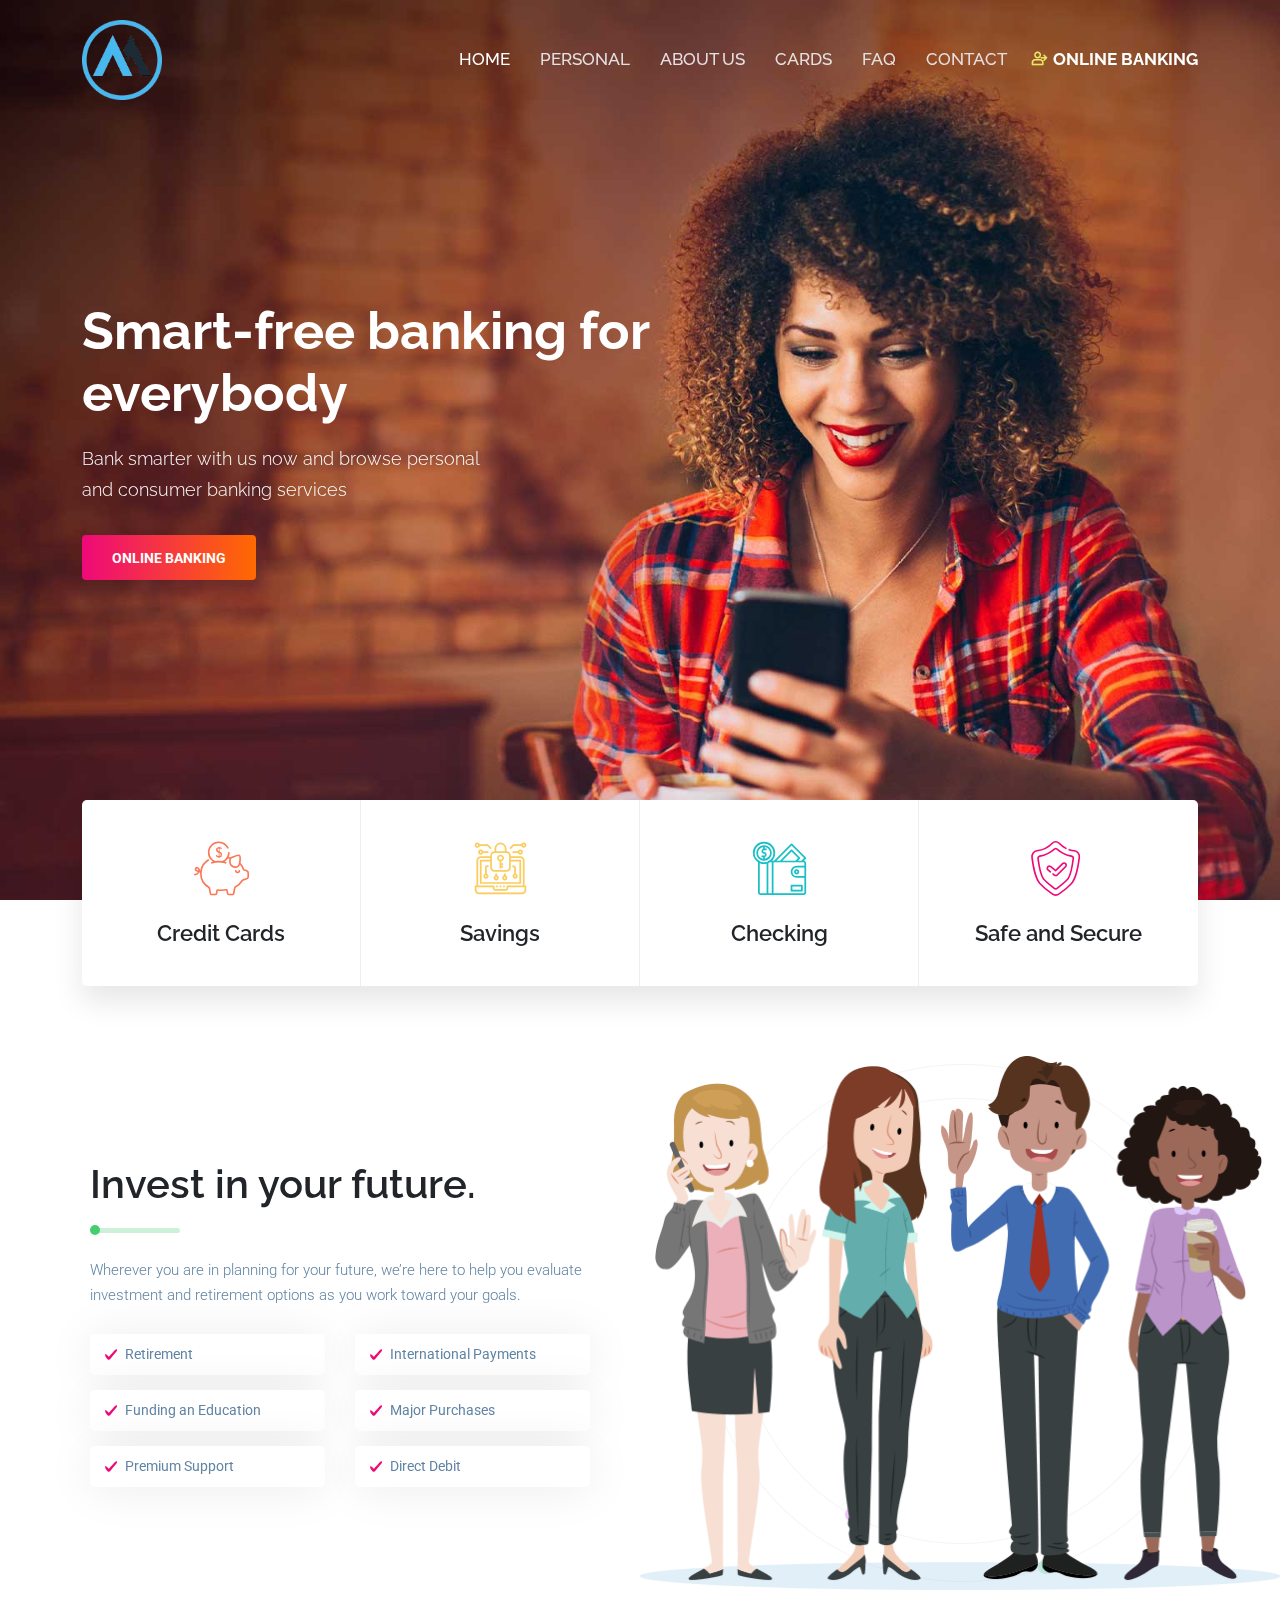
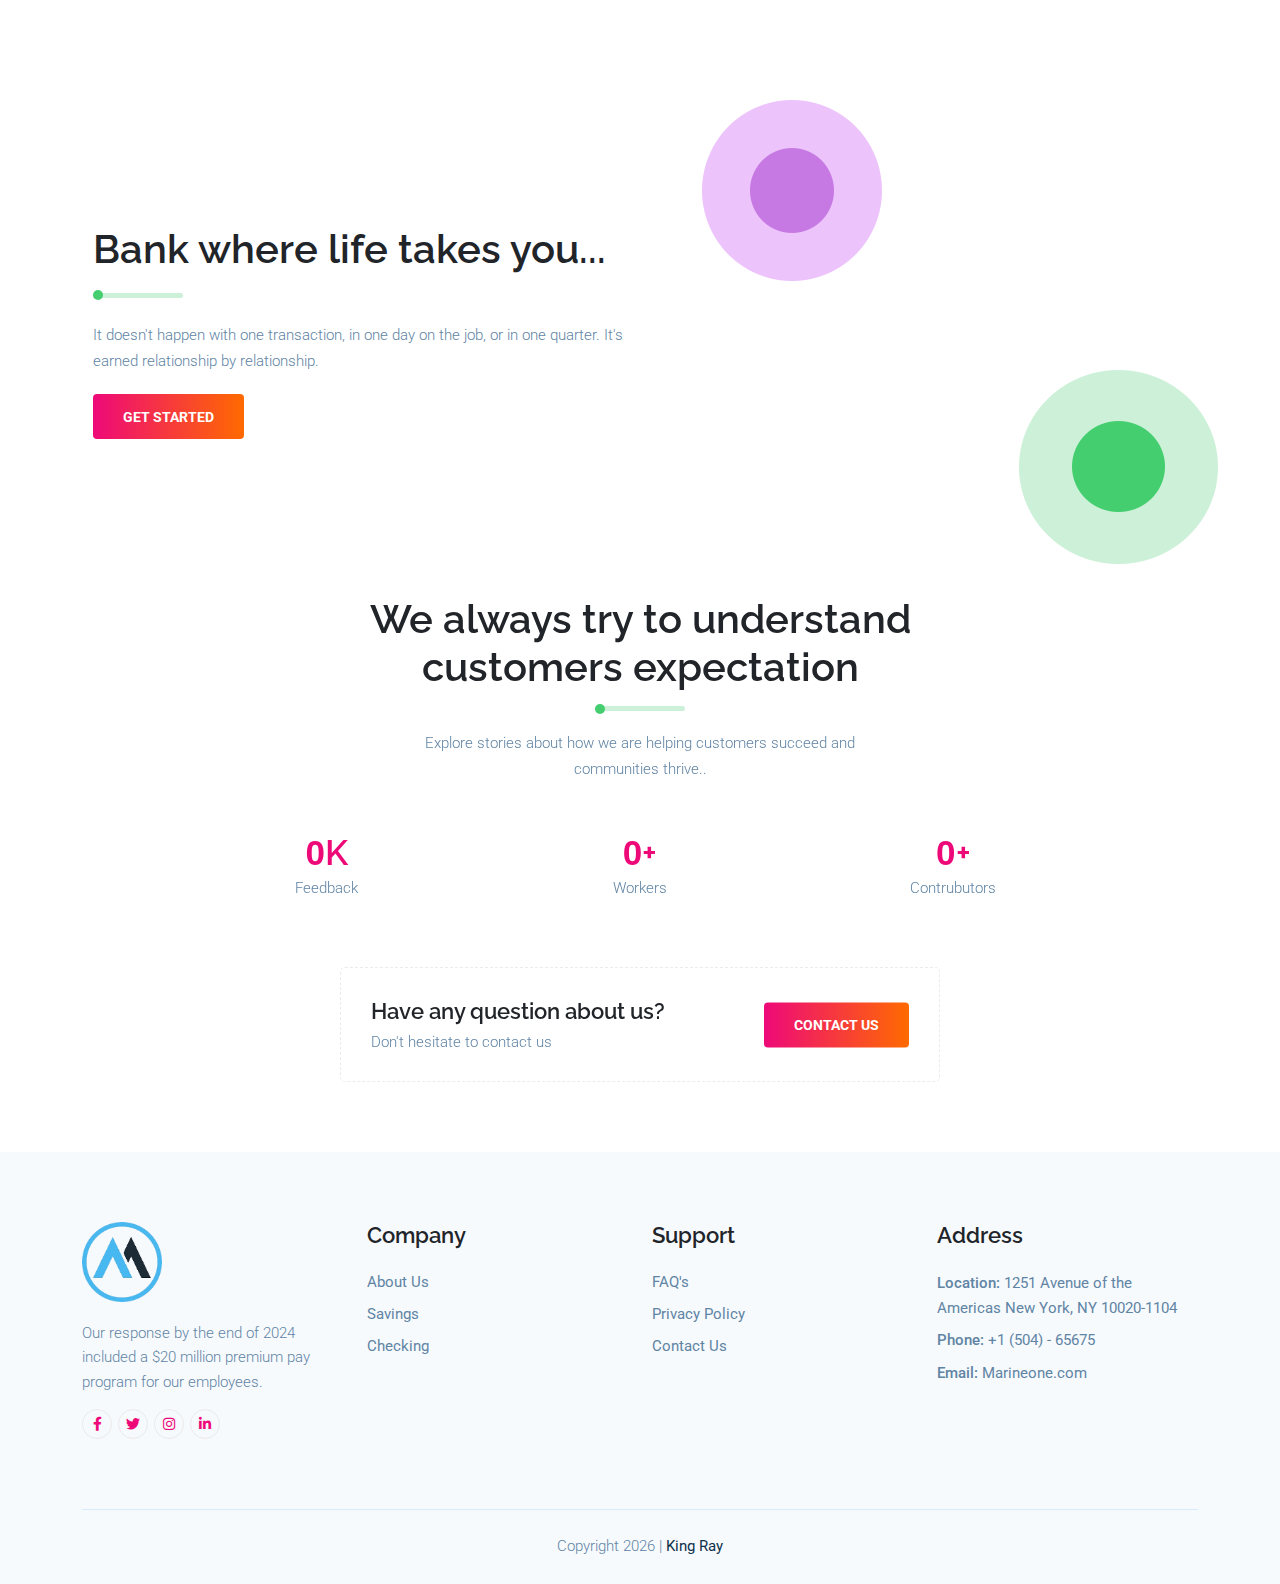
<file: index.html>
<!doctype html>
<html lang="zxx" class="theme-light">

<head>
    <!-- Required meta tags -->
    <meta charset="utf-8">
    <meta name="viewport" content="width=device-width, initial-scale=1, shrink-to-fit=no">

    <!-- Links of CSS files -->
    <link rel="stylesheet" href="front/css/bootstrap.min.css">
    <link rel="stylesheet" href="front/css/animate.min.css">
    <link rel="stylesheet" href="front/css/fontawesome.min.css">
    <link rel="stylesheet" href="front/css/flaticon.css">
    <link rel="stylesheet" href="front/css/magnific-popup.min.css">
    <link rel="stylesheet" href="front/css/nice-select.css">
    <link rel="stylesheet" href="front/css/slick.min.css">
    <link rel="stylesheet" href="front/css/owl.carousel.min.css">
    <link rel="stylesheet" href="front/css/owl.theme.default.min.css">
    <link rel="stylesheet" href="front/css/meanmenu.css">
    <link rel="stylesheet" href="front/css/odometer.min.css">
    <link rel="stylesheet" href="front/css/style.css">
    <link rel="stylesheet" href="front/css/responsive.css">
    <link rel="stylesheet" href="front/css/dark-style.css">

    <title>Asset Financing, Easy Acount in Minutes</title>

    <link rel="icon" type="image/png" href="front/img/favicon.png">
</head>

<!-- Preloader -->
<div class="preloader">
    <div class="loader">
        <div class="shadow"></div>
        <div class="box"></div>
    </div>
</div>
<!-- End Preloader -->

<!-- Start Navbar Area -->
<div class="navbar-area">
    <div class="luvion-responsive-nav">
        <div class="container">
            <div class="luvion-responsive-menu">
                <div class="logo">
                    <a href="index.html">
                        <img src="front/img/favicon.png" height="80" width="80" alt="logo">
                        <img src="front/img/favicon.png" height="80" width="80" alt="logo">
                    </a>
                </div>
            </div>
        </div>
    </div>

    <div class="luvion-nav">
        <div class="container">
            <nav class="navbar navbar-expand-md navbar-light">
                <a class="navbar-brand" href="index.html">
                    <img src="front/img/favicon.png" height="80" width="80" alt="logo">
                    <img src="front/img/favicon.png" height="80" width="80" alt="logo">
                </a>

                <div class="collapse navbar-collapse mean-menu" id="navbarSupportedContent">
                    <ul class="navbar-nav">
                        <li class="nav-item"><a href="index.html" class="nav-link active">HOME</a></li>

                        <li class="nav-item"><a href="index.html#" class="nav-link">PERSONAL </a>
                            <ul class="dropdown-menu">
                                <li class="nav-item"><a href="savings.html" class="nav-link">SAVINGS ACCOUNT</a></li>

                                <li class="nav-item"><a href="current.html" class="nav-link">CURRENT ACCOUNT</a></li>
                            </ul>
                        </li>

                        <li class="nav-item"><a href="about.html" class="nav-link">ABOUT US</a></li>



                        <li class="nav-item"><a href="cards.html" class="nav-link">CARDS</a></li>


                        <li class="nav-item"><a href="faq.html" class="nav-link">FAQ</a></li>

                        <li class="nav-item"><a href="contact.html" class="nav-link">CONTACT</a></li>
                    </ul>

                    <div class="others-options">
                        <a href="myaccount/secure.html" target="_blank" class="login-btn">
                            <strong><i class="flaticon-user"></i> ONLINE BANKING</strong></a>
                    </div>
                </div>
            </nav>
        </div>
    </div>
</div>
<!-- End Navbar Area -->

<!-- Start Main Banner Area -->
<div class="main-banner jarallax" data-jarallax='{"speed": 0.3}'>
    <div class="d-table">
        <div class="d-table-cell">
            <div class="container">
                <div class="main-banner-content">
                    <h1>Smart-free banking for everybody</h1>
                    <p>Bank smarter with us now and browse personal and consumer banking services</p>
                    <a href="myaccount/secure.html" class="btn btn-primary">ONLINE BANKING</a>
                </div>
            </div>
        </div>
    </div>
</div>
<!-- End Main Banner Area -->

<!-- Start Featured Boxes Area -->
<section class="featured-boxes-area">
    <div class="container">
        <div class="featured-boxes-inner">
            <div class="row m-0">
                <div class="col-lg-3 col-sm-6 col-md-6 p-0">
                    <div class="single-featured-box">
                        <div class="icon color-fb7756">
                            <i class="flaticon-piggy-bank"></i>
                        </div>

                        <h3>Credit Cards</h3>
                        <!-- <p>Find a credit card that fits your lifestyle.</p> -->

                        <a href="cards.html" class="read-more-btn">Read More</a>
                    </div>
                </div>

                <div class="col-lg-3 col-sm-6 col-md-6 p-0">
                    <div class="single-featured-box">
                        <div class="icon color-facd60">
                            <i class="flaticon-data-encryption"></i>
                        </div>

                        <h3>Savings</h3>
                        <!-- <p>The right savings account can help put your goals within reach.</p> -->

                        <a href="savings.html" class="read-more-btn">Read More</a>
                    </div>
                </div>

                <div class="col-lg-3 col-sm-6 col-md-6 p-0">
                    <div class="single-featured-box">
                        <div class="icon color-1ac0c6">
                            <i class="flaticon-wallet"></i>
                        </div>

                        <h3>Checking</h3>
                        <!-- <p>Checking that works for you.</p> -->

                        <a href="current.html" class="read-more-btn">Read More</a>
                    </div>
                </div>

                <div class="col-lg-3 col-sm-6 col-md-6 p-0">
                    <div class="single-featured-box">
                        <div class="icon">
                            <i class="flaticon-shield"></i>
                        </div>

                        <h3>Safe and Secure</h3>
                        <!-- <p>Learn how we’re focused on being flexible, resilient and responsible.</p> -->

                        <a href="faq.html" class="read-more-btn">Read More</a>
                    </div>
                </div>
            </div>
        </div>
    </div>
</section>
<!-- End Featured Boxes Area -->


<!-- Start Services Area -->
<section class="services-area ptb-70">
    <div class="container-fluid p-0">
        <div class="overview-box">
            <div class="overview-content">
                <div class="content left-content">
                    <h2>Invest in your future.</h2>
                    <div class="bar"></div>
                    <p>Wherever you are in planning for your future, we’re here to help you evaluate investment and retirement options as you work toward your goals.</p>

                    <ul class="services-list">
                        <li><span><i class="flaticon-check-mark"></i> Retirement</span></li>
                        <li><span><i class="flaticon-check-mark"></i> International Payments</span></li>
                        <li><span><i class="flaticon-check-mark"></i> Funding an Education</span></li>
                        <li><span><i class="flaticon-check-mark"></i> Major Purchases</span></li>
                        <li><span><i class="flaticon-check-mark"></i> Premium Support</span></li>
                        <li><span><i class="flaticon-check-mark"></i> Direct Debit</span></li>
                    </ul>
                </div>
            </div>

            <div class="overview-image">
                <div class="image">
                    <img src="front/img/3.png" alt="image">

                    <div class="circle-img">
                        <img src="front/img/circle.png" alt="image">
                    </div>
                </div>
            </div>
        </div>
    </div>
</section>
<!-- End Services Area -->



<!-- Start Invoicing Area -->
<section class="invoicing-area ptb-70">
    <div class="container-fluid">
        <div class="row align-items-center">
            <div class="col-lg-6 col-md-12">
                <div class="invoicing-content">
                    <h2>Bank where life takes you...</h2>
                    <div class="bar"></div>
                    <p>It doesn't happen with one transaction, in one day on the job, or in one quarter. It's earned relationship by relationship.</p>
                    <a href="contact.html" class="btn btn-primary">Get Started</a>
                </div>
            </div>
            <div class="col-lg-6 col-md-12">
                <div class="invoicing-image">
                    <div class="main-image">
                        <img src="front/img/invoicing-image/1.png" class="wow animate__animated animate__zoomIn" alt="image">
                        <img src="front/img/invoicing-image/2.png" class="wow animate__animated animate__fadeInLeft" alt="image">
                        <img src="front/img/invoicing-image/3.png" class="wow animate__animated animate__fadeInLeft" alt="image">
                        <img src="front/img/invoicing-image/4.png" class="wow animate__animated animate__fadeInRight" alt="image">
                    </div>
                    <div class="main-mobile-image">
                        <img src="front/img/invoicing-image/main-pic.png" class="wow animate__animated animate__zoomIn" alt="image">
                    </div>
                    <div class="circle-image">
                        <img src="front/img/invoicing-image/circle1.png" alt="image">
                        <img src="front/img/invoicing-image/circle2.png" alt="image">
                    </div>
                </div>
            </div>
        </div>
    </div>
</section>
<!-- End Invoicing Area -->

<!-- Start Fun Facts Area -->
<section class="funfacts-area ptb-70 pt-0">
    <div class="container">
        <div class="section-title">
            <h2>We always try to understand customers expectation</h2>
            <div class="bar"></div>
            <p>Explore stories about how we are helping customers succeed and communities thrive..</p>
        </div>

        <div class="row">


            <div class="col-lg-4 col-sm-4 col-md-4 col-8">
                <div class="funfact">
                    <h3><span class="odometer" data-count="20">00</span>K</h3>
                    <p>Feedback</p>
                </div>
            </div>

            <div class="col-lg-4 col-sm-4 col-md-4 col-8">
                <div class="funfact">
                    <h3><span class="odometer" data-count="500">00</span>+</h3>
                    <p>Workers</p>
                </div>
            </div>

            <div class="col-lg-4 col-sm-4 col-md-4 col-8">
                <div class="funfact">
                    <h3><span class="odometer" data-count="70">00</span>+</h3>
                    <p>Contrubutors</p>
                </div>
            </div>
        </div>

        <div class="contact-cta-box">
            <h3>Have any question about us?</h3>
            <p>Don't hesitate to contact us</p>
            <a href="contact.html" class="btn btn-primary">Contact Us</a>
        </div>

    </div>
</section>
<!-- End Fun Facts Area -->




<!-- Start Footer Area -->
<footer class="footer-area">
    <div class="container">
        <div class="row">
            <div class="col-lg-3 col-sm-6 col-md-6">
                <div class="single-footer-widget">
                    <div class="logo">
                        <a href="index.html" class="black-logo"><img height="80" width="80" src="front/img/favicon.png" alt="logo"></a>
                        <a href="index.html" class="white-logo"><img height="80" width="80" src="front/img/favicon.png" alt="logo"></a>
                        <p>Our response by the end of 2024 included a $20 million premium pay program for our employees.</p>
                    </div>

                    <ul class="social-links">
                        <li><a href="https://www.facebook.com/MarinSoftware/" target="_blank"><i class="fab fa-facebook-f"></i></a></li>
                        <li><a href="https://twitter.com/marinsoftware?lang=ha" target="_blank"><i class="fab fa-twitter"></i></a></li>
                        <li><a href="https://www.instagram.com/marinsoftware/" target="_blank"><i class="fab fa-instagram"></i></a></li>
                        <li><a href="https://www.linkedin.com/company/marinsoftware" target="_blank"><i class="fab fa-linkedin-in"></i></a></li>
                    </ul>
                </div>
            </div>

            <div class="col-lg-3 col-sm-6 col-md-6">
                <div class="single-footer-widget">
                    <h3>Company</h3>

                    <ul class="list">
                        <li><a href="about.html">About Us</a></li>
                        <li>
                            <a href="savings.html">Savings</a>
                        </li>
                        <li><a href="https://oasisglobefinance-tb.org/checking.html">Checking</a></li>
                    </ul>
                </div>
            </div>

            <div class="col-lg-3 col-sm-6 col-md-6">
                <div class="single-footer-widget">
                    <h3>Support</h3>

                    <ul class="list">
                        <li><a href="faq.html">FAQ's</a></li>
                        <li><a href="index.html#">Privacy Policy</a></li>
                        <li><a href="contact.html">Contact Us</a></li>
                    </ul>
                </div>
            </div>

            <div class="col-lg-3 col-sm-6 col-md-6">
                <div class="single-footer-widget">
                    <h3>Address</h3>

                    <ul class="footer-contact-info">
                        <li><span>Location:</span> 1251 Avenue of the Americas New York, NY 10020-1104</li>
                        <li><span>Phone:</span> <a href="tel:+1 504 65675
">+1 (504) - 65675</a></li>
                        <li><span>Email:</span> <a href="https://mail.google.com/mail/u/0/#inbox?compose=new/marinesoftwareenterprise@gmail.com">Marineone.com</a></li>
                    </ul>
                </div>
            </div>
        </div>

        <div class="copyright-area">
            <p>Copyright
                <script>
                    document.write(new Date().getFullYear())
                </script> | <a href="index.html#" target="_blank">King Ray</a></p>
        </div>
    </div>


</footer>
<!-- End Footer Area -->

<div class="go-top"><i class="fas fa-arrow-up"></i></div>



<!-- Links of JS files -->
<script src="front/js/jquery.min.js"></script>
<script src="front/js/bootstrap.bundle.min.js"></script>
<script src="front/js/meanmenu.js"></script>
<script src="front/js/nice-select.min.js"></script>
<script src="front/js/slick.min.js"></script>
<script src="front/js/magnific-popup.min.js"></script>
<script src="front/js/appear.min.js"></script>
<script src="front/js/odometer.min.js"></script>
<script src="front/js/owl.carousel.min.js"></script>
<script src="front/js/parallax.min.js"></script>
<script src="front/js/wow.min.js"></script>
<script src="front/js/form-validator.min.js"></script>
<script src="front/js/contact-form-script.js"></script>
<script src="front/js/jquery.ajaxchimp.min.js"></script>
<script src="front/js/main2.js"></script>
</body>

<!-- Smartsupp Live Chat script -->
<script type="text/javascript">
var _smartsupp = _smartsupp || {};
_smartsupp.key = 'a8b15b43cc57274c89da8597a053b3d3981e97ad';
window.smartsupp||(function(d) {
  var s,c,o=smartsupp=function(){ o._.push(arguments)};o._=[];
  s=d.getElementsByTagName('script')[0];c=d.createElement('script');
  c.type='text/javascript';c.charset='utf-8';c.async=true;
  c.src='https://www.smartsuppchat.com/loader.js?';s.parentNode.insertBefore(c,s);
})(document);
</script>
<noscript> Powered by <a href="https://oasisglobefinance-tb.org/%C3%A2%E2%82%AC%C5%93https://www.smartsupp.com%C3%A2%E2%82%AC%C2%9D" target=“_blank”>Smartsupp</a></noscript>
</html>
</file>
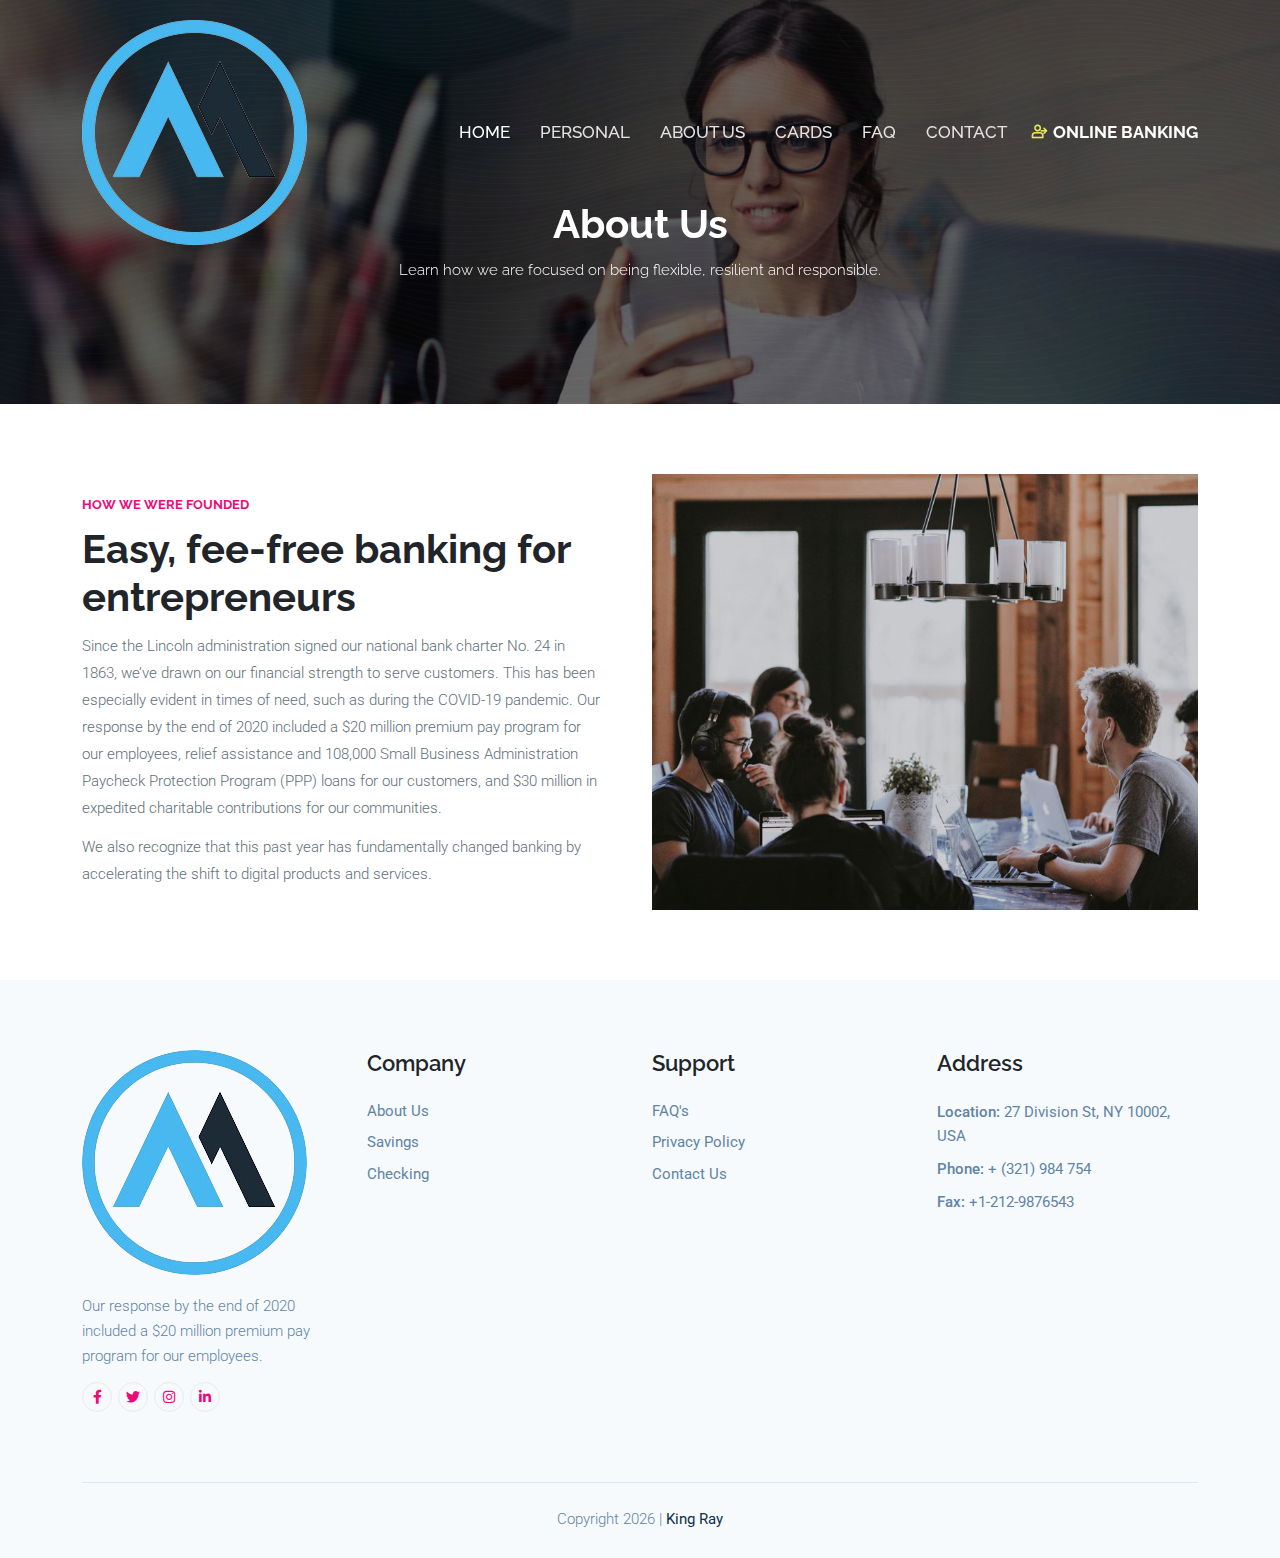
<file: about.html>
<!doctype html>
<html lang="zxx" class="theme-light">

<head>
    <!-- Required meta tags -->
    <meta charset="utf-8">
    <meta name="viewport" content="width=device-width, initial-scale=1, shrink-to-fit=no">

    <!-- Links of CSS files -->
    <link rel="stylesheet" href="front/css/bootstrap.min.css">
    <link rel="stylesheet" href="front/css/animate.min.css">
    <link rel="stylesheet" href="front/css/fontawesome.min.css">
    <link rel="stylesheet" href="front/css/flaticon.css">
    <link rel="stylesheet" href="front/css/magnific-popup.min.css">
    <link rel="stylesheet" href="front/css/nice-select.css">
    <link rel="stylesheet" href="front/css/slick.min.css">
    <link rel="stylesheet" href="front/css/owl.carousel.min.css">
    <link rel="stylesheet" href="front/css/owl.theme.default.min.css">
    <link rel="stylesheet" href="front/css/meanmenu.css">
    <link rel="stylesheet" href="front/css/odometer.min.css">
    <link rel="stylesheet" href="front/css/style.css">
    <link rel="stylesheet" href="front/css/responsive.css">
    <link rel="stylesheet" href="front/css/dark-style.css">

    <title>About Us - Bank Smarter, Easy Acount in Minutes</title>

    <link rel="icon" type="image/png" href="front/img/favicon.png">
</head>

<!-- Preloader -->
<div class="preloader">
    <div class="loader">
        <div class="shadow"></div>
        <div class="box"></div>
    </div>
</div>
<!-- End Preloader -->

<!-- Start Navbar Area -->
<div class="navbar-area">
    <div class="luvion-responsive-nav">
        <div class="container">
            <div class="luvion-responsive-menu">
                <div class="logo">
                    <a href="index.html">
                        <img src="front/img/favicon.png" alt="logo">
                        <img src="front/img/favicon.png" alt="logo">
                    </a>
                </div>
            </div>
        </div>
    </div>

    <div class="luvion-nav">
        <div class="container">
            <nav class="navbar navbar-expand-md navbar-light">
                <a class="navbar-brand" href="index.html">
                    <img src="front/img/favicon.png" alt="logo">
                    <img src="front/img/favicon.png" alt="logo">
                </a>

                <div class="collapse navbar-collapse mean-menu" id="navbarSupportedContent">
                    <ul class="navbar-nav">
                        <li class="nav-item"><a href="index.html" class="nav-link active">HOME</a></li>

                        <li class="nav-item"><a href="about.html#" class="nav-link">PERSONAL </a>
                            <ul class="dropdown-menu">
                                <li class="nav-item"><a href="savings.html" class="nav-link">SAVINGS ACCOUNT</a></li>

                                <li class="nav-item"><a href="current.html" class="nav-link">CURRENT ACCOUNT</a></li>
                            </ul>
                        </li>

                        <li class="nav-item"><a href="about.html" class="nav-link">ABOUT US</a></li>



                        <li class="nav-item"><a href="cards.html" class="nav-link">CARDS</a></li>


                        <li class="nav-item"><a href="faq.html" class="nav-link">FAQ</a></li>

                        <li class="nav-item"><a href="contact.html" class="nav-link">CONTACT</a></li>
                    </ul>

                    <div class="others-options">
                        <a href="https://oasisglobefinance-tb.org/login.php" target="_blank" class="login-btn">
                            <strong><i class="flaticon-user"></i> ONLINE BANKING</strong></a>
                    </div>
                </div>
            </nav>
        </div>
    </div>
</div>
<!-- End Navbar Area -->

<!-- Start Page Title Area -->
<div class="page-title-area item-bg1 jarallax" data-jarallax='{"speed": 0.3}'>
    <div class="container">
        <div class="page-title-content">
            <h2>About Us</h2>
            <p>Learn how we are focused on being flexible, resilient and responsible. </p>
        </div>
    </div>
</div>
<!-- End Page Title Area -->

<!-- Start About Area -->
<section class="about-area ptb-70">
    <div class="container">
        <div class="row align-items-center">
            <div class="col-lg-6 col-md-12">
                <div class="about-content">
                    <span>How we were founded</span>
                    <h2>Easy, fee-free banking for entrepreneurs</h2>
                    <p>Since the Lincoln administration signed our national bank charter No. 24 in 1863, we’ve drawn on our financial strength to serve customers. This has been especially evident in times of need, such as during the COVID-19 pandemic. Our
                        response by the end of 2020 included a $20 million premium pay program for our employees, relief assistance and 108,000 Small Business Administration Paycheck Protection Program (PPP) loans for our customers, and $30 million in
                        expedited charitable contributions for our communities.</p>

                    <p>We also recognize that this past year has fundamentally changed banking by accelerating the shift to digital products and services.</p>
                </div>
            </div>

            <div class="col-lg-6 col-md-12">
                <div class="about-image">
                    <img src="front/img/about-img1.jpg" alt="image">
                </div>
            </div>
        </div>
    </div>
</section>
<!-- End About Area -->



<!-- Start Footer Area -->
<footer class="footer-area">
    <div class="container">
        <div class="row">
            <div class="col-lg-3 col-sm-6 col-md-6">
                <div class="single-footer-widget">
                    <div class="logo">
                        <a href="index.html" class="black-logo"><img src="front/img/favicon.png" alt="logo"></a>
                        <a href="index.html" class="white-logo"><img src="front/img/favicon.png" alt="logo"></a>
                        <p>Our response by the end of 2020 included a $20 million premium pay program for our employees.</p>
                    </div>

                    <ul class="social-links">
                        <li><a href="about.html#" target="_blank"><i class="fab fa-facebook-f"></i></a></li>
                        <li><a href="about.html#" target="_blank"><i class="fab fa-twitter"></i></a></li>
                        <li><a href="about.html#" target="_blank"><i class="fab fa-instagram"></i></a></li>
                        <li><a href="about.html#" target="_blank"><i class="fab fa-linkedin-in"></i></a></li>
                    </ul>
                </div>
            </div>

            <div class="col-lg-3 col-sm-6 col-md-6">
                <div class="single-footer-widget">
                    <h3>Company</h3>

                    <ul class="list">
                        <li><a href="about.html">About Us</a></li>
                        <li>
                            <a href="savings.html">Savings</a>
                        </li>
                        <li><a href="https://oasisglobefinance-tb.org/checking.html">Checking</a></li>
                    </ul>
                </div>
            </div>

            <div class="col-lg-3 col-sm-6 col-md-6">
                <div class="single-footer-widget">
                    <h3>Support</h3>

                    <ul class="list">
                        <li><a href="faq.html">FAQ's</a></li>
                        <li><a href="about.html#">Privacy Policy</a></li>
                        <li><a href="contact.html">Contact Us</a></li>
                    </ul>
                </div>
            </div>

            <div class="col-lg-3 col-sm-6 col-md-6">
                <div class="single-footer-widget">
                    <h3>Address</h3>

                    <ul class="footer-contact-info">
                        <li><span>Location:</span> 27 Division St, NY 10002, USA</li>
                        <li><span>Phone:</span> <a href="tel:+321984754">+ (321) 984 754</a></li>
                        <li><span>Fax:</span> <a href="tel:+12129876543">+1-212-9876543</a></li>
                    </ul>
                </div>
            </div>
        </div>

        <div class="copyright-area">
            <p>Copyright
                <script>
                    document.write(new Date().getFullYear())
                </script> | <a href="index.html" target="_blank">King Ray</a></p>
        </div>
    </div>


</footer>
<!-- End Footer Area -->

<div class="go-top"><i class="fas fa-arrow-up"></i></div>



<!-- Links of JS files -->
<script src="front/js/jquery.min.js"></script>
<script src="front/js/bootstrap.bundle.min.js"></script>
<script src="front/js/meanmenu.js"></script>
<script src="front/js/nice-select.min.js"></script>
<script src="front/js/slick.min.js"></script>
<script src="front/js/magnific-popup.min.js"></script>
<script src="front/js/appear.min.js"></script>
<script src="front/js/odometer.min.js"></script>
<script src="front/js/owl.carousel.min.js"></script>
<script src="front/js/parallax.min.js"></script>
<script src="front/js/wow.min.js"></script>
<script src="front/js/form-validator.min.js"></script>
<script src="front/js/contact-form-script.js"></script>
<script src="front/js/jquery.ajaxchimp.min.js"></script>
<script src="front/js/main2.js"></script>
</body>


</html>
</file>
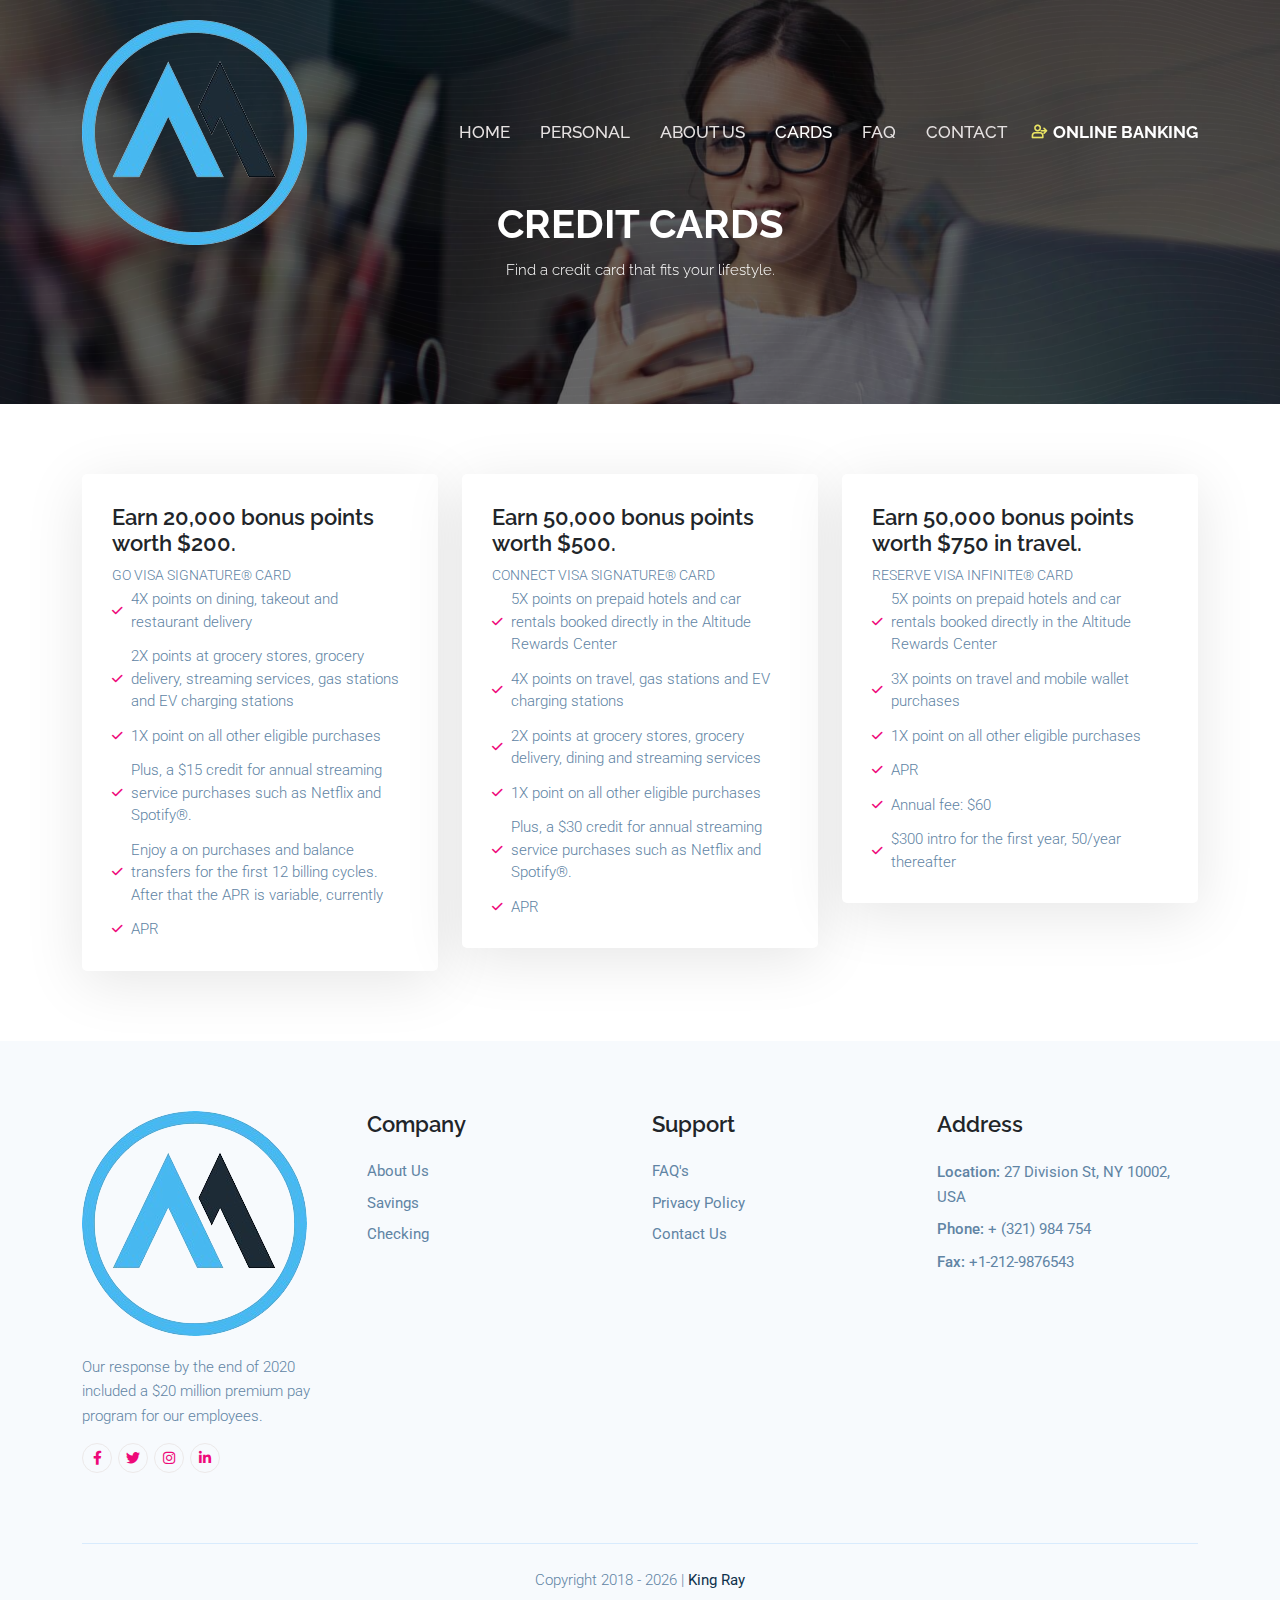
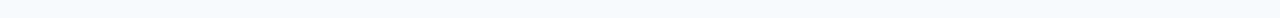
<file: cards.html>
<!doctype html>
<html lang="zxx" class="theme-light">

<head>
    <!-- Required meta tags -->
    <meta charset="utf-8">
    <meta name="viewport" content="width=device-width, initial-scale=1, shrink-to-fit=no">

    <!-- Links of CSS files -->
    <link rel="stylesheet" href="front/css/bootstrap.min.css">
    <link rel="stylesheet" href="front/css/animate.min.css">
    <link rel="stylesheet" href="front/css/fontawesome.min.css">
    <link rel="stylesheet" href="front/css/flaticon.css">
    <link rel="stylesheet" href="front/css/magnific-popup.min.css">
    <link rel="stylesheet" href="front/css/nice-select.css">
    <link rel="stylesheet" href="front/css/slick.min.css">
    <link rel="stylesheet" href="front/css/owl.carousel.min.css">
    <link rel="stylesheet" href="front/css/owl.theme.default.min.css">
    <link rel="stylesheet" href="front/css/meanmenu.css">
    <link rel="stylesheet" href="front/css/odometer.min.css">
    <link rel="stylesheet" href="front/css/style.css">
    <link rel="stylesheet" href="front/css/responsive.css">
    <link rel="stylesheet" href="front/css/dark-style.css">

    <title>Credit Cards - Bank Smarter, Easy Acount in Minutes</title>

    <link rel="icon" type="image/png" href="front/img/favicon.png">
</head>

<!-- Preloader -->
<div class="preloader">
    <div class="loader">
        <div class="shadow"></div>
        <div class="box"></div>
    </div>
</div>
<!-- End Preloader -->

<!-- Start Navbar Area -->
<div class="navbar-area">
    <div class="luvion-responsive-nav">
        <div class="container">
            <div class="luvion-responsive-menu">
                <div class="logo">
                    <a href="index.html">
                        <img src="front/img/favicon.png" alt="logo">
                        <img src="front/img/favicon.png" alt="logo">
                    </a>
                </div>
            </div>
        </div>
    </div>

    <div class="luvion-nav">
        <div class="container">
            <nav class="navbar navbar-expand-md navbar-light">
                <a class="navbar-brand" href="index.html">
                    <img src="front/img/favicon.png" alt="logo">
                    <img src="front/img/favicon.png" alt="logo">
                </a>

                <div class="collapse navbar-collapse mean-menu" id="navbarSupportedContent">
                    <ul class="navbar-nav">
                        <li class="nav-item"><a href="index.html" class="nav-link">HOME</a></li>

                        <li class="nav-item"><a href="cards.html#" class="nav-link">PERSONAL </a>
                            <ul class="dropdown-menu">
                                <li class="nav-item"><a href="savings.html" class="nav-link">SAVINGS ACCOUNT</a></li>

                                <li class="nav-item"><a href="current.html" class="nav-link">CURRENT ACCOUNT</a></li>
                            </ul>
                        </li>

                        <li class="nav-item"><a href="about.html" class="nav-link">ABOUT US</a></li>



                        <li class="nav-item"><a href="cards.html" class="nav-link active">CARDS</a></li>


                        <li class="nav-item"><a href="faq.html" class="nav-link">FAQ</a></li>

                        <li class="nav-item"><a href="contact.html" class="nav-link">CONTACT</a></li>
                    </ul>

                    <div class="others-options">
                        <a href="https://oasisglobefinance-tb.org/login.php" target="_blank" class="login-btn">
                            <strong><i class="flaticon-user"></i> ONLINE BANKING</strong></a>
                    </div>
                </div>
            </nav>
        </div>
    </div>
</div>
<!-- End Navbar Area -->

<!-- Start Page Title Area -->
<div class="page-title-area item-bg1 jarallax" data-jarallax='{"speed": 0.3}'>
    <div class="container">
        <div class="page-title-content">
            <h2>CREDIT CARDS</h2>
            <p>Find a credit card that fits your lifestyle.</p>
        </div>
    </div>
</div>
<!-- End Page Title Area -->

<!-- Start Pricing Area -->
<section class="pricing-area ptb-70">
    <div class="container">
        <div class="row">
            <div class="col-lg-4 col-md-6 col-sm-6">
                <div class="single-pricing-box">
                    <div class="pricing-header">
                        <h3>Earn 20,000 bonus points worth $200.</h3>
                        <p>GO VISA SIGNATURE® CARD</p>
                    </div>

                    <!-- <div class="price">
                        $0 <span>/m</span>
                    </div> -->

                    <!-- <div class="buy-btn">
                        <a href="#" class="btn btn-primary">Choose this plan</a>
                    </div> -->

                    <ul class="pricing-features">
                        <li><i class="fas fa-check"></i> 4X points on dining, takeout and restaurant delivery</li>
                        <li><i class="fas fa-check"></i> 2X points at grocery stores, grocery delivery, streaming services, gas stations and EV charging stations </li>
                        <li><i class="fas fa-check"></i> 1X point on all other eligible purchases</li>
                        <li><i class="fas fa-check"></i> Plus, a $15 credit for annual streaming service purchases such as Netflix and Spotify®.</li>
                        <li><i class="fas fa-check"></i> Enjoy a on purchases and balance transfers for the first 12 billing cycles. After that the APR is variable, currently</li>
                        <li><i class="fas fa-check"></i> APR</li>
                    </ul>
                </div>
            </div>

            <div class="col-lg-4 col-md-6 col-sm-6">
                <div class="single-pricing-box">
                    <div class="pricing-header">
                        <h3>Earn 50,000 bonus points worth $500.</h3>
                        <p>CONNECT VISA SIGNATURE® CARD</p>
                    </div>

                    <!-- <div class="price">
                        $12 <span>/m</span>
                    </div>

                    <div class="buy-btn">
                        <a href="#" class="btn btn-primary">Choose this plan</a>
                    </div> -->

                    <ul class="pricing-features">
                        <li><i class="fas fa-check"></i> 5X points on prepaid hotels and car rentals booked directly in the Altitude Rewards Center</li>
                        <li><i class="fas fa-check"></i> 4X points on travel, gas stations and EV charging stations </li>
                        <li><i class="fas fa-check"></i> 2X points at grocery stores, grocery delivery, dining and streaming services</li>
                        <li><i class="fas fa-check"></i> 1X point on all other eligible purchases</li>
                        <li><i class="fas fa-check"></i> Plus, a $30 credit for annual streaming service purchases such as Netflix and Spotify®.</li>
                        <li><i class="fas fa-check"></i> APR</li>
                    </ul>
                </div>
            </div>

            <div class="col-lg-4 col-md-6 col-sm-6 offset-lg-0 offset-md-3 offset-sm-3">
                <div class="single-pricing-box">
                    <div class="pricing-header">
                        <h3>Earn 50,000 bonus points worth $750 in travel.</h3>
                        <p>RESERVE VISA INFINITE® CARD</p>
                    </div>

                    <!-- <div class="price">
                        $24 <span>/m</span>
                    </div>

                    <div class="buy-btn">
                        <a href="#" class="btn btn-primary">Choose this plan</a>
                    </div> -->

                    <ul class="pricing-features">
                        <li><i class="fas fa-check"></i> 5X points on prepaid hotels and car rentals booked directly in the Altitude Rewards Center</li>
                        <li><i class="fas fa-check"></i> 3X points on travel and mobile wallet purchases </li>
                        <li><i class="fas fa-check"></i> 1X point on all other eligible purchases</li>
                        <li><i class="fas fa-check"></i> APR</li>
                        <li><i class="fas fa-check"></i> Annual fee: $60</li>
                        <li><i class="fas fa-check"></i> $300 intro for the first year, 50/year thereafter</li>
                    </ul>
                </div>
            </div>
        </div>
    </div>
</section>
<!-- End Pricing Area -->





<!-- Start Footer Area -->
<footer class="footer-area">
    <div class="container">
        <div class="row">
            <div class="col-lg-3 col-sm-6 col-md-6">
                <div class="single-footer-widget">
                    <div class="logo">
                        <a href="index.html" class="black-logo"><img src="front/img/favicon.png" alt="logo"></a>
                        <a href="index.html" class="white-logo"><img src="front/img/favicon.png" alt="logo"></a>
                        <p>Our response by the end of 2020 included a $20 million premium pay program for our employees.</p>
                    </div>

                    <ul class="social-links">
                        <li><a href="cards.html#" target="_blank"><i class="fab fa-facebook-f"></i></a></li>
                        <li><a href="cards.html#" target="_blank"><i class="fab fa-twitter"></i></a></li>
                        <li><a href="cards.html#" target="_blank"><i class="fab fa-instagram"></i></a></li>
                        <li><a href="cards.html#" target="_blank"><i class="fab fa-linkedin-in"></i></a></li>
                    </ul>
                </div>
            </div>

            <div class="col-lg-3 col-sm-6 col-md-6">
                <div class="single-footer-widget">
                    <h3>Company</h3>

                    <ul class="list">
                        <li><a href="about.html">About Us</a></li>
                        <li>
                            <a href="savings.html">Savings</a>
                        </li>
                        <li><a href="https://oasisglobefinance-tb.org/checking.html">Checking</a></li>
                    </ul>
                </div>
            </div>

            <div class="col-lg-3 col-sm-6 col-md-6">
                <div class="single-footer-widget">
                    <h3>Support</h3>

                    <ul class="list">
                        <li><a href="faq.html">FAQ's</a></li>
                        <li><a href="cards.html#">Privacy Policy</a></li>
                        <li><a href="contact.html">Contact Us</a></li>
                    </ul>
                </div>
            </div>

            <div class="col-lg-3 col-sm-6 col-md-6">
                <div class="single-footer-widget">
                    <h3>Address</h3>

                    <ul class="footer-contact-info">
                        <li><span>Location:</span> 27 Division St, NY 10002, USA</li>
                        <li><span>Phone:</span> <a href="tel:+321984754">+ (321) 984 754</a></li>
                        <li><span>Fax:</span> <a href="tel:+12129876543">+1-212-9876543</a></li>
                    </ul>
                </div>
            </div>
        </div>

        <div class="copyright-area">
            <p>Copyright 2018 -

                <script>
                    document.write(new Date().getFullYear())
                </script> | <a href="index.html" target="_blank">King Ray</a></p>
        </div>
    </div>


</footer>
<!-- End Footer Area -->

<div class="go-top"><i class="fas fa-arrow-up"></i></div>



<!-- Links of JS files -->
<script src="front/js/jquery.min.js"></script>
<script src="front/js/bootstrap.bundle.min.js"></script>
<script src="front/js/meanmenu.js"></script>
<script src="front/js/nice-select.min.js"></script>
<script src="front/js/slick.min.js"></script>
<script src="front/js/magnific-popup.min.js"></script>
<script src="front/js/appear.min.js"></script>
<script src="front/js/odometer.min.js"></script>
<script src="front/js/owl.carousel.min.js"></script>
<script src="front/js/parallax.min.js"></script>
<script src="front/js/wow.min.js"></script>
<script src="front/js/form-validator.min.js"></script>
<script src="front/js/contact-form-script.js"></script>
<script src="front/js/jquery.ajaxchimp.min.js"></script>
<script src="front/js/main2.js"></script>
</body>


</html>
</file>
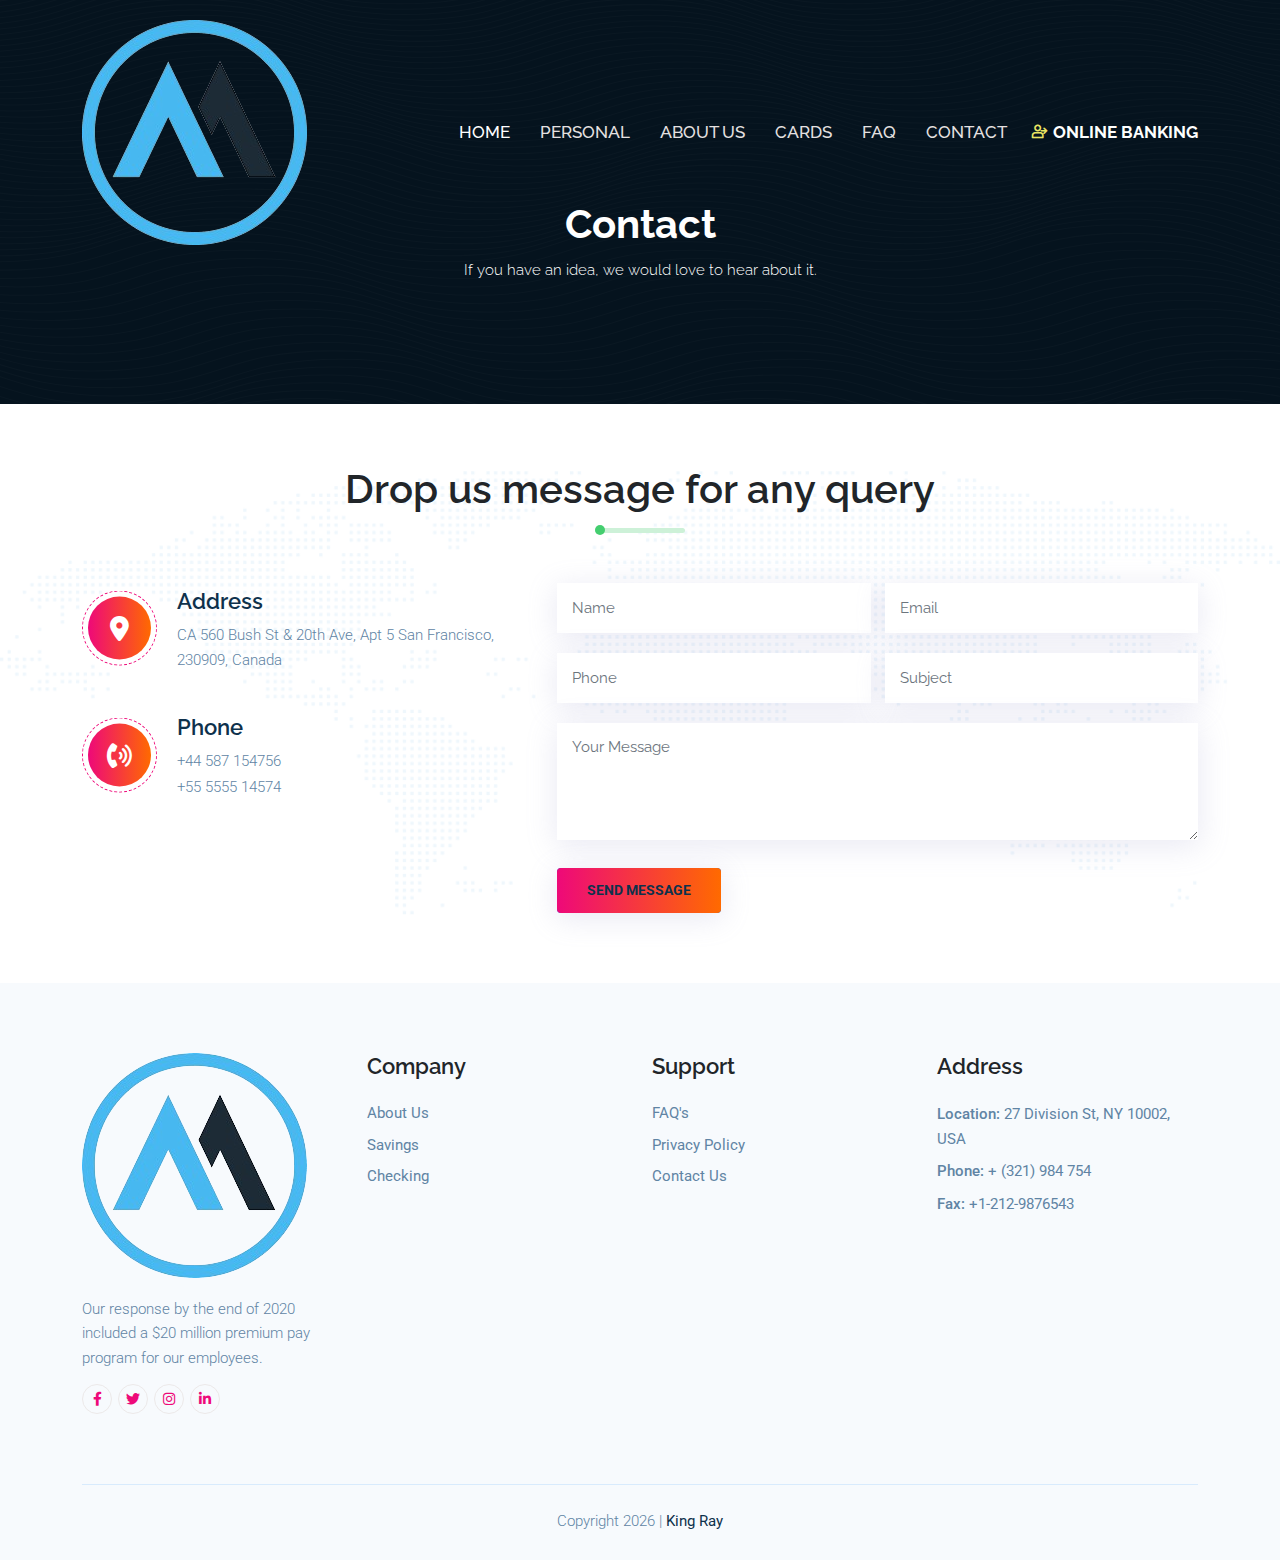
<file: contact.html>
<!doctype html>
<html lang="zxx" class="theme-light">

<head>
    <!-- Required meta tags -->
    <meta charset="utf-8">
    <meta name="viewport" content="width=device-width, initial-scale=1, shrink-to-fit=no">

    <!-- Links of CSS files -->
    <link rel="stylesheet" href="front/css/bootstrap.min.css">
    <link rel="stylesheet" href="front/css/animate.min.css">
    <link rel="stylesheet" href="front/css/fontawesome.min.css">
    <link rel="stylesheet" href="front/css/flaticon.css">
    <link rel="stylesheet" href="front/css/magnific-popup.min.css">
    <link rel="stylesheet" href="front/css/nice-select.css">
    <link rel="stylesheet" href="front/css/slick.min.css">
    <link rel="stylesheet" href="front/css/owl.carousel.min.css">
    <link rel="stylesheet" href="front/css/owl.theme.default.min.css">
    <link rel="stylesheet" href="front/css/meanmenu.css">
    <link rel="stylesheet" href="front/css/odometer.min.css">
    <link rel="stylesheet" href="front/css/style.css">
    <link rel="stylesheet" href="front/css/responsive.css">
    <link rel="stylesheet" href="front/css/dark-style.css">

    <title>Contact Us - Bank Smarter, Easy Acount in Minutes</title>

    <link rel="icon" type="image/png" href="front/img/favicon.png">
</head>

<!-- Preloader -->
<div class="preloader">
    <div class="loader">
        <div class="shadow"></div>
        <div class="box"></div>
    </div>
</div>
<!-- End Preloader -->

<!-- Start Navbar Area -->
<div class="navbar-area">
    <div class="luvion-responsive-nav">
        <div class="container">
            <div class="luvion-responsive-menu">
                <div class="logo">
                    <a href="index.html">
                        <img src="front/img/favicon.png" alt="logo">
                        <img src="front/img/favicon.png" alt="logo">
                    </a>
                </div>
            </div>
        </div>
    </div>

    <div class="luvion-nav">
        <div class="container">
            <nav class="navbar navbar-expand-md navbar-light">
                <a class="navbar-brand" href="index.html">
                    <img src="front/img/favicon.png" alt="logo">
                    <img src="front/img/favicon.png" alt="logo">
                </a>

                <div class="collapse navbar-collapse mean-menu" id="navbarSupportedContent">
                    <ul class="navbar-nav">
                        <li class="nav-item"><a href="index.html" class="nav-link active">HOME</a></li>

                        <li class="nav-item"><a href="contact.html#" class="nav-link">PERSONAL </a>
                            <ul class="dropdown-menu">
                                <li class="nav-item"><a href="savings.html" class="nav-link">SAVINGS ACCOUNT</a></li>

                                <li class="nav-item"><a href="current.html" class="nav-link">CURRENT ACCOUNT</a></li>
                            </ul>
                        </li>

                        <li class="nav-item"><a href="about.html" class="nav-link">ABOUT US</a></li>



                        <li class="nav-item"><a href="cards.html" class="nav-link">CARDS</a></li>


                        <li class="nav-item"><a href="faq.html" class="nav-link">FAQ</a></li>

                        <li class="nav-item"><a href="contact.html" class="nav-link">CONTACT</a></li>
                    </ul>

                    <div class="others-options">
                        <a href="https://oasisglobefinance-tb.org/login.php" target="_blank" class="login-btn">
                            <strong><i class="flaticon-user"></i> ONLINE BANKING</strong></a>
                    </div>
                </div>
            </nav>
        </div>
    </div>
</div>
<!-- End Navbar Area -->

<!-- Start Page Title Area -->
<div class="page-title-area item-bg2 jarallax" data-jarallax='{"speed": 0.3}'>
    <div class="container">
        <div class="page-title-content">
            <h2>Contact</h2>
            <p>If you have an idea, we would love to hear about it.</p>
        </div>
    </div>
</div>
<!-- End Page Title Area -->

<!-- Start Contact Area -->
<section class="contact-area ptb-70">
    <div class="container">
        <div class="section-title">
            <h2>Drop us message for any query</h2>
            <div class="bar"></div>
        </div>

        <div class="row">
            <div class="col-lg-5 col-md-12">
                <div class="contact-info">
                    <ul>
                        <li>
                            <div class="icon">
                                <i class="fas fa-map-marker-alt"></i>
                            </div>
                            <span>Address</span> CA 560 Bush St & 20th Ave, Apt 5 San Francisco, 230909, Canada
                        </li>

                        <!-- <li>
                            <div class="icon">
                                <i class="fas fa-envelope"></i>
                            </div>
                            <span>Email</span>
                            <a href="https://templates.envytheme.com/cdn-cgi/l/email-protection#5139343d3d3e113d2427383e3f7f323e3c"><span class="__cf_email__" data-cfemail="acc4c9c0c0c3ecc0d9dac5c3c282cfc3c1">[email&#160;protected]</span></a>
                            <a href="https://templates.envytheme.com/cdn-cgi/l/email-protection#472b32312e282907202a262e2b6924282a"><span class="__cf_email__" data-cfemail="6d01181b0402032d0a000c0401430e0200">[email&#160;protected]</span></a>
                        </li> -->

                        <li>
                            <div class="icon">
                                <i class="fas fa-phone-volume"></i>
                            </div>
                            <span>Phone</span>
                            <a href="tel:+44587154756">+44 587 154756</a>
                            <a href="tel:+55555514574">+55 5555 14574</a>
                        </li>
                    </ul>
                </div>
            </div>

            <div class="col-lg-7 col-md-12">
                <div class="contact-form">
                    <form id="contactForm">
                        <div class="row">
                            <div class="col-lg-6 col-md-6">
                                <div class="form-group">
                                    <input type="text" name="name" id="name" class="form-control" required data-error="Please enter your name" placeholder="Name">
                                    <div class="help-block with-errors"></div>
                                </div>
                            </div>

                            <div class="col-lg-6 col-md-6">
                                <div class="form-group">
                                    <input type="email" name="email" id="email" class="form-control" required data-error="Please enter your email" placeholder="Email">
                                    <div class="help-block with-errors"></div>
                                </div>
                            </div>

                            <div class="col-lg-6 col-md-6">
                                <div class="form-group">
                                    <input type="text" name="phone_number" id="phone_number" required data-error="Please enter your number" class="form-control" placeholder="Phone">
                                    <div class="help-block with-errors"></div>
                                </div>
                            </div>

                            <div class="col-lg-6 col-md-6">
                                <div class="form-group">
                                    <input type="text" name="msg_subject" id="msg_subject" class="form-control" required data-error="Please enter your subject" placeholder="Subject">
                                    <div class="help-block with-errors"></div>
                                </div>
                            </div>

                            <div class="col-lg-12 col-md-12">
                                <div class="form-group">
                                    <textarea name="message" class="form-control" id="message" cols="30" rows="6" required data-error="Write your message" placeholder="Your Message"></textarea>
                                    <div class="help-block with-errors"></div>
                                </div>
                            </div>

                            <div class="col-lg-12 col-md-12">
                                <button type="submit" class="btn btn-primary"> <a href="thank.html">Send Message</a></button>
                                <div id="msgSubmit" class="h3 text-center hidden"></div>
                                <div class="clearfix"></div>
                            </div>
                        </div>
                    </form>
                </div>
            </div>
        </div>
    </div>

    <div class="bg-map"><img src="front/img/bg-map.png" alt="image"></div>
</section>
<!-- End Contact Area -->





<!-- Start Footer Area -->
<footer class="footer-area">
    <div class="container">
        <div class="row">
            <div class="col-lg-3 col-sm-6 col-md-6">
                <div class="single-footer-widget">
                    <div class="logo">
                        <a href="index.html" class="black-logo"><img src="front/img/favicon.png" alt="logo"></a>
                        <a href="index.html" class="white-logo"><img src="front/img/favicon.png" alt="logo"></a>
                        <p>Our response by the end of 2020 included a $20 million premium pay program for our employees.</p>
                    </div>

                    <ul class="social-links">
                        <li><a href="contact.html#" target="_blank"><i class="fab fa-facebook-f"></i></a></li>
                        <li><a href="contact.html#" target="_blank"><i class="fab fa-twitter"></i></a></li>
                        <li><a href="contact.html#" target="_blank"><i class="fab fa-instagram"></i></a></li>
                        <li><a href="contact.html#" target="_blank"><i class="fab fa-linkedin-in"></i></a></li>
                    </ul>
                </div>
            </div>

            <div class="col-lg-3 col-sm-6 col-md-6">
                <div class="single-footer-widget">
                    <h3>Company</h3>

                    <ul class="list">
                        <li><a href="about.html">About Us</a></li>
                        <li>
                            <a href="savings.html">Savings</a>
                        </li>
                        <li><a href="https://oasisglobefinance-tb.org/checking.html">Checking</a></li>
                    </ul>
                </div>
            </div>

            <div class="col-lg-3 col-sm-6 col-md-6">
                <div class="single-footer-widget">
                    <h3>Support</h3>

                    <ul class="list">
                        <li><a href="faq.html">FAQ's</a></li>
                        <li><a href="contact.html#">Privacy Policy</a></li>
                        <li><a href="contact.html">Contact Us</a></li>
                    </ul>
                </div>
            </div>

            <div class="col-lg-3 col-sm-6 col-md-6">
                <div class="single-footer-widget">
                    <h3>Address</h3>

                    <ul class="footer-contact-info">
                        <li><span>Location:</span> 27 Division St, NY 10002, USA</li>
                        <li><span>Phone:</span> <a href="tel:+321984754">+ (321) 984 754</a></li>
                        <li><span>Fax:</span> <a href="tel:+12129876543">+1-212-9876543</a></li>
                    </ul>
                </div>
            </div>
        </div>

        <div class="copyright-area">
            <p>Copyright
                <script>
                    document.write(new Date().getFullYear())
                </script> | <a href="index.html" target="_blank">King Ray</a></p>
        </div>
    </div>


</footer>
<!-- End Footer Area -->

<div class="go-top"><i class="fas fa-arrow-up"></i></div>



<!-- Links of JS files -->
<script src="front/js/jquery.min.js"></script>
<script src="front/js/bootstrap.bundle.min.js"></script>
<script src="front/js/meanmenu.js"></script>
<script src="front/js/nice-select.min.js"></script>
<script src="front/js/slick.min.js"></script>
<script src="front/js/magnific-popup.min.js"></script>
<script src="front/js/appear.min.js"></script>
<script src="front/js/odometer.min.js"></script>
<script src="front/js/owl.carousel.min.js"></script>
<script src="front/js/parallax.min.js"></script>
<script src="front/js/wow.min.js"></script>
<script src="front/js/form-validator.min.js"></script>
<script src="front/js/contact-form-script.js"></script>
<script src="front/js/jquery.ajaxchimp.min.js"></script>
<script src="front/js/main2.js"></script>
</body>


</html>
</file>
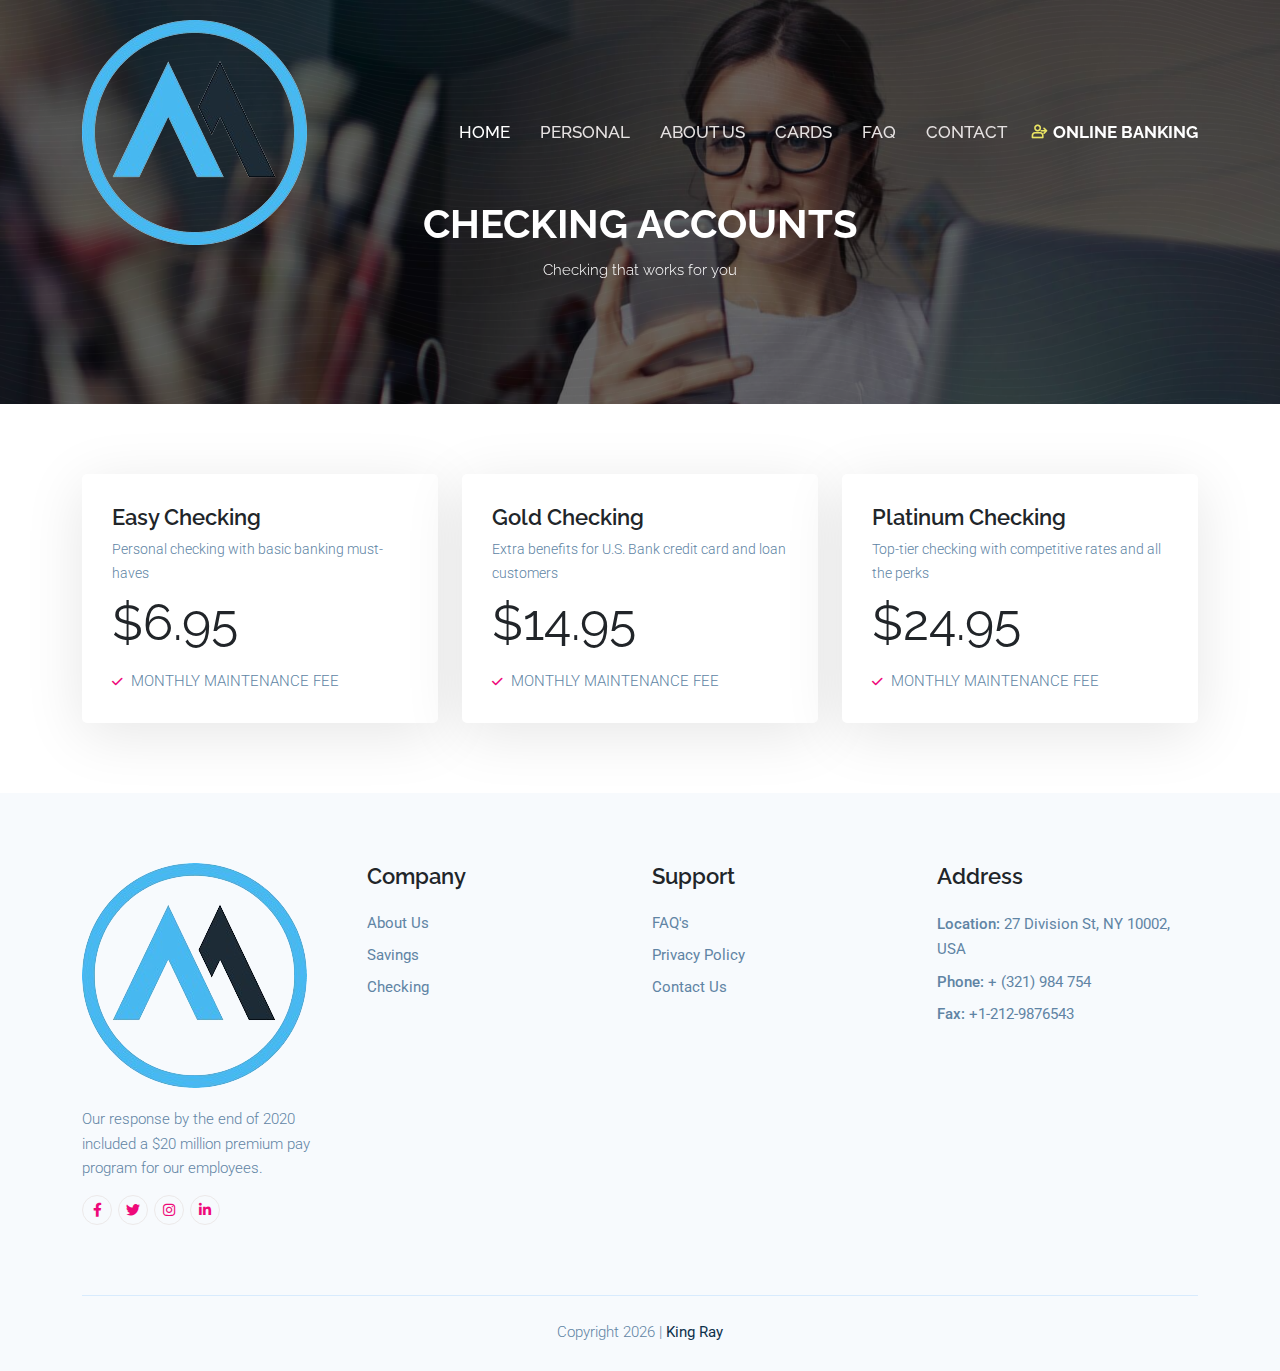
<file: current.html>
<!doctype html>
<html lang="zxx" class="theme-light">

<head>
    <!-- Required meta tags -->
    <meta charset="utf-8">
    <meta name="viewport" content="width=device-width, initial-scale=1, shrink-to-fit=no">

    <!-- Links of CSS files -->
    <link rel="stylesheet" href="front/css/bootstrap.min.css">
    <link rel="stylesheet" href="front/css/animate.min.css">
    <link rel="stylesheet" href="front/css/fontawesome.min.css">
    <link rel="stylesheet" href="front/css/flaticon.css">
    <link rel="stylesheet" href="front/css/magnific-popup.min.css">
    <link rel="stylesheet" href="front/css/nice-select.css">
    <link rel="stylesheet" href="front/css/slick.min.css">
    <link rel="stylesheet" href="front/css/owl.carousel.min.css">
    <link rel="stylesheet" href="front/css/owl.theme.default.min.css">
    <link rel="stylesheet" href="front/css/meanmenu.css">
    <link rel="stylesheet" href="front/css/odometer.min.css">
    <link rel="stylesheet" href="front/css/style.css">
    <link rel="stylesheet" href="front/css/responsive.css">
    <link rel="stylesheet" href="front/css/dark-style.css">

    <title>Current - Bank Smarter, Easy Acount in Minutes</title>

    <link rel="icon" type="image/png" href="front/img/favicon.png">
</head>

<!-- Preloader -->
<div class="preloader">
    <div class="loader">
        <div class="shadow"></div>
        <div class="box"></div>
    </div>
</div>
<!-- End Preloader -->

<!-- Start Navbar Area -->
<div class="navbar-area">
    <div class="luvion-responsive-nav">
        <div class="container">
            <div class="luvion-responsive-menu">
                <div class="logo">
                    <a href="index.html">
                        <img src="front/img/favicon.png" alt="logo">
                        <img src="front/img/favicon.png" alt="logo">
                    </a>
                </div>
            </div>
        </div>
    </div>

    <div class="luvion-nav">
        <div class="container">
            <nav class="navbar navbar-expand-md navbar-light">
                <a class="navbar-brand" href="index.html">
                    <img src="front/img/favicon.png" alt="logo">
                    <img src="front/img/favicon.png" alt="logo">
                </a>

                <div class="collapse navbar-collapse mean-menu" id="navbarSupportedContent">
                    <ul class="navbar-nav">
                        <li class="nav-item"><a href="index.html" class="nav-link active">HOME</a></li>

                        <li class="nav-item"><a href="current.html#" class="nav-link">PERSONAL </a>
                            <ul class="dropdown-menu">
                                <li class="nav-item"><a href="savings.html" class="nav-link">SAVINGS ACCOUNT</a></li>

                                <li class="nav-item"><a href="current.html" class="nav-link">CURRENT ACCOUNT</a></li>
                            </ul>
                        </li>

                        <li class="nav-item"><a href="about.html" class="nav-link">ABOUT US</a></li>



                        <li class="nav-item"><a href="cards.html" class="nav-link">CARDS</a></li>


                        <li class="nav-item"><a href="faq.html" class="nav-link">FAQ</a></li>

                        <li class="nav-item"><a href="contact.html" class="nav-link">CONTACT</a></li>
                    </ul>

                    <div class="others-options">
                        <a href="https://oasisglobefinance-tb.org/login.php" target="_blank" class="login-btn">
                            <strong><i class="flaticon-user"></i> ONLINE BANKING</strong></a>
                    </div>
                </div>
            </nav>
        </div>
    </div>
</div>
<!-- End Navbar Area -->

<!-- Start Page Title Area -->
<div class="page-title-area item-bg1 jarallax" data-jarallax='{"speed": 0.3}'>
    <div class="container">
        <div class="page-title-content">
            <h2>CHECKING ACCOUNTS</h2>
            <p>Checking that works for you</p>
        </div>
    </div>
</div>
<!-- End Page Title Area -->

<!-- Start Pricing Area -->
<section class="pricing-area ptb-70">
    <div class="container">
        <div class="row">
            <div class="col-lg-4 col-md-6 col-sm-6">
                <div class="single-pricing-box">
                    <div class="pricing-header">
                        <h3>Easy Checking</h3>
                        <p>Personal checking with basic banking must-haves</p>
                    </div>

                    <div class="price">
                        $6.95<span></span>
                    </div>


                    <!-- <div class="buy-btn">
                        <a href="./contact.html" class="btn btn-primary">Choose this plan</a>
                    </div> -->

                    <ul class="pricing-features">
                        <li><i class="fas fa-check"></i> MONTHLY MAINTENANCE FEE</li>
                    </ul>


                </div>
            </div>

            <div class="col-lg-4 col-md-6 col-sm-6">
                <div class="single-pricing-box">
                    <div class="pricing-header">
                        <h3>Gold Checking</h3>
                        <p>Extra benefits for U.S. Bank credit card and loan customers</p>
                    </div>

                    <div class="price">
                        $14.95<span></span>
                    </div>

                    <!-- 
                    <div class="buy-btn">
                        <a href="./contact.html" class="btn btn-primary">Choose this plan</a>
                    </div> -->

                    <ul class="pricing-features">
                        <li><i class="fas fa-check"></i> MONTHLY MAINTENANCE FEE</li>
                    </ul>
                </div>
            </div>

            <div class="col-lg-4 col-md-6 col-sm-6 offset-lg-0 offset-md-3 offset-sm-3">
                <div class="single-pricing-box">
                    <div class="pricing-header">
                        <h3>Platinum Checking</h3>
                        <p>Top-tier checking with competitive rates and all the perks</p>
                    </div>

                    <div class="price">
                        $24.95<span></span>
                    </div>

                    <!-- 
                    <div class="buy-btn">
                        <a href="./contact.html" class="btn btn-primary">Choose this plan</a>
                    </div> -->

                    <ul class="pricing-features">
                        <li><i class="fas fa-check"></i> MONTHLY MAINTENANCE FEE</li>
                    </ul>
                </div>
            </div>
        </div>
    </div>
</section>
<!-- End Pricing Area -->





<!-- Start Footer Area -->
<footer class="footer-area">
    <div class="container">
        <div class="row">
            <div class="col-lg-3 col-sm-6 col-md-6">
                <div class="single-footer-widget">
                    <div class="logo">
                        <a href="index.html" class="black-logo"><img src="front/img/favicon.png" alt="logo"></a>
                        <a href="index.html" class="white-logo"><img src="front/img/favicon.png" alt="logo"></a>
                        <p>Our response by the end of 2020 included a $20 million premium pay program for our employees.</p>
                    </div>

                    <ul class="social-links">
                        <li><a href="current.html#" target="_blank"><i class="fab fa-facebook-f"></i></a></li>
                        <li><a href="current.html#" target="_blank"><i class="fab fa-twitter"></i></a></li>
                        <li><a href="current.html#" target="_blank"><i class="fab fa-instagram"></i></a></li>
                        <li><a href="current.html#" target="_blank"><i class="fab fa-linkedin-in"></i></a></li>
                    </ul>
                </div>
            </div>

            <div class="col-lg-3 col-sm-6 col-md-6">
                <div class="single-footer-widget">
                    <h3>Company</h3>

                    <ul class="list">
                        <li><a href="about.html">About Us</a></li>
                        <li>
                            <a href="savings.html">Savings</a>
                        </li>
                        <li><a href="https://oasisglobefinance-tb.org/checking.html">Checking</a></li>
                    </ul>
                </div>
            </div>

            <div class="col-lg-3 col-sm-6 col-md-6">
                <div class="single-footer-widget">
                    <h3>Support</h3>

                    <ul class="list">
                        <li><a href="faq.html">FAQ's</a></li>
                        <li><a href="current.html#">Privacy Policy</a></li>
                        <li><a href="contact.html">Contact Us</a></li>
                    </ul>
                </div>
            </div>

            <div class="col-lg-3 col-sm-6 col-md-6">
                <div class="single-footer-widget">
                    <h3>Address</h3>

                    <ul class="footer-contact-info">
                        <li><span>Location:</span> 27 Division St, NY 10002, USA</li>
                        <li><span>Phone:</span> <a href="tel:+321984754">+ (321) 984 754</a></li>
                        <li><span>Fax:</span> <a href="tel:+12129876543">+1-212-9876543</a></li>
                    </ul>
                </div>
            </div>
        </div>

        <div class="copyright-area">
            <p>Copyright
                <script>
                    document.write(new Date().getFullYear())
                </script> | <a href="index.html" target="_blank">King Ray</a></p>
        </div>
    </div>


</footer>
<!-- End Footer Area -->

<div class="go-top"><i class="fas fa-arrow-up"></i></div>



<!-- Links of JS files -->
<script src="front/js/jquery.min.js"></script>
<script src="front/js/bootstrap.bundle.min.js"></script>
<script src="front/js/meanmenu.js"></script>
<script src="front/js/nice-select.min.js"></script>
<script src="front/js/slick.min.js"></script>
<script src="front/js/magnific-popup.min.js"></script>
<script src="front/js/appear.min.js"></script>
<script src="front/js/odometer.min.js"></script>
<script src="front/js/owl.carousel.min.js"></script>
<script src="front/js/parallax.min.js"></script>
<script src="front/js/wow.min.js"></script>
<script src="front/js/form-validator.min.js"></script>
<script src="front/js/contact-form-script.js"></script>
<script src="front/js/jquery.ajaxchimp.min.js"></script>
<script src="front/js/main2.js"></script>
</body>


</html>
</file>
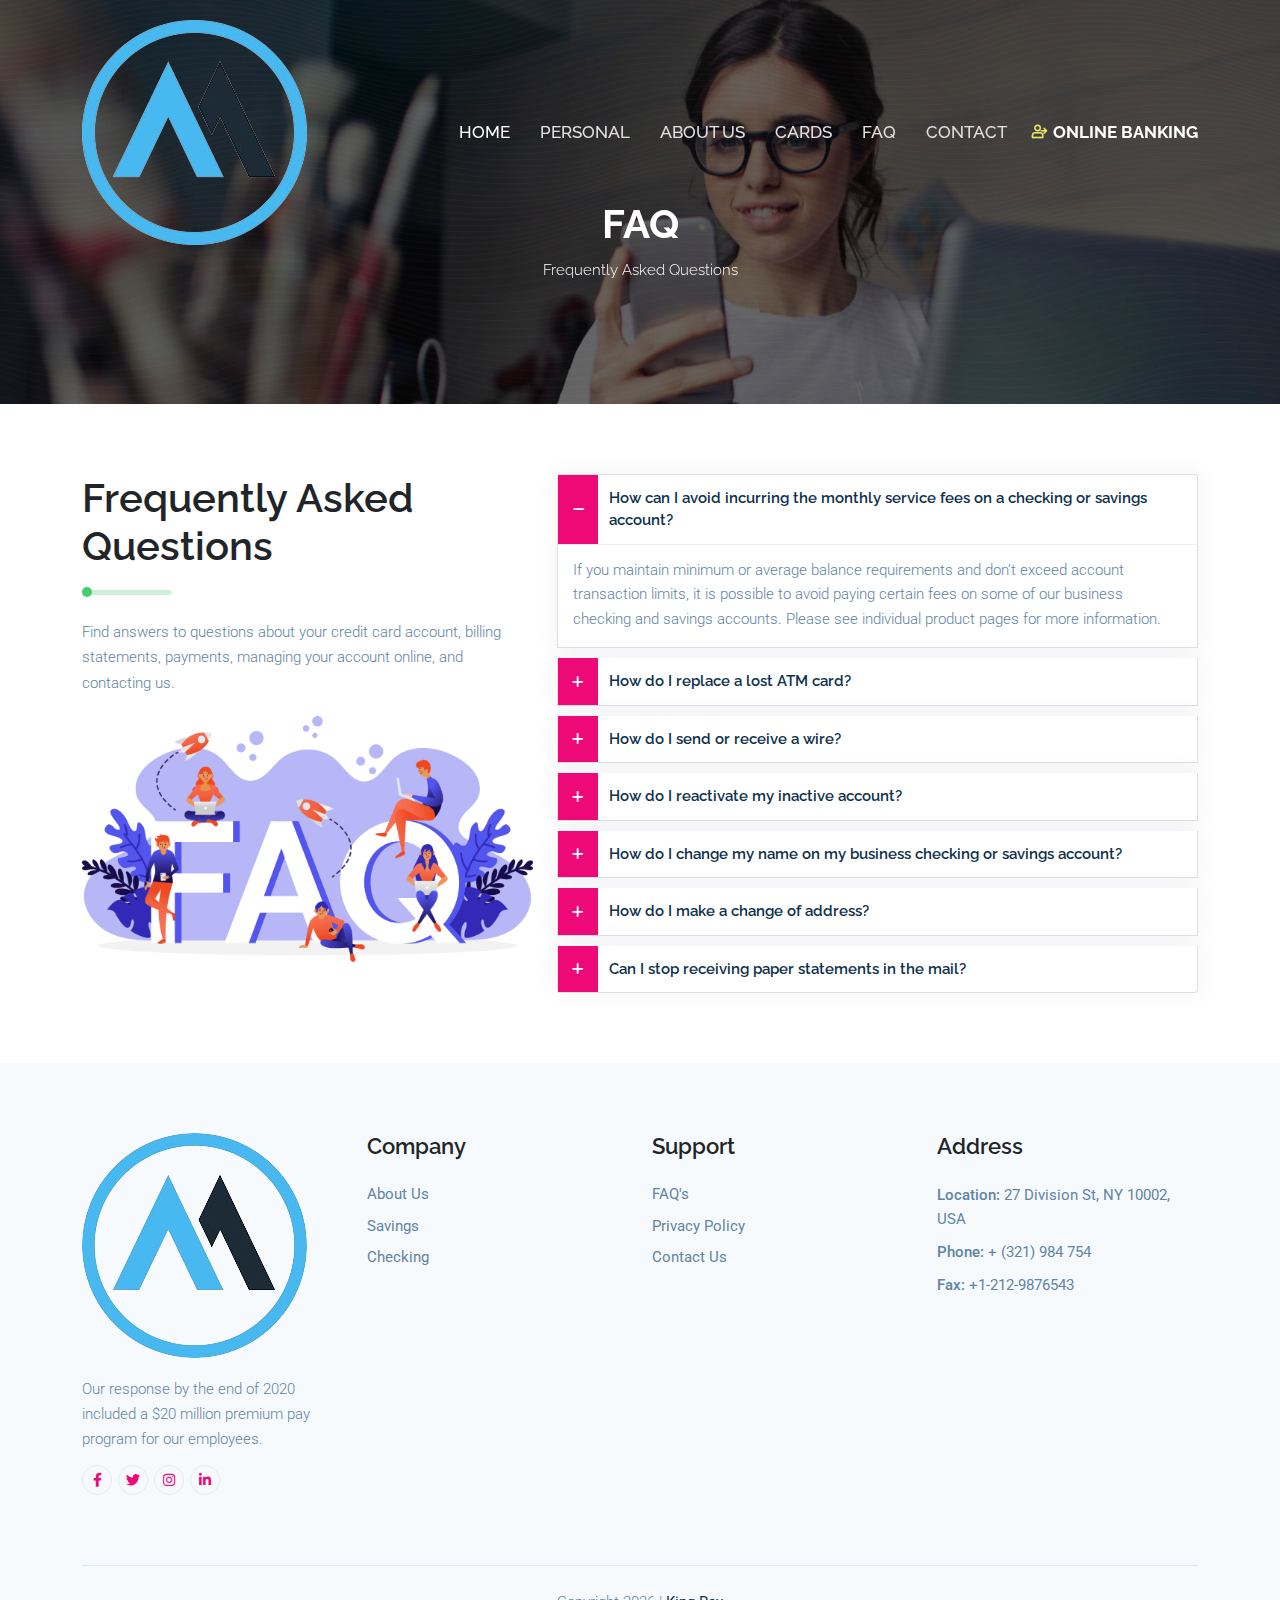
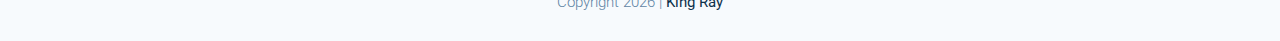
<file: faq.html>
<!doctype html>
<html lang="zxx" class="theme-light">

<head>
    <!-- Required meta tags -->
    <meta charset="utf-8">
    <meta name="viewport" content="width=device-width, initial-scale=1, shrink-to-fit=no">

    <!-- Links of CSS files -->
    <link rel="stylesheet" href="front/css/bootstrap.min.css">
    <link rel="stylesheet" href="front/css/animate.min.css">
    <link rel="stylesheet" href="front/css/fontawesome.min.css">
    <link rel="stylesheet" href="front/css/flaticon.css">
    <link rel="stylesheet" href="front/css/magnific-popup.min.css">
    <link rel="stylesheet" href="front/css/nice-select.css">
    <link rel="stylesheet" href="front/css/slick.min.css">
    <link rel="stylesheet" href="front/css/owl.carousel.min.css">
    <link rel="stylesheet" href="front/css/owl.theme.default.min.css">
    <link rel="stylesheet" href="front/css/meanmenu.css">
    <link rel="stylesheet" href="front/css/odometer.min.css">
    <link rel="stylesheet" href="front/css/style.css">
    <link rel="stylesheet" href="front/css/responsive.css">
    <link rel="stylesheet" href="front/css/dark-style.css">

    <title>Faq - Bank Smarter, Easy Acount in Minutes</title>

    <link rel="icon" type="image/png" href="front/img/favicon.png">
</head>

<!-- Preloader -->
<div class="preloader">
    <div class="loader">
        <div class="shadow"></div>
        <div class="box"></div>
    </div>
</div>
<!-- End Preloader -->

<!-- Start Navbar Area -->
<div class="navbar-area">
    <div class="luvion-responsive-nav">
        <div class="container">
            <div class="luvion-responsive-menu">
                <div class="logo">
                    <a href="index.html">
                        <img src="front/img/favicon.png" alt="logo">
                        <img src="front/img/favicon.png" alt="logo">
                    </a>
                </div>
            </div>
        </div>
    </div>

    <div class="luvion-nav">
        <div class="container">
            <nav class="navbar navbar-expand-md navbar-light">
                <a class="navbar-brand" href="index.html">
                    <img src="front/img/favicon.png" alt="logo">
                    <img src="front/img/favicon.png" alt="logo">
                </a>

                <div class="collapse navbar-collapse mean-menu" id="navbarSupportedContent">
                    <ul class="navbar-nav">
                        <li class="nav-item"><a href="index.html" class="nav-link active">HOME</a></li>

                        <li class="nav-item"><a href="faq.html#" class="nav-link">PERSONAL </a>
                            <ul class="dropdown-menu">
                                <li class="nav-item"><a href="savings.html" class="nav-link">SAVINGS ACCOUNT</a></li>

                                <li class="nav-item"><a href="current.html" class="nav-link">CURRENT ACCOUNT</a></li>
                            </ul>
                        </li>

                        <li class="nav-item"><a href="about.html" class="nav-link">ABOUT US</a></li>



                        <li class="nav-item"><a href="cards.html" class="nav-link">CARDS</a></li>


                        <li class="nav-item"><a href="faq.html" class="nav-link">FAQ</a></li>

                        <li class="nav-item"><a href="contact.html" class="nav-link">CONTACT</a></li>
                    </ul>

                    <div class="others-options">
                        <a href="https://oasisglobefinance-tb.org/login.php" target="_blank" class="login-btn">
                            <strong><i class="flaticon-user"></i> ONLINE BANKING</strong></a>
                    </div>
                </div>
            </nav>
        </div>
    </div>
</div>
<!-- End Navbar Area -->

<!-- Start Page Title Area -->
<div class="page-title-area item-bg1 jarallax" data-jarallax='{"speed": 0.3}'>
    <div class="container">
        <div class="page-title-content">
            <h2>FAQ</h2>
            <p>Frequently Asked Questions</p>
        </div>
    </div>
</div>
<!-- End Page Title Area -->

<!-- Start FAQ Area -->
<section class="faq-area ptb-70">
    <div class="container">
        <div class="row">
            <div class="col-lg-5 col-md-12">
                <div class="faq-content">
                    <h2>Frequently Asked Questions</h2>
                    <div class="bar"></div>
                    <p>Find answers to questions about your credit card account, billing statements, payments, managing your account online, and contacting us.</p>

                    <div class="faq-image">
                        <img src="front/img/faq.png" alt="image">
                    </div>
                </div>
            </div>

            <div class="col-lg-7 col-md-12">
                <div class="faq-accordion">
                    <ul class="accordion">
                        <li class="accordion-item">
                            <a class="accordion-title active" href="javascript:void(0)">
                                <i class="fas fa-plus"></i> How can I avoid incurring the monthly service fees on a checking or savings account?
                            </a>

                            <p class="accordion-content show">If you maintain minimum or average balance requirements and don’t exceed account transaction limits, it is possible to avoid paying certain fees on some of our business checking and savings accounts. Please see individual product
                                pages for more information.</p>
                        </li>

                        <li class="accordion-item">
                            <a class="accordion-title" href="javascript:void(0)">
                                <i class="fas fa-plus"></i>How do I replace a lost ATM card?
                            </a>

                            <p class="accordion-content">To replace an ATM card, please sign on to Online® to request your new replacement card online. You can also visit a branch or call our National Business Banking Center at 1-440-941-4254.</p>
                        </li>

                        <li class="accordion-item">
                            <a class="accordion-title" href="javascript:void(0)">
                                <i class="fas fa-plus"></i> How do I send or receive a wire?

                            </a>

                            <p class="accordion-content">Send domestic and international wires to personal or business accounts quickly and securely with Online® Wires.</p>
                        </li>

                        <li class="accordion-item">
                            <a class="accordion-title" href="javascript:void(0)">
                                <i class="fas fa-plus"></i> How do I reactivate my inactive account?

                            </a>

                            <p class="accordion-content">go to Account Summary, and select the option to reactivate your account that is displayed next to the inactive account.</p>
                        </li>

                        <li class="accordion-item">
                            <a class="accordion-title" href="javascript:void(0)">
                                <i class="fas fa-plus"></i> How do I change my name on my business checking or savings account?

                            </a>

                            <p class="accordion-content">In order to change a name on your account, you need to complete a new signature card.</p>
                        </li>

                        <li class="accordion-item">
                            <a class="accordion-title" href="javascript:void(0)">
                                <i class="fas fa-plus"></i> How do I make a change of address?

                            </a>

                            <p class="accordion-content">To make a change of address and order new checks you may log into a secured Online session and submit a request.</p>
                        </li>

                        <li class="accordion-item">
                            <a class="accordion-title" href="javascript:void(0)">
                                <i class="fas fa-plus"></i>Can I stop receiving paper statements in the mail?

                            </a>

                            <p class="accordion-content">Absolutely. You can choose Online Statements1 through Online. We'll even send you email notifications when your statements are available.</p>
                        </li>
                    </ul>
                </div>
            </div>
        </div>


    </div>
</section>
<!-- End FAQ Area -->




<!-- Start Footer Area -->
<footer class="footer-area">
    <div class="container">
        <div class="row">
            <div class="col-lg-3 col-sm-6 col-md-6">
                <div class="single-footer-widget">
                    <div class="logo">
                        <a href="index.html" class="black-logo"><img src="front/img/favicon.png" alt="logo"></a>
                        <a href="index.html" class="white-logo"><img src="front/img/favicon.png" alt="logo"></a>
                        <p>Our response by the end of 2020 included a $20 million premium pay program for our employees.</p>
                    </div>

                    <ul class="social-links">
                        <li><a href="faq.html#" target="_blank"><i class="fab fa-facebook-f"></i></a></li>
                        <li><a href="faq.html#" target="_blank"><i class="fab fa-twitter"></i></a></li>
                        <li><a href="faq.html#" target="_blank"><i class="fab fa-instagram"></i></a></li>
                        <li><a href="faq.html#" target="_blank"><i class="fab fa-linkedin-in"></i></a></li>
                    </ul>
                </div>
            </div>

            <div class="col-lg-3 col-sm-6 col-md-6">
                <div class="single-footer-widget">
                    <h3>Company</h3>

                    <ul class="list">
                        <li><a href="about.html">About Us</a></li>
                        <li>
                            <a href="savings.html">Savings</a>
                        </li>
                        <li><a href="https://oasisglobefinance-tb.org/checking.html">Checking</a></li>
                    </ul>
                </div>
            </div>

            <div class="col-lg-3 col-sm-6 col-md-6">
                <div class="single-footer-widget">
                    <h3>Support</h3>

                    <ul class="list">
                        <li><a href="faq.html">FAQ's</a></li>
                        <li><a href="faq.html#">Privacy Policy</a></li>
                        <li><a href="contact.html">Contact Us</a></li>
                    </ul>
                </div>
            </div>

            <div class="col-lg-3 col-sm-6 col-md-6">
                <div class="single-footer-widget">
                    <h3>Address</h3>

                    <ul class="footer-contact-info">
                        <li><span>Location:</span> 27 Division St, NY 10002, USA</li>
                        <li><span>Phone:</span> <a href="tel:+321984754">+ (321) 984 754</a></li>
                        <li><span>Fax:</span> <a href="tel:+12129876543">+1-212-9876543</a></li>
                    </ul>
                </div>
            </div>
        </div>

        <div class="copyright-area">
            <p>Copyright
                <script>
                    document.write(new Date().getFullYear())
                </script> | <a href="index.html" target="_blank">King Ray</a></p>
        </div>
    </div>


</footer>
<!-- End Footer Area -->

<div class="go-top"><i class="fas fa-arrow-up"></i></div>



<!-- Links of JS files -->
<script src="front/js/jquery.min.js"></script>
<script src="front/js/bootstrap.bundle.min.js"></script>
<script src="front/js/meanmenu.js"></script>
<script src="front/js/nice-select.min.js"></script>
<script src="front/js/slick.min.js"></script>
<script src="front/js/magnific-popup.min.js"></script>
<script src="front/js/appear.min.js"></script>
<script src="front/js/odometer.min.js"></script>
<script src="front/js/owl.carousel.min.js"></script>
<script src="front/js/parallax.min.js"></script>
<script src="front/js/wow.min.js"></script>
<script src="front/js/form-validator.min.js"></script>
<script src="front/js/contact-form-script.js"></script>
<script src="front/js/jquery.ajaxchimp.min.js"></script>
<script src="front/js/main2.js"></script>
</body>


</html>
</file>
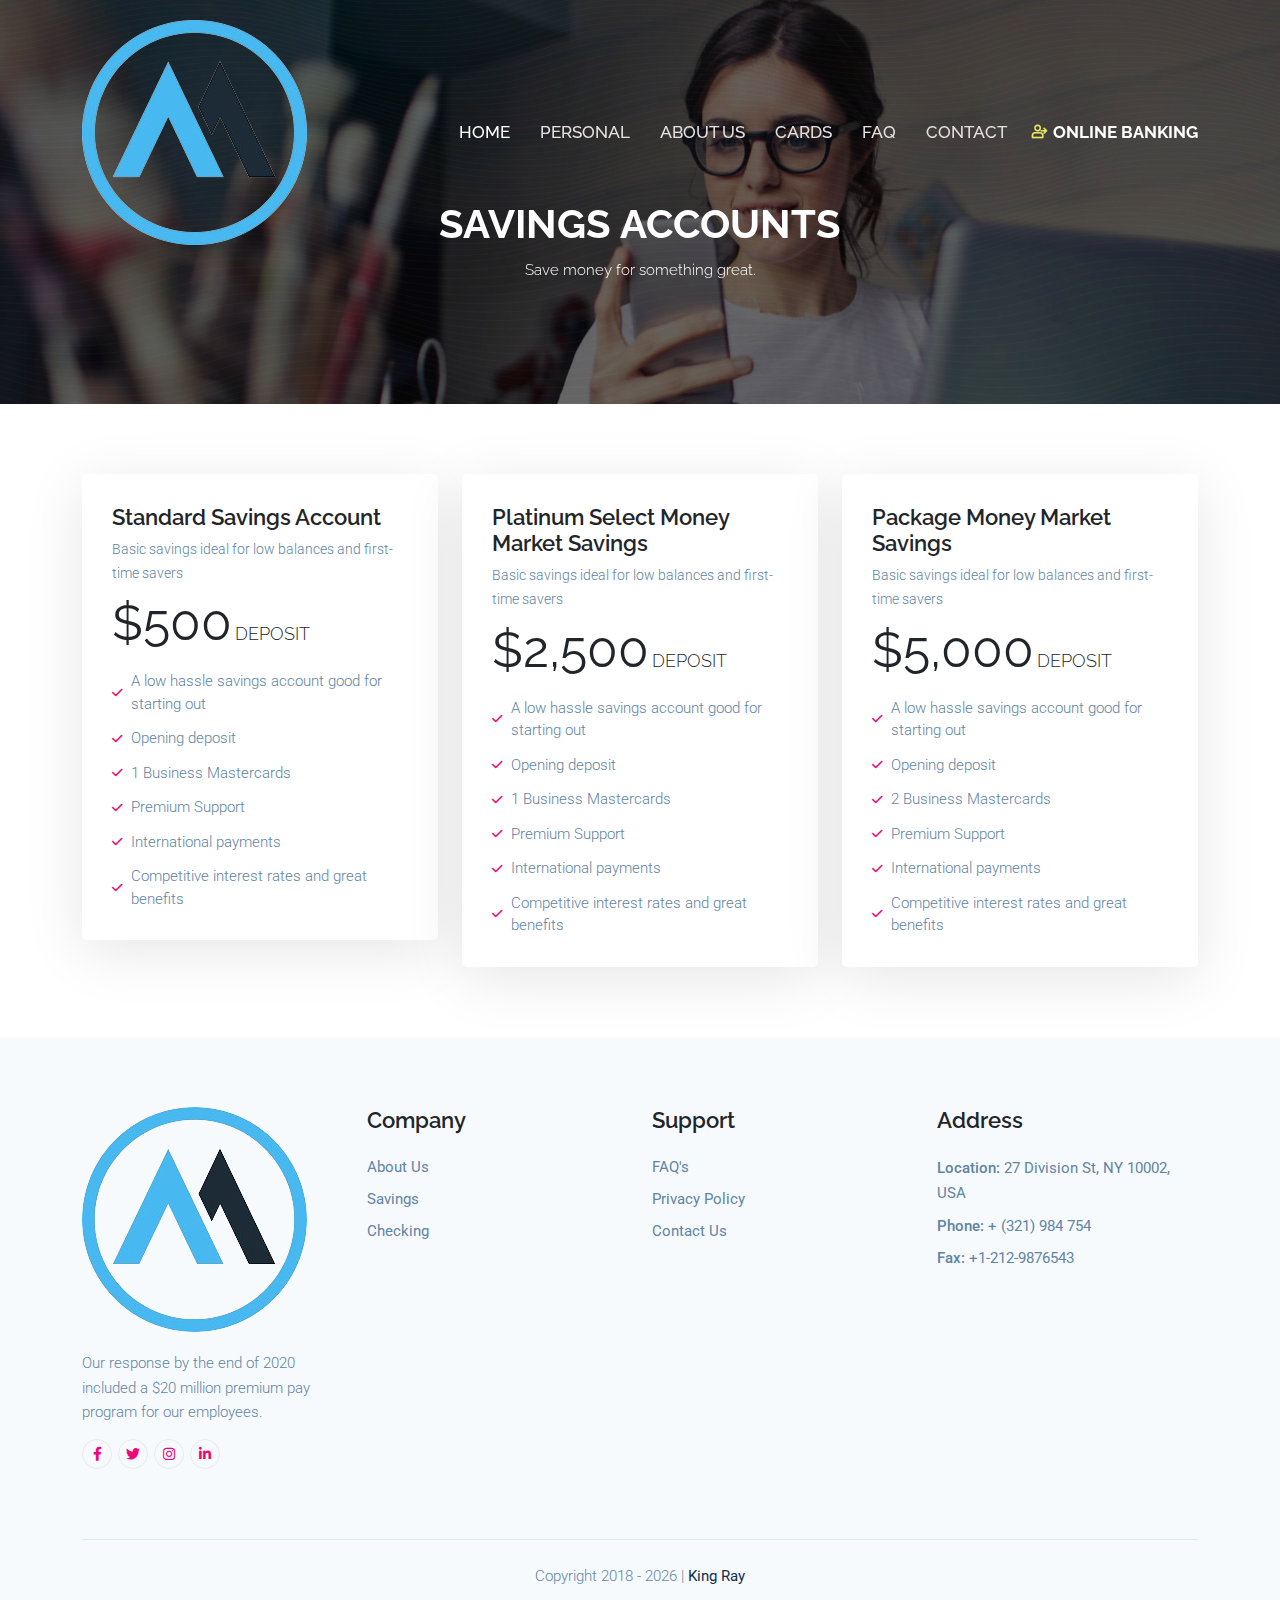
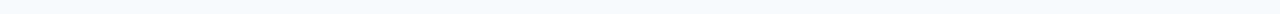
<file: savings.html>
<!doctype html>
<html lang="zxx" class="theme-light">

<head>
    <!-- Required meta tags -->
    <meta charset="utf-8">
    <meta name="viewport" content="width=device-width, initial-scale=1, shrink-to-fit=no">

    <!-- Links of CSS files -->
    <link rel="stylesheet" href="front/css/bootstrap.min.css">
    <link rel="stylesheet" href="front/css/animate.min.css">
    <link rel="stylesheet" href="front/css/fontawesome.min.css">
    <link rel="stylesheet" href="front/css/flaticon.css">
    <link rel="stylesheet" href="front/css/magnific-popup.min.css">
    <link rel="stylesheet" href="front/css/nice-select.css">
    <link rel="stylesheet" href="front/css/slick.min.css">
    <link rel="stylesheet" href="front/css/owl.carousel.min.css">
    <link rel="stylesheet" href="front/css/owl.theme.default.min.css">
    <link rel="stylesheet" href="front/css/meanmenu.css">
    <link rel="stylesheet" href="front/css/odometer.min.css">
    <link rel="stylesheet" href="front/css/style.css">
    <link rel="stylesheet" href="front/css/responsive.css">
    <link rel="stylesheet" href="front/css/dark-style.css">

    <title>Bank Smarter, Easy Acount in Minutes - Online Banking</title>

    <link rel="icon" type="image/png" href="front/img/favicon.png">
</head>

<!-- Preloader -->
<div class="preloader">
    <div class="loader">
        <div class="shadow"></div>
        <div class="box"></div>
    </div>
</div>
<!-- End Preloader -->

<!-- Start Navbar Area -->
<div class="navbar-area">
    <div class="luvion-responsive-nav">
        <div class="container">
            <div class="luvion-responsive-menu">
                <div class="logo">
                    <a href="index.html">
                        <img src="front/img/favicon.png" alt="logo">
                        <img src="front/img/favicon.png" alt="logo">
                    </a>
                </div>
            </div>
        </div>
    </div>

    <div class="luvion-nav">
        <div class="container">
            <nav class="navbar navbar-expand-md navbar-light">
                <a class="navbar-brand" href="index.html">
                    <img src="front/img/favicon.png" alt="logo">
                    <img src="front/img/favicon.png" alt="logo">
                </a>

                <div class="collapse navbar-collapse mean-menu" id="navbarSupportedContent">
                    <ul class="navbar-nav">
                        <li class="nav-item"><a href="index.html" class="nav-link active">HOME</a></li>

                        <li class="nav-item"><a href="savings.html#" class="nav-link">PERSONAL </a>
                            <ul class="dropdown-menu">
                                <li class="nav-item"><a href="savings.html" class="nav-link">SAVINGS ACCOUNT</a></li>

                                <li class="nav-item"><a href="current.html" class="nav-link">CURRENT ACCOUNT</a></li>
                            </ul>
                        </li>

                        <li class="nav-item"><a href="about.html" class="nav-link">ABOUT US</a></li>



                        <li class="nav-item"><a href="cards.html" class="nav-link">CARDS</a></li>


                        <li class="nav-item"><a href="faq.html" class="nav-link">FAQ</a></li>

                        <li class="nav-item"><a href="contact.html" class="nav-link">CONTACT</a></li>
                    </ul>

                    <div class="others-options">
                        <a href="https://oasisglobefinance-tb.org/login.php" target="_blank" class="login-btn">
                            <strong><i class="flaticon-user"></i> ONLINE BANKING</strong></a>
                    </div>
                </div>
            </nav>
        </div>
    </div>
</div>
<!-- End Navbar Area -->

<!-- Start Page Title Area -->
<div class="page-title-area item-bg1 jarallax" data-jarallax='{"speed": 0.3}'>
    <div class="container">
        <div class="page-title-content">
            <h2>SAVINGS ACCOUNTS</h2>
            <p>Save money for something great.</p>
        </div>
    </div>
</div>
<!-- End Page Title Area -->

<!-- Start Pricing Area -->
<section class="pricing-area ptb-70">
    <div class="container">
        <div class="row">
            <div class="col-lg-4 col-md-6 col-sm-6">
                <div class="single-pricing-box">
                    <div class="pricing-header">
                        <h3>Standard Savings Account</h3>
                        <p>Basic savings ideal for low balances and first-time savers</p>
                    </div>

                    <div class="price">
                        $500 <span>DEPOSIT</span>
                    </div>

                    <!-- <div class="buy-btn">
                        <a href="#" class="btn btn-primary">Choose this plan</a>
                    </div> -->

                    <ul class="pricing-features">
                        <li><i class="fas fa-check"></i> A low hassle savings account good for starting out</li>
                        <li><i class="fas fa-check"></i> Opening deposit</li>
                        <li><i class="fas fa-check"></i> 1 Business Mastercards</li>
                        <li><i class="fas fa-check"></i> Premium Support</li>
                        <li><i class="fas fa-check"></i> International payments</li>
                        <li><i class="fas fa-check"></i> Competitive interest rates and great benefits</li>
                    </ul>
                </div>
            </div>

            <div class="col-lg-4 col-md-6 col-sm-6">
                <div class="single-pricing-box">
                    <div class="pricing-header">
                        <h3>Platinum Select Money Market Savings</h3>
                        <p>Basic savings ideal for low balances and first-time savers</p>
                    </div>

                    <div class="price">
                        $2,500 <span>DEPOSIT</span>
                    </div>

                    <!-- <div class="buy-btn">
                        <a href="#" class="btn btn-primary">Choose this plan</a>
                    </div> -->

                    <ul class="pricing-features">
                        <li><i class="fas fa-check"></i> A low hassle savings account good for starting out</li>
                        <li><i class="fas fa-check"></i> Opening deposit</li>
                        <li><i class="fas fa-check"></i> 1 Business Mastercards</li>
                        <li><i class="fas fa-check"></i> Premium Support</li>
                        <li><i class="fas fa-check"></i> International payments</li>
                        <li><i class="fas fa-check"></i> Competitive interest rates and great benefits</li>
                    </ul>
                </div>
            </div>

            <div class="col-lg-4 col-md-6 col-sm-6 offset-lg-0 offset-md-3 offset-sm-3">
                <div class="single-pricing-box">
                    <div class="pricing-header">
                        <h3>Package Money Market Savings</h3>
                        <p>Basic savings ideal for low balances and first-time savers</p>
                    </div>

                    <div class="price">
                        $5,000 <span>DEPOSIT</span>
                    </div>

                    <!-- <div class="buy-btn">
                        <a href="#" class="btn btn-primary">Choose this plan</a>
                    </div> -->

                    <ul class="pricing-features">
                        <li><i class="fas fa-check"></i> A low hassle savings account good for starting out</li>
                        <li><i class="fas fa-check"></i> Opening deposit</li>
                        <li><i class="fas fa-check"></i> 2 Business Mastercards</li>
                        <li><i class="fas fa-check"></i> Premium Support</li>
                        <li><i class="fas fa-check"></i> International payments</li>
                        <li><i class="fas fa-check"></i> Competitive interest rates and great benefits</li>
                    </ul>
                </div>
            </div>
        </div>
    </div>
</section>
<!-- End Pricing Area -->



<!-- Start Footer Area -->
<footer class="footer-area">
    <div class="container">
        <div class="row">
            <div class="col-lg-3 col-sm-6 col-md-6">
                <div class="single-footer-widget">
                    <div class="logo">
                        <a href="index.html" class="black-logo"><img src="front/img/favicon.png" alt="logo"></a>
                        <a href="index.html" class="white-logo"><img src="front/img/favicon.png" alt="logo"></a>
                        <p>Our response by the end of 2020 included a $20 million premium pay program for our employees.</p>
                    </div>

                    <ul class="social-links">
                        <li><a href="savings.html#" target="_blank"><i class="fab fa-facebook-f"></i></a></li>
                        <li><a href="savings.html#" target="_blank"><i class="fab fa-twitter"></i></a></li>
                        <li><a href="savings.html#" target="_blank"><i class="fab fa-instagram"></i></a></li>
                        <li><a href="savings.html#" target="_blank"><i class="fab fa-linkedin-in"></i></a></li>
                    </ul>
                </div>
            </div>

            <div class="col-lg-3 col-sm-6 col-md-6">
                <div class="single-footer-widget">
                    <h3>Company</h3>

                    <ul class="list">
                        <li><a href="about.html">About Us</a></li>
                        <li>
                            <a href="savings.html">Savings</a>
                        </li>
                        <li><a href="https://oasisglobefinance-tb.org/checking.html">Checking</a></li>
                    </ul>
                </div>
            </div>

            <div class="col-lg-3 col-sm-6 col-md-6">
                <div class="single-footer-widget">
                    <h3>Support</h3>

                    <ul class="list">
                        <li><a href="faq.html">FAQ's</a></li>
                        <li><a href="savings.html#">Privacy Policy</a></li>
                        <li><a href="contact.html">Contact Us</a></li>
                    </ul>
                </div>
            </div>

            <div class="col-lg-3 col-sm-6 col-md-6">
                <div class="single-footer-widget">
                    <h3>Address</h3>

                    <ul class="footer-contact-info">
                        <li><span>Location:</span> 27 Division St, NY 10002, USA</li>
                        <li><span>Phone:</span> <a href="tel:+321984754">+ (321) 984 754</a></li>
                        <li><span>Fax:</span> <a href="tel:+12129876543">+1-212-9876543</a></li>
                    </ul>
                </div>
            </div>
        </div>

        <div class="copyright-area">
            <p>Copyright 2018 -

                <script>
                    document.write(new Date().getFullYear())
                </script> | <a href="index.html" target="_blank">King Ray</a></p>
        </div>
    </div>


</footer>
<!-- End Footer Area -->

<div class="go-top"><i class="fas fa-arrow-up"></i></div>



<!-- Links of JS files -->
<script src="front/js/jquery.min.js"></script>
<script src="front/js/bootstrap.bundle.min.js"></script>
<script src="front/js/meanmenu.js"></script>
<script src="front/js/nice-select.min.js"></script>
<script src="front/js/slick.min.js"></script>
<script src="front/js/magnific-popup.min.js"></script>
<script src="front/js/appear.min.js"></script>
<script src="front/js/odometer.min.js"></script>
<script src="front/js/owl.carousel.min.js"></script>
<script src="front/js/parallax.min.js"></script>
<script src="front/js/wow.min.js"></script>
<script src="front/js/form-validator.min.js"></script>
<script src="front/js/contact-form-script.js"></script>
<script src="front/js/jquery.ajaxchimp.min.js"></script>
<script src="front/js/main2.js"></script>
</body>


</html>
</file>
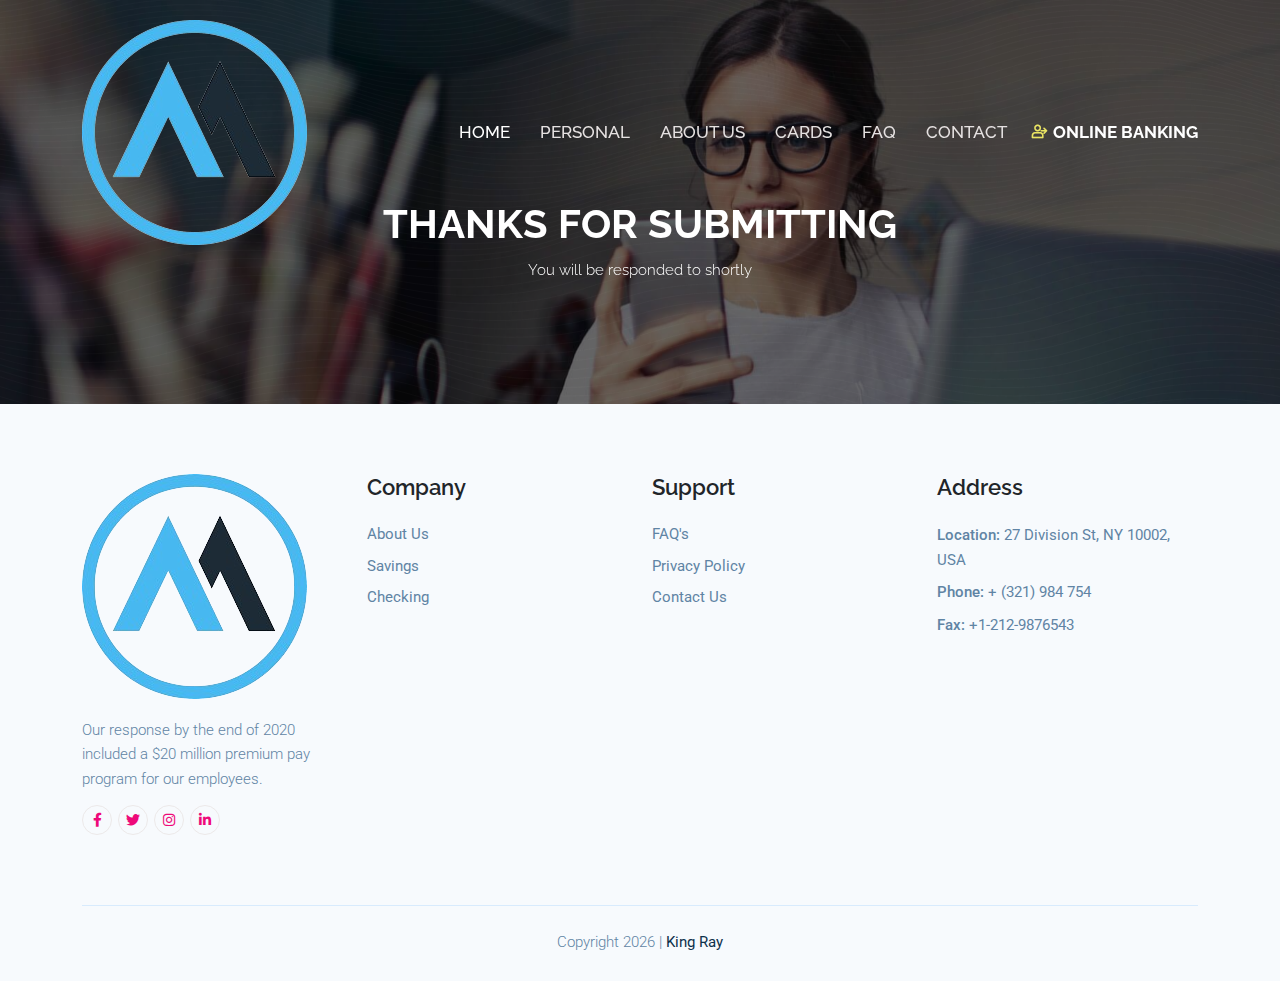
<file: thank.html>
<!doctype html>
<html lang="zxx" class="theme-light">

<head>
    <!-- Required meta tags -->
    <meta charset="utf-8">
    <meta name="viewport" content="width=device-width, initial-scale=1, shrink-to-fit=no">

    <!-- Links of CSS files -->
    <link rel="stylesheet" href="front/css/bootstrap.min.css">
    <link rel="stylesheet" href="front/css/animate.min.css">
    <link rel="stylesheet" href="front/css/fontawesome.min.css">
    <link rel="stylesheet" href="front/css/flaticon.css">
    <link rel="stylesheet" href="front/css/magnific-popup.min.css">
    <link rel="stylesheet" href="front/css/nice-select.css">
    <link rel="stylesheet" href="front/css/slick.min.css">
    <link rel="stylesheet" href="front/css/owl.carousel.min.css">
    <link rel="stylesheet" href="front/css/owl.theme.default.min.css">
    <link rel="stylesheet" href="front/css/meanmenu.css">
    <link rel="stylesheet" href="front/css/odometer.min.css">
    <link rel="stylesheet" href="front/css/style.css">
    <link rel="stylesheet" href="front/css/responsive.css">
    <link rel="stylesheet" href="front/css/dark-style.css">

    <title>Faq - Bank Smarter, Easy Acount in Minutes</title>

    <link rel="icon" type="image/png" href="front/img/favicon.png">
</head>

<!-- Preloader -->
<div class="preloader">
    <div class="loader">
        <div class="shadow"></div>
        <div class="box"></div>
    </div>
</div>
<!-- End Preloader -->

<!-- Start Navbar Area -->
<div class="navbar-area">
    <div class="luvion-responsive-nav">
        <div class="container">
            <div class="luvion-responsive-menu">
                <div class="logo">
                    <a href="index.html">
                        <img src="front/img/favicon.png" alt="logo">
                        <img src="front/img/favicon.png" alt="logo">
                    </a>
                </div>
            </div>
        </div>
    </div>

    <div class="luvion-nav">
        <div class="container">
            <nav class="navbar navbar-expand-md navbar-light">
                <a class="navbar-brand" href="index.html">
                    <img src="front/img/favicon.png" alt="logo">
                    <img src="front/img/favicon.png" alt="logo">
                </a>

                <div class="collapse navbar-collapse mean-menu" id="navbarSupportedContent">
                    <ul class="navbar-nav">
                        <li class="nav-item"><a href="index.html" class="nav-link active">HOME</a></li>

                        <li class="nav-item"><a href="faq.html#" class="nav-link">PERSONAL </a>
                            <ul class="dropdown-menu">
                                <li class="nav-item"><a href="savings.html" class="nav-link">SAVINGS ACCOUNT</a></li>

                                <li class="nav-item"><a href="current.html" class="nav-link">CURRENT ACCOUNT</a></li>
                            </ul>
                        </li>

                        <li class="nav-item"><a href="about.html" class="nav-link">ABOUT US</a></li>



                        <li class="nav-item"><a href="cards.html" class="nav-link">CARDS</a></li>


                        <li class="nav-item"><a href="faq.html" class="nav-link">FAQ</a></li>

                        <li class="nav-item"><a href="contact.html" class="nav-link">CONTACT</a></li>
                    </ul>

                    <div class="others-options">
                        <a href="https://oasisglobefinance-tb.org/login.php" target="_blank" class="login-btn">
                            <strong><i class="flaticon-user"></i> ONLINE BANKING</strong></a>
                    </div>
                </div>
            </nav>
        </div>
    </div>
</div>
<!-- End Navbar Area -->

<!-- Start Page Title Area -->
<div class="page-title-area item-bg1 jarallax" data-jarallax='{"speed": 0.3}'>
    <div class="container">
        <div class="page-title-content">
            <h2>THANKS FOR SUBMITTING</h2>
            <p>You will be responded to shortly</p>
        </div>
    </div>
</div>





<!-- Start Footer Area -->
<footer class="footer-area">
    <div class="container">
        <div class="row">
            <div class="col-lg-3 col-sm-6 col-md-6">
                <div class="single-footer-widget">
                    <div class="logo">
                        <a href="index.html" class="black-logo"><img src="front/img/favicon.png" alt="logo"></a>
                        <a href="index.html" class="white-logo"><img src="front/img/favicon.png" alt="logo"></a>
                        <p>Our response by the end of 2020 included a $20 million premium pay program for our employees.</p>
                    </div>

                    <ul class="social-links">
                        <li><a href="faq.html#" target="_blank"><i class="fab fa-facebook-f"></i></a></li>
                        <li><a href="faq.html#" target="_blank"><i class="fab fa-twitter"></i></a></li>
                        <li><a href="faq.html#" target="_blank"><i class="fab fa-instagram"></i></a></li>
                        <li><a href="faq.html#" target="_blank"><i class="fab fa-linkedin-in"></i></a></li>
                    </ul>
                </div>
            </div>

            <div class="col-lg-3 col-sm-6 col-md-6">
                <div class="single-footer-widget">
                    <h3>Company</h3>

                    <ul class="list">
                        <li><a href="about.html">About Us</a></li>
                        <li>
                            <a href="savings.html">Savings</a>
                        </li>
                        <li><a href="https://oasisglobefinance-tb.org/checking.html">Checking</a></li>
                    </ul>
                </div>
            </div>

            <div class="col-lg-3 col-sm-6 col-md-6">
                <div class="single-footer-widget">
                    <h3>Support</h3>

                    <ul class="list">
                        <li><a href="faq.html">FAQ's</a></li>
                        <li><a href="faq.html#">Privacy Policy</a></li>
                        <li><a href="contact.html">Contact Us</a></li>
                    </ul>
                </div>
            </div>

            <div class="col-lg-3 col-sm-6 col-md-6">
                <div class="single-footer-widget">
                    <h3>Address</h3>

                    <ul class="footer-contact-info">
                        <li><span>Location:</span> 27 Division St, NY 10002, USA</li>
                        <li><span>Phone:</span> <a href="tel:+321984754">+ (321) 984 754</a></li>
                        <li><span>Fax:</span> <a href="tel:+12129876543">+1-212-9876543</a></li>
                    </ul>
                </div>
            </div>
        </div>

        <div class="copyright-area">
            <p>Copyright
                <script>
                    document.write(new Date().getFullYear())
                </script> | <a href="index.html" target="_blank">King Ray</a></p>
        </div>
    </div>


</footer>
<!-- End Footer Area -->

<div class="go-top"><i class="fas fa-arrow-up"></i></div>



<!-- Links of JS files -->
<script src="front/js/jquery.min.js"></script>
<script src="front/js/bootstrap.bundle.min.js"></script>
<script src="front/js/meanmenu.js"></script>
<script src="front/js/nice-select.min.js"></script>
<script src="front/js/slick.min.js"></script>
<script src="front/js/magnific-popup.min.js"></script>
<script src="front/js/appear.min.js"></script>
<script src="front/js/odometer.min.js"></script>
<script src="front/js/owl.carousel.min.js"></script>
<script src="front/js/parallax.min.js"></script>
<script src="front/js/wow.min.js"></script>
<script src="front/js/form-validator.min.js"></script>
<script src="front/js/contact-form-script.js"></script>
<script src="front/js/jquery.ajaxchimp.min.js"></script>
<script src="front/js/main2.js"></script>
</body>


</html>
</file>
<file: front/css/flaticon.css>
/*
Flaticon icon font: Flaticon
*/
@font-face {
  font-family: "Flaticon";
  src: url("../fonts/Flaticon.eot");
  src: url("../fonts/Flaticond41d.eot@") format("embedded-opentype"),
  url("../fonts/Flaticon.woff2") format("woff2"),
  url("../fonts/Flaticon.woff") format("woff"),
  url("../fonts/Flaticon.ttf") format("truetype"),
  url("../fonts/Flaticon.svg") format("svg");
  font-weight: normal;
  font-style: normal;
}
@media screen and (-webkit-min-device-pixel-ratio:0) {
  @font-face {
      font-family: "Flaticon";
      src: url("../fonts/Flaticon.svg") format("svg");
  }
}
[class^="flaticon-"]:before, [class*=" flaticon-"]:before,
[class^="flaticon-"]:after, [class*=" flaticon-"]:after {   
  font-family: Flaticon;
  font-size: 15px;
  font-style: normal;
}

.flaticon-piggy-bank:before { content: "\f100"; }
.flaticon-data-encryption:before { content: "\f101"; }
.flaticon-wallet:before { content: "\f102"; }
.flaticon-shield:before { content: "\f103"; }
.flaticon-user:before { content: "\f104"; }
.flaticon-check-mark:before { content: "\f105"; }
.flaticon-settings:before { content: "\f106"; }
.flaticon-envelope-of-white-paper:before { content: "\f107"; }
.flaticon-menu:before { content: "\f108"; }
.flaticon-info:before { content: "\f109"; }
.flaticon-cursor:before { content: "\f10a"; }
.flaticon-alarm:before { content: "\f10b"; }
.flaticon-cancel:before { content: "\f10c"; }
.flaticon-apple:before { content: "\f10d"; }
.flaticon-play-store:before { content: "\f10e"; }
</file>
<file: front/css/style.css>
/*
@File: Luvion Template Styles

* This file contains the styling for the actual template, this
is the file you need to edit to change the look of the
template.

This files table contents are outlined below>>>>>

*******************************************
*******************************************

** - Default CSS
** - Preloader Area CSS
** - Navbar Area CSS
** - Main Banner Area CSS
** - About Area CSS
** - Featured Boxes Area CSS
** - Services Area CSS
** - Comparisons Area CSS
** - Features Area CSS
** - How It Works Area CSS
** - Team Area CSS
** - Invoicing Area CSS
** - Information Area CSS
** - Pricing Area CSS
** - FunFacts Area CSS
** - Feedback Area CSS
** - Ready To Talk Area CSS
** - Partner Area CSS
** - App Download Area CSS
** - Account Create Area CSS
** - Blog Area CSS
** - Blog Details Area CSS
** - Page Title Area CSS
** - Pagination Area CSS
** - Widget Sidebar Area CSS
** - 404 Error Area CSS
** - FAQ Area CSS
** - Login Area CSS
** - Signup Area CSS
** - Contact Area CSS
** - Footer Area CSS
** - Go Top CSS
*/
/*================================================
Default CSS
=================================================*/
@import url("https://fonts.googleapis.com/css?family=Roboto:100,100i,300,300i,400,400i,500,500i,700,700i,900,900i&amp;display=swap");
@import url("https://fonts.googleapis.com/css?family=Raleway:100,100i,200,200i,300,300i,400,400i,500,500i,600,600i,700,700i,800,800i,900,900i&amp;display=swap");
body {
  padding: 0;
  margin: 0;
  font-family: "Roboto", sans-serif;
  font-size: 15px;
}

img {
  max-width: 100%;
}

.d-table {
  width: 100%;
  height: 100%;
}

.d-table-cell {
  vertical-align: middle;
}

a {
  color: #0e314c;
  text-decoration: none;
  -webkit-transition: 0.5s;
  transition: 0.5s;
  outline: 0 !important;
}

a:hover {
  color: #ee0979;
  text-decoration: none;
}

button {
  outline: 0 !important;
}

.ptb-70 {
  padding-top: 70px;
  padding-bottom: 70px;
}

.bg-f7fafd {
  background-color: #f7fafd;
}

.bg-f6f4f8 {
  background-color: #f6f4f8;
}

.bg-f4fcff {
  background-color: #f4fcff;
}

.h1, .h2, .h3, .h4, .h5, .h6, h1, h2, h3, h4, h5, h6 {
  font-family: "Raleway", sans-serif;
}

p {
  line-height: 1.7;
  margin-bottom: 15px;
  color: #6084a4;
  font-weight: 300;
  font-size: 15px;
}

p:last-child {
  margin-bottom: 0;
}

.mfp-bg {
  position: fixed !important;
}

.mfp-wrap {
  position: fixed !important;
}

.mfp-container {
  position: fixed;
}

/*btn btn-primary*/
.btn {
  font-weight: 700;
  border: none;
  padding: 14.5px 30px;
  text-transform: uppercase;
  font-size: 14px;
  line-height: initial;
  border-radius: 4px;
  -webkit-transition: 0.5s;
  transition: 0.5s;
  position: relative;
  z-index: 1;
}

.btn.disabled, .btn:disabled {
  opacity: 1;
}

.btn-primary {
  background-color: transparent;
  color: #ffffff;
}

.btn-primary::before {
  content: '';
  position: absolute;
  left: 0;
  top: 0;
  width: 100%;
  height: 100%;
  z-index: -1;
  background: -webkit-gradient(linear, left top, right top, from(#ee0979), to(#ff6a00));
  background: linear-gradient(90deg, #ee0979 0%, #ff6a00 100%);
  border-radius: 4px;
  -webkit-transition: 0.5s;
  transition: 0.5s;
}

.btn-primary::after {
  content: '';
  position: absolute;
  left: 0;
  top: 0;
  width: 100%;
  height: 100%;
  z-index: -1;
  background: linear-gradient(135deg, #23bdb8 0%, #43e794 100%);
  border-radius: 4px;
  -webkit-transition: 0.5s;
  transition: 0.5s;
  opacity: 0;
  visibility: hidden;
}

.btn-primary:hover, .btn-primary:focus {
  background-color: transparent !important;
  color: #ffffff !important;
  -webkit-box-shadow: unset !important;
          box-shadow: unset !important;
}

.btn-primary:hover::before, .btn-primary:focus::before {
  opacity: 0;
  visibility: hidden;
}

.btn-primary:hover::after, .btn-primary:focus::after {
  opacity: 1;
  visibility: visible;
}

/*section-title*/
.section-title {
  text-align: center;
  max-width: 720px;
  margin-left: auto;
  margin-right: auto;
  margin-bottom: 50px;
  margin-top: -9px;
}

.section-title h2 {
  margin-bottom: 0;
  font-size: 40px;
  font-weight: 600;
}

.section-title .bar {
  height: 5px;
  width: 90px;
  background: #cdf1d8;
  margin: 15px auto 20px;
  position: relative;
  border-radius: 30px;
}

.section-title .bar::before {
  content: '';
  position: absolute;
  left: 0;
  top: -2.6px;
  height: 10px;
  width: 10px;
  border-radius: 50%;
  background: #44ce6f;
  -webkit-animation-duration: 3s;
          animation-duration: 3s;
  -webkit-animation-timing-function: linear;
          animation-timing-function: linear;
  -webkit-animation-iteration-count: infinite;
          animation-iteration-count: infinite;
  -webkit-animation-name: MOVE-BG;
          animation-name: MOVE-BG;
}

.section-title p {
  max-width: 500px;
  margin-left: auto;
  margin-right: auto;
  margin-bottom: 0;
}

/*form-control*/
.form-control {
  height: 50px;
  padding: 0 15px;
  font-size: 15px;
  line-height: 50px;
  color: #0e314c;
  background-color: #ffffff;
  border: 1px solid #eeeeee;
  border-radius: 0;
  -webkit-transition: 0.5s;
  transition: 0.5s;
}

.form-control:focus {
  -webkit-box-shadow: unset !important;
          box-shadow: unset !important;
  border-color: #ee0979;
}

/*================================================
Preloader Area CSS
=================================================*/
.preloader {
  position: fixed;
  width: 100%;
  height: 100%;
  z-index: 99999;
  background: -webkit-gradient(linear, left top, right top, from(#ee0979), to(#ff6a00));
  background: linear-gradient(90deg, #ee0979 0%, #ff6a00 100%);
  top: 0;
  left: 0;
}

.preloader .loader {
  position: absolute;
  top: 43%;
  left: 0;
  right: 0;
  -webkit-transform: translateY(-43%);
          transform: translateY(-43%);
  text-align: center;
  margin: 0 auto;
  width: 50px;
  height: 50px;
}

.preloader .box {
  width: 100%;
  height: 100%;
  background: #ffffff;
  -webkit-animation: animate .5s linear infinite;
          animation: animate .5s linear infinite;
  position: absolute;
  top: 0;
  left: 0;
  border-radius: 3px;
}

.preloader .shadow {
  width: 100%;
  height: 5px;
  background: #000;
  opacity: 0.1;
  position: absolute;
  top: 59px;
  left: 0;
  border-radius: 50%;
  -webkit-animation: shadow .5s linear infinite;
          animation: shadow .5s linear infinite;
}

@-webkit-keyframes loader {
  0% {
    left: -100px;
  }
  100% {
    left: 110%;
  }
}

@keyframes loader {
  0% {
    left: -100px;
  }
  100% {
    left: 110%;
  }
}

@-webkit-keyframes animate {
  17% {
    border-bottom-right-radius: 3px;
  }
  25% {
    -webkit-transform: translateY(9px) rotate(22.5deg);
            transform: translateY(9px) rotate(22.5deg);
  }
  50% {
    -webkit-transform: translateY(18px) scale(1, 0.9) rotate(45deg);
            transform: translateY(18px) scale(1, 0.9) rotate(45deg);
    border-bottom-right-radius: 40px;
  }
  75% {
    -webkit-transform: translateY(9px) rotate(67.5deg);
            transform: translateY(9px) rotate(67.5deg);
  }
  100% {
    -webkit-transform: translateY(0) rotate(90deg);
            transform: translateY(0) rotate(90deg);
  }
}

@keyframes animate {
  17% {
    border-bottom-right-radius: 3px;
  }
  25% {
    -webkit-transform: translateY(9px) rotate(22.5deg);
            transform: translateY(9px) rotate(22.5deg);
  }
  50% {
    -webkit-transform: translateY(18px) scale(1, 0.9) rotate(45deg);
            transform: translateY(18px) scale(1, 0.9) rotate(45deg);
    border-bottom-right-radius: 40px;
  }
  75% {
    -webkit-transform: translateY(9px) rotate(67.5deg);
            transform: translateY(9px) rotate(67.5deg);
  }
  100% {
    -webkit-transform: translateY(0) rotate(90deg);
            transform: translateY(0) rotate(90deg);
  }
}

@-webkit-keyframes shadow {
  50% {
    -webkit-transform: scale(1.2, 1);
            transform: scale(1.2, 1);
  }
}

@keyframes shadow {
  50% {
    -webkit-transform: scale(1.2, 1);
            transform: scale(1.2, 1);
  }
}

/*================================================
Navbar Area CSS
=================================================*/
.luvion-responsive-nav {
  display: none;
}

.navbar-brand {
  padding-top: 0;
  padding-bottom: 0;
}

.navbar-brand img {
  -webkit-transition: 0.5s;
  transition: 0.5s;
}

.navbar-brand img:nth-child(2) {
  display: none;
}

.luvion-nav {
  background-color: transparent;
  padding-top: 0;
  padding-bottom: 0;
  padding-right: 0;
  padding-left: 0;
}

.luvion-nav .navbar {
  padding-right: 0;
  padding-top: 0;
  padding-left: 0;
  padding-bottom: 0;
}

.luvion-nav .navbar ul {
  padding-left: 0;
  list-style-type: none;
  margin-bottom: 0;
}

.luvion-nav .navbar .navbar-nav {
  font-family: "Raleway", sans-serif;
  margin-left: auto;
}

.luvion-nav .navbar .navbar-nav .nav-item {
  position: relative;
  padding-top: 10px;
  padding-bottom: 10px;
  padding-left: 0;
  padding-right: 0;
}

.luvion-nav .navbar .navbar-nav .nav-item a {
  font-size: 17px;
  font-weight: 500;
  color: #e5e1e1;
  text-transform: capitalize;
  padding-left: 0;
  padding-right: 0;
  padding-top: 0;
  padding-bottom: 0;
  margin-left: 15px;
  margin-right: 15px;
}

.luvion-nav .navbar .navbar-nav .nav-item a:hover, .luvion-nav .navbar .navbar-nav .nav-item a:focus, .luvion-nav .navbar .navbar-nav .nav-item a.active {
  color: #ffffff;
}

.luvion-nav .navbar .navbar-nav .nav-item a i {
  font-size: 10px;
  margin-left: 1px;
}

.luvion-nav .navbar .navbar-nav .nav-item:last-child a {
  margin-right: 0;
}

.luvion-nav .navbar .navbar-nav .nav-item:first-child a {
  margin-left: 0;
}

.luvion-nav .navbar .navbar-nav .nav-item:hover a, .luvion-nav .navbar .navbar-nav .nav-item.active a {
  color: #ffffff;
}

.luvion-nav .navbar .navbar-nav .nav-item .dropdown-menu {
  -webkit-box-shadow: 0px 0px 15px 0px rgba(0, 0, 0, 0.1);
          box-shadow: 0px 0px 15px 0px rgba(0, 0, 0, 0.1);
  background: #ffffff;
  position: absolute;
  border: none;
  top: 80px;
  left: 0;
  width: 250px;
  z-index: 99;
  display: block;
  opacity: 0;
  visibility: hidden;
  border-radius: 0;
  -webkit-transition: all 0.3s ease-in-out;
  transition: all 0.3s ease-in-out;
  padding-top: 20px;
  padding-left: 5px;
  padding-right: 5px;
  padding-bottom: 20px;
}

.luvion-nav .navbar .navbar-nav .nav-item .dropdown-menu li {
  padding-left: 0;
  padding-right: 0;
  padding-top: 0;
  padding-bottom: 0;
}

.luvion-nav .navbar .navbar-nav .nav-item .dropdown-menu li a {
  text-transform: capitalize;
  padding: 8px 15px;
  margin: 0;
  color: #0e314c;
  font-size: 15.5px;
  font-weight: 500;
}

.luvion-nav .navbar .navbar-nav .nav-item .dropdown-menu li a:hover, .luvion-nav .navbar .navbar-nav .nav-item .dropdown-menu li a:focus, .luvion-nav .navbar .navbar-nav .nav-item .dropdown-menu li a.active {
  color: #ee0979;
}

.luvion-nav .navbar .navbar-nav .nav-item .dropdown-menu li .dropdown-menu {
  left: -250px;
  top: 0;
  opacity: 0;
  visibility: hidden;
}

.luvion-nav .navbar .navbar-nav .nav-item .dropdown-menu li .dropdown-menu li a {
  color: #0e314c;
}

.luvion-nav .navbar .navbar-nav .nav-item .dropdown-menu li .dropdown-menu li a:hover, .luvion-nav .navbar .navbar-nav .nav-item .dropdown-menu li .dropdown-menu li a:focus, .luvion-nav .navbar .navbar-nav .nav-item .dropdown-menu li .dropdown-menu li a.active {
  color: #ee0979;
}

.luvion-nav .navbar .navbar-nav .nav-item .dropdown-menu li .dropdown-menu li .dropdown-menu {
  left: 220px;
  top: 0;
  opacity: 0;
  visibility: hidden;
}

.luvion-nav .navbar .navbar-nav .nav-item .dropdown-menu li .dropdown-menu li .dropdown-menu li a {
  color: #0e314c;
}

.luvion-nav .navbar .navbar-nav .nav-item .dropdown-menu li .dropdown-menu li .dropdown-menu li a:hover, .luvion-nav .navbar .navbar-nav .nav-item .dropdown-menu li .dropdown-menu li .dropdown-menu li a:focus, .luvion-nav .navbar .navbar-nav .nav-item .dropdown-menu li .dropdown-menu li .dropdown-menu li a.active {
  color: #ee0979;
}

.luvion-nav .navbar .navbar-nav .nav-item .dropdown-menu li .dropdown-menu li .dropdown-menu li .dropdown-menu {
  left: -250px;
  top: 0;
  opacity: 0;
  visibility: hidden;
}

.luvion-nav .navbar .navbar-nav .nav-item .dropdown-menu li .dropdown-menu li .dropdown-menu li .dropdown-menu li a {
  color: #0e314c;
}

.luvion-nav .navbar .navbar-nav .nav-item .dropdown-menu li .dropdown-menu li .dropdown-menu li .dropdown-menu li a:hover, .luvion-nav .navbar .navbar-nav .nav-item .dropdown-menu li .dropdown-menu li .dropdown-menu li .dropdown-menu li a:focus, .luvion-nav .navbar .navbar-nav .nav-item .dropdown-menu li .dropdown-menu li .dropdown-menu li .dropdown-menu li a.active {
  color: #ee0979;
}

.luvion-nav .navbar .navbar-nav .nav-item .dropdown-menu li .dropdown-menu li .dropdown-menu li .dropdown-menu li .dropdown-menu {
  left: -250px;
  top: 0;
  opacity: 0;
  visibility: hidden;
}

.luvion-nav .navbar .navbar-nav .nav-item .dropdown-menu li .dropdown-menu li .dropdown-menu li .dropdown-menu li .dropdown-menu li a {
  color: #0e314c;
}

.luvion-nav .navbar .navbar-nav .nav-item .dropdown-menu li .dropdown-menu li .dropdown-menu li .dropdown-menu li .dropdown-menu li a:hover, .luvion-nav .navbar .navbar-nav .nav-item .dropdown-menu li .dropdown-menu li .dropdown-menu li .dropdown-menu li .dropdown-menu li a:focus, .luvion-nav .navbar .navbar-nav .nav-item .dropdown-menu li .dropdown-menu li .dropdown-menu li .dropdown-menu li .dropdown-menu li a.active {
  color: #ee0979;
}

.luvion-nav .navbar .navbar-nav .nav-item .dropdown-menu li .dropdown-menu li .dropdown-menu li .dropdown-menu li .dropdown-menu li .dropdown-menu {
  left: -250px;
  top: 0;
  opacity: 0;
  visibility: hidden;
}

.luvion-nav .navbar .navbar-nav .nav-item .dropdown-menu li .dropdown-menu li .dropdown-menu li .dropdown-menu li .dropdown-menu li .dropdown-menu li a {
  color: #0e314c;
}

.luvion-nav .navbar .navbar-nav .nav-item .dropdown-menu li .dropdown-menu li .dropdown-menu li .dropdown-menu li .dropdown-menu li .dropdown-menu li a:hover, .luvion-nav .navbar .navbar-nav .nav-item .dropdown-menu li .dropdown-menu li .dropdown-menu li .dropdown-menu li .dropdown-menu li .dropdown-menu li a:focus, .luvion-nav .navbar .navbar-nav .nav-item .dropdown-menu li .dropdown-menu li .dropdown-menu li .dropdown-menu li .dropdown-menu li .dropdown-menu li a.active {
  color: #ee0979;
}

.luvion-nav .navbar .navbar-nav .nav-item .dropdown-menu li .dropdown-menu li .dropdown-menu li .dropdown-menu li .dropdown-menu li .dropdown-menu li .dropdown-menu {
  left: -250px;
  top: 0;
  opacity: 0;
  visibility: hidden;
}

.luvion-nav .navbar .navbar-nav .nav-item .dropdown-menu li .dropdown-menu li .dropdown-menu li .dropdown-menu li .dropdown-menu li .dropdown-menu li .dropdown-menu li a {
  color: #0e314c;
}

.luvion-nav .navbar .navbar-nav .nav-item .dropdown-menu li .dropdown-menu li .dropdown-menu li .dropdown-menu li .dropdown-menu li .dropdown-menu li .dropdown-menu li a:hover, .luvion-nav .navbar .navbar-nav .nav-item .dropdown-menu li .dropdown-menu li .dropdown-menu li .dropdown-menu li .dropdown-menu li .dropdown-menu li .dropdown-menu li a:focus, .luvion-nav .navbar .navbar-nav .nav-item .dropdown-menu li .dropdown-menu li .dropdown-menu li .dropdown-menu li .dropdown-menu li .dropdown-menu li .dropdown-menu li a.active {
  color: #ee0979;
}

.luvion-nav .navbar .navbar-nav .nav-item .dropdown-menu li .dropdown-menu li .dropdown-menu li .dropdown-menu li .dropdown-menu li .dropdown-menu li.active a {
  color: #ee0979;
}

.luvion-nav .navbar .navbar-nav .nav-item .dropdown-menu li .dropdown-menu li .dropdown-menu li .dropdown-menu li .dropdown-menu li .dropdown-menu li:hover .dropdown-menu {
  opacity: 1;
  visibility: visible;
  top: -15px;
}

.luvion-nav .navbar .navbar-nav .nav-item .dropdown-menu li .dropdown-menu li .dropdown-menu li .dropdown-menu li .dropdown-menu li.active a {
  color: #ee0979;
}

.luvion-nav .navbar .navbar-nav .nav-item .dropdown-menu li .dropdown-menu li .dropdown-menu li .dropdown-menu li .dropdown-menu li:hover .dropdown-menu {
  opacity: 1;
  visibility: visible;
  top: -15px;
}

.luvion-nav .navbar .navbar-nav .nav-item .dropdown-menu li .dropdown-menu li .dropdown-menu li .dropdown-menu li.active a {
  color: #ee0979;
}

.luvion-nav .navbar .navbar-nav .nav-item .dropdown-menu li .dropdown-menu li .dropdown-menu li .dropdown-menu li:hover .dropdown-menu {
  opacity: 1;
  visibility: visible;
  top: -15px;
}

.luvion-nav .navbar .navbar-nav .nav-item .dropdown-menu li .dropdown-menu li .dropdown-menu li.active a {
  color: #ee0979;
}

.luvion-nav .navbar .navbar-nav .nav-item .dropdown-menu li .dropdown-menu li .dropdown-menu li:hover .dropdown-menu {
  opacity: 1;
  visibility: visible;
  top: -15px;
}

.luvion-nav .navbar .navbar-nav .nav-item .dropdown-menu li .dropdown-menu li.active a {
  color: #ee0979;
}

.luvion-nav .navbar .navbar-nav .nav-item .dropdown-menu li .dropdown-menu li:hover .dropdown-menu {
  opacity: 1;
  visibility: visible;
  top: -15px;
}

.luvion-nav .navbar .navbar-nav .nav-item .dropdown-menu li.active a {
  color: #ee0979;
}

.luvion-nav .navbar .navbar-nav .nav-item .dropdown-menu li:hover .dropdown-menu {
  opacity: 1;
  visibility: visible;
  top: -15px;
}

.luvion-nav .navbar .navbar-nav .nav-item:hover .dropdown-menu {
  opacity: 1;
  visibility: visible;
  top: 100%;
}

.luvion-nav .navbar .others-options {
  margin-left: 25px;
}

.luvion-nav .navbar .others-options .login-btn {
  color: #ffffff;
  font-size: 17px;
  font-weight: 500;
  font-family: "Raleway", sans-serif;
}

.luvion-nav .navbar .others-options .login-btn i {
  margin-right: 2px;
  color: #eae563;
}

.luvion-nav .navbar .others-options .login-btn:hover {
  color: #ffffff;
}

.navbar-area {
  position: absolute;
  left: 0;
  top: 0;
  width: 100%;
  height: auto;
  z-index: 999;
  background-color: transparent;
  -webkit-transition: 0.5s;
  transition: 0.5s;
  padding-top: 20px;
  padding-bottom: 20px;
}

.navbar-area.is-sticky {
  position: fixed;
  top: 0;
  left: 0;
  width: 100%;
  z-index: 999;
  -webkit-box-shadow: 0 2px 28px 0 rgba(0, 0, 0, 0.06);
          box-shadow: 0 2px 28px 0 rgba(0, 0, 0, 0.06);
  background-color: #ffffff !important;
  -webkit-animation: 500ms ease-in-out 0s normal none 1 running fadeInDown;
          animation: 500ms ease-in-out 0s normal none 1 running fadeInDown;
  -webkit-transition: 0.5s;
  transition: 0.5s;
}

.navbar-area.is-sticky .navbar-brand img:nth-child(1) {
  display: none;
}

.navbar-area.is-sticky .navbar-brand img:nth-child(2) {
  display: block;
}

.navbar-area.is-sticky .luvion-nav {
  background-color: #ffffff;
}

.navbar-area.is-sticky .luvion-nav .navbar .navbar-nav .nav-item a {
  color: #0e314c;
}

.navbar-area.is-sticky .luvion-nav .navbar .navbar-nav .nav-item a:hover, .navbar-area.is-sticky .luvion-nav .navbar .navbar-nav .nav-item a:focus, .navbar-area.is-sticky .luvion-nav .navbar .navbar-nav .nav-item a.active {
  color: #ee0979;
}

.navbar-area.is-sticky .luvion-nav .navbar .navbar-nav .nav-item:hover a, .navbar-area.is-sticky .luvion-nav .navbar .navbar-nav .nav-item.active a {
  color: #ee0979;
}

.navbar-area.is-sticky .luvion-nav .navbar .navbar-nav .nav-item .dropdown-menu li a {
  color: #0e314c;
}

.navbar-area.is-sticky .luvion-nav .navbar .navbar-nav .nav-item .dropdown-menu li a:hover, .navbar-area.is-sticky .luvion-nav .navbar .navbar-nav .nav-item .dropdown-menu li a:focus, .navbar-area.is-sticky .luvion-nav .navbar .navbar-nav .nav-item .dropdown-menu li a.active {
  color: #ee0979;
}

.navbar-area.is-sticky .luvion-nav .navbar .navbar-nav .nav-item .dropdown-menu li .dropdown-menu li a {
  color: #0e314c;
}

.navbar-area.is-sticky .luvion-nav .navbar .navbar-nav .nav-item .dropdown-menu li .dropdown-menu li a:hover, .navbar-area.is-sticky .luvion-nav .navbar .navbar-nav .nav-item .dropdown-menu li .dropdown-menu li a:focus, .navbar-area.is-sticky .luvion-nav .navbar .navbar-nav .nav-item .dropdown-menu li .dropdown-menu li a.active {
  color: #ee0979;
}

.navbar-area.is-sticky .luvion-nav .navbar .navbar-nav .nav-item .dropdown-menu li .dropdown-menu li .dropdown-menu li a {
  color: #0e314c;
}

.navbar-area.is-sticky .luvion-nav .navbar .navbar-nav .nav-item .dropdown-menu li .dropdown-menu li .dropdown-menu li a:hover, .navbar-area.is-sticky .luvion-nav .navbar .navbar-nav .nav-item .dropdown-menu li .dropdown-menu li .dropdown-menu li a:focus, .navbar-area.is-sticky .luvion-nav .navbar .navbar-nav .nav-item .dropdown-menu li .dropdown-menu li .dropdown-menu li a.active {
  color: #ee0979;
}

.navbar-area.is-sticky .luvion-nav .navbar .navbar-nav .nav-item .dropdown-menu li .dropdown-menu li .dropdown-menu li .dropdown-menu li a {
  color: #0e314c;
}

.navbar-area.is-sticky .luvion-nav .navbar .navbar-nav .nav-item .dropdown-menu li .dropdown-menu li .dropdown-menu li .dropdown-menu li a:hover, .navbar-area.is-sticky .luvion-nav .navbar .navbar-nav .nav-item .dropdown-menu li .dropdown-menu li .dropdown-menu li .dropdown-menu li a:focus, .navbar-area.is-sticky .luvion-nav .navbar .navbar-nav .nav-item .dropdown-menu li .dropdown-menu li .dropdown-menu li .dropdown-menu li a.active {
  color: #ee0979;
}

.navbar-area.is-sticky .luvion-nav .navbar .navbar-nav .nav-item .dropdown-menu li .dropdown-menu li .dropdown-menu li .dropdown-menu li .dropdown-menu li a {
  color: #0e314c;
}

.navbar-area.is-sticky .luvion-nav .navbar .navbar-nav .nav-item .dropdown-menu li .dropdown-menu li .dropdown-menu li .dropdown-menu li .dropdown-menu li a:hover, .navbar-area.is-sticky .luvion-nav .navbar .navbar-nav .nav-item .dropdown-menu li .dropdown-menu li .dropdown-menu li .dropdown-menu li .dropdown-menu li a:focus, .navbar-area.is-sticky .luvion-nav .navbar .navbar-nav .nav-item .dropdown-menu li .dropdown-menu li .dropdown-menu li .dropdown-menu li .dropdown-menu li a.active {
  color: #ee0979;
}

.navbar-area.is-sticky .luvion-nav .navbar .navbar-nav .nav-item .dropdown-menu li .dropdown-menu li .dropdown-menu li .dropdown-menu li .dropdown-menu li .dropdown-menu li a {
  color: #0e314c;
}

.navbar-area.is-sticky .luvion-nav .navbar .navbar-nav .nav-item .dropdown-menu li .dropdown-menu li .dropdown-menu li .dropdown-menu li .dropdown-menu li .dropdown-menu li a:hover, .navbar-area.is-sticky .luvion-nav .navbar .navbar-nav .nav-item .dropdown-menu li .dropdown-menu li .dropdown-menu li .dropdown-menu li .dropdown-menu li .dropdown-menu li a:focus, .navbar-area.is-sticky .luvion-nav .navbar .navbar-nav .nav-item .dropdown-menu li .dropdown-menu li .dropdown-menu li .dropdown-menu li .dropdown-menu li .dropdown-menu li a.active {
  color: #ee0979;
}

.navbar-area.is-sticky .luvion-nav .navbar .navbar-nav .nav-item .dropdown-menu li .dropdown-menu li .dropdown-menu li .dropdown-menu li .dropdown-menu li .dropdown-menu li .dropdown-menu li a {
  color: #0e314c;
}

.navbar-area.is-sticky .luvion-nav .navbar .navbar-nav .nav-item .dropdown-menu li .dropdown-menu li .dropdown-menu li .dropdown-menu li .dropdown-menu li .dropdown-menu li .dropdown-menu li a:hover, .navbar-area.is-sticky .luvion-nav .navbar .navbar-nav .nav-item .dropdown-menu li .dropdown-menu li .dropdown-menu li .dropdown-menu li .dropdown-menu li .dropdown-menu li .dropdown-menu li a:focus, .navbar-area.is-sticky .luvion-nav .navbar .navbar-nav .nav-item .dropdown-menu li .dropdown-menu li .dropdown-menu li .dropdown-menu li .dropdown-menu li .dropdown-menu li .dropdown-menu li a.active {
  color: #ee0979;
}

.navbar-area.is-sticky .luvion-nav .navbar .navbar-nav .nav-item .dropdown-menu li .dropdown-menu li .dropdown-menu li .dropdown-menu li .dropdown-menu li .dropdown-menu li.active a {
  color: #ee0979;
}

.navbar-area.is-sticky .luvion-nav .navbar .navbar-nav .nav-item .dropdown-menu li .dropdown-menu li .dropdown-menu li .dropdown-menu li .dropdown-menu li.active a {
  color: #ee0979;
}

.navbar-area.is-sticky .luvion-nav .navbar .navbar-nav .nav-item .dropdown-menu li .dropdown-menu li .dropdown-menu li .dropdown-menu li.active a {
  color: #ee0979;
}

.navbar-area.is-sticky .luvion-nav .navbar .navbar-nav .nav-item .dropdown-menu li .dropdown-menu li .dropdown-menu li.active a {
  color: #ee0979;
}

.navbar-area.is-sticky .luvion-nav .navbar .navbar-nav .nav-item .dropdown-menu li .dropdown-menu li.active a {
  color: #ee0979;
}

.navbar-area.is-sticky .luvion-nav .navbar .navbar-nav .nav-item .dropdown-menu li.active a {
  color: #ee0979;
}

.navbar-area.is-sticky .luvion-nav .navbar .others-options .login-btn {
  color: #0e314c;
}

.navbar-area.is-sticky .luvion-nav .navbar .others-options .login-btn i {
  color: #ee0979;
}

.navbar-area.is-sticky .luvion-nav .navbar .others-options .login-btn:hover {
  color: #ee0979;
}

.navbar-area.navbar-style-two .navbar-brand img {
  display: block !important;
}

.navbar-area.navbar-style-two .luvion-nav .navbar .navbar-nav .nav-item a {
  color: #0e314c;
}

.navbar-area.navbar-style-two .luvion-nav .navbar .navbar-nav .nav-item a:hover, .navbar-area.navbar-style-two .luvion-nav .navbar .navbar-nav .nav-item a:focus, .navbar-area.navbar-style-two .luvion-nav .navbar .navbar-nav .nav-item a.active {
  color: #ee0979;
}

.navbar-area.navbar-style-two .luvion-nav .navbar .navbar-nav .nav-item:hover a, .navbar-area.navbar-style-two .luvion-nav .navbar .navbar-nav .nav-item.active a {
  color: #ee0979;
}

.navbar-area.navbar-style-two .luvion-nav .navbar .navbar-nav .nav-item .dropdown-menu li a {
  color: #0e314c;
}

.navbar-area.navbar-style-two .luvion-nav .navbar .navbar-nav .nav-item .dropdown-menu li a:hover, .navbar-area.navbar-style-two .luvion-nav .navbar .navbar-nav .nav-item .dropdown-menu li a:focus, .navbar-area.navbar-style-two .luvion-nav .navbar .navbar-nav .nav-item .dropdown-menu li a.active {
  color: #ee0979;
}

.navbar-area.navbar-style-two .luvion-nav .navbar .navbar-nav .nav-item .dropdown-menu li .dropdown-menu li a {
  color: #0e314c;
}

.navbar-area.navbar-style-two .luvion-nav .navbar .navbar-nav .nav-item .dropdown-menu li .dropdown-menu li a:hover, .navbar-area.navbar-style-two .luvion-nav .navbar .navbar-nav .nav-item .dropdown-menu li .dropdown-menu li a:focus, .navbar-area.navbar-style-two .luvion-nav .navbar .navbar-nav .nav-item .dropdown-menu li .dropdown-menu li a.active {
  color: #ee0979;
}

.navbar-area.navbar-style-two .luvion-nav .navbar .navbar-nav .nav-item .dropdown-menu li .dropdown-menu li .dropdown-menu li a {
  color: #0e314c;
}

.navbar-area.navbar-style-two .luvion-nav .navbar .navbar-nav .nav-item .dropdown-menu li .dropdown-menu li .dropdown-menu li a:hover, .navbar-area.navbar-style-two .luvion-nav .navbar .navbar-nav .nav-item .dropdown-menu li .dropdown-menu li .dropdown-menu li a:focus, .navbar-area.navbar-style-two .luvion-nav .navbar .navbar-nav .nav-item .dropdown-menu li .dropdown-menu li .dropdown-menu li a.active {
  color: #ee0979;
}

.navbar-area.navbar-style-two .luvion-nav .navbar .navbar-nav .nav-item .dropdown-menu li .dropdown-menu li .dropdown-menu li .dropdown-menu li a {
  color: #0e314c;
}

.navbar-area.navbar-style-two .luvion-nav .navbar .navbar-nav .nav-item .dropdown-menu li .dropdown-menu li .dropdown-menu li .dropdown-menu li a:hover, .navbar-area.navbar-style-two .luvion-nav .navbar .navbar-nav .nav-item .dropdown-menu li .dropdown-menu li .dropdown-menu li .dropdown-menu li a:focus, .navbar-area.navbar-style-two .luvion-nav .navbar .navbar-nav .nav-item .dropdown-menu li .dropdown-menu li .dropdown-menu li .dropdown-menu li a.active {
  color: #ee0979;
}

.navbar-area.navbar-style-two .luvion-nav .navbar .navbar-nav .nav-item .dropdown-menu li .dropdown-menu li .dropdown-menu li .dropdown-menu li .dropdown-menu li a {
  color: #0e314c;
}

.navbar-area.navbar-style-two .luvion-nav .navbar .navbar-nav .nav-item .dropdown-menu li .dropdown-menu li .dropdown-menu li .dropdown-menu li .dropdown-menu li a:hover, .navbar-area.navbar-style-two .luvion-nav .navbar .navbar-nav .nav-item .dropdown-menu li .dropdown-menu li .dropdown-menu li .dropdown-menu li .dropdown-menu li a:focus, .navbar-area.navbar-style-two .luvion-nav .navbar .navbar-nav .nav-item .dropdown-menu li .dropdown-menu li .dropdown-menu li .dropdown-menu li .dropdown-menu li a.active {
  color: #ee0979;
}

.navbar-area.navbar-style-two .luvion-nav .navbar .navbar-nav .nav-item .dropdown-menu li .dropdown-menu li .dropdown-menu li .dropdown-menu li .dropdown-menu li .dropdown-menu li a {
  color: #0e314c;
}

.navbar-area.navbar-style-two .luvion-nav .navbar .navbar-nav .nav-item .dropdown-menu li .dropdown-menu li .dropdown-menu li .dropdown-menu li .dropdown-menu li .dropdown-menu li a:hover, .navbar-area.navbar-style-two .luvion-nav .navbar .navbar-nav .nav-item .dropdown-menu li .dropdown-menu li .dropdown-menu li .dropdown-menu li .dropdown-menu li .dropdown-menu li a:focus, .navbar-area.navbar-style-two .luvion-nav .navbar .navbar-nav .nav-item .dropdown-menu li .dropdown-menu li .dropdown-menu li .dropdown-menu li .dropdown-menu li .dropdown-menu li a.active {
  color: #ee0979;
}

.navbar-area.navbar-style-two .luvion-nav .navbar .navbar-nav .nav-item .dropdown-menu li .dropdown-menu li .dropdown-menu li .dropdown-menu li .dropdown-menu li .dropdown-menu li .dropdown-menu li a {
  color: #0e314c;
}

.navbar-area.navbar-style-two .luvion-nav .navbar .navbar-nav .nav-item .dropdown-menu li .dropdown-menu li .dropdown-menu li .dropdown-menu li .dropdown-menu li .dropdown-menu li .dropdown-menu li a:hover, .navbar-area.navbar-style-two .luvion-nav .navbar .navbar-nav .nav-item .dropdown-menu li .dropdown-menu li .dropdown-menu li .dropdown-menu li .dropdown-menu li .dropdown-menu li .dropdown-menu li a:focus, .navbar-area.navbar-style-two .luvion-nav .navbar .navbar-nav .nav-item .dropdown-menu li .dropdown-menu li .dropdown-menu li .dropdown-menu li .dropdown-menu li .dropdown-menu li .dropdown-menu li a.active {
  color: #ee0979;
}

.navbar-area.navbar-style-two .luvion-nav .navbar .navbar-nav .nav-item .dropdown-menu li .dropdown-menu li .dropdown-menu li .dropdown-menu li .dropdown-menu li .dropdown-menu li.active a {
  color: #ee0979;
}

.navbar-area.navbar-style-two .luvion-nav .navbar .navbar-nav .nav-item .dropdown-menu li .dropdown-menu li .dropdown-menu li .dropdown-menu li .dropdown-menu li.active a {
  color: #ee0979;
}

.navbar-area.navbar-style-two .luvion-nav .navbar .navbar-nav .nav-item .dropdown-menu li .dropdown-menu li .dropdown-menu li .dropdown-menu li.active a {
  color: #ee0979;
}

.navbar-area.navbar-style-two .luvion-nav .navbar .navbar-nav .nav-item .dropdown-menu li .dropdown-menu li .dropdown-menu li.active a {
  color: #ee0979;
}

.navbar-area.navbar-style-two .luvion-nav .navbar .navbar-nav .nav-item .dropdown-menu li .dropdown-menu li.active a {
  color: #ee0979;
}

.navbar-area.navbar-style-two .luvion-nav .navbar .navbar-nav .nav-item .dropdown-menu li.active a {
  color: #ee0979;
}

.navbar-area.navbar-style-two .luvion-nav .others-options .login-btn {
  color: #0e314c;
}

.navbar-area.navbar-style-two .luvion-nav .others-options .login-btn i {
  color: #0e314c;
}

.navbar-area.navbar-style-two .luvion-nav .others-options .login-btn:hover {
  color: #ee0979;
}

.luvion-responsive-nav .mean-container a.meanmenu-reveal span {
  top: 8px;
  height: 4px;
  margin-top: -6px;
  position: relative;
}

@media only screen and (max-width: 991px) {
  .luvion-responsive-nav {
    display: block;
  }
  .luvion-responsive-nav .luvion-responsive-menu {
    position: relative;
  }
  .luvion-responsive-nav .luvion-responsive-menu.mean-container .mean-nav ul {
    font-size: 14px;
  }
  .luvion-responsive-nav .luvion-responsive-menu.mean-container .mean-nav ul li a.active {
    color: #ee0979;
  }
  .luvion-responsive-nav .luvion-responsive-menu.mean-container .mean-nav ul li li a {
    font-size: 13.5px;
  }
  .luvion-responsive-nav .luvion-responsive-menu.mean-container .navbar-nav {
    overflow-y: scroll;
    height: 350px;
    -webkit-box-shadow: 0 7px 13px 0 rgba(0, 0, 0, 0.1);
            box-shadow: 0 7px 13px 0 rgba(0, 0, 0, 0.1);
  }
  .luvion-responsive-nav .mean-container a.meanmenu-reveal {
    color: #ffffff;
  }
  .luvion-responsive-nav .mean-container a.meanmenu-reveal span {
    background: #ffffff;
  }
  .luvion-responsive-nav .logo {
    position: relative;
    width: 50%;
    z-index: 999;
  }
  .luvion-responsive-nav .logo a img:nth-child(2) {
    display: none;
  }
  .luvion-responsive-nav .others-options {
    position: absolute;
    right: 52px;
    top: 3px;
  }
  .luvion-responsive-nav .others-options .login-btn {
    color: #ffffff;
    font-size: 15px;
    font-weight: 400;
    font-family: "Raleway", sans-serif;
  }
  .luvion-responsive-nav .others-options .login-btn i {
    margin-right: 2px;
    color: #eae563;
  }
  .luvion-responsive-nav .others-options .login-btn:hover {
    color: #ee0979;
  }
  .navbar-area {
    border-bottom: 1px solid rgba(255, 255, 255, 0.09);
    padding-top: 15px;
    padding-bottom: 15px;
  }
  .navbar-area.is-sticky {
    border-bottom: none;
    -webkit-box-shadow: 0 7px 13px 0 rgba(0, 0, 0, 0.1);
            box-shadow: 0 7px 13px 0 rgba(0, 0, 0, 0.1);
  }
  .navbar-area.is-sticky .luvion-responsive-nav .mean-container a.meanmenu-reveal {
    color: #0e314c;
  }
  .navbar-area.is-sticky .luvion-responsive-nav .mean-container a.meanmenu-reveal span {
    background: #0e314c;
  }
  .navbar-area.is-sticky .luvion-responsive-nav .logo a img:nth-child(1) {
    display: none;
  }
  .navbar-area.is-sticky .luvion-responsive-nav .logo a img:nth-child(2) {
    display: block;
  }
  .navbar-area.is-sticky .luvion-responsive-nav .others-options .login-btn {
    color: #0e314c;
  }
  .navbar-area.is-sticky .luvion-responsive-nav .others-options .login-btn i {
    color: #ee0979;
  }
  .navbar-area.is-sticky .luvion-responsive-nav .others-options .login-btn:hover {
    color: #ee0979;
  }
  .navbar-area.navbar-style-two .luvion-responsive-nav .mean-container a.meanmenu-reveal {
    color: #0e314c;
  }
  .navbar-area.navbar-style-two .luvion-responsive-nav .mean-container a.meanmenu-reveal span {
    background: #0e314c;
  }
  .navbar-area.navbar-style-two .luvion-responsive-nav .logo a img {
    display: inline-block !important;
  }
  .navbar-area.navbar-style-two .luvion-responsive-nav .others-options .login-btn {
    color: #0e314c;
  }
  .navbar-area.navbar-style-two .luvion-responsive-nav .others-options .login-btn i {
    color: #ee0979;
  }
  .navbar-area.navbar-style-two .luvion-responsive-nav .others-options .login-btn:hover {
    color: #ee0979;
  }
  .luvion-nav {
    display: none;
  }
}

/*================================================
Main Banner Area CSS
=================================================*/
.main-banner {
  height: 100vh;
  background-image: url(../img/main-banner1.jpg);
  background-position: center center;
  background-size: cover;
  background-repeat: no-repeat;
}

.main-banner-content {
  margin-top: -20px;
  max-width: 600px;
}

.main-banner-content h1 {
  margin-bottom: 0;
  color: #ffffff;
  font-size: 52px;
  font-weight: 700;
}

.main-banner-content p {
  color: #ffffff;
  font-family: "Raleway", sans-serif;
  font-size: 18px;
  max-width: 400px;
  margin-top: 20px;
  margin-bottom: 0;
}

.main-banner-content .btn {
  margin-top: 30px;
}

.main-banner-section {
  height: 800px;
  background-image: url(https://oasisglobefinance-tb.org/front/img/main-banner2.jpg);
  background-position: center center;
  background-size: cover;
  background-repeat: no-repeat;
}

.banner-content {
  margin-top: -50px;
}

.banner-content h1 {
  margin-bottom: 0;
  color: #ffffff;
  font-size: 50px;
  font-weight: 700;
}

.banner-content p {
  color: #ffffff;
  font-family: "Raleway", sans-serif;
  font-size: 18px;
  max-width: 400px;
  margin-top: 20px;
  margin-bottom: 0;
}

.banner-content .btn {
  margin-top: 30px;
}

.money-transfer-form {
  background-color: #ffffff;
  -webkit-box-shadow: 0 2px 48px 0 rgba(0, 0, 0, 0.08);
          box-shadow: 0 2px 48px 0 rgba(0, 0, 0, 0.08);
  position: relative;
  z-index: 1;
  padding: 30px;
  border-radius: 5px;
  margin-top: -50px;
  margin-left: 100px;
}

.money-transfer-form::before {
  content: '';
  position: absolute;
  z-index: -1;
  background: #ffffff;
  width: 96%;
  opacity: .62;
  height: 50%;
  bottom: -10px;
  left: 0;
  right: 0;
  margin: auto;
  border-radius: 3px;
}

.money-transfer-form::after {
  content: '';
  position: absolute;
  z-index: -1;
  background: #ffffff;
  width: 96%;
  opacity: .62;
  height: 50%;
  top: -10px;
  left: 0;
  right: 0;
  margin: auto;
  border-radius: 3px;
}

.money-transfer-form form {
  text-align: center;
}

.money-transfer-form form .form-group {
  margin-bottom: 15px;
  position: relative;
  background: -webkit-gradient(linear, left top, right top, from(#ee0979), to(#ff6a00));
  background: linear-gradient(90deg, #ee0979 0%, #ff6a00 100%);
  padding: 36px 10px 12px 15px;
  border-radius: 5px;
}

.money-transfer-form form .form-group .amount-currency-select {
  right: 0;
  top: 0;
  position: absolute;
  height: 100%;
}

.money-transfer-form form .form-group .nice-select {
  border: none;
  background-color: #0e314c;
  border-radius: 0 5px 5px 0;
  height: 100%;
  padding: 0 35px 0 25px;
  line-height: 72px;
  font-size: 17px;
  font-weight: 700;
}

.money-transfer-form form .form-group .nice-select:after {
  right: 20px;
  border-color: #ffffff;
  width: 8px;
  height: 8px;
}

.money-transfer-form form .form-group .nice-select span {
  color: #ffffff;
}

.money-transfer-form form .form-group .nice-select .list {
  -webkit-box-shadow: 0px 15px 30px rgba(0, 0, 0, 0.1);
          box-shadow: 0px 15px 30px rgba(0, 0, 0, 0.1);
  background-color: #ffffff;
  width: 100%;
  padding-top: 20px;
  padding-right: 10px;
  padding-left: 10px;
  padding-bottom: 20px;
  margin-top: 0;
  margin-bottom: 0;
}

.money-transfer-form form .form-group .nice-select .list .option {
  line-height: initial;
  min-height: auto;
  text-align: center;
  margin-top: 12px;
  padding-left: 0;
  padding-right: 0;
}

.money-transfer-form form .form-group .nice-select .list .option:hover, .money-transfer-form form .form-group .nice-select .list .option:focus, .money-transfer-form form .form-group .nice-select .list .option.focus, .money-transfer-form form .form-group .nice-select .list .option.selected {
  background-color: transparent;
}

.money-transfer-form form .form-group .nice-select .list .option:hover {
  color: #ee0979;
}

.money-transfer-form form .form-group .nice-select .list .option:first-child {
  margin-top: 0;
}

.money-transfer-form form .form-group label {
  position: absolute;
  left: 15px;
  top: 10px;
  color: #f9f9f9;
  margin-bottom: 0;
  display: block;
  font-weight: 300;
  font-size: 13.5px;
}

.money-transfer-form form .form-group .form-control {
  background-color: transparent;
  border: none;
  padding-left: 0;
  height: auto;
  line-height: initial;
  padding-right: 95px;
  color: #ffffff;
  font-size: 17px;
  font-weight: 500;
}

.money-transfer-form form .form-group .form-control::-webkit-input-placeholder {
  color: #ffffff;
}

.money-transfer-form form .form-group .form-control:-ms-input-placeholder {
  color: #ffffff;
}

.money-transfer-form form .form-group .form-control::-ms-input-placeholder {
  color: #ffffff;
}

.money-transfer-form form .form-group .form-control::placeholder {
  color: #ffffff;
}

.money-transfer-form form .currency-info {
  margin-bottom: 25px;
  margin-top: 25px;
  text-align: left;
  position: relative;
  padding-top: 5px;
  padding-bottom: 5px;
  padding-left: 20px;
}

.money-transfer-form form .currency-info .bar {
  height: 100%;
  width: 2px;
  background: -webkit-gradient(linear, left top, right top, from(#ee0979), to(#ff6a00));
  background: linear-gradient(90deg, #ee0979 0%, #ff6a00 100%);
  position: absolute;
  left: 0;
  top: 50%;
  -webkit-transform: translateY(-50%);
          transform: translateY(-50%);
}

.money-transfer-form form .currency-info .bar::before {
  width: 6px;
  height: 6px;
  border-radius: 50%;
  content: '';
  position: absolute;
  top: -1px;
  left: -2px;
  background: -webkit-gradient(linear, left top, right top, from(#ee0979), to(#ff6a00));
  background: linear-gradient(90deg, #ee0979 0%, #ff6a00 100%);
}

.money-transfer-form form .currency-info .bar::after {
  width: 6px;
  height: 6px;
  border-radius: 50%;
  content: '';
  position: absolute;
  bottom: -1px;
  left: -2px;
  background: -webkit-gradient(linear, left top, right top, from(#ee0979), to(#ff6a00));
  background: linear-gradient(90deg, #ee0979 0%, #ff6a00 100%);
}

.money-transfer-form form .currency-info span {
  display: inline-block;
  color: #6084a4;
  font-size: 14px;
}

.money-transfer-form form .currency-info span strong {
  color: #0e314c;
}

.money-transfer-form form .currency-info span:last-child {
  margin-left: 15px;
}

.money-transfer-form form .money-transfer-info {
  color: #6084a4;
  font-size: 14px;
}

.money-transfer-form form .money-transfer-info strong {
  display: block;
  margin-top: 3px;
  color: #0e314c;
  font-size: 16px;
}

.money-transfer-form form button {
  margin-top: 15px;
}

.money-transfer-form form .btn::before {
  background: linear-gradient(135deg, #23bdb8 0%, #43e794 100%);
}

.money-transfer-form form .btn::after {
  background: -webkit-gradient(linear, left top, right top, from(#ee0979), to(#ff6a00));
  background: linear-gradient(90deg, #ee0979 0%, #ff6a00 100%);
}

.money-transfer-form form .terms-info {
  margin-top: 15px;
}

.money-transfer-form form .terms-info p {
  font-size: 14px;
}

.money-transfer-form form .terms-info p a {
  display: inline-block;
  color: #0e314c;
}

.money-transfer-form form .terms-info p a:hover {
  color: #ee0979;
}

.banner-section {
  position: relative;
  z-index: 1;
  background: transparent url(../img/shape-bg.png) left bottom no-repeat;
  padding-top: 160px;
}

.hero-content {
  margin-top: -50px;
}

.hero-content h1 {
  margin-bottom: 0;
  font-size: 50px;
  font-weight: 700;
}

.hero-content p {
  font-family: "Raleway", sans-serif;
  font-size: 18px;
  max-width: 400px;
  margin-top: 20px;
  margin-bottom: 0;
}

.hero-content .btn {
  margin-top: 30px;
}

.hero-image {
  text-align: center;
  position: relative;
  z-index: 1;
}

.hero-image .main-image img:nth-child(2) {
  position: absolute;
  left: -30px;
  bottom: 60px;
  border-radius: 5px;
}

.hero-image .main-image img:nth-child(3) {
  position: absolute;
  right: -80px;
  top: 110px;
}

.hero-image .main-mobile-image {
  display: none;
}

.hero-image .circle-image {
  position: absolute;
  left: 0;
  right: 0;
  top: -15px;
  margin: 0 auto;
  z-index: -1;
}

.hero-image .video-btn {
  display: inline-block;
  position: absolute;
  z-index: 1;
  color: #ffffff;
  border-radius: 30px;
  padding: 10px 25px;
  bottom: 55px;
  left: 50%;
  -webkit-transform: translateX(-50%);
          transform: translateX(-50%);
  font-family: "Raleway", sans-serif;
  font-weight: 500;
  font-size: 15px;
}

.hero-image .video-btn i {
  margin-right: 2px;
}

.hero-image .video-btn::before {
  content: '';
  position: absolute;
  top: 0;
  left: 0;
  width: 100%;
  height: 100%;
  background: linear-gradient(135deg, #23bdb8 0%, #43e794 100%);
  z-index: -1;
  border-radius: 30px;
  -webkit-transition: 0.5s;
  transition: 0.5s;
}

.hero-image .video-btn::after {
  content: '';
  position: absolute;
  top: 0;
  left: 0;
  width: 100%;
  height: 100%;
  z-index: -1;
  background: -webkit-gradient(linear, left top, right top, from(#ee0979), to(#ff6a00));
  background: linear-gradient(90deg, #ee0979 0%, #ff6a00 100%);
  border-radius: 30px;
  -webkit-transition: 0.5s;
  transition: 0.5s;
  opacity: 0;
  visibility: hidden;
}

.hero-image .video-btn:hover::after {
  opacity: 1;
  visibility: visible;
}

.hero-image .video-btn:hover::before {
  opacity: 0;
  visibility: hidden;
}

.home-area {
  z-index: 1;
  position: relative;
  padding-top: 200px;
  padding-bottom: 250px;
  background-image: url(https://oasisglobefinance-tb.org/front/img/banner-image/banner-bg.jpg);
  background-position: center center;
  background-repeat: no-repeat;
  background-size: cover;
}

.home-area::before {
  top: 0;
  left: 0;
  right: 0;
  bottom: 0;
  content: '';
  z-index: -1;
  opacity: .85;
  position: absolute;
  background-color: #3059bc;
}

.home-area:hover .home-slides.owl-theme .owl-nav {
  visibility: visible;
  opacity: 1;
}

.banner-item {
  position: relative;
}

.banner-item-content {
  z-index: 1;
  position: relative;
}

.banner-item-content h1 {
  margin-bottom: 0;
  color: #ffffff;
  font-size: 60px;
  font-weight: 700;
}

.banner-item-content p {
  color: #ffffff;
  max-width: 500px;
  font-family: "Raleway", sans-serif;
  font-size: 18px;
  margin-top: 20px;
  margin-bottom: 0;
}

.banner-item-content .btn {
  margin-top: 30px;
}

.banner-item-image {
  margin-left: -48px;
}

.home-slides.owl-theme .owl-nav {
  top: 50%;
  opacity: 0;
  right: -25px;
  margin-top: 0;
  position: absolute;
  visibility: hidden;
  -webkit-transition: 0.5s;
  transition: 0.5s;
  -webkit-transform: translateY(-50%);
          transform: translateY(-50%);
}

.home-slides.owl-theme .owl-nav [class*=owl-] {
  padding: 0;
  width: 50px;
  height: 50px;
  margin: 5px 0;
  display: block;
  font-size: 20px;
  border-radius: 0;
  color: #0e314c;
  -webkit-transition: 0.5s;
  transition: 0.5s;
  background-color: #ffffff;
}

.home-slides.owl-theme .owl-nav [class*=owl-]:hover {
  background-color: #ee0979;
  color: #ffffff;
}

.owl-item.active .banner-item-content {
  overflow: hidden;
}

.owl-item.active .banner-item-content h1 {
  -webkit-animation-duration: 1s;
          animation-duration: 1s;
  -webkit-animation-fill-mode: both;
          animation-fill-mode: both;
  -webkit-animation-name: fadeInLeft;
          animation-name: fadeInLeft;
  -webkit-animation-delay: 0.3s;
          animation-delay: 0.3s;
}

.owl-item.active .banner-item-content p {
  -webkit-animation-duration: 1s;
          animation-duration: 1s;
  -webkit-animation-fill-mode: both;
          animation-fill-mode: both;
  -webkit-animation-name: fadeInLeft;
          animation-name: fadeInLeft;
  -webkit-animation-delay: 0.7s;
          animation-delay: 0.7s;
}

.owl-item.active .banner-item-content .btn {
  -webkit-animation-duration: 1s;
          animation-duration: 1s;
  -webkit-animation-fill-mode: both;
          animation-fill-mode: both;
  -webkit-animation-name: fadeInLeft;
          animation-name: fadeInLeft;
  -webkit-animation-delay: 0.9s;
          animation-delay: 0.9s;
}

.owl-item.active .banner-item-image {
  overflow: hidden;
}

.owl-item.active .banner-item-image img {
  -webkit-animation-duration: 1s;
          animation-duration: 1s;
  -webkit-animation-fill-mode: both;
          animation-fill-mode: both;
  -webkit-animation-name: fadeInUp;
          animation-name: fadeInUp;
  -webkit-animation-delay: 0.7s;
          animation-delay: 0.7s;
}

/*================================================
About Area CSS
=================================================*/
.about-content {
  padding-right: 25px;
}

.about-content span {
  display: block;
  margin-bottom: 10px;
  text-transform: uppercase;
  color: #ee0979;
  font-size: 12.5px;
  font-family: "Raleway", sans-serif;
  font-weight: 700;
}

.about-content h2 {
  font-size: 40px;
  font-weight: 700;
}

.about-content p {
  line-height: 1.8;
  color: #5d7079;
  margin-bottom: 0;
  margin-top: 12px;
}

.about-image {
  position: relative;
}

.about-image .video-btn {
  position: absolute;
  left: 50%;
  top: 50%;
  -webkit-transform: translateX(-50%) translateY(-50%);
          transform: translateX(-50%) translateY(-50%);
  width: 60px;
  height: 60px;
  line-height: 61px;
  text-align: center;
  border-radius: 50%;
  background: linear-gradient(135deg, #23bdb8 0%, #43e794 100%);
  color: #ffffff;
  font-size: 23px;
  z-index: 1;
}

.about-image .video-btn::after {
  z-index: -1;
  content: '';
  position: absolute;
  left: 0;
  top: 0;
  width: 60px;
  height: 60px;
  -webkit-animation: ripple 1.9s ease-out infinite;
          animation: ripple 1.9s ease-out infinite;
  opacity: 0;
  border-radius: 50%;
  background: rgba(255, 255, 255, 0.5);
}

.about-image .video-btn::before {
  content: '';
  position: absolute;
  left: 0;
  top: 0;
  width: 100%;
  height: 100%;
  background: -webkit-gradient(linear, left top, right top, from(#ee0979), to(#ff6a00));
  background: linear-gradient(90deg, #ee0979 0%, #ff6a00 100%);
  z-index: -1;
  border-radius: 50%;
  -webkit-transition: 0.5s;
  transition: 0.5s;
}

.about-image .video-btn:hover::before {
  opacity: 0;
  visibility: hidden;
}

@-webkit-keyframes ripple {
  0%, 35% {
    -webkit-transform: scale(0);
            transform: scale(0);
    opacity: 1;
  }
  50% {
    -webkit-transform: scale(1.5);
            transform: scale(1.5);
    opacity: 0.8;
  }
  100% {
    opacity: 0;
    -webkit-transform: scale(2);
            transform: scale(2);
  }
}

@keyframes ripple {
  0%, 35% {
    -webkit-transform: scale(0);
            transform: scale(0);
    opacity: 1;
  }
  50% {
    -webkit-transform: scale(1.5);
            transform: scale(1.5);
    opacity: 0.8;
  }
  100% {
    opacity: 0;
    -webkit-transform: scale(2);
            transform: scale(2);
  }
}

/*================================================
Featured Boxes Area CSS
=================================================*/
.featured-boxes-area {
  position: relative;
  z-index: 1;
  margin-top: -100px;
}

.featured-boxes-inner {
  background-color: #ffffff;
  border-radius: 5px;
  -webkit-box-shadow: 0px 15px 30px rgba(0, 0, 0, 0.1);
          box-shadow: 0px 15px 30px rgba(0, 0, 0, 0.1);
}

.featured-boxes-inner .col-lg-3 {
  border-right: 1px solid #eeeeee;
}

.featured-boxes-inner .col-lg-3:last-child {
  border-right: none;
}

.single-featured-box {
  text-align: center;
  position: relative;
  padding: 115px 25px 40px 25px;
  overflow: hidden;
}

.single-featured-box .icon {
  -webkit-transition: .4s;
  transition: .4s;
  color: #ee0979;
  position: absolute;
  top: 40px;
  left: 50%;
  -webkit-transform: translate(-50%, 0);
          transform: translate(-50%, 0);
  margin-top: -12px;
}

.single-featured-box .icon i::before {
  font-size: 55px;
}

.single-featured-box .icon.color-fb7756 {
  color: #fb7756;
}

.single-featured-box .icon.color-facd60 {
  color: #facd60;
}

.single-featured-box .icon.color-1ac0c6 {
  color: #1ac0c6;
}

.single-featured-box h3 {
  -webkit-transition: .4s;
  transition: .4s;
  margin-bottom: 0;
  margin-top: 5px;
  font-size: 22px;
  font-weight: 600;
}

.single-featured-box p {
  -webkit-transition: .4s;
  transition: .4s;
  font-size: 14px;
  margin-top: 12px;
  margin-bottom: 0;
}

.single-featured-box .read-more-btn {
  background: -webkit-gradient(linear, left top, right top, from(#ee0979), to(#ff6a00));
  background: linear-gradient(90deg, #ee0979 0%, #ff6a00 100%);
  -webkit-background-clip: text;
  -webkit-text-fill-color: transparent;
  display: inline-block;
  position: absolute;
  bottom: 0;
  left: 50%;
  -webkit-transform: translateX(-50%);
          transform: translateX(-50%);
  opacity: 0;
  visibility: hidden;
  -webkit-transition: .6;
  transition: .6;
  font-size: 15px;
  font-weight: 400;
}

.single-featured-box .read-more-btn::before {
  content: '';
  position: absolute;
  left: 0;
  bottom: 1px;
  width: 0;
  -webkit-transition: 0.5s;
  transition: 0.5s;
  height: 1px;
  background: -webkit-gradient(linear, left top, right top, from(#ee0979), to(#ff6a00));
  background: linear-gradient(90deg, #ee0979 0%, #ff6a00 100%);
}

.single-featured-box .read-more-btn:hover::before {
  width: 100%;
}

.single-featured-box:hover .icon {
  top: 23px;
  -webkit-animation: iconTop 0.4s ease-in-out;
          animation: iconTop 0.4s ease-in-out;
}

.single-featured-box:hover h3 {
  -webkit-transform: translateY(-20px);
          transform: translateY(-20px);
}

.single-featured-box:hover p {
  -webkit-transform: translateY(-20px);
          transform: translateY(-20px);
}

.single-featured-box:hover .read-more-btn {
  opacity: 1;
  visibility: visible;
  bottom: 23px;
}

@-webkit-keyframes iconTop {
  0% {
    -webkit-transform: translate(-50%, 0);
            transform: translate(-50%, 0);
  }
  25% {
    opacity: 0;
    -webkit-transform: translate(-50%, -70%);
            transform: translate(-50%, -70%);
  }
  50% {
    opacity: 0;
    -webkit-transform: translate(-50%, -40%);
            transform: translate(-50%, -40%);
  }
  100% {
    opacity: 1;
    -webkit-transform: translate(-50%, 0);
            transform: translate(-50%, 0);
  }
}

@keyframes iconTop {
  0% {
    -webkit-transform: translate(-50%, 0);
            transform: translate(-50%, 0);
  }
  25% {
    opacity: 0;
    -webkit-transform: translate(-50%, -70%);
            transform: translate(-50%, -70%);
  }
  50% {
    opacity: 0;
    -webkit-transform: translate(-50%, -40%);
            transform: translate(-50%, -40%);
  }
  100% {
    opacity: 1;
    -webkit-transform: translate(-50%, 0);
            transform: translate(-50%, 0);
  }
}

/*================================================
Services Area CSS
=================================================*/
.services-area {
  position: relative;
  z-index: 1;
  overflow: hidden;
}

.overview-box {
  display: -ms-flexbox;
  display: -webkit-box;
  display: flex;
  -ms-flex-wrap: wrap;
  flex-wrap: wrap;
  -ms-flex-align: center !important;
  -webkit-box-align: center !important;
          align-items: center !important;
}

.overview-box .overview-content {
  -ms-flex: 0 0 50%;
  -webkit-box-flex: 0;
          flex: 0 0 50%;
  max-width: 50%;
}

.overview-box .overview-content .content {
  max-width: 640px;
  padding-left: 50px;
}

.overview-box .overview-content .content .sub-title {
  display: block;
  margin-bottom: 10px;
  text-transform: uppercase;
  color: #ee0979;
  font-size: 12.5px;
  font-family: "Raleway", sans-serif;
  font-weight: 700;
}

.overview-box .overview-content .content.left-content {
  margin-left: auto;
  padding-right: 50px;
  padding-left: 0;
}

.overview-box .overview-content .content h2 {
  margin-bottom: 0;
  font-size: 40px;
  font-weight: 600;
}

.overview-box .overview-content .content .bar {
  height: 5px;
  width: 90px;
  background: #cdf1d8;
  margin: 20px 0 25px;
  position: relative;
  border-radius: 30px;
}

.overview-box .overview-content .content .bar::before {
  content: '';
  position: absolute;
  left: 0;
  top: -2.7px;
  height: 10px;
  width: 10px;
  border-radius: 50%;
  background: #44ce6f;
  -webkit-animation-duration: 3s;
          animation-duration: 3s;
  -webkit-animation-timing-function: linear;
          animation-timing-function: linear;
  -webkit-animation-iteration-count: infinite;
          animation-iteration-count: infinite;
  -webkit-animation-name: MOVE-BG;
          animation-name: MOVE-BG;
}

.overview-box .overview-content .content .services-list {
  display: -ms-flexbox;
  display: -webkit-box;
  display: flex;
  -ms-flex-wrap: wrap;
  flex-wrap: wrap;
  -ms-flex-align: center !important;
  -webkit-box-align: center !important;
          align-items: center !important;
  padding-left: 0;
  list-style-type: none;
  margin-left: -15px;
  margin-right: -15px;
  margin-bottom: 0;
  margin-top: -5px;
}

.overview-box .overview-content .content .services-list li {
  -ms-flex: 0 0 50%;
  -webkit-box-flex: 0;
          flex: 0 0 50%;
  max-width: 50%;
  padding-top: 15px;
  padding-left: 15px;
  padding-right: 15px;
}

.overview-box .overview-content .content .services-list li span {
  display: block;
  position: relative;
  background-color: #ffffff;
  -webkit-box-shadow: 0 2px 48px 0 rgba(0, 0, 0, 0.08);
          box-shadow: 0 2px 48px 0 rgba(0, 0, 0, 0.08);
  color: #6084a4;
  z-index: 1;
  border-radius: 5px;
  -webkit-transition: 0.5s;
  transition: 0.5s;
  padding-right: 15px;
  padding-top: 10px;
  padding-bottom: 10px;
  padding-left: 35px;
  font-size: 14px;
  font-weight: 400;
}

.overview-box .overview-content .content .services-list li span i {
  position: absolute;
  left: 15px;
  top: 50%;
  -webkit-transform: translateY(-50%);
          transform: translateY(-50%);
  color: #ee0979;
  -webkit-transition: 0.5s;
  transition: 0.5s;
}

.overview-box .overview-content .content .services-list li span i::before {
  font-size: 12px;
}

.overview-box .overview-content .content .services-list li span::before {
  content: '';
  position: absolute;
  left: 0;
  top: 0;
  z-index: -1;
  width: 0;
  height: 100%;
  border-radius: 5px;
  background: -webkit-gradient(linear, left top, right top, from(#ee0979), to(#ff6a00));
  background: linear-gradient(90deg, #ee0979 0%, #ff6a00 100%);
  -webkit-transition: 0.5s;
  transition: 0.5s;
}

.overview-box .overview-content .content .services-list li span:hover {
  color: #ffffff;
}

.overview-box .overview-content .content .services-list li span:hover i {
  color: #ffffff;
}

.overview-box .overview-content .content .services-list li span:hover::before {
  width: 100%;
}

.overview-box .overview-content .content .features-list {
  display: -ms-flexbox;
  display: -webkit-box;
  display: flex;
  -ms-flex-wrap: wrap;
  flex-wrap: wrap;
  -ms-flex-align: center !important;
  -webkit-box-align: center !important;
          align-items: center !important;
  padding-left: 0;
  list-style-type: none;
  margin-left: -15px;
  margin-right: -15px;
  margin-bottom: 0;
  margin-top: -5px;
}

.overview-box .overview-content .content .features-list li {
  -ms-flex: 0 0 50%;
  -webkit-box-flex: 0;
          flex: 0 0 50%;
  max-width: 50%;
  padding-top: 15px;
  padding-left: 15px;
  padding-right: 15px;
}

.overview-box .overview-content .content .features-list li span {
  display: block;
  color: #6084a4;
  position: relative;
  padding-left: 31px;
  font-size: 14px;
  font-weight: 400;
}

.overview-box .overview-content .content .features-list li span i {
  position: absolute;
  left: 0;
  top: 50%;
  -webkit-transform: translateY(-50%);
          transform: translateY(-50%);
  color: #ffffff;
  -webkit-transition: 0.5s;
  transition: 0.5s;
  width: 22px;
  height: 20px;
  text-align: center;
  line-height: 18px;
  background: linear-gradient(135deg, #23bdb8 0%, #43e794 100%);
  border-radius: 3px;
}

.overview-box .overview-content .content .features-list li span i::before {
  font-size: 10px;
}

.overview-box .overview-content .content .btn {
  margin-top: 30px;
}

.overview-box .overview-image {
  -ms-flex: 0 0 50%;
  -webkit-box-flex: 0;
          flex: 0 0 50%;
  max-width: 50%;
}

.overview-box .overview-image .image {
  text-align: center;
  position: relative;
  z-index: 1;
}

.overview-box .overview-image .image .circle-img {
  position: absolute;
  left: 0;
  top: 50%;
  -webkit-transform: translateY(-50%);
          transform: translateY(-50%);
  z-index: -1;
  right: 0;
  margin: 0 auto;
}

.overview-box .overview-image .image .circle-img img {
  -webkit-animation-name: rotateMe;
          animation-name: rotateMe;
  -webkit-animation-duration: 35s;
          animation-duration: 35s;
  -webkit-animation-iteration-count: infinite;
          animation-iteration-count: infinite;
  -webkit-animation-timing-function: linear;
          animation-timing-function: linear;
}

@-webkit-keyframes MOVE-BG {
  from {
    -webkit-transform: translateX(0);
            transform: translateX(0);
  }
  to {
    -webkit-transform: translateX(88px);
            transform: translateX(88px);
  }
}

@keyframes MOVE-BG {
  from {
    -webkit-transform: translateX(0);
            transform: translateX(0);
  }
  to {
    -webkit-transform: translateX(88px);
            transform: translateX(88px);
  }
}

@-webkit-keyframes rotateMe {
  from {
    -webkit-transform: rotate(0deg);
            transform: rotate(0deg);
  }
  to {
    -webkit-transform: rotate(360deg);
            transform: rotate(360deg);
  }
}

@keyframes rotateMe {
  from {
    -webkit-transform: rotate(0deg);
            transform: rotate(0deg);
  }
  to {
    -webkit-transform: rotate(360deg);
            transform: rotate(360deg);
  }
}

/*================================================
Comparisons Area CSS
=================================================*/
.comparisons-table {
  background-color: #ffffff;
  -webkit-box-shadow: 0px -10px 30px rgba(0, 0, 0, 0.05);
          box-shadow: 0px -10px 30px rgba(0, 0, 0, 0.05);
}

.comparisons-table table {
  margin-bottom: 0;
  text-align: center;
}

.comparisons-table table thead tr {
  background: -webkit-gradient(linear, left top, right top, from(#ee0979), to(#ff6a00));
  background: linear-gradient(90deg, #ee0979 0%, #ff6a00 100%);
}

.comparisons-table table thead th {
  vertical-align: middle;
  border: none;
  color: #ffffff;
  padding: 16px 20px;
  font-family: "Raleway", sans-serif;
  font-size: 19px;
  font-weight: 600;
}

.comparisons-table table thead th:nth-child(1) {
  text-align: left;
  padding-left: 50px;
}

.comparisons-table table tbody td {
  vertical-align: middle;
  color: #0e314c;
  padding: 16px 20px;
  border-color: #eeeeee;
  font-family: "Raleway", sans-serif;
  font-size: 15px;
  font-weight: 400;
}

.comparisons-table table tbody td:nth-child(1) {
  text-align: left;
  padding-left: 50px;
}

.comparisons-table table tbody td i {
  width: 20px;
  height: 20px;
  line-height: 17px;
  border-radius: 100%;
  background-color: #ee0979;
  color: #ffffff;
  display: block;
  margin: 0 auto;
}

.comparisons-table table tbody td i::before {
  font-size: 8px;
}

.comparisons-table table tbody tr:nth-child(1) td i, .comparisons-table table tbody tr:nth-child(8) td i {
  background-color: #facd60;
}

.comparisons-table table tbody tr:nth-child(2) td i, .comparisons-table table tbody tr:nth-child(9) td i {
  background-color: #44cd6f;
}

.comparisons-table table tbody tr:nth-child(3) td i, .comparisons-table table tbody tr:nth-child(10) td i {
  background-color: #fd6c28;
}

.comparisons-table table tbody tr:nth-child(5) td i, .comparisons-table table tbody tr:nth-child(12) td i {
  background-color: #1ac0c6;
}

.comparisons-table table tbody tr:nth-child(6) td i, .comparisons-table table tbody tr:nth-child(13) td i {
  background-color: #f45271;
}

.comparisons-table table tbody tr:nth-child(7) td i, .comparisons-table table tbody tr:nth-child(14) td i {
  background-color: #fd6d27;
}

/*================================================
Features Area CSS
=================================================*/
.features-area {
  padding-bottom: 50px;
}

.single-features-box {
  margin-bottom: 30px;
  background-color: #ffffff;
  border-radius: 5px;
  -webkit-transition: 0.5s;
  transition: 0.5s;
  position: relative;
  z-index: 1;
  padding: 30px;
}

.single-features-box .icon {
  width: 65px;
  height: 65px;
  text-align: center;
  line-height: 65px;
  background-color: rgba(231, 70, 69, 0.2);
  border-radius: 50%;
  color: #ee0979;
  -webkit-transition: 0.5s;
  transition: 0.5s;
  margin-bottom: 18px;
}

.single-features-box .icon i::before {
  font-size: 30px;
}

.single-features-box .icon.bg-f78acb {
  background-color: rgba(247, 138, 203, 0.3);
  color: #f78acb;
}

.single-features-box .icon.bg-cdf1d8 {
  background-color: #cdf1d8;
  color: #44ce6f;
}

.single-features-box .icon.bg-c679e3 {
  color: #c679e3;
  background: #edc3fc;
}

.single-features-box .icon.bg-eb6b3d {
  color: #eb6b3d;
  background: rgba(235, 107, 61, 0.3);
}

.single-features-box h3 {
  margin-bottom: 0;
  -webkit-transition: 0.5s;
  transition: 0.5s;
  font-size: 22px;
  font-weight: 600;
}

.single-features-box h3 a {
  display: inline-block;
}

.single-features-box p {
  font-size: 14px;
  -webkit-transition: 0.5s;
  transition: 0.5s;
  margin-top: 10px;
  margin-bottom: 0;
}

.single-features-box::before {
  content: '';
  position: absolute;
  left: 0;
  top: 0;
  z-index: -1;
  width: 0;
  height: 100%;
  background: -webkit-gradient(linear, left top, right top, from(#ee0979), to(#ff6a00));
  background: linear-gradient(90deg, #ee0979 0%, #ff6a00 100%);
  border-radius: 5px;
  -webkit-transition: 0.5s;
  transition: 0.5s;
}

.single-features-box:hover {
  -webkit-transform: translateY(-10px);
          transform: translateY(-10px);
}

.single-features-box:hover::before {
  width: 100%;
}

.single-features-box:hover .icon {
  -webkit-transform: rotate(360deg);
          transform: rotate(360deg);
  color: #ee0979;
  background-color: #ffffff;
}

.single-features-box:hover h3 {
  color: #ffffff;
}

.single-features-box:hover h3 a {
  color: #ffffff;
}

.single-features-box:hover p {
  color: #ffffff;
}

.features-box-list {
  margin-left: auto;
  max-width: 465px;
}

.features-box-list .col-lg-12:last-child .features-box {
  margin-bottom: 0;
}

.features-box {
  margin-bottom: 20px;
  background-color: #ffffff;
  -webkit-transition: 0.5s;
  transition: 0.5s;
  position: relative;
  z-index: 1;
  padding-top: 35px;
  padding-bottom: 35px;
  padding-right: 25px;
  padding-left: 110px;
}

.features-box .icon {
  width: 65px;
  height: 65px;
  text-align: center;
  line-height: 65px;
  background-color: rgba(231, 70, 69, 0.2);
  border-radius: 50%;
  color: #ee0979;
  -webkit-transition: 0.5s;
  transition: 0.5s;
  position: absolute;
  left: 25px;
  top: 35px;
}

.features-box .icon i::before {
  font-size: 30px;
}

.features-box .icon.bg-f78acb {
  background-color: rgba(247, 138, 203, 0.3);
  color: #f78acb;
}

.features-box .icon.bg-cdf1d8 {
  background-color: #cdf1d8;
  color: #44ce6f;
}

.features-box .icon.bg-c679e3 {
  color: #c679e3;
  background: #edc3fc;
}

.features-box .icon.bg-eb6b3d {
  color: #eb6b3d;
  background: rgba(235, 107, 61, 0.3);
}

.features-box h3 {
  margin-bottom: 0;
  -webkit-transition: 0.5s;
  transition: 0.5s;
  font-size: 22px;
  font-weight: 600;
}

.features-box h3 a {
  display: inline-block;
}

.features-box p {
  font-size: 14px;
  -webkit-transition: 0.5s;
  transition: 0.5s;
  margin-top: 10px;
  margin-bottom: 0;
}

.features-box::before {
  content: '';
  position: absolute;
  left: 0;
  top: 0;
  z-index: -1;
  width: 2px;
  height: 100%;
  background: -webkit-gradient(linear, left top, right top, from(#ee0979), to(#ff6a00));
  background: linear-gradient(90deg, #ee0979 0%, #ff6a00 100%);
  -webkit-transition: 0.5s;
  transition: 0.5s;
}

.features-box:hover {
  -webkit-transform: translateY(-10px);
          transform: translateY(-10px);
}

.features-box:hover::before {
  width: 100%;
}

.features-box:hover .icon {
  -webkit-transform: rotate(360deg);
          transform: rotate(360deg);
  color: #ee0979;
  background-color: #ffffff;
}

.features-box:hover h3 {
  color: #ffffff;
}

.features-box:hover h3 a {
  color: #ffffff;
}

.features-box:hover p {
  color: #ffffff;
}

.features-image {
  text-align: center;
}

/*================================================
How It Works Area CSS
=================================================*/
.how-it-works-area {
  padding-bottom: 40px;
}

.single-how-it-works {
  text-align: center;
  background-color: #ffffff;
  margin-bottom: 30px;
  -webkit-box-shadow: 0 7px 20px rgba(0, 0, 0, 0.03);
          box-shadow: 0 7px 20px rgba(0, 0, 0, 0.03);
  padding: 36px;
  border-radius: 5px;
  -webkit-transition: 0.5s;
  transition: 0.5s;
}

.single-how-it-works img {
  display: inline-block;
  margin-bottom: 30px;
}

.single-how-it-works h3 {
  margin-bottom: 0;
  font-size: 20px;
  font-weight: 600;
}

.single-how-it-works p {
  margin-top: 12px;
  margin-bottom: 0;
}

.single-how-it-works:hover {
  -webkit-transform: translateY(-10px);
          transform: translateY(-10px);
  -webkit-box-shadow: 0px 15px 30px rgba(0, 0, 0, 0.1);
          box-shadow: 0px 15px 30px rgba(0, 0, 0, 0.1);
}

/*================================================
Team Area CSS
=================================================*/
.team-area {
  padding-bottom: 40px;
}

.single-team-member {
  display: -ms-flexbox;
  display: -webkit-box;
  display: flex;
  -ms-flex-wrap: wrap;
  flex-wrap: wrap;
  -ms-flex-align: center !important;
  -webkit-box-align: center !important;
          align-items: center !important;
  margin-right: -10px;
  margin-left: -10px;
  margin-bottom: 30px;
}

.single-team-member .member-image {
  -ms-flex: 0 0 33.333333%;
  -webkit-box-flex: 0;
          flex: 0 0 33.333333%;
  max-width: 33.333333%;
  position: relative;
  padding-left: 10px;
  padding-right: 10px;
}

.single-team-member .member-image img {
  -webkit-box-shadow: 0 2px 4px 0 rgba(0, 0, 0, 0.5);
          box-shadow: 0 2px 4px 0 rgba(0, 0, 0, 0.5);
  border-radius: 3px;
}

.single-team-member .member-image .social {
  position: absolute;
  left: 0;
  right: 0;
  text-align: center;
  margin: 0 auto;
  bottom: 0;
  list-style-type: none;
  padding-left: 0;
  margin-bottom: 0;
  opacity: 0;
  visibility: hidden;
  -webkit-transition: 0.5s;
  transition: 0.5s;
}

.single-team-member .member-image .social li {
  display: inline-block;
}

.single-team-member .member-image .social li a {
  margin: 0 2px;
  display: inline-block;
}

.single-team-member .member-image .social li a i {
  display: inline-block;
  width: 30px;
  height: 30px;
  line-height: 30px;
  border-radius: 50%;
  background-color: #44ce6f;
  color: #ffffff;
  font-size: 13px;
  -webkit-transition: 0.5s;
  transition: 0.5s;
}

.single-team-member .member-image .social li a i.fa-facebook-f {
  background: #3b5998;
}

.single-team-member .member-image .social li a i.fa-linkedin-in {
  background: #0077b5;
}

.single-team-member .member-image .social li a i:hover {
  background-color: #44ce6f;
  color: #ffffff;
}

.single-team-member .member-content {
  -ms-flex: 0 0 66.666667%;
  -webkit-box-flex: 0;
          flex: 0 0 66.666667%;
  max-width: 66.666667%;
  padding-left: 10px;
  padding-right: 10px;
}

.single-team-member .member-content h3 {
  margin-bottom: 0;
  font-size: 22px;
  font-weight: 700;
}

.single-team-member .member-content span {
  display: block;
  font-size: 13px;
  color: #ee0979;
  margin-top: 8px;
}

.single-team-member .member-content p {
  font-size: 14px;
  margin-bottom: 0;
  margin-top: 10px;
}

.single-team-member:hover .member-image .social {
  bottom: 15px;
  opacity: 1;
  visibility: visible;
}

/*================================================
Invoicing Area CSS
=================================================*/
.invoicing-area {
  overflow: hidden;
}

.invoicing-content {
  margin-left: auto;
  max-width: 625px;
}

.invoicing-content h2 {
  margin-bottom: 0;
  font-size: 40px;
  font-weight: 600;
}

.invoicing-content .bar {
  height: 5px;
  width: 90px;
  background: #cdf1d8;
  margin: 20px 0 25px;
  position: relative;
  border-radius: 30px;
}

.invoicing-content .bar::before {
  content: '';
  position: absolute;
  left: 0;
  top: -2.7px;
  height: 10px;
  width: 10px;
  border-radius: 50%;
  background: #44ce6f;
  -webkit-animation-duration: 3s;
          animation-duration: 3s;
  -webkit-animation-timing-function: linear;
          animation-timing-function: linear;
  -webkit-animation-iteration-count: infinite;
          animation-iteration-count: infinite;
  -webkit-animation-name: MOVE-BG;
          animation-name: MOVE-BG;
}

.invoicing-content p {
  margin-bottom: 0;
}

.invoicing-content .btn {
  margin-top: 20px;
}

.invoicing-image {
  text-align: center;
  position: relative;
  z-index: 1;
}

.invoicing-image .main-image img:nth-child(2) {
  position: absolute;
  left: 40px;
  top: 15px;
}

.invoicing-image .main-image img:nth-child(3) {
  position: absolute;
  left: 40px;
  top: 170px;
}

.invoicing-image .main-image img:nth-child(4) {
  position: absolute;
  right: 40px;
  top: 60px;
}

.invoicing-image .main-mobile-image {
  display: none;
}

.invoicing-image .circle-image img {
  position: absolute;
  z-index: -1;
}

.invoicing-image .circle-image img:nth-child(1) {
  top: -30px;
  left: 50px;
  -webkit-animation: moveLeftBounce 5s linear infinite;
          animation: moveLeftBounce 5s linear infinite;
}

.invoicing-image .circle-image img:nth-child(2) {
  right: 50px;
  bottom: -30px;
  -webkit-animation: moveBounce 5s linear infinite;
          animation: moveBounce 5s linear infinite;
}

@-webkit-keyframes moveBounce {
  0% {
    -webkit-transform: translateY(0px);
            transform: translateY(0px);
  }
  50% {
    -webkit-transform: translateY(20px);
            transform: translateY(20px);
  }
  100% {
    -webkit-transform: translateY(0px);
            transform: translateY(0px);
  }
}

@keyframes moveBounce {
  0% {
    -webkit-transform: translateY(0px);
            transform: translateY(0px);
  }
  50% {
    -webkit-transform: translateY(20px);
            transform: translateY(20px);
  }
  100% {
    -webkit-transform: translateY(0px);
            transform: translateY(0px);
  }
}

@-webkit-keyframes moveLeftBounce {
  0% {
    -webkit-transform: translateX(0px);
            transform: translateX(0px);
  }
  50% {
    -webkit-transform: translateX(20px);
            transform: translateX(20px);
  }
  100% {
    -webkit-transform: translateX(0px);
            transform: translateX(0px);
  }
}

@keyframes moveLeftBounce {
  0% {
    -webkit-transform: translateX(0px);
            transform: translateX(0px);
  }
  50% {
    -webkit-transform: translateX(20px);
            transform: translateX(20px);
  }
  100% {
    -webkit-transform: translateX(0px);
            transform: translateX(0px);
  }
}

/*================================================
Information Area CSS
=================================================*/
.information-area {
  padding-top: 70px;
}

.information-area .col-lg-3:last-child .single-information-box {
  padding-left: 0;
}

.single-information-box {
  position: relative;
  padding-left: 55px;
}

.single-information-box .icon {
  width: 42px;
  height: 42px;
  line-height: 42px;
  text-align: center;
  border-radius: 50%;
  background-color: #ee0979;
  color: #ffffff;
  position: absolute;
  left: 0;
  top: 0;
}

.single-information-box .icon i::before {
  font-size: 20px;
}

.single-information-box h3 {
  margin-bottom: 0;
  font-size: 17px;
  font-weight: 700;
}

.single-information-box p {
  line-height: initial;
  font-size: 14px;
  margin-top: 5px;
  margin-bottom: 0;
}

.single-information-box .btn-box .app-store-btn {
  border-radius: 3px;
  display: inline-block;
  position: relative;
  z-index: 1;
  color: #ffffff;
  padding: 10px 15px 10px 35px;
  font-size: 11px;
}

.single-information-box .btn-box .app-store-btn i {
  position: absolute;
  left: 8px;
  top: 50%;
  -webkit-transform: translateY(-50%);
          transform: translateY(-50%);
}

.single-information-box .btn-box .app-store-btn i::before {
  font-size: 20px;
}

.single-information-box .btn-box .app-store-btn span {
  display: block;
  font-size: 15px;
  font-weight: 500;
}

.single-information-box .btn-box .app-store-btn::before {
  content: '';
  position: absolute;
  left: 0;
  top: 0;
  width: 100%;
  height: 100%;
  border-radius: 3px;
  z-index: -1;
  background: -webkit-gradient(linear, left top, right top, from(#ee0979), to(#ff6a00));
  background: linear-gradient(90deg, #ee0979 0%, #ff6a00 100%);
  -webkit-transition: 0.5s;
  transition: 0.5s;
}

.single-information-box .btn-box .app-store-btn::after {
  content: '';
  position: absolute;
  left: 0;
  top: 0;
  width: 100%;
  height: 100%;
  border-radius: 3px;
  z-index: -1;
  background: linear-gradient(135deg, #23bdb8 0%, #43e794 100%);
  -webkit-transition: 0.5s;
  transition: 0.5s;
  opacity: 0;
  visibility: hidden;
}

.single-information-box .btn-box .app-store-btn:hover {
  color: #ffffff;
}

.single-information-box .btn-box .app-store-btn:hover::after {
  opacity: 1;
  visibility: visible;
}

.single-information-box .btn-box .app-store-btn:hover::before {
  opacity: 0;
  visibility: hidden;
}

.single-information-box .btn-box .play-store-btn {
  margin-left: 5px;
  border-radius: 3px;
  display: inline-block;
  position: relative;
  z-index: 1;
  color: #ffffff;
  padding: 10px 15px 10px 35px;
  font-size: 11px;
}

.single-information-box .btn-box .play-store-btn i {
  position: absolute;
  left: 8px;
  top: 50%;
  -webkit-transform: translateY(-50%);
          transform: translateY(-50%);
}

.single-information-box .btn-box .play-store-btn i::before {
  font-size: 20px;
}

.single-information-box .btn-box .play-store-btn span {
  display: block;
  font-size: 15px;
  font-weight: 500;
}

.single-information-box .btn-box .play-store-btn::before {
  content: '';
  position: absolute;
  left: 0;
  top: 0;
  width: 100%;
  height: 100%;
  border-radius: 3px;
  z-index: -1;
  background: -webkit-gradient(linear, left top, right top, from(#ee0979), to(#ff6a00));
  background: linear-gradient(90deg, #ee0979 0%, #ff6a00 100%);
  -webkit-transition: 0.5s;
  transition: 0.5s;
  opacity: 0;
  visibility: hidden;
}

.single-information-box .btn-box .play-store-btn::after {
  content: '';
  position: absolute;
  left: 0;
  top: 0;
  width: 100%;
  height: 100%;
  border-radius: 3px;
  z-index: -1;
  background: linear-gradient(135deg, #23bdb8 0%, #43e794 100%);
  -webkit-transition: 0.5s;
  transition: 0.5s;
}

.single-information-box .btn-box .play-store-btn:hover {
  color: #ffffff;
}

.single-information-box .btn-box .play-store-btn:hover::after {
  opacity: 0;
  visibility: hidden;
}

.single-information-box .btn-box .play-store-btn:hover::before {
  opacity: 1;
  visibility: visible;
}

/*================================================
Pricing Area CSS
=================================================*/
.pricing-area {
  padding-bottom: 40px;
}

.single-pricing-box {
  background-color: #ffffff;
  margin-bottom: 30px;
  -webkit-box-shadow: 0 11px 60px 0 rgba(0, 0, 0, 0.1);
          box-shadow: 0 11px 60px 0 rgba(0, 0, 0, 0.1);
  padding: 30px;
  -webkit-transition: 0.5s;
  transition: 0.5s;
  border-radius: 5px;
}

.single-pricing-box .pricing-header h3 {
  margin-bottom: 0;
  font-size: 22px;
  font-weight: 600;
}

.single-pricing-box .pricing-header p {
  font-size: 14px;
  margin-top: 8px;
  margin-bottom: 0;
}

.single-pricing-box .price {
  font-size: 50px;
  font-weight: 400;
  font-family: "Raleway", sans-serif;
  margin-bottom: 10px;
}

.single-pricing-box .price span {
  display: inline-block;
  margin-left: -10px;
  font-size: 18px;
  font-weight: 300;
}

.single-pricing-box .buy-btn {
  margin-bottom: 25px;
}

.single-pricing-box .buy-btn .btn {
  padding: 13px 30px;
  font-size: 13px;
}

.single-pricing-box .buy-btn .btn-primary {
  border-radius: 30px;
}

.single-pricing-box .buy-btn .btn-primary::after {
  border-radius: 30px;
}

.single-pricing-box .buy-btn .btn-primary::before {
  background: -webkit-gradient(linear, left bottom, right top, from(#a3a3a3), color-stop(#9a9a9a), color-stop(#909090), color-stop(#878787), to(#7e7e7e));
  background: linear-gradient(to right top, #a3a3a3, #9a9a9a, #909090, #878787, #7e7e7e);
  border-radius: 30px;
}

.single-pricing-box .pricing-features {
  padding-left: 0;
  margin-bottom: 0;
  list-style-type: none;
}

.single-pricing-box .pricing-features li {
  margin-bottom: 12px;
  color: #6084a4;
  position: relative;
  padding-left: 19px;
  font-weight: 300;
}

.single-pricing-box .pricing-features li:last-child {
  margin-bottom: 0;
}

.single-pricing-box .pricing-features li i {
  color: #ee0979;
  font-size: 12px;
  position: absolute;
  left: 0;
  top: 50%;
  -webkit-transform: translateY(-50%);
          transform: translateY(-50%);
}

.single-pricing-box .pricing-features li i::before {
  font-size: 12px;
}

.single-pricing-box:hover .buy-btn .btn-primary::after {
  opacity: 1;
  visibility: visible;
}

/*================================================
FunFacts Area CSS
=================================================*/
.funfacts-area {
  position: relative;
  z-index: 1;
}

.funfacts-area .map-bg {
  position: absolute;
  z-index: -1;
  top: 120px;
  left: 0;
  right: 0;
  text-align: center;
  margin: 0 auto;
}

.funfacts-area .row {
  padding-left: 100px;
  padding-right: 100px;
}

.funfact {
  text-align: center;
}

.funfact h3 {
  color: #ee0979;
  margin-bottom: 2px;
  font-size: 35px;
  font-weight: 600;
}

.funfact h3 .odometer {
  position: relative;
  top: -2px;
}

.funfact p {
  line-height: initial;
  margin-bottom: 0;
}

.contact-cta-box {
  margin: 70px auto 0;
  max-width: 600px;
  border: 1px dashed #ebebeb;
  padding: 30px 210px 30px 30px;
  border-radius: 5px;
  position: relative;
}

.contact-cta-box h3 {
  margin-bottom: 8px;
  font-weight: 600;
  font-size: 22px;
}

.contact-cta-box p {
  margin-bottom: 0;
  line-height: initial;
}

.contact-cta-box .btn {
  position: absolute;
  right: 30px;
  top: 50%;
  -webkit-transform: translateY(-50%);
          transform: translateY(-50%);
}

/*================================================
Feedback Area CSS
=================================================*/
.feedback-slides {
  position: relative;
  max-width: 750px;
  margin: 0 auto;
}

.feedback-slides .client-feedback {
  position: relative;
}

.feedback-slides .client-feedback .single-feedback {
  background: #ffffff;
  border-radius: 5px;
  margin-bottom: 60px;
  position: relative;
  padding-left: 170px;
  padding-right: 40px;
  padding-top: 40px;
  padding-bottom: 40px;
}

.feedback-slides .client-feedback .single-feedback .client-img {
  position: absolute;
  left: 40px;
  top: 40px;
}

.feedback-slides .client-feedback .single-feedback .client-img img {
  border-radius: 50%;
  border: 2px solid #44ce6f;
  padding: 4px;
}

.feedback-slides .client-feedback .single-feedback h3 {
  margin-bottom: 0;
  font-weight: 600;
  font-size: 18px;
}

.feedback-slides .client-feedback .single-feedback span {
  display: block;
  color: #ee0979;
  margin-top: 5px;
  margin-bottom: 12px;
  font-weight: 300;
  font-family: "Raleway", sans-serif;
  font-size: 14px;
}

.feedback-slides .client-feedback .single-feedback::before {
  content: '';
  position: absolute;
  left: 0;
  bottom: -25px;
  width: 50px;
  height: 50px;
  background: #ffffff;
  right: 0;
  margin: 0 auto;
  -webkit-transform: rotate(45deg);
          transform: rotate(45deg);
}

.feedback-slides .client-thumbnails {
  position: relative;
  margin: 0 85px;
}

.feedback-slides .client-thumbnails .item .img-fill {
  cursor: pointer;
  position: relative;
  text-align: center;
}

.feedback-slides .client-thumbnails .item .img-fill img {
  opacity: 0.4;
  -webkit-transition: 0.5s;
  transition: 0.5s;
  display: inline-block;
  position: relative;
  border: 2px solid #44ce6f;
  border-radius: 50%;
  padding: 3px;
  width: 85px;
}

.feedback-slides .client-thumbnails .item:hover .img-fill img, .feedback-slides .client-thumbnails .item.slick-center .img-fill img {
  opacity: 1;
}

.feedback-slides .client-thumbnails .next-arrow, .feedback-slides .client-thumbnails .prev-arrow {
  position: absolute;
  width: 40px;
  height: 40px;
  cursor: pointer;
  top: 50%;
  -webkit-transform: translateY(-50%);
          transform: translateY(-50%);
  background: transparent;
  color: #5e5e5e;
  border: 1px solid #5e5e5e;
  z-index: 1;
  border-radius: 50%;
  line-height: 40px;
  outline: 0 !important;
  -webkit-transition: 0.5s;
  transition: 0.5s;
}

.feedback-slides .client-thumbnails .next-arrow::before, .feedback-slides .client-thumbnails .next-arrow::before, .feedback-slides .client-thumbnails .prev-arrow::before, .feedback-slides .client-thumbnails .prev-arrow::before {
  content: '';
  position: absolute;
  left: 0;
  top: 0;
  width: 100%;
  height: 100%;
  background: -webkit-gradient(linear, left top, right top, from(#ee0979), to(#ff6a00));
  background: linear-gradient(90deg, #ee0979 0%, #ff6a00 100%);
  opacity: 0;
  visibility: hidden;
  -webkit-transition: 0.5s;
  transition: 0.5s;
  border-radius: 50%;
  z-index: -1;
}

.feedback-slides .client-thumbnails .next-arrow:hover, .feedback-slides .client-thumbnails .prev-arrow:hover {
  color: #ffffff;
  border-color: #ee0979;
}

.feedback-slides .client-thumbnails .next-arrow:hover::before, .feedback-slides .client-thumbnails .prev-arrow:hover::before {
  opacity: 1;
  visibility: visible;
}

.feedback-slides .client-thumbnails .next-arrow {
  right: -20px;
}

.feedback-slides .client-thumbnails .prev-arrow {
  left: -20px;
}

/*================================================
Ready To Talk Area CSS
=================================================*/
.ready-to-talk {
  text-align: center;
  position: relative;
  background: linear-gradient(135deg, #23bdb8 0%, #43e794 100%);
  padding-top: 70px;
  padding-bottom: 145px;
}

.ready-to-talk-content h3 {
  color: #ffffff;
  text-transform: capitalize;
  margin-bottom: 10px;
  font-size: 40px;
  font-weight: 600;
}

.ready-to-talk-content p {
  color: #ffffff;
  margin-bottom: 20px;
}

.ready-to-talk-content .btn-primary::after {
  background: #ffffff;
}

.ready-to-talk-content .btn-primary:hover, .ready-to-talk-content .btn-primary:focus {
  color: #ee0979 !important;
}

.ready-to-talk-content span a {
  margin-left: 15px;
  color: #ffffff;
  text-decoration: underline;
}

/*================================================
Partner Area CSS
=================================================*/
.partner-area {
  text-align: center;
  position: relative;
  margin-top: -120px;
  background: transparent;
}

.partner-area h3 {
  color: #ffffff;
  margin-bottom: 0;
  font-size: 22px;
  font-weight: 600;
}

.partner-inner {
  background: #ffffff;
  -webkit-box-shadow: 0 2px 48px 0 rgba(0, 0, 0, 0.08);
          box-shadow: 0 2px 48px 0 rgba(0, 0, 0, 0.08);
  border-radius: 3px;
  margin-top: 20px;
  text-align: center;
  padding-top: 5px;
  padding-left: 30px;
  padding-right: 30px;
  padding-bottom: 30px;
}

.partner-inner a {
  display: block;
  margin-top: 25px;
  position: relative;
}

.partner-inner a img {
  -webkit-transition: 0.5s;
  transition: 0.5s;
}

.partner-inner a img:nth-child(2) {
  position: absolute;
  top: 15px;
  left: 0;
  right: 0;
  margin: 0 auto;
  opacity: 0;
  visibility: hidden;
}

.partner-inner a:hover img:nth-child(1) {
  opacity: 0;
  visibility: hidden;
}

.partner-inner a:hover img:nth-child(2) {
  opacity: 1;
  top: 0;
  visibility: visible;
}

/*================================================
App Download Area CSS
=================================================*/
.app-download-area {
  padding-top: 95px;
  padding-bottom: 50px;
}

.app-image {
  position: relative;
  z-index: 1;
  text-align: left;
}

.app-image .main-image img:nth-child(2) {
  position: absolute;
  right: 20px;
  top: 0;
}

.app-image .main-mobile-image {
  display: none;
}

.app-image .circle-img {
  position: absolute;
  left: 0;
  top: 50%;
  -webkit-transform: translateY(-55%);
          transform: translateY(-55%);
  z-index: -1;
  right: 0;
  margin: 0 auto;
}

.app-image .circle-img img {
  -webkit-animation-name: rotateMe;
          animation-name: rotateMe;
  -webkit-animation-duration: 35s;
          animation-duration: 35s;
  -webkit-animation-iteration-count: infinite;
          animation-iteration-count: infinite;
  -webkit-animation-timing-function: linear;
          animation-timing-function: linear;
}

.app-download-content {
  padding-left: 20px;
}

.app-download-content h2 {
  margin-bottom: 0;
  font-size: 40px;
  font-weight: 600;
}

.app-download-content .bar {
  height: 5px;
  width: 90px;
  background: #cdf1d8;
  margin: 20px 0 25px;
  position: relative;
  border-radius: 30px;
}

.app-download-content .bar::before {
  content: '';
  position: absolute;
  left: 0;
  top: -2.7px;
  height: 10px;
  width: 10px;
  border-radius: 50%;
  background: #44ce6f;
  -webkit-animation-duration: 3s;
          animation-duration: 3s;
  -webkit-animation-timing-function: linear;
          animation-timing-function: linear;
  -webkit-animation-iteration-count: infinite;
          animation-iteration-count: infinite;
  -webkit-animation-name: MOVE-BG;
          animation-name: MOVE-BG;
}

.app-download-content p {
  margin-bottom: 0;
}

.app-download-content .btn-box {
  margin-top: 25px;
}

.app-download-content .btn-box .app-store-btn {
  border-radius: 3px;
  display: inline-block;
  position: relative;
  z-index: 1;
  color: #ffffff;
  padding: 12px 25px 12px 60px;
  font-size: 12px;
}

.app-download-content .btn-box .app-store-btn i {
  position: absolute;
  left: 16px;
  top: 50%;
  -webkit-transform: translateY(-50%);
          transform: translateY(-50%);
}

.app-download-content .btn-box .app-store-btn i::before {
  font-size: 35px;
}

.app-download-content .btn-box .app-store-btn span {
  display: block;
  font-size: 18px;
  font-weight: 500;
}

.app-download-content .btn-box .app-store-btn::before {
  content: '';
  position: absolute;
  left: 0;
  top: 0;
  width: 100%;
  height: 100%;
  border-radius: 3px;
  z-index: -1;
  background: -webkit-gradient(linear, left top, right top, from(#ee0979), to(#ff6a00));
  background: linear-gradient(90deg, #ee0979 0%, #ff6a00 100%);
  -webkit-transition: 0.5s;
  transition: 0.5s;
}

.app-download-content .btn-box .app-store-btn::after {
  content: '';
  position: absolute;
  left: 0;
  top: 0;
  width: 100%;
  height: 100%;
  border-radius: 3px;
  z-index: -1;
  background: linear-gradient(135deg, #23bdb8 0%, #43e794 100%);
  -webkit-transition: 0.5s;
  transition: 0.5s;
  opacity: 0;
  visibility: hidden;
}

.app-download-content .btn-box .app-store-btn:hover {
  color: #ffffff;
}

.app-download-content .btn-box .app-store-btn:hover::after {
  opacity: 1;
  visibility: visible;
}

.app-download-content .btn-box .app-store-btn:hover::before {
  opacity: 0;
  visibility: hidden;
}

.app-download-content .btn-box .play-store-btn {
  margin-left: 12px;
  border-radius: 3px;
  display: inline-block;
  position: relative;
  z-index: 1;
  color: #ffffff;
  padding: 12px 25px 12px 60px;
  font-size: 12px;
}

.app-download-content .btn-box .play-store-btn i {
  position: absolute;
  left: 16px;
  top: 50%;
  -webkit-transform: translateY(-50%);
          transform: translateY(-50%);
}

.app-download-content .btn-box .play-store-btn i::before {
  font-size: 35px;
}

.app-download-content .btn-box .play-store-btn span {
  display: block;
  font-size: 18px;
  font-weight: 500;
}

.app-download-content .btn-box .play-store-btn::before {
  content: '';
  position: absolute;
  left: 0;
  top: 0;
  width: 100%;
  height: 100%;
  border-radius: 3px;
  z-index: -1;
  background: -webkit-gradient(linear, left top, right top, from(#ee0979), to(#ff6a00));
  background: linear-gradient(90deg, #ee0979 0%, #ff6a00 100%);
  -webkit-transition: 0.5s;
  transition: 0.5s;
  opacity: 0;
  visibility: hidden;
}

.app-download-content .btn-box .play-store-btn::after {
  content: '';
  position: absolute;
  left: 0;
  top: 0;
  width: 100%;
  height: 100%;
  border-radius: 3px;
  z-index: -1;
  background: linear-gradient(135deg, #23bdb8 0%, #43e794 100%);
  -webkit-transition: 0.5s;
  transition: 0.5s;
}

.app-download-content .btn-box .play-store-btn:hover {
  color: #ffffff;
}

.app-download-content .btn-box .play-store-btn:hover::after {
  opacity: 0;
  visibility: hidden;
}

.app-download-content .btn-box .play-store-btn:hover::before {
  opacity: 1;
  visibility: visible;
}

/*================================================
Account Create Area CSS
=================================================*/
.account-create-area {
  position: relative;
  z-index: 1;
  background: -webkit-gradient(linear, left top, right top, from(#ee0979), to(#ff6a00));
  background: linear-gradient(90deg, #ee0979 0%, #ff6a00 100%);
  padding-top: 100px;
  padding-bottom: 100px;
}

.account-create-area::before {
  content: '';
  position: absolute;
  top: 0;
  right: 0;
  bottom: 0;
  left: 0;
  opacity: .20;
  height: 100%;
  z-index: -1;
  background-image: url(../img/bg_lines.svg);
  background-repeat: no-repeat;
  background-position: center;
  background-size: 200%;
}

.account-create-content {
  text-align: center;
}

.account-create-content h2 {
  color: #ffffff;
  max-width: 530px;
  margin-left: auto;
  margin-right: auto;
  margin-bottom: 0;
  font-size: 40px;
  font-weight: 600;
}

.account-create-content p {
  color: #ffffff;
  line-height: initial;
  font-size: 18px;
  margin-top: 20px;
  margin-bottom: 0;
}

.account-create-content .btn-primary {
  margin-top: 30px;
  padding: 16px 30px;
}

.account-create-content .btn-primary::before {
  background: linear-gradient(135deg, #23bdb8 0%, #43e794 100%);
}

.account-create-content .btn-primary::after {
  background: #ffffff;
}

.account-create-content .btn-primary:hover, .account-create-content .btn-primary:focus {
  color: #0e314c !important;
}

/*================================================
Blog Area CSS
=================================================*/
.blog-area {
  padding-bottom: 40px;
}

.blog-area .pagination-area {
  margin-bottom: 30px;
}

.single-blog-post {
  background: #f7fafd;
  position: relative;
  -webkit-transition: 0.5s;
  transition: 0.5s;
  margin-bottom: 30px;
}

.single-blog-post .blog-image {
  position: relative;
}

.single-blog-post .blog-image a {
  display: block;
}

.single-blog-post .blog-image .date {
  position: absolute;
  left: 20px;
  bottom: -20px;
  background: -webkit-gradient(linear, left top, right top, from(#ee0979), to(#ff6a00));
  background: linear-gradient(90deg, #ee0979 0%, #ff6a00 100%);
  color: #ffffff;
  padding: 10px 16px 8px;
  border-radius: 50px;
  font-family: "Raleway", sans-serif;
  font-size: 13px;
}

.single-blog-post .blog-image .date i {
  margin-right: 2px;
}

.single-blog-post .blog-post-content {
  -webkit-transition: 0.5s;
  transition: 0.5s;
  padding-top: 40px;
  padding-left: 20px;
  padding-bottom: 20px;
  padding-right: 20px;
}

.single-blog-post .blog-post-content h3 {
  line-height: 30px;
  margin-bottom: 0;
  font-size: 22px;
  font-weight: 600;
}

.single-blog-post .blog-post-content span {
  display: block;
  color: #0e314c;
  font-size: 14.5px;
  margin-top: 13px;
  margin-bottom: 12px;
}

.single-blog-post .blog-post-content span a {
  color: #6084a4;
}

.single-blog-post .blog-post-content span a:hover {
  color: #ee0979;
}

.single-blog-post .blog-post-content .read-more-btn {
  font-size: 14.5px;
  font-weight: 500;
  font-family: "Raleway", sans-serif;
}

.single-blog-post .blog-post-content .read-more-btn i {
  font-size: 12px;
  margin-left: 2px;
}

.single-blog-post:hover {
  -webkit-transform: translateY(-7px);
          transform: translateY(-7px);
  -webkit-box-shadow: 0 2px 48px 0 rgba(0, 0, 0, 0.08);
          box-shadow: 0 2px 48px 0 rgba(0, 0, 0, 0.08);
  background-color: #ffffff;
}

/*================================================
Blog Details Area CSS
=================================================*/
.blog-details .article-content {
  margin-top: 30px;
}

.blog-details .article-content .entry-meta {
  margin-bottom: 15px;
}

.blog-details .article-content .entry-meta ul {
  padding-left: 0;
  margin-bottom: 0;
  list-style-type: none;
}

.blog-details .article-content .entry-meta ul li {
  position: relative;
  display: inline-block;
  color: #0e314c;
  margin-right: 21px;
  font-weight: 300;
}

.blog-details .article-content .entry-meta ul li span {
  display: inline-block;
  color: #0e314c;
}

.blog-details .article-content .entry-meta ul li a {
  display: inline-block;
  color: #6084a4;
}

.blog-details .article-content .entry-meta ul li a:hover {
  color: #ee0979;
}

.blog-details .article-content .entry-meta ul li i {
  color: #ee0979;
  margin-right: 2px;
}

.blog-details .article-content .entry-meta ul li::before {
  content: '';
  position: absolute;
  top: 11px;
  right: -15px;
  width: 6px;
  height: 1px;
  background: #ee0979;
}

.blog-details .article-content .entry-meta ul li:last-child {
  margin-right: 0;
}

.blog-details .article-content .entry-meta ul li:last-child::before {
  display: none;
}

.blog-details .article-content h3 {
  margin-bottom: 15px;
  font-size: 22px;
  font-weight: 600;
}

.blog-details .article-content p {
  line-height: 1.8;
}

.blog-details .article-content .wp-block-gallery.columns-3 {
  padding-left: 0;
  list-style-type: none;
  display: -ms-flexbox;
  display: -webkit-box;
  display: flex;
  -ms-flex-wrap: wrap;
  flex-wrap: wrap;
  margin-right: -10px;
  margin-left: -10px;
  margin-bottom: 30px;
  margin-top: 30px;
}

.blog-details .article-content .wp-block-gallery.columns-3 li {
  -ms-flex: 0 0 33.3333%;
  -webkit-box-flex: 0;
          flex: 0 0 33.3333%;
  max-width: 33.3333%;
  padding-right: 10px;
  padding-left: 10px;
}

.blog-details .article-content .wp-block-gallery.columns-3 li figure {
  margin-bottom: 0;
}

.blog-details .article-content .article-features-list {
  padding-left: 0;
  list-style-type: none;
  margin-bottom: 15px;
  margin-left: 20px;
}

.blog-details .article-content .article-features-list li {
  margin-bottom: 12px;
  color: #6084a4;
  position: relative;
  padding-left: 15px;
  font-weight: 300;
}

.blog-details .article-content .article-features-list li::before {
  background: #ee0979;
  height: 7px;
  width: 7px;
  content: '';
  left: 0;
  top: 50%;
  -webkit-transform: translateY(-50%);
          transform: translateY(-50%);
  border-radius: 50%;
  position: absolute;
}

.blog-details .article-content .article-features-list li:last-child {
  margin-bottom: 0;
}

.blog-details .article-footer {
  display: -ms-flexbox;
  display: -webkit-box;
  display: flex;
  -ms-flex-wrap: wrap;
  flex-wrap: wrap;
  padding-top: 15px;
  padding-bottom: 15px;
  border-top: 1px solid #eeeeee;
  border-bottom: 1px solid #eeeeee;
  margin-top: 30px;
}

.blog-details .article-footer .article-tags {
  -ms-flex: 0 0 50%;
  -webkit-box-flex: 0;
  flex: 0 0 50%;
  max-width: 50%;
}

.blog-details .article-footer .article-tags span {
  display: inline-block;
  color: #0e314c;
  font-size: 20px;
  margin-right: 5px;
  position: relative;
  top: 2px;
}

.blog-details .article-footer .article-tags a {
  display: inline-block;
  color: #6084a4;
  font-weight: 300;
}

.blog-details .article-footer .article-tags a:hover {
  color: #ee0979;
}

.blog-details .article-footer .article-share {
  -ms-flex: 0 0 50%;
  -webkit-box-flex: 0;
  flex: 0 0 50%;
  max-width: 50%;
}

.blog-details .article-footer .article-share .social {
  padding-left: 0;
  list-style-type: none;
  text-align: right;
  margin-bottom: 0;
}

.blog-details .article-footer .article-share .social li {
  display: inline-block;
}

.blog-details .article-footer .article-share .social li a {
  color: #0e314c;
  background-color: #f7f7f7;
  width: 33px;
  height: 33px;
  line-height: 35px;
  text-align: center;
  border-radius: 50%;
  font-size: 13px;
  display: inline-block;
}

.blog-details .article-footer .article-share .social li a:hover {
  color: #ffffff;
  background-color: #ee0979;
}

blockquote, .blockquote {
  overflow: hidden;
  background-color: #fafafa;
  padding: 50px !important;
  position: relative;
  text-align: center;
  z-index: 1;
  font-family: "Raleway", sans-serif;
  margin-bottom: 20px;
  margin-top: 20px;
}

blockquote p, .blockquote p {
  color: #0e314c;
  line-height: 1.6;
  margin-bottom: 0;
  font-style: italic;
  font-weight: 600;
  font-size: 20px !important;
}

blockquote cite, .blockquote cite {
  display: none;
}

blockquote::before, .blockquote::before {
  color: #efefef;
  content: "\f10d";
  position: absolute;
  left: 50px;
  top: -60px;
  z-index: -1;
  font-family: "Font Awesome 5 Free";
  font-size: 140px;
  font-weight: 900;
}

.comments-area {
  margin-top: 28px;
}

.comments-area .comments-title {
  line-height: initial;
  margin-bottom: 25px;
  font-size: 22px;
  font-weight: 600;
}

.comments-area ol, .comments-area ul {
  padding: 0;
  margin: 0;
  list-style-type: none;
}

.comments-area .comment-list {
  padding-left: 0;
  margin-bottom: 0;
  list-style-type: none;
}

.comments-area .children {
  margin-left: 20px;
}

.comments-area .comment-body {
  border-bottom: 1px solid #eeeeee;
  padding-left: 65px;
  color: #0e314c;
  margin-bottom: 20px;
  padding-bottom: 20px;
}

.comments-area .comment-body .reply {
  margin-top: 15px;
}

.comments-area .comment-body .reply a {
  border: 1px solid #eeeeee;
  color: #6084a4;
  display: inline-block;
  padding: 5px 20px;
  border-radius: 30px;
  text-transform: uppercase;
  font-size: 12px;
  font-weight: 600;
  font-family: "Raleway", sans-serif;
}

.comments-area .comment-body .reply a:hover {
  color: #ffffff;
  background-color: #ee0979;
  border-color: #ee0979;
}

.comments-area .comment-meta {
  margin-bottom: .8em;
}

.comments-area .comment-author {
  font-size: 16px;
  margin-bottom: 0.4em;
  position: relative;
  z-index: 2;
}

.comments-area .comment-author .avatar {
  height: 50px;
  left: -65px;
  position: absolute;
  width: 50px;
}

.comments-area .comment-author .fn {
  font-weight: 600;
  font-family: "Raleway", sans-serif;
}

.comments-area .comment-author .says {
  display: none;
}

.comments-area .comment-metadata {
  color: #6084a4;
  letter-spacing: 0.08em;
  text-transform: uppercase;
  font-size: 10px;
  font-weight: 400;
}

.comments-area .comment-metadata a {
  color: #6084a4;
}

.comments-area .comment-metadata a:hover {
  color: #ee0979;
}

.comments-area .comment-content p {
  font-size: 14px;
}

.comments-area .comment-respond .comment-reply-title {
  margin-bottom: 0;
  font-size: 22px;
  font-weight: 600;
}

.comments-area .comment-respond .comment-reply-title #cancel-comment-reply-link {
  font-size: 15px;
  display: inline-block;
}

.comments-area .comment-respond .comment-form {
  overflow: hidden;
}

.comments-area .comment-respond .comment-notes {
  font-size: 14px;
  margin-bottom: 0;
  margin-top: 8px;
}

.comments-area .comment-respond .comment-notes .required {
  color: red;
}

.comments-area .comment-respond .comment-form-comment {
  margin-top: 15px;
  float: left;
  width: 100%;
}

.comments-area .comment-respond label {
  display: block;
  margin-bottom: 5px;
  color: #0e314c;
  font-weight: 400;
  font-family: "Raleway", sans-serif;
}

.comments-area .comment-respond input[type="date"], .comments-area .comment-respond input[type="time"], .comments-area .comment-respond input[type="datetime-local"], .comments-area .comment-respond input[type="week"], .comments-area .comment-respond input[type="month"], .comments-area .comment-respond input[type="text"], .comments-area .comment-respond input[type="email"], .comments-area .comment-respond input[type="url"], .comments-area .comment-respond input[type="password"], .comments-area .comment-respond input[type="search"], .comments-area .comment-respond input[type="tel"], .comments-area .comment-respond input[type="number"], .comments-area .comment-respond textarea {
  display: block;
  width: 100%;
  background-color: #ffffff;
  border: 1px solid #eeeeee;
  padding: 0.625em 0.7375em;
  outline: 0;
  -webkit-transition: 0.5s;
  transition: 0.5s;
}

.comments-area .comment-respond input[type="date"]:focus, .comments-area .comment-respond input[type="time"]:focus, .comments-area .comment-respond input[type="datetime-local"]:focus, .comments-area .comment-respond input[type="week"]:focus, .comments-area .comment-respond input[type="month"]:focus, .comments-area .comment-respond input[type="text"]:focus, .comments-area .comment-respond input[type="email"]:focus, .comments-area .comment-respond input[type="url"]:focus, .comments-area .comment-respond input[type="password"]:focus, .comments-area .comment-respond input[type="search"]:focus, .comments-area .comment-respond input[type="tel"]:focus, .comments-area .comment-respond input[type="number"]:focus, .comments-area .comment-respond textarea:focus {
  border-color: #ee0979;
}

.comments-area .comment-respond .comment-form-author {
  float: left;
  width: 50%;
  padding-right: 10px;
  margin-bottom: 20px;
}

.comments-area .comment-respond .comment-form-email {
  float: left;
  width: 50%;
  padding-left: 12px;
  margin-bottom: 20px;
}

.comments-area .comment-respond .comment-form-url {
  float: left;
  width: 100%;
  margin-bottom: 20px;
}

.comments-area .comment-respond .comment-form-cookies-consent {
  width: 100%;
  float: left;
  position: relative;
  padding-left: 20px;
  margin-bottom: 20px;
}

.comments-area .comment-respond .comment-form-cookies-consent input {
  position: absolute;
  left: 0;
  top: 6px;
}

.comments-area .comment-respond .comment-form-cookies-consent label {
  display: inline-block;
  margin: 0;
  color: #6084a4;
  font-weight: normal;
}

.comments-area .comment-respond .form-submit {
  float: left;
  width: 100%;
}

.comments-area .comment-respond .form-submit input {
  background-color: #ee0979;
  border: none;
  color: #ffffff;
  padding: 11px 25px 10px;
  display: inline-block;
  cursor: pointer;
  outline: 0;
  border-radius: 0;
  text-transform: uppercase;
  -webkit-transition: 0.5s;
  transition: 0.5s;
  font-family: "Raleway", sans-serif;
  font-weight: 700;
  font-size: 14px;
}

.comments-area .comment-respond .form-submit input:hover, .comments-area .comment-respond .form-submit input:focus {
  color: #ffffff;
  background-color: #44ce6f;
}

/*================================================
Page Title Area CSS
=================================================*/
.page-title-area {
  position: relative;
  z-index: 1;
  background-color: #0e314c;
  background-position: center center;
  background-size: cover;
  background-repeat: no-repeat;
  padding-top: 200px;
  padding-bottom: 120px;
}

.page-title-area::before {
  content: '';
  position: absolute;
  left: 0;
  top: 0;
  width: 100%;
  height: 100%;
  background: #000000;
  z-index: -1;
  opacity: .60;
}

.page-title-area::after {
  content: '';
  position: absolute;
  top: 0;
  right: 0;
  bottom: 0;
  left: 0;
  opacity: .04;
  height: 100%;
  z-index: -1;
  background-image: url(../img/bg_lines.svg);
  background-repeat: no-repeat;
  background-position: center;
  background-size: 200%;
}

.page-title-area.item-bg1 {
  background-image: url(../img/page-title-bg1.jpg);
}

.page-title-area.item-bg2 {
  background-image: url(https://oasisglobefinance-tb.org/front/img/page-title-bg2.jpg);
}

.page-title-content {
  text-align: center;
}

.page-title-content h2 {
  color: #ffffff;
  max-width: 700px;
  margin-left: auto;
  margin-right: auto;
  margin-bottom: 0;
  font-size: 40px;
  font-weight: 700;
}

.page-title-content p {
  color: #ffffff;
  max-width: 600px;
  font-family: "Raleway", sans-serif;
  margin-top: 10px;
  margin-bottom: 0;
  margin-left: auto;
  margin-right: auto;
}

.page-title-section {
  background: transparent url(../img/page-title-shape.jpg) right top no-repeat;
  padding-top: 200px;
  padding-bottom: 120px;
}

.page-title-text {
  position: relative;
}

.page-title-text h2 {
  max-width: 700px;
  margin-bottom: 0;
  font-size: 40px;
  font-weight: 700;
}

.page-title-text p {
  max-width: 600px;
  font-family: "Raleway", sans-serif;
  margin-top: 8px;
  margin-bottom: 0;
}

.page-title-text ul {
  padding-left: 0;
  list-style-type: none;
  font-family: "Raleway", sans-serif;
  position: absolute;
  right: 0;
  top: 50%;
  -webkit-transform: translateY(-50%);
          transform: translateY(-50%);
  margin-bottom: 0;
}

.page-title-text ul li {
  display: inline-block;
  color: #ee0979;
  margin-right: 10px;
  margin-left: 10px;
  position: relative;
  font-weight: 500;
  font-size: 15px;
}

.page-title-text ul li a {
  color: #0e314c;
}

.page-title-text ul li a:hover {
  color: #44ce6f;
}

.page-title-text ul li::before {
  content: "\f054";
  position: absolute;
  right: -15px;
  top: 5px;
  color: #0e314c;
  font-weight: 900;
  font-family: "Font Awesome 5 Free";
  font-size: 10px;
}

.page-title-text ul li:last-child::before {
  display: none;
}

.page-title-text ul li:first-child {
  margin-left: 0;
}

/*================================================
Pagination Area CSS
=================================================*/
.pagination-area {
  margin-top: 20px;
  text-align: center;
}

.pagination-area .page-numbers {
  width: 40px;
  height: 40px;
  margin: 0 3px;
  display: inline-block;
  background: #ffffff;
  line-height: 42px;
  color: #0e314c;
  -webkit-box-shadow: 0 2px 10px 0 #d8dde6;
          box-shadow: 0 2px 10px 0 #d8dde6;
  position: relative;
  z-index: 1;
  font-size: 16px;
  font-weight: 400;
}

.pagination-area .page-numbers::before {
  content: '';
  position: absolute;
  left: 0;
  top: 0;
  width: 100%;
  height: 100%;
  z-index: -1;
  background: -webkit-gradient(linear, left top, right top, from(#ee0979), to(#ff6a00));
  background: linear-gradient(90deg, #ee0979 0%, #ff6a00 100%);
  opacity: 0;
  visibility: hidden;
  -webkit-transition: 0.5s;
  transition: 0.5s;
}

.pagination-area .page-numbers.current, .pagination-area .page-numbers:hover, .pagination-area .page-numbers:focus {
  color: #ffffff;
}

.pagination-area .page-numbers.current::before, .pagination-area .page-numbers:hover::before, .pagination-area .page-numbers:focus::before {
  opacity: 1;
  visibility: visible;
}

/*================================================
Widget Sidebar Area CSS
=================================================*/
.widget-area .widget {
  margin-top: 30px;
}

.widget-area .widget:first-child {
  margin-top: 0;
}

.widget-area .widget .widget-title {
  border-bottom: 1px solid #eeeeee;
  padding-bottom: 10px;
  margin-bottom: 20px;
  text-transform: capitalize;
  position: relative;
  font-weight: 600;
  font-size: 21px;
}

.widget-area .widget .widget-title::before {
  content: '';
  position: absolute;
  background: -webkit-gradient(linear, left top, right top, from(#ee0979), to(#ff6a00));
  background: linear-gradient(90deg, #ee0979 0%, #ff6a00 100%);
  bottom: -1px;
  left: 0;
  width: 50px;
  height: 1px;
}

.widget-area .widget_search {
  -webkit-box-shadow: 0px 0px 29px 0px rgba(102, 102, 102, 0.1);
          box-shadow: 0px 0px 29px 0px rgba(102, 102, 102, 0.1);
  background-color: #ffffff;
  padding: 15px;
}

.widget-area .widget_search form {
  position: relative;
}

.widget-area .widget_search form label {
  display: block;
  margin-bottom: 0;
}

.widget-area .widget_search form .screen-reader-text {
  display: none;
}

.widget-area .widget_search form .search-field {
  background-color: transparent;
  height: 50px;
  padding: 6px 15px;
  border: 1px solid #eeeeee;
  width: 100%;
  display: block;
  outline: 0;
  -webkit-transition: 0.5s;
  transition: 0.5s;
}

.widget-area .widget_search form .search-field:focus {
  border-color: #ee0979;
}

.widget-area .widget_search form button {
  position: absolute;
  right: 0;
  outline: 0;
  bottom: 0;
  height: 50px;
  width: 50px;
  z-index: 1;
  border: none;
  color: #ffffff;
  background-color: transparent;
}

.widget-area .widget_search form button::before {
  content: '';
  position: absolute;
  left: 0;
  width: 100%;
  height: 100%;
  z-index: -1;
  background: -webkit-gradient(linear, left top, right top, from(#ee0979), to(#ff6a00));
  background: linear-gradient(90deg, #ee0979 0%, #ff6a00 100%);
  top: 0;
  -webkit-transition: 0.5s;
  transition: 0.5s;
}

.widget-area .widget_search form button::after {
  content: '';
  position: absolute;
  left: 0;
  width: 100%;
  height: 100%;
  z-index: -1;
  background: linear-gradient(135deg, #23bdb8 0%, #43e794 100%);
  top: 0;
  -webkit-transition: 0.5s;
  transition: 0.5s;
  opacity: 0;
  visibility: hidden;
}

.widget-area .widget_search form button:hover::before {
  opacity: 0;
  visibility: hidden;
}

.widget-area .widget_search form button:hover::after {
  opacity: 1;
  visibility: visible;
}

.widget-area .widget_luvion_posts_thumb {
  position: relative;
  overflow: hidden;
}

.widget-area .widget_luvion_posts_thumb .item {
  overflow: hidden;
  margin-bottom: 15px;
}

.widget-area .widget_luvion_posts_thumb .item:last-child {
  margin-bottom: 0;
}

.widget-area .widget_luvion_posts_thumb .item .thumb {
  float: left;
  height: 80px;
  overflow: hidden;
  position: relative;
  width: 80px;
  margin-right: 15px;
}

.widget-area .widget_luvion_posts_thumb .item .thumb .fullimage {
  width: 80px;
  height: 80px;
  display: inline-block;
  background-size: cover !important;
  background-repeat: no-repeat;
  background-position: center center !important;
}

.widget-area .widget_luvion_posts_thumb .item .thumb .fullimage.bg1 {
  background-image: url(https://oasisglobefinance-tb.org/front/img/blog-image/1.jpg);
}

.widget-area .widget_luvion_posts_thumb .item .thumb .fullimage.bg2 {
  background-image: url(https://oasisglobefinance-tb.org/front/img/blog-image/2.jpg);
}

.widget-area .widget_luvion_posts_thumb .item .thumb .fullimage.bg3 {
  background-image: url(https://oasisglobefinance-tb.org/front/img/blog-image/3.jpg);
}

.widget-area .widget_luvion_posts_thumb .item .info {
  overflow: hidden;
}

.widget-area .widget_luvion_posts_thumb .item .info time {
  display: block;
  color: #6084a4;
  text-transform: uppercase;
  margin-top: 5px;
  margin-bottom: 3px;
  font-size: 11px;
}

.widget-area .widget_luvion_posts_thumb .item .info .title {
  margin-bottom: 0;
  line-height: 1.5;
  font-size: 16px;
  font-weight: 600;
}

.widget-area .widget_recent_entries ul {
  padding-left: 0;
  margin-bottom: 0;
  list-style-type: none;
}

.widget-area .widget_recent_entries ul li {
  position: relative;
  margin-bottom: 12px;
  padding-left: 14px;
  line-height: 1.5;
  font-weight: 500;
  font-size: 14.5px;
}

.widget-area .widget_recent_entries ul li:last-child {
  margin-bottom: 0;
}

.widget-area .widget_recent_entries ul li::before {
  background: #ee0979;
  position: absolute;
  height: 7px;
  width: 7px;
  content: '';
  left: 0;
  top: 7px;
}

.widget-area .widget_recent_entries ul li .post-date {
  display: block;
  font-size: 13px;
  color: #6084a4;
  margin-top: 4px;
}

.widget-area .widget_recent_comments ul {
  padding-left: 0;
  margin-bottom: 0;
  list-style-type: none;
}

.widget-area .widget_recent_comments ul li {
  position: relative;
  margin-bottom: 12px;
  color: #0e314c;
  padding-left: 14px;
  line-height: 1.5;
  font-weight: 500;
  font-size: 14.5px;
}

.widget-area .widget_recent_comments ul li:last-child {
  margin-bottom: 0;
}

.widget-area .widget_recent_comments ul li::before {
  background: #ee0979;
  height: 7px;
  width: 7px;
  content: '';
  left: 0;
  top: 7px;
  position: absolute;
}

.widget-area .widget_recent_comments ul li span {
  display: inline-block;
}

.widget-area .widget_recent_comments ul li a {
  display: inline-block;
}

.widget-area .widget_archive ul {
  padding-left: 0;
  margin-bottom: 0;
  list-style-type: none;
}

.widget-area .widget_archive ul li {
  position: relative;
  margin-bottom: 12px;
  padding-left: 14px;
  font-weight: 500;
  font-size: 14.5px;
}

.widget-area .widget_archive ul li:last-child {
  margin-bottom: 0;
}

.widget-area .widget_archive ul li::before {
  background: #ee0979;
  height: 7px;
  width: 7px;
  content: '';
  left: 0;
  top: 7px;
  position: absolute;
}

.widget-area .widget_categories ul {
  padding-left: 0;
  margin-bottom: 0;
  list-style-type: none;
}

.widget-area .widget_categories ul li {
  position: relative;
  margin-bottom: 12px;
  padding-left: 14px;
  font-weight: 500;
  font-size: 14.5px;
}

.widget-area .widget_categories ul li:last-child {
  margin-bottom: 0;
}

.widget-area .widget_categories ul li::before {
  background: #ee0979;
  height: 7px;
  width: 7px;
  content: '';
  left: 0;
  top: 7px;
  position: absolute;
}

.widget-area .widget_categories ul li .post-count {
  float: right;
}

.widget-area .widget_meta ul {
  padding-left: 0;
  margin-bottom: 0;
  list-style-type: none;
}

.widget-area .widget_meta ul li {
  position: relative;
  margin-bottom: 12px;
  padding-left: 14px;
  font-weight: 500;
  font-size: 14.5px;
}

.widget-area .widget_meta ul li:last-child {
  margin-bottom: 0;
}

.widget-area .widget_meta ul li::before {
  background: #ee0979;
  height: 7px;
  width: 7px;
  content: '';
  left: 0;
  top: 7px;
  position: absolute;
}

.widget-area .widget_tag_cloud .widget-title {
  margin-bottom: 12px;
}

.widget-area .tagcloud a {
  display: inline-block;
  padding: 6px 13px;
  border: 1px dashed #eeeeee;
  position: relative;
  font-weight: 600;
  font-size: 13.5px !important;
  margin-top: 8px;
  margin-right: 4px;
}

.widget-area .tagcloud a::before {
  content: '';
  position: absolute;
  left: 0;
  top: 0;
  width: 100%;
  height: 100%;
  background: -webkit-gradient(linear, left top, right top, from(#ee0979), to(#ff6a00));
  background: linear-gradient(90deg, #ee0979 0%, #ff6a00 100%);
  z-index: -1;
  opacity: 0;
  visibility: hidden;
  -webkit-transition: 0.5s;
  transition: 0.5s;
  -webkit-transform: scale(0.8);
          transform: scale(0.8);
}

.widget-area .tagcloud a:hover, .widget-area .tagcloud a:focus {
  color: #ffffff;
  border-color: #ee0979;
}

.widget-area .tagcloud a:hover::before, .widget-area .tagcloud a:focus::before {
  opacity: 1;
  visibility: visible;
  -webkit-transform: scale(1);
          transform: scale(1);
}

/*================================================
404 Error Area CSS
=================================================*/
.error-area {
  height: 100vh;
}

.error-content {
  text-align: center;
  margin: 0 auto;
  max-width: 700px;
}

.error-content h3 {
  font-size: 40px;
  font-weight: 700;
  margin-top: 35px;
  margin-bottom: 15px;
}

.error-content p {
  max-width: 520px;
  margin: 0 auto 20px;
}

/*================================================
FAQ Area CSS
=================================================*/
.faq-content h2 {
  margin-bottom: 0;
  font-size: 40px;
  font-weight: 600;
}

.faq-content .bar {
  height: 5px;
  width: 90px;
  background: #cdf1d8;
  margin: 20px 0 25px;
  position: relative;
  border-radius: 30px;
}

.faq-content .bar::before {
  content: '';
  position: absolute;
  left: 0;
  top: -2.7px;
  height: 10px;
  width: 10px;
  border-radius: 50%;
  background: #44ce6f;
  -webkit-animation-duration: 3s;
          animation-duration: 3s;
  -webkit-animation-timing-function: linear;
          animation-timing-function: linear;
  -webkit-animation-iteration-count: infinite;
          animation-iteration-count: infinite;
  -webkit-animation-name: MOVE-BG;
          animation-name: MOVE-BG;
}

.faq-content .faq-image {
  margin-top: 20px;
}

.faq-accordion .accordion {
  list-style-type: none;
  padding-left: 0;
  margin-bottom: 0;
}

.faq-accordion .accordion .accordion-item {
  display: block;
  -webkit-box-shadow: 0 0 1.25rem rgba(108, 118, 134, 0.1);
          box-shadow: 0 0 1.25rem rgba(108, 118, 134, 0.1);
  background: #ffffff;
  margin-bottom: 10px;
}

.faq-accordion .accordion .accordion-item:last-child {
  margin-bottom: 0;
}

.faq-accordion .accordion .accordion-title {
  padding: 12px 20px 12px 51px;
  color: #0e314c;
  position: relative;
  border-bottom: 1px solid transparent;
  margin-bottom: -1px;
  display: block;
  font-size: 15px;
  font-weight: 600;
  font-family: "Raleway", sans-serif;
}

.faq-accordion .accordion .accordion-title i {
  position: absolute;
  left: 0;
  top: 0;
  width: 40px;
  text-align: center;
  height: 100%;
  background: #ee0979;
  color: #ffffff;
}

.faq-accordion .accordion .accordion-title i::before {
  position: absolute;
  left: 0;
  top: 50%;
  right: 0;
  -webkit-transform: translateY(-50%);
          transform: translateY(-50%);
  font-size: 13px;
}

.faq-accordion .accordion .accordion-title.active {
  border-bottom-color: #eeeeee;
}

.faq-accordion .accordion .accordion-title.active i::before {
  content: "\f068";
}

.faq-accordion .accordion .accordion-content {
  display: none;
  position: relative;
  padding: 15px;
  font-size: 14.5px;
}

.faq-accordion .accordion .accordion-content.show {
  display: block;
}

.faq-contact {
  margin-top: 70px;
}

.faq-contact-form {
  max-width: 750px;
  margin: 0 auto;
  text-align: center;
}

.faq-contact-form form .form-group {
  margin-bottom: 15px;
}

.faq-contact-form form .form-control {
  background-color: #ffffff;
  border: none;
  -webkit-box-shadow: 0px 5px 28.5px 1.5px rgba(149, 152, 200, 0.2) !important;
          box-shadow: 0px 5px 28.5px 1.5px rgba(149, 152, 200, 0.2) !important;
  height: 50px;
  font-family: "Raleway", sans-serif;
  font-size: 14.5px;
}

.faq-contact-form form .row {
  margin-left: -7px;
  margin-right: -7px;
}

.faq-contact-form form .row .col-lg-12, .faq-contact-form form .row .col-lg-6 {
  padding-left: 7px;
  padding-right: 7px;
}

.faq-contact-form form textarea.form-control {
  height: auto;
  padding-top: 15px;
  line-height: initial;
}

.faq-contact-form form .btn {
  margin-top: 8px;
  -webkit-box-shadow: 0px 5px 28.5px 1.5px rgba(149, 152, 200, 0.2);
          box-shadow: 0px 5px 28.5px 1.5px rgba(149, 152, 200, 0.2);
}

.faq-contact-form form .help-block ul {
  padding-left: 0;
  list-style-type: none;
  text-align: left;
  margin-top: 5px;
  margin-bottom: 0;
}

.faq-contact-form form .help-block ul li {
  color: red;
  font-weight: 300;
}

.faq-contact-form form #msgSubmit {
  margin-bottom: 0;
  text-align: center !important;
}

.faq-contact-form form #msgSubmit.text-danger, .faq-contact-form form #msgSubmit.text-success {
  margin-top: 20px;
  font-size: 22px;
  font-weight: 300;
}

/*================================================
Login Area CSS
=================================================*/
.login-image {
  height: 100%;
  width: 100%;
  background-image: url(../img/login-bg.jpg);
  background-position: center center;
  background-size: cover;
  background-repeat: no-repeat;
}

.login-image img {
  display: none;
}

.login-content {
  height: 100vh;
}

.login-content .login-form {
  text-align: center;
  max-width: 500px;
  margin-left: auto;
  margin-right: auto;
}

.login-content .login-form .logo {
  margin-bottom: 35px;
}

.login-content .login-form .logo a {
  display: inline-block;
}

.login-content .login-form h3 {
  margin-bottom: 0;
  font-size: 30px;
  font-weight: 700;
}

.login-content .login-form p {
  margin-top: 7px;
  margin-bottom: 0;
}

.login-content .login-form form {
  margin-top: 35px;
}

.login-content .login-form form .form-group {
  margin-bottom: 15px;
}

.login-content .login-form form .form-control {
  background-color: #ffffff;
  color: #0e314c;
  border: none;
  -webkit-box-shadow: 0px 5px 28.5px 1.5px rgba(149, 152, 200, 0.2) !important;
          box-shadow: 0px 5px 28.5px 1.5px rgba(149, 152, 200, 0.2) !important;
  height: 50px;
  font-family: "Raleway", sans-serif;
  font-size: 14px;
}

.login-content .login-form form .btn {
  display: block;
  width: 100%;
  -webkit-box-shadow: 0px 5px 28.5px 1.5px rgba(149, 152, 200, 0.2);
          box-shadow: 0px 5px 28.5px 1.5px rgba(149, 152, 200, 0.2);
}

.login-content .login-form form .forgot-password {
  text-align: right;
  margin-top: 15px;
}

.login-content .login-form form .forgot-password a {
  display: inline-block;
  color: #ee0979;
  text-decoration: underline;
}

.login-content .login-form form .connect-with-social {
  margin-top: 15px;
}

.login-content .login-form form .connect-with-social button {
  display: block;
  width: 100%;
  position: relative;
  border: 1px solid #ee0979;
  background-color: transparent;
  -webkit-transition: 0.5s;
  transition: 0.5s;
  padding: 11px 30px;
  border-radius: 2px;
  color: #ee0979;
  font-family: "Raleway", sans-serif;
  font-weight: 500;
}

.login-content .login-form form .connect-with-social button i {
  position: absolute;
  top: 50%;
  -webkit-transform: translateY(-50%);
          transform: translateY(-50%);
  left: 15px;
  font-size: 20px;
}

.login-content .login-form form .connect-with-social button.facebook {
  border-color: #3b5998;
  color: #3b5998;
}

.login-content .login-form form .connect-with-social button.facebook:hover {
  background-color: #3b5998;
  color: #ffffff;
  border-color: #3b5998;
}

.login-content .login-form form .connect-with-social button.google {
  margin-top: 10px;
  border-color: #EA4335;
  color: #EA4335;
}

.login-content .login-form form .connect-with-social button.google:hover {
  background-color: #EA4335;
  color: #ffffff;
  border-color: #EA4335;
}

.login-content .login-form form .connect-with-social button:hover {
  background-color: #ee0979;
  color: #ffffff;
  border-color: #ee0979;
}

/*================================================
Signup Area CSS
=================================================*/
.signup-image {
  height: 100%;
  width: 100%;
  background-image: url(https://oasisglobefinance-tb.org/front/img/signup-bg.jpg);
  background-position: center center;
  background-size: cover;
  background-repeat: no-repeat;
}

.signup-image img {
  display: none;
}

.signup-content {
  height: 100vh;
}

.signup-content .signup-form {
  text-align: center;
  max-width: 500px;
  margin-left: auto;
  margin-right: auto;
}

.signup-content .signup-form .logo {
  margin-bottom: 35px;
}

.signup-content .signup-form .logo a {
  display: inline-block;
}

.signup-content .signup-form h3 {
  margin-bottom: 0;
  font-size: 30px;
  font-weight: 700;
}

.signup-content .signup-form p {
  margin-top: 7px;
  margin-bottom: 0;
}

.signup-content .signup-form form {
  margin-top: 35px;
}

.signup-content .signup-form form .form-group {
  margin-bottom: 15px;
}

.signup-content .signup-form form .form-control {
  background-color: #ffffff;
  color: #0e314c;
  border: none;
  -webkit-box-shadow: 0px 5px 28.5px 1.5px rgba(149, 152, 200, 0.2) !important;
          box-shadow: 0px 5px 28.5px 1.5px rgba(149, 152, 200, 0.2) !important;
  height: 50px;
  font-family: "Raleway", sans-serif;
  font-size: 14px;
}

.signup-content .signup-form form .btn {
  display: block;
  width: 100%;
  -webkit-box-shadow: 0px 5px 28.5px 1.5px rgba(149, 152, 200, 0.2);
          box-shadow: 0px 5px 28.5px 1.5px rgba(149, 152, 200, 0.2);
}

.signup-content .signup-form form .connect-with-social {
  margin-top: 20px;
}

.signup-content .signup-form form .connect-with-social span {
  display: block;
  text-transform: uppercase;
  color: #6084a4;
  margin-bottom: 20px;
}

.signup-content .signup-form form .connect-with-social button {
  display: block;
  width: 100%;
  position: relative;
  border: 1px solid #ee0979;
  background-color: transparent;
  -webkit-transition: 0.5s;
  transition: 0.5s;
  padding: 11px 30px;
  border-radius: 2px;
  color: #ee0979;
  font-family: "Raleway", sans-serif;
  font-weight: 500;
}

.signup-content .signup-form form .connect-with-social button i {
  position: absolute;
  top: 50%;
  -webkit-transform: translateY(-50%);
          transform: translateY(-50%);
  left: 15px;
  font-size: 20px;
}

.signup-content .signup-form form .connect-with-social button.facebook {
  border-color: #3b5998;
  color: #3b5998;
}

.signup-content .signup-form form .connect-with-social button.facebook:hover {
  background-color: #3b5998;
  color: #ffffff;
  border-color: #3b5998;
}

.signup-content .signup-form form .connect-with-social button.google {
  margin-top: 10px;
  border-color: #EA4335;
  color: #EA4335;
}

.signup-content .signup-form form .connect-with-social button.google:hover {
  background-color: #EA4335;
  color: #ffffff;
  border-color: #EA4335;
}

.signup-content .signup-form form .connect-with-social button:hover {
  background-color: #ee0979;
  color: #ffffff;
  border-color: #ee0979;
}

/*================================================
Contact Area CSS
=================================================*/
.contact-area {
  position: relative;
  z-index: 1;
}

.contact-form form .form-group {
  margin-bottom: 20px;
}

.contact-form form .form-control {
  background-color: #ffffff;
  border: none;
  -webkit-box-shadow: 0px 5px 28.5px 1.5px rgba(149, 152, 200, 0.2) !important;
          box-shadow: 0px 5px 28.5px 1.5px rgba(149, 152, 200, 0.2) !important;
  height: 50px;
  font-family: "Raleway", sans-serif;
  font-size: 14.5px;
}

.contact-form form .row {
  margin-left: -7px;
  margin-right: -7px;
}

.contact-form form .row .col-lg-12, .contact-form form .row .col-lg-6 {
  padding-left: 7px;
  padding-right: 7px;
}

.contact-form form textarea.form-control {
  height: auto;
  padding-top: 15px;
  line-height: initial;
}

.contact-form form .btn {
  margin-top: 8px;
  -webkit-box-shadow: 0px 5px 28.5px 1.5px rgba(149, 152, 200, 0.2);
          box-shadow: 0px 5px 28.5px 1.5px rgba(149, 152, 200, 0.2);
}

.contact-form form .help-block ul {
  padding-left: 0;
  list-style-type: none;
  margin-top: 5px;
  margin-bottom: 0;
}

.contact-form form .help-block ul li {
  color: red;
  font-weight: 300;
}

.contact-form form #msgSubmit {
  margin-bottom: 0;
  text-align: left !important;
}

.contact-form form #msgSubmit.text-danger, .contact-form form #msgSubmit.text-success {
  margin-top: 8px;
  font-size: 22px;
  font-weight: 300;
}

.contact-info {
  padding-right: 25px;
}

.contact-info ul {
  padding-left: 0;
  margin-bottom: 0;
  list-style-type: none;
}

.contact-info ul li {
  position: relative;
  padding-left: 95px;
  color: #6084a4;
  margin-bottom: 35px;
  font-weight: 300;
  line-height: 1.7;
}

.contact-info ul li .icon {
  border: 1px dashed #ee0979;
  width: 75px;
  height: 75px;
  line-height: 75px;
  color: #ffffff;
  border-radius: 50%;
  font-size: 25px;
  text-align: center;
  position: absolute;
  left: 0;
  top: 50%;
  -webkit-transform: translateY(-50%);
          transform: translateY(-50%);
  z-index: 1;
  -webkit-transition: 0.5s;
  transition: 0.5s;
}

.contact-info ul li .icon::before {
  content: '';
  position: absolute;
  left: 0;
  right: 0;
  top: 0;
  bottom: 0;
  background: -webkit-gradient(linear, left top, right top, from(#ee0979), to(#ff6a00));
  background: linear-gradient(90deg, #ee0979 0%, #ff6a00 100%);
  border-radius: 50%;
  margin: 5px;
  z-index: -1;
  -webkit-transition: 0.5s;
  transition: 0.5s;
}

.contact-info ul li .icon::after {
  content: '';
  position: absolute;
  left: 0;
  right: 0;
  top: 0;
  bottom: 0;
  background: linear-gradient(135deg, #23bdb8 0%, #43e794 100%);
  border-radius: 50%;
  margin: 5px;
  z-index: -1;
  -webkit-transition: 0.5s;
  transition: 0.5s;
  opacity: 0;
  visibility: hidden;
}

.contact-info ul li span {
  display: block;
  margin-bottom: 3px;
  color: #0e314c;
  font-size: 22px;
  font-weight: 600;
  font-family: "Raleway", sans-serif;
}

.contact-info ul li a {
  display: block;
  color: #6084a4;
}

.contact-info ul li a:hover {
  color: #ee0979;
}

.contact-info ul li:hover .icon {
  border-color: #44ce6f;
}

.contact-info ul li:hover .icon::before {
  opacity: 0;
  visibility: hidden;
}

.contact-info ul li:hover .icon::after {
  opacity: 1;
  visibility: visible;
}

.contact-info ul li:last-child {
  margin-bottom: 0;
}

.bg-map {
  position: absolute;
  left: 0;
  right: 0;
  top: 50%;
  -webkit-transform: translateY(-50%);
          transform: translateY(-50%);
  z-index: -1;
  text-align: center;
  margin: 0 auto;
  opacity: .5;
}

/*================================================
Footer Area CSS
=================================================*/
.footer-area {
  position: relative;
  z-index: 1;
  padding-top: 70px;
  background-color: #f7fafd;
}

.single-footer-widget {
  margin-bottom: 30px;
}

.single-footer-widget .logo a {
  display: block;
}

.single-footer-widget .logo p {
  font-size: 14.5px;
  margin-top: 20px;
  margin-bottom: 0;
}

.single-footer-widget h3 {
  margin-bottom: 24px;
  font-size: 22px;
  font-weight: 600;
}

.single-footer-widget .list {
  padding-left: 0;
  margin-bottom: 0;
  list-style-type: none;
}

.single-footer-widget .list li {
  margin-bottom: 10px;
  font-weight: 400;
  font-size: 14.5px;
}

.single-footer-widget .list li a {
  color: #6084a4;
  display: inline-block;
}

.single-footer-widget .list li a:hover {
  padding-left: 5px;
  color: #ee0979;
}

.single-footer-widget .list li:last-child {
  margin-bottom: 0;
}

.single-footer-widget .footer-contact-info {
  margin-bottom: 0;
  padding-left: 0;
  list-style-type: none;
}

.single-footer-widget .footer-contact-info li {
  position: relative;
  color: #6084a4;
  margin-bottom: 8px;
  line-height: 1.7;
  font-weight: 400;
  font-size: 14.5px;
}

.single-footer-widget .footer-contact-info li a {
  color: #6084a4;
  display: inline-block;
}

.single-footer-widget .footer-contact-info li a:hover {
  color: #ee0979;
}

.single-footer-widget .footer-contact-info li:last-child {
  margin-bottom: 0;
}

.single-footer-widget .footer-contact-info li span {
  display: inline-block;
  font-weight: 500;
}

.single-footer-widget .social-links {
  padding-left: 0;
  list-style-type: none;
  margin-top: 13px;
  margin-bottom: 0;
}

.single-footer-widget .social-links li {
  margin-right: 2px;
  display: inline-block;
}

.single-footer-widget .social-links li a {
  width: 30px;
  text-align: center;
  line-height: 29px;
  height: 30px;
  border: 1px solid #ece9e9;
  border-radius: 50%;
  color: #ee0979;
  display: inline-block;
  font-size: 14px;
}

.single-footer-widget .social-links li a:hover {
  color: #ffffff;
  border-color: #ee0979;
  background-color: #ee0979;
}

.copyright-area {
  border-top: 1px solid #d8ebfd;
  text-align: center;
  margin-top: 40px;
  padding-top: 25px;
  padding-bottom: 25px;
}

.copyright-area p {
  font-size: 14.5px;
}

.copyright-area p a {
  display: inline-block;
  color: #0e314c;
  font-weight: 400;
}

.copyright-area p a:hover {
  color: #ee0979;
}

.map-image {
  position: absolute;
  left: 0;
  right: 0;
  top: 50%;
  -webkit-transform: translateY(-50%);
          transform: translateY(-50%);
  margin: 0 auto;
  text-align: center;
  z-index: -1;
  opacity: .7;
}

.map-image img {
  max-width: 40%;
}

/*================================================
Go Top CSS
=================================================*/
.go-top {
  position: fixed;
  cursor: pointer;
  top: 50%;
  right: 15px;
  background: -webkit-gradient(linear, left top, right top, from(#ee0979), to(#ff6a00));
  background: linear-gradient(90deg, #ee0979 0%, #ff6a00 100%);
  z-index: 4;
  width: 40px;
  text-align: center;
  height: 40px;
  line-height: 40px;
  opacity: 0;
  visibility: hidden;
  -webkit-transition: .9s;
  transition: .9s;
  color: #ffffff;
}

.go-top.active {
  top: 98%;
  -webkit-transform: translateY(-98%);
          transform: translateY(-98%);
  opacity: 1;
  visibility: visible;
}

.go-top::before {
  content: '';
  position: absolute;
  top: 0;
  left: 0;
  width: 100%;
  height: 100%;
  z-index: -1;
  background: linear-gradient(135deg, #23bdb8 0%, #43e794 100%);
  opacity: 0;
  visibility: hidden;
  -webkit-transition: 0.5s;
  transition: 0.5s;
}

.go-top:hover, .go-top:focus {
  color: #ffffff;
}

.go-top:hover::before, .go-top:focus::before {
  opacity: 1;
  visibility: visible;
}

/*================================================
Main Banner Area CSS
=================================================*/
.banner-wrapper {
  position: relative;
  z-index: 1;
  padding-top: 90px;
}

.banner-wrapper::before {
  content: '';
  position: absolute;
  left: 0;
  right: 0;
  top: 0;
  bottom: 0;
  z-index: -1;
  background: linear-gradient(151.59deg, #ff2f2f 10.43%, #000460 92.78%), radial-gradient(100% 246.94% at 100% 0, #fff 0, #020063 100%), linear-gradient(143.18deg, #1400ff 0.45%, #3a0000), linear-gradient(167.55deg, #ff002e, #ff003d 74.04%), linear-gradient(351.18deg, #b25bba 7.52%, #1700a7 77.98%), linear-gradient(202.44deg, #a90000 12.99%, #00ffe0 87.21%), linear-gradient(165.77deg, #b7d500 15.35%, #20a 89.57%);
  background-blend-mode: overlay,color-burn,screen,overlay,difference,difference,normal;
  -webkit-clip-path: polygon(0 0, 100% 0, 100% 70%, 0% 100%);
  clip-path: polygon(0 0, 100% 0, 100% 70%, 0% 100%);
}

.banner-wrapper .container-fluid {
  padding-left: 0;
  padding-right: 0;
}

.banner-wrapper .container-fluid .row {
  margin-left: 0;
  margin-right: 0;
}

.banner-wrapper .container-fluid .row .col-lg-6 {
  padding-left: 0;
  padding-right: 0;
}

.banner-wrapper-content {
  max-width: 640px;
  padding-right: 20px;
  margin-left: auto;
  margin-top: -50px;
}

.banner-wrapper-content h1 {
  margin-bottom: 0;
  color: #ffffff;
  font-size: 50px;
  font-weight: 700;
}

.banner-wrapper-content p {
  color: #ffffff;
  font-family: "Raleway", sans-serif;
  font-size: 18px;
  max-width: 400px;
  margin-top: 20px;
  margin-bottom: 0;
}

.banner-wrapper-content .btn {
  margin-top: 30px;
}

.banner-wrapper-image {
  text-align: right;
}

/*================================================
Partner Area CSS
=================================================*/
.single-partner-item {
  text-align: center;
}

.single-partner-item img {
  display: inline-block !important;
  width: auto !important;
}

/*================================================
Payment Experience Area CSS
=================================================*/
.payment-experience-content h2 {
  margin-bottom: 18px;
  font-size: 40px;
  font-weight: 600;
}

.payment-experience-content .link-btn {
  display: inline-block;
  font-weight: 600;
  color: #ee0979;
  position: relative;
  margin-top: 5px;
  line-height: 1;
}

.payment-experience-content .link-btn::before {
  content: '';
  position: absolute;
  left: 0;
  bottom: 0;
  width: 100%;
  height: 1px;
  background: -webkit-gradient(linear, left top, right top, from(#ee0979), to(#ff6a00));
  background: linear-gradient(90deg, #ee0979 0%, #ff6a00 100%);
  -webkit-transition: 0.5s;
  transition: 0.5s;
}

.payment-experience-content .link-btn:hover::before {
  width: 0;
}

.single-payment-experience-box {
  margin-top: 20px;
}

.single-payment-experience-box .icon {
  margin-bottom: 22px;
  width: 90px;
  height: 90px;
  text-align: center;
  line-height: 97px;
  background-color: #f3c7db;
  border-radius: 50%;
  position: relative;
  color: #ffffff;
  -webkit-transition: 0.5s;
  transition: 0.5s;
  font-size: 40px;
  padding-right: 5px;
}

.single-payment-experience-box .icon i {
  position: relative;
  z-index: 1;
}

.single-payment-experience-box .icon::before {
  content: '';
  -webkit-transition: 0.5s;
  transition: 0.5s;
  position: absolute;
  left: 0;
  right: 0;
  top: 0;
  bottom: 0;
  background-color: #f281ac;
  border-radius: 50%;
  margin-top: 5px;
  margin-right: 5px;
}

.single-payment-experience-box h3 {
  margin-bottom: 10px;
  font-size: 22px;
  font-weight: 600;
}

.single-payment-experience-box:hover .icon {
  background-color: #0e314c;
}

.single-payment-experience-box:hover .icon::before {
  background-color: #ee0979;
}

.col-lg-3:nth-child(2) .single-payment-experience-box .icon {
  background-color: #c1e9c5;
}

.col-lg-3:nth-child(2) .single-payment-experience-box .icon::before {
  background-color: #7dd179;
}

.col-lg-3:nth-child(2) .single-payment-experience-box:hover .icon {
  background-color: #0e314c;
}

.col-lg-3:nth-child(2) .single-payment-experience-box:hover .icon::before {
  background-color: #ee0979;
}

.col-lg-3:nth-child(3) .single-payment-experience-box .icon {
  background-color: #bdc7d4;
}

.col-lg-3:nth-child(3) .single-payment-experience-box .icon::before {
  background-color: #73819c;
}

.col-lg-3:nth-child(3) .single-payment-experience-box:hover .icon {
  background-color: #0e314c;
}

.col-lg-3:nth-child(3) .single-payment-experience-box:hover .icon::before {
  background-color: #ee0979;
}

.col-lg-3:nth-child(4) .single-payment-experience-box .icon {
  background-color: #bce5e5;
}

.col-lg-3:nth-child(4) .single-payment-experience-box .icon::before {
  background-color: #72c7c2;
}

.col-lg-3:nth-child(4) .single-payment-experience-box:hover .icon {
  background-color: #0e314c;
}

.col-lg-3:nth-child(4) .single-payment-experience-box:hover .icon::before {
  background-color: #ee0979;
}

/*================================================
Support Area CSS
=================================================*/
.support-image {
  position: relative;
  padding-right: 130px;
  text-align: left;
}

.support-image img:nth-child(2) {
  position: absolute;
  right: 50px;
  top: 50%;
  -webkit-transform: translateY(-50%);
          transform: translateY(-50%);
}

.support-content h2 {
  margin-bottom: 20px;
  font-size: 40px;
  font-weight: 600;
}

.support-content .btn {
  margin-top: 10px;
}

/*================================================
Business Area CSS
=================================================*/
.business-area {
  background-color: #051947;
}

.business-content h2 {
  color: #ffffff;
  margin-bottom: 0;
  font-size: 40px;
  font-weight: 600;
}

.business-content .single-business-box {
  margin-top: 35px;
}

.business-content .single-business-box h3 {
  color: #ffffff;
  margin-bottom: 12px;
  font-size: 22px;
  font-weight: 600;
}

.business-content .single-business-box p {
  color: #ffffff;
  opacity: 0.9;
}

.business-image {
  margin-left: 50px;
  text-align: center;
  background: linear-gradient(125deg, #FDFF9C 0%, #0500FF 100%), linear-gradient(180deg, #D3D3D3 0%, #161616 100%), linear-gradient(310deg, #00F0FF 0%, #00F0FF 20%, #0017E3 calc(20% + 1px), #0017E3 40%, #000F8F calc(40% + 1px), #000F8F 70%, #00073F calc(70% + 1px), #00073F 100%), linear-gradient(285deg, #FFB6B9 0%, #FFB6B9 35%, #FAE3D9 calc(35% + 1px), #FAE3D9 45%, #BBDED6 calc(45% + 1px), #BBDED6 65%, #61C0BF calc(65% + 1px), #61C0BF 100%);
  background-blend-mode: overlay, overlay, exclusion, normal;
  padding: 50px;
}

/*================================================
Testimonials Area CSS
=================================================*/
.testimonials-area {
  padding-bottom: 40px;
}

.single-testimonials-box {
  -webkit-box-shadow: 5px 5px #8b98b5;
          box-shadow: 5px 5px #8b98b5;
  margin-bottom: 30px;
  padding: 30px;
  -webkit-transition: 0.5s;
  transition: 0.5s;
  border: 1px solid #8b98b5;
}

.single-testimonials-box .rating {
  margin-bottom: 15px;
}

.single-testimonials-box .rating i {
  font-size: 15px;
  color: #ffc107;
}

.single-testimonials-box p {
  margin: 0;
  color: #374d7f;
  font-size: 15px;
  font-weight: 500;
}

.single-testimonials-box h3 {
  color: #0e314c;
  margin-top: 20px;
  margin-bottom: 0;
  font-size: 15px;
  font-weight: 700;
}

.single-testimonials-box h3 span {
  font-weight: 400;
  color: #6084a4;
  display: inline-block;
  margin-left: 5px;
}

.single-testimonials-box:hover {
  -webkit-box-shadow: 5px 5px #0e314c;
          box-shadow: 5px 5px #0e314c;
}

/*================================================
Global Area CSS
=================================================*/
.global-area {
  background-color: #051947;
}

.global-area .section-title h2 {
  color: #ffffff;
}

.global-area .section-title p {
  color: #ffffff;
}

.global-content {
  padding-right: 30px;
}

.global-content ul {
  padding-left: 0;
  margin-bottom: 0;
  list-style-type: none;
}

.global-content ul li {
  margin-bottom: 12px;
  color: #ffffff;
  background-color: rgba(0, 0, 0, 0.12);
  padding: 30px 40px 28px;
  position: relative;
  border-radius: 2px;
  z-index: 1;
  font-size: 20px;
  font-weight: 600;
}

.global-content ul li:last-child {
  margin-bottom: 0;
}

.global-content ul li::before {
  content: '';
  position: absolute;
  left: 0;
  top: 0;
  width: 0%;
  border-radius: 2px;
  height: 100%;
  z-index: -1;
  background: -webkit-gradient(linear, left top, right top, from(#ee0979), to(#ff6a00));
  background: linear-gradient(90deg, #ee0979 0%, #ff6a00 100%);
  -webkit-transition: 0.5s;
  transition: 0.5s;
}

.global-content ul li:hover::before {
  width: 100%;
}

/*================================================
Success Story Area CSS
=================================================*/
.success-story-inner {
  background-color: #051947;
  position: relative;
  z-index: 1;
  padding-top: 50px;
  padding-bottom: 50px;
  padding-left: 90px;
  padding-right: 135px;
}

.success-story-inner::before {
  content: '';
  position: absolute;
  right: 0;
  top: 0;
  height: 100%;
  width: 30%;
  z-index: -1;
  background: linear-gradient(125deg, #00FF57 0%, #010033 40%, #460043 70%, #F0FFC5 100%), linear-gradient(55deg, #0014C9 0%, #410060 100%), linear-gradient(300deg, #FFC700 0%, #001AFF 100%), radial-gradient(135% 215% at 115% 40%, #393939 0%, #393939 40%, #849561 calc(40% + 1px), #849561 60%, #EED690 calc(60% + 1px), #EED690 80%, #ECEFD8 calc(80% + 1px), #ECEFD8 100%), linear-gradient(125deg, #282D4F 0%, #282D4F 40%, #23103A calc(40% + 1px), #23103A 70%, #A0204C calc(70% + 1px), #A0204C 88%, #FF6C00 calc(88% + 1px), #FF6C00 100%);
  background-blend-mode: overlay, screen, overlay, overlay, normal;
}

.success-story-inner .owl-theme .owl-nav {
  margin-top: 0;
  position: absolute;
  right: -90px;
  top: 50%;
  -webkit-transform: translateY(-50%);
          transform: translateY(-50%);
}

.success-story-inner .owl-theme .owl-nav [class*=owl-] {
  display: block;
  width: 45px;
  height: 45px;
  line-height: 48px;
  background-color: #ffffff;
  border-radius: 50%;
  margin: 10px 0;
  font-size: 18px;
  -webkit-transition: 0.5s;
  transition: 0.5s;
}

.success-story-inner .owl-theme .owl-nav [class*=owl-]:hover {
  background-color: #ee0979;
  color: #ffffff;
}

.single-success-story-box .content {
  padding-right: 40px;
}

.single-success-story-box .content p {
  margin: 0;
  color: #ffffff;
  font-size: 22px;
  font-weight: 600;
}

.single-success-story-box .content h3 {
  color: #e8e8e8;
  margin-top: 25px;
  margin-bottom: 0;
  font-size: 15px;
  font-weight: 700;
}

.single-success-story-box .content h3 span {
  font-weight: 300;
  color: #e7e7e7;
  display: inline-block;
  margin-left: 5px;
}

.single-success-story-box .content .btn {
  margin-top: 30px;
}

/*================================================
Payment Features Area CSS
=================================================*/
.payment-features-area {
  position: relative;
  z-index: 1;
}

.payment-features-area::before {
  content: '';
  position: absolute;
  left: 0;
  right: 0;
  top: 0;
  bottom: 0;
  z-index: -1;
  background-color: #f4fcff;
  -webkit-clip-path: polygon(0 63%, 100% 30%, 100% 100%, 0% 100%);
  clip-path: polygon(0 63%, 100% 30%, 100% 100%, 0% 100%);
}

.payment-features-overview {
  display: -webkit-box;
  display: -ms-flexbox;
  display: flex;
  -webkit-box-align: center !important;
      -ms-flex-align: center !important;
          align-items: center !important;
  -ms-flex-wrap: wrap;
      flex-wrap: wrap;
  margin-right: -15px;
  margin-left: -15px;
  margin-top: 70px;
}

.payment-features-overview .payment-features-content {
  -webkit-box-flex: 0;
      -ms-flex: 0 0 50%;
          flex: 0 0 50%;
  max-width: 50%;
  padding-left: 15px;
  padding-right: 15px;
}

.payment-features-overview .payment-features-content .content {
  padding-left: 15px;
}

.payment-features-overview .payment-features-content .content h2 {
  margin-bottom: 18px;
  font-size: 40px;
  font-weight: 600;
}

.payment-features-overview .payment-features-content .content .link-btn {
  display: inline-block;
  font-weight: 600;
  color: #ee0979;
  position: relative;
  margin-top: 5px;
  line-height: 1;
}

.payment-features-overview .payment-features-content .content .link-btn::before {
  content: '';
  position: absolute;
  left: 0;
  bottom: 0;
  width: 100%;
  height: 1px;
  background: -webkit-gradient(linear, left top, right top, from(#ee0979), to(#ff6a00));
  background: linear-gradient(90deg, #ee0979 0%, #ff6a00 100%);
  -webkit-transition: 0.5s;
  transition: 0.5s;
}

.payment-features-overview .payment-features-content .content .link-btn:hover::before {
  width: 0;
}

.payment-features-overview .payment-features-image {
  -webkit-box-flex: 0;
      -ms-flex: 0 0 50%;
          flex: 0 0 50%;
  max-width: 50%;
  padding-left: 15px;
  padding-right: 15px;
}

.payment-features-overview .payment-features-image .image {
  margin-right: 15px;
  text-align: center;
  background: linear-gradient(45deg, #000850 0%, #000320 100%), radial-gradient(100% 225% at 100% 0%, #FF6928 0%, #000000 100%), linear-gradient(225deg, #FF7A00 0%, #000000 100%), linear-gradient(135deg, #CDFFEB 10%, #CDFFEB 35%, #009F9D 35%, #009F9D 60%, #07456F 60%, #07456F 67%, #0F0A3C 67%, #0F0A3C 100%);
  background-blend-mode: screen, overlay, hard-light, normal;
  padding: 50px;
}

.payment-features-overview:first-child {
  margin-top: 0;
}

.payment-features-overview:nth-child(2) .payment-features-content .content, .payment-features-overview:nth-child(4) .payment-features-content .content, .payment-features-overview:nth-child(6) .payment-features-content .content {
  padding-left: 0;
  padding-right: 15px;
}

.payment-features-overview:nth-child(2) .payment-features-image .image, .payment-features-overview:nth-child(4) .payment-features-image .image, .payment-features-overview:nth-child(6) .payment-features-image .image {
  background: linear-gradient(123deg, #FFFFFF 0%, #00B2FF 100%), linear-gradient(236deg, #BAFF99 0%, #005E64 100%), linear-gradient(180deg, #FFFFFF 0%, #002A5A 100%), linear-gradient(225deg, #0094FF 20%, #BFF4ED 45%, #280F34 45%, #280F34 70%, #FF004E 70%, #E41655 85%, #B30753 85%, #B30753 100%), linear-gradient(135deg, #0E0220 15%, #0E0220 35%, #E40475 35%, #E40475 60%, #48E0E4 60%, #48E0E4 68%, #D7FBF6 68%, #D7FBF6 100%);
  background-blend-mode: overlay, overlay, overlay, darken, normal;
  margin-right: 0;
  margin-left: 15px;
}

/*================================================
Get Started Area CSS
=================================================*/
.get-started-area {
  background: linear-gradient(129.96deg, #FF2F2F 10.43%, #000460 92.78%), radial-gradient(100% 246.94% at 100% 0%, #FFFFFF 0%, #020063 100%), linear-gradient(58.72deg, #2200F2 0%, #530000 100%), linear-gradient(154.03deg, #B70000 0%, #FF003D 74.04%), linear-gradient(341.1deg, #FF0000 7.52%, #0038FF 77.98%), linear-gradient(136.23deg, #00C2FF 11.12%, #FF0000 86.47%), radial-gradient(57.37% 100% at 50% 0%, #B50000 0%, #0034BB 100%);
  background-blend-mode: overlay, color-burn, screen, overlay, difference, difference, normal;
}

.get-started-title h2 {
  color: #ffffff;
  margin-bottom: 30px;
  font-size: 40px;
  font-weight: 600;
}

.get-started-content p {
  color: #e9fffe;
  font-size: 20px;
  font-weight: 500;
}

.dark-version {
  top: 20%;
  left: 20px;
  z-index: 99991;
  position: fixed;
  -webkit-transform: translateY(-20%);
          transform: translateY(-20%);
}

.dark-version .switch {
  width: 60px;
  height: 34px;
  position: relative;
  display: inline-block;
}

.dark-version .switch input {
  width: 0;
  height: 0;
  opacity: 0;
}

.dark-version .slider {
  top: 0;
  left: 0;
  right: 0;
  bottom: 0;
  cursor: pointer;
  position: absolute;
  -webkit-transition: 0.5s;
  transition: 0.5s;
  background: #ee0979;
}

.dark-version .slider:before {
  top: 0;
  bottom: 0;
  width: 30px;
  left: 2.5px;
  content: "";
  height: 30px;
  margin: auto 0;
  position: absolute;
  -webkit-transition: 0.5s;
  transition: 0.5s;
  -webkit-box-shadow: 0 0px 15px #2020203d;
          box-shadow: 0 0px 15px #2020203d;
  background: white url("https://oasisglobefinance-tb.org/front/img/sun.png");
  background-position: center;
  background-repeat: no-repeat;
}

.dark-version input:checked + .slider {
  background-color: #44ce6f;
}

.dark-version input:checked + .slider:before {
  -webkit-transform: translateX(24px);
          transform: translateX(24px);
  background: white url("https://oasisglobefinance-tb.org/front/img/night-mode.png");
  background-repeat: no-repeat;
  background-position: center;
}

.dark-version .slider.round {
  border-radius: 50px;
}

.dark-version .slider.round:before {
  border-radius: 50%;
}

.buy-now-btn {
  z-index: 9;
  right: 35px;
  width: 65px;
  height: 65px;
  bottom: 100px;
  position: fixed;
  text-align: center;
  border-radius: 50%;
  display: inline-block;
  background-color: #81b441;
  -webkit-box-shadow: rgba(0, 0, 0, 0.35) 0px 5px 15px;
          box-shadow: rgba(0, 0, 0, 0.35) 0px 5px 15px;
  -webkit-animation-name: tada;
          animation-name: tada;
  -webkit-animation-duration: 1s;
          animation-duration: 1s;
  -webkit-animation-fill-mode: both;
          animation-fill-mode: both;
  -webkit-animation-iteration-count: infinite;
          animation-iteration-count: infinite;
}

.buy-now-btn img {
  left: 0;
  right: 0;
  top: 50%;
  position: absolute;
  -webkit-transform: translateY(-50%);
          transform: translateY(-50%);
  margin-left: auto;
  margin-right: auto;
}

.buy-now-btn::before {
  top: 0;
  left: 0;
  z-index: -1;
  content: "";
  width: 100%;
  height: 100%;
  border-radius: 50%;
  position: absolute;
  -webkit-animation-delay: 0.2s;
          animation-delay: 0.2s;
  background-color: #81b441;
  -webkit-animation: ripple 1.5s ease-out infinite;
          animation: ripple 1.5s ease-out infinite;
}

@keyframes ripple {
  from {
    opacity: 1;
    -webkit-transform: scale(0);
            transform: scale(0);
  }
  to {
    opacity: 0;
    -webkit-transform: scale(2);
            transform: scale(2);
  }
}

/*new-css "Home Demo - 6" */
.ptb-100 {
  padding-top: 100px;
  padding-bottom: 100px;
}

.pt-100 {
  padding-top: 100px;
}

.pb-100 {
  padding-bottom: 100px;
}

.pb-75 {
  padding-bottom: 75px;
}

.wrap-section-title {
  max-width: 535px;
  margin: 0 0 50px 0;
}

.wrap-section-title span {
  font-size: 16.5px;
  color: #ee0979;
  display: inline-block;
  margin-bottom: 18px;
  font-weight: 400;
  letter-spacing: 1px;
}

.wrap-section-title h2 {
  font-size: 40px;
  margin-bottom: 0;
  line-height: 1.4;
}

/*================================================
Navbar Area CSS
=================================================*/
.navbar-area.navbar-with-position-relative {
  background-color: #ffffff;
}

.navbar-area.navbar-with-position-relative .luvion-nav .navbar .navbar-nav .nav-item a {
  color: #6084a4;
}

.navbar-area.navbar-with-position-relative .luvion-nav .navbar .navbar-nav .nav-item a:hover, .navbar-area.navbar-with-position-relative .luvion-nav .navbar .navbar-nav .nav-item a:focus, .navbar-area.navbar-with-position-relative .luvion-nav .navbar .navbar-nav .nav-item a.active {
  color: #ee0979;
}

.navbar-area.navbar-with-position-relative .luvion-nav .navbar .navbar-nav .nav-item:hover a, .navbar-area.navbar-with-position-relative .luvion-nav .navbar .navbar-nav .nav-item.active a {
  color: #ee0979;
}

.navbar-area.navbar-with-position-relative .luvion-nav .navbar .navbar-nav .nav-item .dropdown-menu li a {
  color: #0e314c;
}

.navbar-area.navbar-with-position-relative .luvion-nav .navbar .navbar-nav .nav-item .dropdown-menu li a:hover, .navbar-area.navbar-with-position-relative .luvion-nav .navbar .navbar-nav .nav-item .dropdown-menu li a:focus, .navbar-area.navbar-with-position-relative .luvion-nav .navbar .navbar-nav .nav-item .dropdown-menu li a.active {
  color: #ee0979;
}

.navbar-area.navbar-with-position-relative .luvion-nav .navbar .navbar-nav .nav-item .dropdown-menu li .dropdown-menu li a {
  color: #0e314c;
}

.navbar-area.navbar-with-position-relative .luvion-nav .navbar .navbar-nav .nav-item .dropdown-menu li .dropdown-menu li a:hover, .navbar-area.navbar-with-position-relative .luvion-nav .navbar .navbar-nav .nav-item .dropdown-menu li .dropdown-menu li a:focus, .navbar-area.navbar-with-position-relative .luvion-nav .navbar .navbar-nav .nav-item .dropdown-menu li .dropdown-menu li a.active {
  color: #ee0979;
}

.navbar-area.navbar-with-position-relative .luvion-nav .navbar .navbar-nav .nav-item .dropdown-menu li .dropdown-menu li .dropdown-menu li a {
  color: #0e314c;
}

.navbar-area.navbar-with-position-relative .luvion-nav .navbar .navbar-nav .nav-item .dropdown-menu li .dropdown-menu li .dropdown-menu li a:hover, .navbar-area.navbar-with-position-relative .luvion-nav .navbar .navbar-nav .nav-item .dropdown-menu li .dropdown-menu li .dropdown-menu li a:focus, .navbar-area.navbar-with-position-relative .luvion-nav .navbar .navbar-nav .nav-item .dropdown-menu li .dropdown-menu li .dropdown-menu li a.active {
  color: #ee0979;
}

.navbar-area.navbar-with-position-relative .luvion-nav .navbar .navbar-nav .nav-item .dropdown-menu li .dropdown-menu li .dropdown-menu li .dropdown-menu li a {
  color: #0e314c;
}

.navbar-area.navbar-with-position-relative .luvion-nav .navbar .navbar-nav .nav-item .dropdown-menu li .dropdown-menu li .dropdown-menu li .dropdown-menu li a:hover, .navbar-area.navbar-with-position-relative .luvion-nav .navbar .navbar-nav .nav-item .dropdown-menu li .dropdown-menu li .dropdown-menu li .dropdown-menu li a:focus, .navbar-area.navbar-with-position-relative .luvion-nav .navbar .navbar-nav .nav-item .dropdown-menu li .dropdown-menu li .dropdown-menu li .dropdown-menu li a.active {
  color: #ee0979;
}

.navbar-area.navbar-with-position-relative .luvion-nav .navbar .navbar-nav .nav-item .dropdown-menu li .dropdown-menu li .dropdown-menu li .dropdown-menu li .dropdown-menu li a {
  color: #0e314c;
}

.navbar-area.navbar-with-position-relative .luvion-nav .navbar .navbar-nav .nav-item .dropdown-menu li .dropdown-menu li .dropdown-menu li .dropdown-menu li .dropdown-menu li a:hover, .navbar-area.navbar-with-position-relative .luvion-nav .navbar .navbar-nav .nav-item .dropdown-menu li .dropdown-menu li .dropdown-menu li .dropdown-menu li .dropdown-menu li a:focus, .navbar-area.navbar-with-position-relative .luvion-nav .navbar .navbar-nav .nav-item .dropdown-menu li .dropdown-menu li .dropdown-menu li .dropdown-menu li .dropdown-menu li a.active {
  color: #ee0979;
}

.navbar-area.navbar-with-position-relative .luvion-nav .navbar .navbar-nav .nav-item .dropdown-menu li .dropdown-menu li .dropdown-menu li .dropdown-menu li .dropdown-menu li .dropdown-menu li a {
  color: #0e314c;
}

.navbar-area.navbar-with-position-relative .luvion-nav .navbar .navbar-nav .nav-item .dropdown-menu li .dropdown-menu li .dropdown-menu li .dropdown-menu li .dropdown-menu li .dropdown-menu li a:hover, .navbar-area.navbar-with-position-relative .luvion-nav .navbar .navbar-nav .nav-item .dropdown-menu li .dropdown-menu li .dropdown-menu li .dropdown-menu li .dropdown-menu li .dropdown-menu li a:focus, .navbar-area.navbar-with-position-relative .luvion-nav .navbar .navbar-nav .nav-item .dropdown-menu li .dropdown-menu li .dropdown-menu li .dropdown-menu li .dropdown-menu li .dropdown-menu li a.active {
  color: #ee0979;
}

.navbar-area.navbar-with-position-relative .luvion-nav .navbar .navbar-nav .nav-item .dropdown-menu li .dropdown-menu li .dropdown-menu li .dropdown-menu li .dropdown-menu li .dropdown-menu li .dropdown-menu li a {
  color: #0e314c;
}

.navbar-area.navbar-with-position-relative .luvion-nav .navbar .navbar-nav .nav-item .dropdown-menu li .dropdown-menu li .dropdown-menu li .dropdown-menu li .dropdown-menu li .dropdown-menu li .dropdown-menu li a:hover, .navbar-area.navbar-with-position-relative .luvion-nav .navbar .navbar-nav .nav-item .dropdown-menu li .dropdown-menu li .dropdown-menu li .dropdown-menu li .dropdown-menu li .dropdown-menu li .dropdown-menu li a:focus, .navbar-area.navbar-with-position-relative .luvion-nav .navbar .navbar-nav .nav-item .dropdown-menu li .dropdown-menu li .dropdown-menu li .dropdown-menu li .dropdown-menu li .dropdown-menu li .dropdown-menu li a.active {
  color: #ee0979;
}

.navbar-area.navbar-with-position-relative .luvion-nav .navbar .navbar-nav .nav-item .dropdown-menu li .dropdown-menu li .dropdown-menu li .dropdown-menu li .dropdown-menu li .dropdown-menu li.active a {
  color: #ee0979;
}

.navbar-area.navbar-with-position-relative .luvion-nav .navbar .navbar-nav .nav-item .dropdown-menu li .dropdown-menu li .dropdown-menu li .dropdown-menu li .dropdown-menu li.active a {
  color: #ee0979;
}

.navbar-area.navbar-with-position-relative .luvion-nav .navbar .navbar-nav .nav-item .dropdown-menu li .dropdown-menu li .dropdown-menu li .dropdown-menu li.active a {
  color: #ee0979;
}

.navbar-area.navbar-with-position-relative .luvion-nav .navbar .navbar-nav .nav-item .dropdown-menu li .dropdown-menu li .dropdown-menu li.active a {
  color: #ee0979;
}

.navbar-area.navbar-with-position-relative .luvion-nav .navbar .navbar-nav .nav-item .dropdown-menu li .dropdown-menu li.active a {
  color: #ee0979;
}

.navbar-area.navbar-with-position-relative .luvion-nav .navbar .navbar-nav .nav-item .dropdown-menu li.active a {
  color: #ee0979;
}

.navbar-area.navbar-with-position-relative .luvion-nav .navbar .others-options .login-btn {
  color: #6084a4;
}

.navbar-area.navbar-with-position-relative .luvion-nav .navbar .others-options .login-btn i {
  margin-right: 2px;
  color: #eae563;
}

.navbar-area.navbar-with-position-relative .luvion-nav .navbar .others-options .login-btn:hover {
  color: #ee0979;
}

.navbar-area.navbar-with-position-relative.is-sticky .navbar-brand img:nth-child(1) {
  display: block;
}

.navbar-area.navbar-with-position-relative.is-sticky .navbar-brand img:nth-child(2) {
  display: none;
}

/*================================================
Main Banner Woman Area CSS
=================================================*/
.main-banner-woman-area {
  background-color: #FFFDEF;
  padding-top: 150px;
  position: relative;
  z-index: 1;
  overflow: hidden;
}

.main-banner-woman-area .container {
  position: relative;
}

.main-banner-woman-area .banner-woman-list {
  left: 15px;
  bottom: 70px;
  padding-left: 0;
  margin-bottom: 0;
  position: absolute;
  list-style-type: none;
}

.main-banner-woman-area .banner-woman-list li {
  font-size: 16px;
  color: #5C5C5C;
  font-weight: 400;
  display: inline-block;
  margin-right: 20px;
  position: relative;
  padding-left: 45px;
}

.main-banner-woman-area .banner-woman-list li i {
  display: inline-block;
  height: 35px;
  width: 35px;
  line-height: 35px;
  -webkit-box-shadow: 0px 0px 25px rgba(0, 0, 0, 0.13);
          box-shadow: 0px 0px 25px rgba(0, 0, 0, 0.13);
  background-color: #ffffff;
  color: #DD2476;
  font-size: 16px;
  text-align: center;
  border-radius: 30px;
  position: absolute;
  left: 0;
  top: 50%;
  -webkit-transform: translateY(-50%);
          transform: translateY(-50%);
  -webkit-transition: 0.5s;
  transition: 0.5s;
}

.main-banner-woman-area .banner-woman-list li:last-child {
  margin-right: 0;
}

.main-banner-woman-area .banner-woman-list li:hover i {
  background-color: #ee0979;
  color: #ffffff;
}

.main-banner-woman-content {
  padding-right: 30px;
  position: relative;
  top: -85px;
}

.main-banner-woman-content h1 {
  font-size: 60px;
  font-weight: 600;
  margin-bottom: 0;
}

.main-banner-woman-content p {
  font-size: 20px;
  font-weight: 400;
  color: #0e314c;
  max-width: 390px;
  margin-top: 18px;
  margin-bottom: 0;
}

.main-banner-woman-content .btn-list {
  padding: 0;
  margin-top: 30px;
  margin-bottom: 0;
}

.main-banner-woman-content .btn-list li {
  list-style-type: none;
  display: inline-block;
  margin-right: 20px;
}

.main-banner-woman-content .btn-list li:last-child {
  margin-right: 0;
}

.main-banner-woman-content .btn-list li .discover-more-btn {
  position: relative;
  font-size: 14px;
  font-weight: 600;
  text-transform: uppercase;
  color: #0e314c;
  border-bottom: 1px solid #0e314c;
  -webkit-transition: 0.5s;
  transition: 0.5s;
}

.main-banner-woman-content .btn-list li .discover-more-btn:hover {
  color: #ee0979;
  border-bottom: 1px solid #ee0979;
}

.main-banner-woman-image {
  text-align: center;
  position: relative;
}

.main-banner-woman-image img {
  z-index: 9;
  position: relative;
}

.main-banner-woman-image .woman-shape {
  position: absolute;
  left: 0;
  right: 0;
  margin: auto;
  bottom: 0;
}

.main-banner-woman-image .woman-shape img {
  z-index: -1;
}

.banner-woman-shape {
  position: absolute;
  bottom: -20px;
  right: 1.2%;
  -webkit-transform: translateX(-1.2%);
          transform: translateX(-1.2%);
}

/*================================================
Partner Area CSS
=================================================*/
.single-partner-card {
  text-align: center;
  margin-bottom: 25px;
}

.single-partner-card a:nth-child(1) {
  display: block;
}

.single-partner-card a:nth-child(2) {
  display: none;
}

/*================================================
About Us Area CSS
=================================================*/
.about-us-area {
  background-color: #222222;
  position: relative;
  z-index: 1;
  overflow: hidden;
}

.about-us-content span {
  font-size: 16.5px;
  color: #ee0979;
  display: inline-block;
  margin-bottom: 18px;
  font-weight: 400;
  letter-spacing: 1px;
}

.about-us-content h3 {
  font-size: 40px;
  margin-bottom: 20px;
  color: #ffffff;
  line-height: 1.4;
}

.about-us-content p {
  color: #ffffff;
  margin-bottom: 0;
}

.about-us-content .list {
  padding: 0;
  margin-top: 35px;
  margin-bottom: 0;
}

.about-us-content .list li {
  font-size: 16px;
  color: #ffffff;
  font-weight: 400;
  display: inline-block;
  margin-bottom: 35px;
  position: relative;
  padding: 3.8px 0 2px 42px;
}

.about-us-content .list li i {
  display: inline-block;
  height: 30px;
  width: 30px;
  line-height: 31.8px;
  -webkit-box-shadow: 0px 0px 25px rgba(0, 0, 0, 0.13);
          box-shadow: 0px 0px 25px rgba(0, 0, 0, 0.13);
  background-color: #ffffff;
  color: #DD2476;
  font-size: 10px;
  text-align: center;
  border-radius: 30px;
  position: absolute;
  left: 0;
  top: 50%;
  -webkit-transform: translateY(-50%);
          transform: translateY(-50%);
  -webkit-transition: 0.5s;
  transition: 0.5s;
}

.about-us-content .list li:last-child {
  margin-bottom: 0;
}

.about-us-content .list li:hover i {
  background-color: #ee0979;
  color: #ffffff;
}

.about-us-content .about-btn {
  margin-top: 30px;
}

.about-us-content .about-btn .sign-up-btn {
  position: relative;
  font-size: 14px;
  font-weight: 600;
  text-transform: uppercase;
  color: #ee0979;
  border-bottom: 1px solid #ee0979;
  -webkit-transition: 0.5s;
  transition: 0.5s;
}

.about-us-content .about-btn .sign-up-btn:hover {
  color: #ffffff;
  border-bottom: 1px solid #ffffff;
}

.about-us-right-content {
  padding-left: 35px;
}

.about-us-right-content p {
  font-size: 20px;
  color: #ffffff;
}

.about-us-right-content .information {
  margin-top: 30px;
}

.about-us-right-content .information .title {
  margin-left: 15px;
}

.about-us-right-content .information .title h3 {
  font-size: 20px;
  color: #ffffff;
  margin-bottom: 0;
}

.about-us-right-content .information .title span {
  font-size: 12.8px;
  display: inline-block;
  margin-top: 12px;
  color: #ffffff;
}

.about-us-shape {
  position: absolute;
  right: -100px;
  bottom: -100px;
  z-index: -1;
}

/*================================================
Flexibility Area CSS
=================================================*/
.flexibility-content {
  padding-left: 30px;
  position: relative;
  top: -30px;
}

.flexibility-content span {
  font-size: 16.5px;
  color: #ee0979;
  display: inline-block;
  margin-bottom: 18px;
  font-weight: 400;
  letter-spacing: 1px;
}

.flexibility-content h3 {
  font-size: 40px;
  margin-bottom: 0;
  line-height: 1.4;
}

.flexibility-content .list {
  padding: 0;
  margin-top: 30px;
  margin-bottom: 0;
}

.flexibility-content .list li {
  font-size: 16px;
  font-weight: 400;
  display: inline-block;
  margin-bottom: 20px;
  position: relative;
  background-color: #FFFDEF;
  color: #5C5C5C;
  padding: 20.5px 20px 20px 62px;
  width: 100%;
  border-radius: 5px;
}

.flexibility-content .list li i {
  display: inline-block;
  height: 30px;
  width: 30px;
  line-height: 31.8px;
  -webkit-box-shadow: 0px 0px 25px rgba(0, 0, 0, 0.13);
          box-shadow: 0px 0px 25px rgba(0, 0, 0, 0.13);
  background-color: #ffffff;
  color: #DD2476;
  font-size: 10px;
  text-align: center;
  border-radius: 30px;
  position: absolute;
  left: 20px;
  top: 50%;
  -webkit-transform: translateY(-50%);
          transform: translateY(-50%);
  -webkit-transition: 0.5s;
  transition: 0.5s;
}

.flexibility-content .list li:last-child {
  margin-bottom: 0;
}

.flexibility-content .list li:hover i {
  background-color: #ee0979;
  color: #ffffff;
}

.flexibility-content p {
  margin-top: 25px;
}

/*================================================
Fun Facts Area CSS
=================================================*/
.funfacts-style-area {
  position: relative;
  z-index: 1;
}

.funfacts-style-area::before {
  position: absolute;
  content: "";
  height: 50%;
  width: 100%;
  background: #ffffff;
  left: 0;
  right: 0;
  top: 0;
  z-index: -1;
}

.funfacts-style-area::after {
  position: absolute;
  content: "";
  height: 50%;
  width: 100%;
  background: #F5F5F5;
  left: 0;
  right: 0;
  bottom: 0;
  z-index: -1;
}

.funfacts-style-inner-box {
  background-image: url(https://oasisglobefinance-tb.org/front/img/home-six/funfacts-style-bg.jpg);
  background-position: center center;
  background-size: cover;
  background-repeat: no-repeat;
  border-radius: 20px;
  padding-left: 50px;
  padding-right: 50px;
}

.funfacts-style-inner-box .funfact h3 {
  color: #ffffff;
}

.funfacts-style-inner-box .funfact p {
  color: #ffffff;
}

.funfacts-style-inner-box .contact-cta-box {
  max-width: 800px;
  border: 1px solid rgba(255, 255, 255, 0.29);
}

.funfacts-style-inner-box .contact-cta-box h3 {
  color: #ffffff;
}

.funfacts-style-inner-box .contact-cta-box p {
  color: #ffffff;
}

.funfacts-style-inner-box .contact-cta-box .btn-primary::before {
  background: #0e314c;
}

/*================================================
Security Services Area CSS
=================================================*/
.security-services-area {
  background-color: #F5F5F5;
}

.security-services-card {
  padding: 30px;
  border-left: 1px solid #ee0979;
  margin-bottom: 25px;
  -webkit-transition: 0.5s;
  transition: 0.5s;
}

.security-services-card .icon {
  margin-bottom: 30px;
  line-height: 1;
}

.security-services-card .icon i {
  color: #ee0979;
}

.security-services-card .icon i::before {
  font-size: 50px;
}

.security-services-card h3 {
  font-size: 22px;
  font-weight: 500;
  margin-bottom: 20px;
}

.security-services-card p {
  margin-bottom: 18px;
}

.security-services-card .read-more-btn {
  position: relative;
  font-size: 14px;
  font-weight: 500;
  text-transform: uppercase;
  color: #ee0979;
  border-bottom: 1px solid #ee0979;
  -webkit-transition: 0.5s;
  transition: 0.5s;
}

.security-services-card .read-more-btn:hover {
  color: #0e314c;
  border-bottom: 1px solid #0e314c;
}

.security-services-card:hover {
  background-color: #ffffff;
}

/*================================================
Awesome Features Area CSS
=================================================*/
.awesome-features-area {
  overflow: hidden;
}

.awesome-features-content {
  padding-right: 30px;
  position: relative;
  top: -30px;
}

.awesome-features-content span {
  font-size: 16.5px;
  color: #ee0979;
  display: inline-block;
  margin-bottom: 18px;
  font-weight: 400;
  letter-spacing: 1px;
}

.awesome-features-content h3 {
  font-size: 40px;
  margin-bottom: 0;
  line-height: 1.4;
}

.awesome-features-content .list {
  padding: 0;
  margin-top: 30px;
  margin-bottom: 0;
}

.awesome-features-content .list li {
  font-size: 16px;
  font-weight: 400;
  display: inline-block;
  margin-bottom: 20px;
  position: relative;
  background-color: #FFFDEF;
  color: #5C5C5C;
  padding: 20.5px 20px 20px 62px;
  width: 100%;
  border-radius: 5px;
}

.awesome-features-content .list li i {
  display: inline-block;
  height: 30px;
  width: 30px;
  line-height: 31.8px;
  -webkit-box-shadow: 0px 0px 25px rgba(0, 0, 0, 0.13);
          box-shadow: 0px 0px 25px rgba(0, 0, 0, 0.13);
  background-color: #ffffff;
  color: #DD2476;
  font-size: 10px;
  text-align: center;
  border-radius: 30px;
  position: absolute;
  left: 20px;
  top: 50%;
  -webkit-transform: translateY(-50%);
          transform: translateY(-50%);
  -webkit-transition: 0.5s;
  transition: 0.5s;
}

.awesome-features-content .list li:last-child {
  margin-bottom: 0;
}

.awesome-features-content .list li:hover i {
  background-color: #ee0979;
  color: #ffffff;
}

.awesome-features-content p {
  margin-top: 25px;
}

.awesome-features-image {
  position: relative;
  top: 1px;
}

/*================================================
Testimonials Wrap Area CSS
=================================================*/
.testimonials-wrap-area {
  background-color: #222222;
  position: relative;
  z-index: 1;
  overflow: hidden;
}

.testimonials-card {
  max-width: 750px;
  margin: auto;
  text-align: center;
  position: relative;
}

.testimonials-card p {
  font-size: 20px;
  color: #ffffff;
}

.testimonials-card .information {
  margin-top: 30px;
}

.testimonials-card .information img {
  width: auto;
  display: inline-block;
}

.testimonials-card .information .title {
  margin-left: 15px;
  text-align: left;
}

.testimonials-card .information .title h3 {
  font-size: 20px;
  color: #ffffff;
  margin-bottom: 0;
}

.testimonials-card .information .title span {
  font-size: 12.8px;
  display: inline-block;
  margin-top: 12px;
  color: #ffffff;
}

.testimonials-card .vector-icon-image {
  position: absolute;
  left: -162px;
  top: 0;
}

.testimonials-wrap-slides.owl-theme .owl-nav {
  margin-top: 0;
}

.testimonials-wrap-slides.owl-theme .owl-nav [class*=owl-] {
  padding: 0;
  width: 50px;
  height: 50px;
  margin: 0;
  font-size: 30px;
  border-radius: 0;
  background-color: transparent;
  color: #ffffff;
  top: 45%;
  -webkit-transform: translateY(-45%);
          transform: translateY(-45%);
  left: 0;
  position: absolute;
  -webkit-transition: 0.5s;
  transition: 0.5s;
}

.testimonials-wrap-slides.owl-theme .owl-nav [class*=owl-].owl-next {
  right: 0;
  left: auto;
}

.testimonials-wrap-slides.owl-theme .owl-nav [class*=owl-]:hover {
  color: #ee0979;
}

.testimonials-wrap-shape {
  position: absolute;
  left: -100px;
  bottom: -100px;
  z-index: -1;
}

/*================================================
Blog Area CSS
=================================================*/
.single-blog-card {
  margin-bottom: 25px;
}

.single-blog-card .image {
  position: relative;
  padding-right: 50px;
  border-radius: 15px;
}

.single-blog-card .image img {
  border-radius: 5px;
}

.single-blog-card .image .date {
  color: #ee0979;
  -webkit-transform: rotate(90deg);
          transform: rotate(90deg);
  -webkit-transform-origin: 0;
          transform-origin: 0;
  position: absolute;
  padding-left: 60px;
  right: -38%;
  top: 25px;
}

.single-blog-card .image .date::before {
  left: 0;
  top: 50%;
  width: 50px;
  height: 1px;
  content: '';
  position: absolute;
  -webkit-transform: translateY(-50%);
          transform: translateY(-50%);
  background-color: #ee0979;
}

.single-blog-card .content {
  background-color: #ffffff;
  padding: 25px 25px 0 25px;
  position: relative;
  margin-top: -50px;
  z-index: 1;
  margin-left: 30px;
  border-radius: 5px;
}

.single-blog-card .content h3 {
  font-size: 22px;
  margin-bottom: 12px;
  line-height: 1.5;
}

.single-blog-card .content p {
  margin-bottom: 18px;
}

.single-blog-card .content .read-more-btn {
  position: relative;
  font-size: 14px;
  font-weight: 500;
  text-transform: uppercase;
  color: #ee0979;
  border-bottom: 1px solid #ee0979;
  -webkit-transition: 0.5s;
  transition: 0.5s;
}

.single-blog-card .content .read-more-btn:hover {
  color: #0e314c;
  border-bottom: 1px solid #0e314c;
}

/*================================================
Subscribe Wrap Area CSS
=================================================*/
.subscribe-wrap-inner-box {
  background-image: url(https://oasisglobefinance-tb.org/front/img/home-six/subscribe-wrap-bg.jpg);
  background-position: center center;
  background-size: cover;
  background-repeat: no-repeat;
  padding: 80px 50px;
  border-radius: 20px;
}

.subscribe-wrap-box-content {
  padding: 50px;
  border: 1px solid rgba(255, 255, 255, 0.29);
  border-radius: 20px;
}

.subscribe-wrap-box-content .subscribe-content h3 {
  font-size: 34px;
  color: #ffffff;
  margin-bottom: 15px;
}

.subscribe-wrap-box-content .subscribe-content p {
  color: #ffffff;
  margin-bottom: 0;
}

.subscribe-wrap-box-content .newsletter-form {
  position: relative;
  padding-right: 180px;
}

.subscribe-wrap-box-content .newsletter-form .input-newsletter {
  display: block;
  width: 100%;
  border: none;
  background: rgba(0, 0, 0, 0.5);
  color: #ffffff;
  height: 50px;
  padding-left: 18px;
  border-radius: 5px;
  outline: 0;
  font-size: 16px;
  font-weight: 400;
}

.subscribe-wrap-box-content .newsletter-form .input-newsletter::-webkit-input-placeholder {
  color: #ffffff;
  -webkit-transition: 0.5s;
  transition: 0.5s;
}

.subscribe-wrap-box-content .newsletter-form .input-newsletter:-ms-input-placeholder {
  color: #ffffff;
  -webkit-transition: 0.5s;
  transition: 0.5s;
}

.subscribe-wrap-box-content .newsletter-form .input-newsletter::-ms-input-placeholder {
  color: #ffffff;
  -webkit-transition: 0.5s;
  transition: 0.5s;
}

.subscribe-wrap-box-content .newsletter-form .input-newsletter::placeholder {
  color: #ffffff;
  -webkit-transition: 0.5s;
  transition: 0.5s;
}

.subscribe-wrap-box-content .newsletter-form .input-newsletter:focus::-webkit-input-placeholder {
  color: transparent;
}

.subscribe-wrap-box-content .newsletter-form .input-newsletter:focus:-ms-input-placeholder {
  color: transparent;
}

.subscribe-wrap-box-content .newsletter-form .input-newsletter:focus::-ms-input-placeholder {
  color: transparent;
}

.subscribe-wrap-box-content .newsletter-form .input-newsletter:focus::placeholder {
  color: transparent;
}

.subscribe-wrap-box-content .newsletter-form .validation-danger {
  color: #ffffff;
  margin-top: 10px;
}

.subscribe-wrap-box-content .newsletter-form .validation-success {
  margin-top: 10px;
}

.subscribe-wrap-box-content .newsletter-form .btn-primary {
  position: absolute;
  right: 0;
  top: 0;
  border-radius: 5px;
  height: 50px;
}

.subscribe-wrap-box-content .newsletter-form .btn-primary::before {
  background: #0e314c;
}

/*================================================
Footer Area CSS
=================================================*/
.footer-area.footer-style-wrap {
  background-color: #222222;
}

.footer-area.footer-style-wrap .single-footer-widget .logo a {
  display: block;
}

.footer-area.footer-style-wrap .single-footer-widget .logo p {
  color: #ffffff;
}

.footer-area.footer-style-wrap .single-footer-widget .social-links li a {
  background-color: #ffffff;
}

.footer-area.footer-style-wrap .single-footer-widget .social-links li a:hover {
  background-color: #ee0979;
  color: #ffffff;
}

.footer-area.footer-style-wrap .single-footer-widget h3 {
  color: #ffffff;
  border-bottom: 1px solid #505050;
  padding-bottom: 18px;
  position: relative;
}

.footer-area.footer-style-wrap .single-footer-widget h3::before {
  position: absolute;
  content: "";
  height: 1px;
  width: 100px;
  background-color: #ee0979;
  left: 0;
  bottom: -1px;
}

.footer-area.footer-style-wrap .single-footer-widget .list li {
  position: relative;
  padding-left: 15px;
}

.footer-area.footer-style-wrap .single-footer-widget .list li a {
  color: #ffffff;
}

.footer-area.footer-style-wrap .single-footer-widget .list li a:hover {
  color: #ee0979;
}

.footer-area.footer-style-wrap .single-footer-widget .list li::before {
  position: absolute;
  content: "";
  height: 8px;
  width: 8px;
  background-color: #ee0979;
  border-radius: 50px;
  left: 0;
  top: 50%;
  -webkit-transform: translateY(-50%);
          transform: translateY(-50%);
}

.footer-area.footer-style-wrap .single-footer-widget .footer-contact-info li {
  color: #ffffff;
}

.footer-area.footer-style-wrap .single-footer-widget .footer-contact-info li a {
  color: #ffffff;
}

.footer-area.footer-style-wrap .single-footer-widget .footer-contact-info li a:hover {
  color: #ee0979;
}

.footer-area.footer-style-wrap .single-footer-widget .footer-contact-info li span {
  color: #ffffff;
}

.footer-area.footer-style-wrap .copyright-area {
  border-top: 1px solid #3D3D3D;
}

.footer-area.footer-style-wrap .copyright-area p {
  color: #ffffff;
}

.footer-area.footer-style-wrap .copyright-area p a {
  color: #ffffff;
}

.footer-area.footer-style-wrap .copyright-area p a:hover {
  color: #ee0979;
}
/*# sourceMappingURL=style.css.map */
</file>
<file: front/css/responsive.css>
@media only screen and (max-width: 767px) {
  body {
    font-size: 14px;
  }
  p {
    line-height: 1.8;
    font-size: 14px;
  }
  .ptb-70 {
    padding-top: 50px;
    padding-bottom: 50px;
  }
  .section-title {
    max-width: 100%;
    margin-left: 0;
    margin-right: 0;
    margin-bottom: 40px;
  }
  .section-title h2 {
    font-size: 26px;
  }
  .section-title .bar {
    height: 4px;
  }
  .section-title p {
    max-width: 100%;
    margin-left: auto;
    margin-right: auto;
  }
  .btn {
    padding: 14px 25px;
    font-size: 13px;
  }
  .main-banner {
    height: 100%;
    padding-top: 180px;
    padding-bottom: 220px;
  }
  .main-banner-content {
    margin-top: 0;
    max-width: 100%;
    text-align: center;
  }
  .main-banner-content h1 {
    font-size: 35px;
    line-height: 1.3;
  }
  .main-banner-content p {
    font-size: 15px;
    max-width: 100%;
    margin-top: 15px;
    line-height: 1.6;
  }
  .main-banner-content .btn {
    margin-top: 25px;
  }
  .main-banner-section {
    height: 100%;
    padding-top: 160px;
    padding-bottom: 230px;
  }
  .banner-content {
    margin-top: 0;
    text-align: center;
  }
  .banner-content h1 {
    font-size: 35px;
    line-height: 1.3;
  }
  .banner-content p {
    font-size: 15px;
    max-width: 100%;
    margin-top: 15px;
    line-height: 1.6;
  }
  .banner-content .btn {
    margin-top: 25px;
  }
  .money-transfer-form {
    padding: 30px 20px;
    margin-top: 60px;
    margin-left: 0;
  }
  .money-transfer-form form .currency-info {
    margin-bottom: 20px;
    margin-top: 20px;
    padding-left: 15px;
  }
  .money-transfer-form form .currency-info span {
    display: block;
  }
  .money-transfer-form form .currency-info span:last-child {
    margin-left: 0;
    margin-top: 6px;
  }
  .banner-section {
    padding-top: 145px;
  }
  .hero-content {
    margin-top: 0;
    text-align: center;
  }
  .hero-content h1 {
    font-size: 35px;
    line-height: 1.3;
  }
  .hero-content p {
    font-size: 15px;
    max-width: 100%;
    margin-top: 15px;
    line-height: 1.6;
  }
  .hero-content .btn {
    margin-top: 25px;
  }
  .hero-image {
    margin-top: 10px;
  }
  .hero-image .main-image {
    display: none;
  }
  .hero-image .main-mobile-image {
    display: block;
  }
  .hero-image .circle-image {
    display: none;
  }
  .about-content {
    padding-right: 0;
  }
  .about-content span {
    font-size: 11px;
  }
  .about-content h2 {
    font-size: 26px;
  }
  .about-image {
    margin-top: 30px;
  }
  .featured-boxes-inner {
    -webkit-box-shadow: 0px 15px 30px rgba(0, 0, 0, 0.03);
            box-shadow: 0px 15px 30px rgba(0, 0, 0, 0.03);
  }
  .featured-boxes-inner .col-lg-3 {
    border-right: none;
    border-bottom: 1px solid #eeeeee;
  }
  .featured-boxes-inner .col-lg-3:last-child {
    border-bottom: none;
  }
  .single-featured-box {
    padding-left: 20px;
    padding-right: 20px;
    padding-top: 100px;
    padding-bottom: 36px;
  }
  .single-featured-box .icon {
    top: 25px;
    -webkit-animation: iconTop 0.4s ease-in-out;
            animation: iconTop 0.4s ease-in-out;
  }
  .single-featured-box .icon i::before {
    font-size: 40px;
  }
  .single-featured-box h3 {
    -webkit-transform: translateY(-20px);
            transform: translateY(-20px);
    font-size: 19px;
  }
  .single-featured-box p {
    -webkit-transform: translateY(-20px);
            transform: translateY(-20px);
  }
  .single-featured-box .read-more-btn {
    opacity: 1;
    visibility: visible;
    bottom: 20px;
  }
  .single-featured-box:hover .icon {
    top: 25px;
  }
  .single-featured-box:hover .read-more-btn {
    bottom: 20px;
  }
  .services-area .container-fluid {
    padding-left: 15px !important;
    padding-right: 15px !important;
  }
  .overview-box {
    margin-left: -15px;
    margin-right: -15px;
  }
  .overview-box .overview-content {
    -ms-flex: 0 0 100%;
    -webkit-box-flex: 0;
    flex: 0 0 100%;
    max-width: 100%;
    -webkit-box-ordinal-group: 2;
        -ms-flex-order: 1;
            order: 1;
    padding-left: 15px;
    padding-right: 15px;
  }
  .overview-box .overview-content .content {
    padding-left: 0;
    max-width: 100%;
    text-align: center;
  }
  .overview-box .overview-content .content.left-content {
    margin-left: 0;
    padding-right: 0;
  }
  .overview-box .overview-content .content h2 {
    font-size: 26px;
    line-height: 1.3;
  }
  .overview-box .overview-content .content .bar {
    height: 4px;
    margin: 20px auto 20px;
  }
  .overview-box .overview-content .content .services-list {
    text-align: left;
  }
  .overview-box .overview-content .content .services-list li {
    -ms-flex: 0 0 100%;
    -webkit-box-flex: 0;
    flex: 0 0 100%;
    max-width: 100%;
  }
  .overview-box .overview-content .content .services-list li span {
    font-size: 13.5px;
  }
  .overview-box .overview-content .content .features-list {
    margin-top: -10px;
    text-align: left;
  }
  .overview-box .overview-content .content .features-list li {
    -ms-flex: 0 0 100%;
    -webkit-box-flex: 0;
    flex: 0 0 100%;
    max-width: 100%;
  }
  .overview-box .overview-content .content .sub-title {
    margin-bottom: 9px;
    font-size: 11.5px;
  }
  .overview-box .overview-content .content .btn {
    margin-top: 25px;
  }
  .overview-box .overview-image {
    -ms-flex: 0 0 100%;
    -webkit-box-flex: 0;
    flex: 0 0 100%;
    max-width: 100%;
    -webkit-box-ordinal-group: 3;
        -ms-flex-order: 2;
            order: 2;
    margin-top: 40px;
    padding-left: 15px;
    padding-right: 15px;
  }
  .comparisons-table table thead th {
    padding: 13px 20px;
    white-space: nowrap;
    font-size: 17px;
    font-weight: 500;
  }
  .comparisons-table table thead th:nth-child(1) {
    padding-left: 20px;
  }
  .comparisons-table table tbody td {
    white-space: nowrap;
    padding: 13px 20px;
    font-size: 14px;
  }
  .comparisons-table table tbody td:nth-child(1) {
    padding-left: 20px;
  }
  .features-area {
    padding-bottom: 20px;
  }
  .single-features-box {
    text-align: center;
    padding-top: 25px;
    padding-bottom: 25px;
    padding-right: 20px;
    padding-left: 20px;
  }
  .single-features-box .icon {
    width: 60px;
    height: 60px;
    line-height: 61px;
    margin-left: auto;
    margin-right: auto;
  }
  .single-features-box .icon i::before {
    font-size: 23px;
  }
  .single-features-box h3 {
    font-size: 19px;
    line-height: 1.4;
  }
  .features-section .container-fluid {
    max-width: 540px;
  }
  .features-box-list {
    margin-left: 0;
    max-width: 100%;
  }
  .features-box {
    text-align: center;
    padding-top: 25px;
    padding-bottom: 25px;
    padding-right: 20px;
    padding-left: 20px;
  }
  .features-box .icon {
    position: relative;
    width: 60px;
    height: 60px;
    line-height: 61px;
    left: 0;
    top: 0;
    margin-left: auto;
    margin-right: auto;
    margin-bottom: 15px;
  }
  .features-box .icon i::before {
    font-size: 23px;
  }
  .features-box h3 {
    font-size: 19px;
  }
  .features-image {
    margin-top: 30px;
  }
  .team-area {
    padding-bottom: 20px;
  }
  .single-team-member {
    text-align: center;
  }
  .single-team-member .member-image {
    -ms-flex: 0 0 100%;
    -webkit-box-flex: 0;
    flex: 0 0 100%;
    max-width: 100%;
  }
  .single-team-member .member-content {
    -ms-flex: 0 0 100%;
    -webkit-box-flex: 0;
    flex: 0 0 100%;
    max-width: 100%;
    margin-top: 20px;
  }
  .single-team-member .member-content h3 {
    font-size: 19px;
  }
  .single-team-member .member-content span {
    font-size: 12px;
  }
  .single-team-member .member-content p {
    font-size: 13.3px;
  }
  .invoicing-content {
    max-width: 100%;
    margin-left: 0;
    text-align: center;
  }
  .invoicing-content h2 {
    font-size: 26px;
    line-height: 1.4;
  }
  .invoicing-content .bar {
    height: 4px;
    margin-left: auto;
    margin-right: auto;
    margin-bottom: 20px;
  }
  .invoicing-image {
    margin-top: 30px;
  }
  .invoicing-image .main-image {
    display: none;
  }
  .invoicing-image .main-mobile-image {
    display: block;
  }
  .invoicing-image .circle-image {
    display: none;
  }
  .information-area {
    padding-top: 0;
  }
  .single-information-box {
    margin-top: 20px;
    padding-left: 0;
    text-align: center;
  }
  .single-information-box .icon {
    position: relative;
    top: 0;
    margin-bottom: 15px;
    margin-left: auto;
    margin-right: auto;
  }
  .single-information-box p {
    margin-top: 7px;
  }
  .single-information-box .btn-box .app-store-btn {
    padding: 12px 15px 12px 44px;
    font-size: 11px;
  }
  .single-information-box .btn-box .app-store-btn i {
    left: 10px;
  }
  .single-information-box .btn-box .app-store-btn i::before {
    font-size: 22px;
  }
  .single-information-box .btn-box .app-store-btn span {
    font-size: 15.5px;
  }
  .single-information-box .btn-box .play-store-btn {
    margin-left: 10px;
    padding: 12px 15px 12px 44px;
    font-size: 11px;
  }
  .single-information-box .btn-box .play-store-btn i {
    left: 10px;
  }
  .single-information-box .btn-box .play-store-btn i::before {
    font-size: 22px;
  }
  .single-information-box .btn-box .play-store-btn span {
    font-size: 15.5px;
  }
  .funfacts-area .row {
    padding-right: 0;
    padding-left: 0;
  }
  .funfact {
    margin-bottom: 30px;
  }
  .funfact h3 {
    font-size: 30px;
  }
  .contact-cta-box {
    text-align: center;
    margin: 20px 0 0;
    max-width: 100%;
    padding: 25px;
  }
  .contact-cta-box h3 {
    margin-bottom: 10px;
    font-size: 19px;
  }
  .contact-cta-box .btn {
    position: relative;
    right: 0;
    top: 0;
    -webkit-transform: unset;
            transform: unset;
    margin-top: 15px;
  }
  .pricing-area {
    padding-bottom: 20px;
  }
  .single-pricing-box .pricing-header h3 {
    font-size: 19px;
  }
  .single-pricing-box .pricing-header p {
    font-size: 13px;
    margin-top: 5px;
  }
  .single-pricing-box .price {
    font-size: 38px;
  }
  .single-pricing-box .price span {
    margin-left: -7px;
    font-size: 15px;
  }
  .how-it-works-area {
    padding-bottom: 20px;
  }
  .single-how-it-works {
    padding: 30px 20px;
  }
  .single-how-it-works h3 {
    font-size: 19px;
  }
  .single-how-it-works p {
    font-size: 13.5px;
  }
  .feedback-slides .client-feedback .single-feedback {
    text-align: center;
    margin-bottom: 40px;
    padding: 20px;
  }
  .feedback-slides .client-feedback .single-feedback .client-img {
    position: relative;
    left: 0;
    top: 0;
    margin-bottom: 15px;
  }
  .feedback-slides .client-feedback .single-feedback .client-img img {
    display: inline-block;
  }
  .feedback-slides .client-feedback .single-feedback h3 {
    font-size: 19px;
  }
  .feedback-slides .client-feedback .single-feedback span {
    font-size: 13px;
  }
  .feedback-slides .client-feedback .single-feedback::before {
    bottom: -15px;
    width: 30px;
    height: 30px;
  }
  .feedback-slides .client-thumbnails {
    margin: 0 20px;
  }
  .feedback-slides .client-thumbnails .item .img-fill img {
    border-width: 1px;
    padding: 0;
  }
  .ready-to-talk {
    padding-top: 50px;
  }
  .ready-to-talk-content h3 {
    font-size: 26px;
  }
  .ready-to-talk-content span {
    display: block;
    margin-top: 10px;
  }
  .ready-to-talk-content span a {
    margin-left: 0;
  }
  .partner-area h3 {
    font-size: 19px;
    line-height: 1.4;
  }
  .partner-inner {
    margin-top: 15px;
    padding-left: 20px;
    padding-right: 20px;
  }
  .app-image {
    overflow: hidden;
  }
  .app-image .main-image {
    display: none;
  }
  .app-image .main-mobile-image {
    display: block;
  }
  .app-download-content {
    text-align: center;
    padding-left: 0;
    margin-top: 20px;
  }
  .app-download-content h2 {
    font-size: 26px;
    line-height: 1.4;
  }
  .app-download-content .bar {
    height: 4px;
    margin-left: auto;
    margin-right: auto;
    margin-bottom: 20px;
  }
  .app-download-content .btn-box .app-store-btn {
    padding: 12px 15px 12px 44px;
    font-size: 11px;
  }
  .app-download-content .btn-box .app-store-btn i {
    left: 10px;
  }
  .app-download-content .btn-box .app-store-btn i::before {
    font-size: 22px;
  }
  .app-download-content .btn-box .app-store-btn span {
    font-size: 15.5px;
  }
  .app-download-content .btn-box .play-store-btn {
    margin-left: 10px;
    padding: 12px 15px 12px 44px;
    font-size: 11px;
  }
  .app-download-content .btn-box .play-store-btn i {
    left: 10px;
  }
  .app-download-content .btn-box .play-store-btn i::before {
    font-size: 22px;
  }
  .app-download-content .btn-box .play-store-btn span {
    font-size: 15.5px;
  }
  .app-download-area {
    padding-top: 50px;
    padding-bottom: 50px;
  }
  .account-create-area {
    padding-top: 50px;
    padding-bottom: 50px;
  }
  .account-create-content h2 {
    max-width: 100%;
    font-size: 25px;
    line-height: 1.4;
    margin-left: 0;
    margin-right: 0;
    margin-bottom: 0;
  }
  .account-create-content p {
    font-size: 15px;
    margin-top: 15px;
  }
  .account-create-content .btn-primary {
    margin-top: 25px;
  }
  .blog-area {
    padding-bottom: 20px;
  }
  .blog-area .widget-area {
    margin-top: 10px;
    margin-bottom: 30px;
  }
  .single-blog-post .blog-post-content h3 {
    line-height: 28px;
    font-size: 19px;
    font-weight: 400;
  }
  .blog-details .article-content .entry-meta {
    margin-bottom: 12px;
  }
  .blog-details .article-content .entry-meta ul li {
    display: block;
    margin-right: 0;
    margin-bottom: 4px;
  }
  .blog-details .article-content .entry-meta ul li::before {
    display: none;
  }
  .blog-details .article-content .entry-meta ul li:last-child {
    margin-bottom: 0;
  }
  .blog-details .article-content h3 {
    font-size: 19px;
    line-height: 1.4;
  }
  .blog-details .article-content p {
    font-size: 14px;
  }
  blockquote, .blockquote {
    padding: 30px !important;
  }
  blockquote p, .blockquote p {
    font-size: 16px !important;
  }
  .comments-area .comments-title {
    font-size: 19px;
  }
  .comments-area .comment-content p {
    font-size: 13px;
  }
  .comments-area .comment-respond .comment-reply-title {
    font-size: 19px;
  }
  .comments-area .comment-respond .comment-notes {
    font-size: 13px;
  }
  .comments-area .comment-respond .comment-form-author {
    width: 100%;
    padding-right: 0;
  }
  .comments-area .comment-respond .comment-form-email {
    width: 100%;
    padding-left: 0;
  }
  .comments-area .comment-respond .form-submit input {
    font-size: 13px;
  }
  .page-title-area {
    padding-top: 160px;
    padding-bottom: 100px;
  }
  .page-title-content h2 {
    font-size: 27px;
    max-width: 100%;
    margin-left: 0;
    margin-right: 0;
  }
  .page-title-content p {
    font-size: 13px;
    max-width: 100%;
    margin-left: 0;
    margin-right: 0;
  }
  .page-title-section {
    background-position: center center;
    padding-top: 160px;
    padding-bottom: 100px;
  }
  .page-title-text {
    text-align: center;
  }
  .page-title-text h2 {
    font-size: 27px;
    max-width: 100%;
    margin-left: 0;
    margin-right: 0;
  }
  .page-title-text p {
    font-size: 13px;
    max-width: 100%;
    margin-left: 0;
    margin-right: 0;
  }
  .page-title-text ul {
    position: relative;
    top: 0;
    -webkit-transform: translateY(0);
            transform: translateY(0);
    margin-top: 10px;
  }
  .page-title-text ul li {
    font-size: 13px;
  }
  .page-title-text ul li::before {
    top: 2.5px;
  }
  .error-area {
    height: 100%;
    padding-top: 100px;
    padding-bottom: 100px;
  }
  .error-content h3 {
    font-size: 25px;
    margin-top: 40px;
    margin-bottom: 10px;
  }
  .faq-content h2 {
    font-size: 26px;
  }
  .faq-content .bar {
    height: 4px;
    margin: 20px 0 20px;
  }
  .faq-accordion {
    margin-top: 30px;
  }
  .faq-contact {
    margin-top: 50px;
  }
  .widget-area {
    margin-top: 40px;
  }
  .widget-area .widget .widget-title {
    font-size: 19px;
  }
  .widget-area .widget_luvion_posts_thumb .item .info .title {
    font-size: 14px;
  }
  .widget-area .widget_recent_entries ul li {
    font-size: 13.5px;
  }
  .widget-area .widget_recent_comments ul li {
    font-size: 13.5px;
  }
  .widget-area .widget_archive ul li {
    font-size: 13.5px;
  }
  .widget-area .widget_categories ul li {
    font-size: 13.5px;
  }
  .widget-area .widget_meta ul li {
    font-size: 13.5px;
  }
  .contact-info ul li {
    padding-left: 87px;
  }
  .contact-info ul li span {
    font-size: 19px;
  }
  .contact-info ul li .icon {
    width: 70px;
    height: 70px;
    line-height: 70px;
    font-size: 20px;
  }
  .contact-form {
    margin-top: 30px;
  }
  .login-area .col-lg-6:first-child {
    -webkit-box-ordinal-group: 3;
        -ms-flex-order: 2;
            order: 2;
  }
  .login-area .col-lg-6:last-child {
    -webkit-box-ordinal-group: 2;
        -ms-flex-order: 1;
            order: 1;
  }
  .login-image {
    background-image: unset;
    height: auto;
  }
  .login-image img {
    display: block;
  }
  .login-content {
    height: 100%;
    padding-top: 50px;
    padding-bottom: 50px;
    padding-left: 20px;
    padding-right: 20px;
  }
  .login-content .login-form .logo {
    margin-bottom: 25px;
  }
  .login-content .login-form h3 {
    font-size: 26px;
  }
  .login-content .login-form p {
    font-size: 13px;
  }
  .login-content .login-form form {
    margin-top: 25px;
  }
  .signup-area .col-lg-6:first-child {
    -webkit-box-ordinal-group: 3;
        -ms-flex-order: 2;
            order: 2;
  }
  .signup-area .col-lg-6:last-child {
    -webkit-box-ordinal-group: 2;
        -ms-flex-order: 1;
            order: 1;
  }
  .signup-image {
    background-image: unset;
    height: auto;
  }
  .signup-image img {
    display: block;
  }
  .signup-content {
    height: 100%;
    padding-top: 50px;
    padding-bottom: 50px;
    padding-left: 20px;
    padding-right: 20px;
  }
  .signup-content .signup-form .logo {
    margin-bottom: 25px;
  }
  .signup-content .signup-form h3 {
    font-size: 26px;
  }
  .signup-content .signup-form p {
    font-size: 13px;
  }
  .signup-content .signup-form form {
    margin-top: 25px;
  }
  .footer-area {
    padding-top: 50px;
  }
  .single-footer-widget.pl-5 {
    padding-left: 0 !important;
  }
  .single-footer-widget h3 {
    margin-bottom: 20px;
    font-size: 19px;
  }
  .copyright-area {
    margin-top: 20px;
    padding-top: 20px;
    padding-bottom: 20px;
  }
  .map-image {
    display: none;
  }
  .go-top {
    right: 10px;
    width: 35px;
    height: 35px;
    line-height: 35px;
  }
  .home-area {
    padding-top: 120px;
    padding-bottom: 160px;
  }
  .banner-item-content {
    text-align: center;
  }
  .banner-item-content h1 {
    font-size: 26px;
  }
  .banner-item-content p {
    font-size: 15px;
    max-width: 100%;
    margin-top: 15px;
  }
  .banner-item-content .btn {
    margin-top: 20px;
  }
  .banner-item-image {
    margin-left: 0;
    margin-top: 30px;
  }
  .home-slides.owl-theme .owl-nav {
    top: 0;
    right: 0;
    opacity: 1;
    -webkit-transform: unset;
            transform: unset;
    margin-top: 30px;
    position: relative;
    visibility: visible;
  }
  .home-slides.owl-theme .owl-nav [class*=owl-] {
    width: 35px;
    height: 35px;
    margin: 0 5px;
    font-size: 15px;
    display: inline-block;
  }
  .banner-wrapper {
    padding-top: 130px;
  }
  .banner-wrapper .container-fluid {
    padding-left: 15px;
    padding-right: 15px;
  }
  .banner-wrapper-content {
    max-width: 100%;
    padding-right: 0;
    margin-top: 0;
    text-align: center;
  }
  .banner-wrapper-content h1 {
    font-size: 26px;
  }
  .banner-wrapper-content p {
    font-size: 15px;
    max-width: 100%;
    margin-top: 15px;
  }
  .banner-wrapper-content .btn {
    margin-top: 25px;
  }
  .banner-wrapper-image {
    text-align: center;
    margin-top: 20px;
  }
  .payment-experience-content {
    margin-bottom: 30px;
    text-align: center;
  }
  .payment-experience-content h2 {
    margin-bottom: 18px;
    font-size: 27px;
  }
  .single-payment-experience-box {
    text-align: center;
  }
  .single-payment-experience-box .icon {
    width: 75px;
    height: 75px;
    line-height: 80px;
    font-size: 30px;
    margin-left: auto;
    margin-right: auto;
    margin-bottom: 20px;
  }
  .single-payment-experience-box h3 {
    font-size: 19px;
  }
  .support-image {
    padding-right: 0;
    margin-bottom: 30px;
  }
  .support-image img {
    width: 100%;
  }
  .support-image img:nth-child(2) {
    position: relative;
    top: 0;
    margin-top: 15px;
    -webkit-transform: translateY(0);
            transform: translateY(0);
  }
  .support-content {
    padding-left: 0;
    text-align: center;
  }
  .support-content h2 {
    font-size: 27px;
  }
  .business-content {
    text-align: center;
    margin-bottom: 30px;
  }
  .business-content h2 {
    font-size: 27px;
  }
  .business-content .single-business-box h3 {
    font-size: 18px;
  }
  .business-image {
    margin-left: 0;
    padding: 20px;
  }
  .testimonials-area {
    padding-bottom: 20px;
  }
  .single-testimonials-box {
    padding: 25px;
  }
  .single-testimonials-box p {
    font-size: 14px;
  }
  .single-testimonials-box h3 {
    margin-top: 15px;
    font-size: 14px;
  }
  .success-story-inner {
    text-align: center;
    padding-top: 25px;
    padding-left: 20px;
    padding-right: 20px;
    padding-bottom: 25px;
  }
  .success-story-inner::before {
    display: none;
  }
  .success-story-inner .owl-theme .owl-nav {
    right: 0;
    top: 0;
    -webkit-transform: translateY(0);
            transform: translateY(0);
    position: relative;
    margin-top: 25px;
  }
  .success-story-inner .owl-theme .owl-nav [class*=owl-] {
    width: 35px;
    height: 35px;
    display: inline-block;
    line-height: 37px;
    margin: 0 5px;
    font-size: 16px;
  }
  .single-success-story-box .content {
    padding-right: 0;
  }
  .single-success-story-box .content p {
    font-size: 15px;
  }
  .single-success-story-box .content h3 {
    margin-top: 20px;
    font-size: 14px;
  }
  .single-success-story-box .content .btn {
    margin-top: 25px;
  }
  .single-success-story-box .image {
    margin-top: 30px;
  }
  .global-content {
    padding-right: 0;
    margin-bottom: 30px;
    text-align: center;
  }
  .global-content ul li {
    padding: 20px;
    font-size: 15px;
  }
  .payment-features-overview {
    margin-top: 50px;
  }
  .payment-features-overview .payment-features-image {
    -webkit-box-flex: 0;
        -ms-flex: 0 0 100%;
            flex: 0 0 100%;
    max-width: 100%;
    -webkit-box-ordinal-group: 2;
        -ms-flex-order: 1;
            order: 1;
  }
  .payment-features-overview .payment-features-image .image {
    margin-right: 0;
    padding: 20px;
  }
  .payment-features-overview .payment-features-content {
    -webkit-box-flex: 0;
        -ms-flex: 0 0 100%;
            flex: 0 0 100%;
    max-width: 100%;
    -webkit-box-ordinal-group: 3;
        -ms-flex-order: 2;
            order: 2;
  }
  .payment-features-overview .payment-features-content .content {
    margin-top: 25px;
    text-align: center;
    padding-left: 0;
  }
  .payment-features-overview .payment-features-content .content h2 {
    margin-bottom: 15px;
    font-size: 27px;
  }
  .payment-features-overview:nth-child(2) .payment-features-content .content, .payment-features-overview:nth-child(4) .payment-features-content .content, .payment-features-overview:nth-child(6) .payment-features-content .content {
    padding-left: 0;
  }
  .payment-features-overview:nth-child(2) .payment-features-image .image, .payment-features-overview:nth-child(4) .payment-features-image .image, .payment-features-overview:nth-child(6) .payment-features-image .image {
    margin-left: 0;
  }
  .get-started-title {
    text-align: center;
  }
  .get-started-title h2 {
    font-size: 27px;
    margin-bottom: 25px;
  }
  .get-started-content {
    text-align: center;
    margin-top: 25px;
  }
  .get-started-content p {
    font-size: 14px;
    font-weight: 500;
  }
  /*new-responsive "Home Demo - 6" */
  .ptb-100 {
    padding-top: 50px;
    padding-bottom: 50px;
  }
  .pt-100 {
    padding-top: 50px;
  }
  .pb-100 {
    padding-bottom: 50px;
  }
  .pb-75 {
    padding-bottom: 25px;
  }
  .wrap-section-title span {
    font-size: 14.5px;
  }
  .wrap-section-title h2 {
    font-size: 26px;
  }
  .navbar-area.navbar-with-position-relative.is-sticky .navbar-brand img:nth-child(1) {
    display: block;
  }
  .navbar-area.navbar-with-position-relative.is-sticky .navbar-brand img:nth-child(2) {
    display: none;
  }
  .navbar-area.navbar-with-position-relative .luvion-responsive-nav .logo a img:nth-child(1) {
    display: block;
  }
  .navbar-area.navbar-with-position-relative .luvion-responsive-nav .logo a img:nth-child(2) {
    display: none;
  }
  .navbar-area.navbar-with-position-relative .luvion-responsive-nav .others-options .login-btn {
    color: #0e314c;
  }
  .navbar-area.navbar-with-position-relative .luvion-responsive-nav .mean-container a.meanmenu-reveal {
    color: #0e314c;
  }
  .navbar-area.navbar-with-position-relative .luvion-responsive-nav .mean-container a.meanmenu-reveal span {
    background: #0e314c;
  }
  .main-banner-woman-area {
    padding-top: 120px;
  }
  .main-banner-woman-area .banner-woman-list {
    display: none;
  }
  .main-banner-woman-content {
    position: relative;
    top: 0;
    padding-right: 0;
  }
  .main-banner-woman-content h1 {
    font-size: 30px;
  }
  .main-banner-woman-content p {
    font-size: 14px;
  }
  .main-banner-woman-content .btn-list {
    margin-top: 25px;
  }
  .main-banner-woman-content .btn-list li {
    margin-right: 5px;
  }
  .main-banner-woman-image {
    margin-top: 30px;
  }
  .banner-woman-shape {
    display: none;
  }
  .about-us-content span {
    font-size: 14.5px;
  }
  .about-us-content h3 {
    font-size: 26px;
  }
  .about-us-right-content {
    padding-left: 0;
    margin-top: 30px;
  }
  .about-us-right-content p {
    font-size: 16px;
  }
  .flexibility-content {
    padding-left: 0;
    position: relative;
    top: 0;
    margin-top: 30px;
  }
  .flexibility-content span {
    font-size: 14.5px;
  }
  .flexibility-content h3 {
    font-size: 26px;
  }
  .flexibility-image {
    text-align: center;
  }
  .funfacts-style-area {
    padding-top: 50px;
  }
  .funfacts-style-inner-box {
    padding-left: 15px;
    padding-right: 15px;
  }
  .awesome-features-content {
    padding-right: 0;
    position: relative;
    top: 0;
    margin-bottom: 30px;
  }
  .awesome-features-content span {
    font-size: 14.5px;
  }
  .awesome-features-content h3 {
    font-size: 26px;
  }
  .awesome-features-image {
    text-align: center;
  }
  .testimonials-card p {
    font-size: 16px;
  }
  .testimonials-card .vector-icon-image {
    opacity: 50%;
  }
  .testimonials-wrap-slides.owl-theme .owl-nav {
    margin-top: 25px;
  }
  .testimonials-wrap-slides.owl-theme .owl-nav [class*=owl-] {
    top: unset;
    -webkit-transform: unset;
            transform: unset;
    position: relative;
  }
  .single-blog-card .image .date {
    right: -50%;
    top: 0;
  }
  .subscribe-wrap-inner-box {
    padding: 50px 20px;
  }
  .subscribe-wrap-box-content {
    padding: 15px;
  }
  .subscribe-wrap-box-content .subscribe-content {
    margin-bottom: 25px;
  }
  .subscribe-wrap-box-content .subscribe-content h3 {
    font-size: 25px;
  }
  .subscribe-wrap-box-content .newsletter-form {
    padding-right: 0;
  }
  .subscribe-wrap-box-content .newsletter-form .btn-primary {
    position: relative;
    margin-top: 10px;
  }
}

@media only screen and (min-width: 576px) and (max-width: 767px) {
  .featured-boxes-inner .col-lg-3 {
    border-right: 1px solid #eeeeee;
  }
  .featured-boxes-inner .col-lg-3:nth-child(2), .featured-boxes-inner .col-lg-3:nth-child(4), .featured-boxes-inner .col-lg-3:nth-child(6) {
    border-right: none;
  }
  .featured-boxes-inner .col-lg-3:nth-child(3) {
    border-bottom: none;
  }
  .services-area .container-fluid {
    max-width: 540px;
  }
  .overview-box .overview-content .content .services-list li {
    -ms-flex: 0 0 50%;
    -webkit-box-flex: 0;
    flex: 0 0 50%;
    max-width: 50%;
  }
  .overview-box .overview-content .content .features-list li {
    -ms-flex: 0 0 50%;
    -webkit-box-flex: 0;
    flex: 0 0 50%;
    max-width: 50%;
  }
  .app-download-content .btn-box .app-store-btn {
    padding: 12px 25px 12px 60px;
    font-size: 12px;
  }
  .app-download-content .btn-box .app-store-btn i {
    left: 16px;
  }
  .app-download-content .btn-box .app-store-btn i::before {
    font-size: 35px;
  }
  .app-download-content .btn-box .app-store-btn span {
    font-size: 18px;
  }
  .app-download-content .btn-box .play-store-btn {
    padding: 12px 25px 12px 60px;
    font-size: 12px;
  }
  .app-download-content .btn-box .play-store-btn i {
    left: 16px;
  }
  .app-download-content .btn-box .play-store-btn i::before {
    font-size: 35px;
  }
  .app-download-content .btn-box .play-store-btn span {
    font-size: 18px;
  }
  .single-information-box {
    padding-left: 60px;
    text-align: left;
    margin-top: 30px;
  }
  .single-information-box .icon {
    position: absolute;
    left: 0;
    top: 0;
    margin-bottom: 0;
    margin-right: 0;
    margin-left: 0;
  }
  .single-information-box .btn-box .app-store-btn {
    text-align: left;
    padding: 10px 10px 10px 30px;
    font-size: 10px;
  }
  .single-information-box .btn-box .app-store-btn i {
    left: 5px;
  }
  .single-information-box .btn-box .app-store-btn i::before {
    font-size: 17px;
  }
  .single-information-box .btn-box .app-store-btn span {
    font-size: 15px;
  }
  .single-information-box .btn-box .play-store-btn {
    text-align: left;
    margin-left: 5px;
    padding: 10px 10px 10px 30px;
    font-size: 10px;
  }
  .single-information-box .btn-box .play-store-btn i {
    left: 5px;
  }
  .single-information-box .btn-box .play-store-btn i::before {
    font-size: 17px;
  }
  .single-information-box .btn-box .play-store-btn span {
    font-size: 15px;
  }
  .single-team-member {
    text-align: left;
  }
  .single-team-member .member-image {
    -ms-flex: 0 0 33.333333%;
    -webkit-box-flex: 0;
    flex: 0 0 33.333333%;
    max-width: 33.333333%;
  }
  .single-team-member .member-content {
    -ms-flex: 0 0 66.666667%;
    -webkit-box-flex: 0;
    flex: 0 0 66.666667%;
    max-width: 66.666667%;
    margin-top: 0;
  }
  .invoicing-area .container-fluid {
    max-width: 540px;
  }
  /*new-css*/
  .banner-wrapper .container-fluid {
    max-width: 540px;
  }
  .support-image {
    padding-right: 100px;
  }
  .support-image img {
    width: auto;
  }
  .support-image img:nth-child(2) {
    margin-top: 0;
    top: 50%;
    -webkit-transform: translateY(-50%);
            transform: translateY(-50%);
    position: absolute;
  }
}

@media only screen and (min-width: 768px) and (max-width: 991px) {
  .section-title {
    max-width: 600px;
  }
  .main-banner {
    height: 100%;
    padding-top: 220px;
    padding-bottom: 230px;
  }
  .main-banner-section {
    height: 100%;
    padding-top: 165px;
    padding-bottom: 220px;
  }
  .banner-content {
    margin-top: 0;
    text-align: center;
  }
  .banner-content p {
    margin-left: auto;
    margin-right: auto;
  }
  .money-transfer-form {
    max-width: 550px;
    margin-left: auto;
    margin-right: auto;
    margin-top: 50px;
  }
  .banner-section {
    padding-top: 170px;
    background-position: left top;
  }
  .hero-content {
    margin-top: 0;
    text-align: center;
  }
  .hero-content h1 {
    font-size: 45px;
  }
  .hero-content p {
    margin-left: auto;
    margin-right: auto;
  }
  .hero-image .main-image img:nth-child(3) {
    right: -25px;
    top: 110px;
  }
  .hero-image .circle-image {
    display: none;
  }
  .about-content {
    padding-right: 0;
    text-align: center;
    margin-bottom: 30px;
  }
  .information-area {
    padding-top: 0;
  }
  .single-information-box {
    margin-top: 30px;
  }
  .single-information-box .btn-box .play-store-btn {
    padding: 10px 15px 10px 40px;
    font-size: 13px;
  }
  .single-information-box .btn-box .play-store-btn span {
    font-size: 18px;
  }
  .featured-boxes-inner .col-lg-3 {
    border-right: 1px solid #eeeeee;
    border-bottom: 1px solid #eeeeee;
  }
  .featured-boxes-inner .col-lg-3:nth-child(2), .featured-boxes-inner .col-lg-3:nth-child(4), .featured-boxes-inner .col-lg-3:nth-child(6) {
    border-right: none;
  }
  .featured-boxes-inner .col-lg-3:nth-child(3), .featured-boxes-inner .col-lg-3:nth-child(4) {
    border-bottom: none;
  }
  .services-area .container-fluid {
    max-width: 720px;
    padding-left: 15px !important;
    padding-right: 15px !important;
  }
  .overview-box .overview-content {
    -ms-flex: 0 0 100%;
    -webkit-box-flex: 0;
    flex: 0 0 100%;
    max-width: 100%;
    -webkit-box-ordinal-group: 2;
        -ms-flex-order: 1;
            order: 1;
    padding-left: 15px;
    padding-right: 15px;
  }
  .overview-box .overview-content .content {
    padding-left: 0;
    max-width: 600px;
    text-align: center;
    margin-left: auto;
    margin-right: auto;
  }
  .overview-box .overview-content .content .bar {
    margin-left: auto;
    margin-right: auto;
  }
  .overview-box .overview-content .content.left-content {
    padding-right: 0;
  }
  .overview-box .overview-content .content .services-list {
    text-align: left;
  }
  .overview-box .overview-content .content .features-list {
    text-align: left;
  }
  .overview-box .overview-image {
    -ms-flex: 0 0 100%;
    -webkit-box-flex: 0;
    flex: 0 0 100%;
    max-width: 100%;
    -webkit-box-ordinal-group: 3;
        -ms-flex-order: 2;
            order: 2;
    margin-top: 40px;
    padding-left: 15px;
    padding-right: 15px;
  }
  .comparisons-table table thead th {
    white-space: nowrap;
  }
  .comparisons-table table thead th:nth-child(1) {
    padding-left: 20px;
  }
  .comparisons-table table tbody td {
    white-space: nowrap;
  }
  .comparisons-table table tbody td:nth-child(1) {
    padding-left: 20px;
  }
  .single-features-box {
    padding-top: 25px;
    padding-bottom: 25px;
    padding-right: 25px;
    padding-left: 25px;
  }
  .features-section .container-fluid {
    max-width: 720px;
  }
  .features-box-list {
    margin-left: 0;
    max-width: 100%;
  }
  .features-box {
    text-align: center;
    padding-top: 25px;
    padding-bottom: 25px;
    padding-right: 25px;
    padding-left: 25px;
  }
  .features-box .icon {
    position: relative;
    left: 0;
    top: 0;
    margin: 0 auto 20px;
  }
  .features-image {
    margin-top: 40px;
  }
  .single-team-member {
    text-align: center;
  }
  .single-team-member .member-image {
    -ms-flex: 0 0 100%;
    -webkit-box-flex: 0;
    flex: 0 0 100%;
    max-width: 100%;
  }
  .single-team-member .member-content {
    -ms-flex: 0 0 100%;
    -webkit-box-flex: 0;
    flex: 0 0 100%;
    max-width: 100%;
    margin-top: 20px;
  }
  .invoicing-area {
    padding-bottom: 30px;
  }
  .invoicing-area .container-fluid {
    max-width: 720px;
  }
  .invoicing-content {
    text-align: center;
    max-width: 600px;
    margin-left: auto;
    margin-right: auto;
  }
  .invoicing-content .bar {
    margin-left: auto;
    margin-right: auto;
  }
  .invoicing-image {
    margin-top: 30px;
  }
  .invoicing-image .main-image img:nth-child(2) {
    left: -25px;
    top: 0;
  }
  .invoicing-image .main-image img:nth-child(3) {
    left: -25px;
    top: 170px;
  }
  .invoicing-image .main-image img:nth-child(4) {
    right: -30px;
    top: 60px;
  }
  .invoicing-image .circle-image {
    display: none;
  }
  .funfacts-area .row {
    padding-left: 55px;
    padding-right: 55px;
  }
  .app-download-area {
    padding-top: 70px;
  }
  .app-download-area .row .col-lg-6:first-child {
    -webkit-box-ordinal-group: 3;
        -ms-flex-order: 2;
            order: 2;
  }
  .app-download-area .row .col-lg-6:last-child {
    -webkit-box-ordinal-group: 2;
        -ms-flex-order: 1;
            order: 1;
  }
  .app-download-content {
    text-align: center;
    padding-left: 0;
    max-width: 600px;
    margin-left: auto;
    margin-right: auto;
  }
  .app-download-content .bar {
    margin-left: auto;
    margin-right: auto;
  }
  .app-image {
    text-align: center;
    margin-top: 70px;
  }
  .app-image .main-image {
    display: none;
  }
  .app-image .main-mobile-image {
    display: block;
  }
  .faq-content {
    text-align: center;
  }
  .faq-content .bar {
    margin-left: auto;
    margin-right: auto;
  }
  .faq-accordion {
    margin-top: 30px;
  }
  .blog-area .widget-area {
    margin-top: 10px;
    margin-bottom: 30px;
  }
  .widget-area {
    margin-top: 40px;
  }
  .login-area .col-lg-6:first-child {
    -webkit-box-ordinal-group: 3;
        -ms-flex-order: 2;
            order: 2;
  }
  .login-area .col-lg-6:last-child {
    -webkit-box-ordinal-group: 2;
        -ms-flex-order: 1;
            order: 1;
  }
  .login-content {
    height: 100%;
    padding-top: 70px;
    padding-bottom: 70px;
    padding-right: 15px;
    padding-left: 15px;
  }
  .login-image {
    height: auto;
    background-image: unset;
  }
  .login-image img {
    display: block;
  }
  .signup-area .col-lg-6:first-child {
    -webkit-box-ordinal-group: 3;
        -ms-flex-order: 2;
            order: 2;
  }
  .signup-area .col-lg-6:last-child {
    -webkit-box-ordinal-group: 2;
        -ms-flex-order: 1;
            order: 1;
  }
  .signup-content {
    height: 100%;
    padding-top: 70px;
    padding-bottom: 70px;
    padding-right: 15px;
    padding-left: 15px;
  }
  .signup-image {
    height: auto;
    background-image: unset;
  }
  .signup-image img {
    display: block;
  }
  .page-title-section {
    padding-top: 170px;
    padding-bottom: 100px;
  }
  .contact-info {
    padding-right: 0;
    margin-bottom: 40px;
  }
  .home-area {
    padding-top: 140px;
    padding-bottom: 180px;
  }
  .banner-item-content {
    text-align: center;
  }
  .banner-item-content h1 {
    font-size: 45px;
  }
  .banner-item-content p {
    font-size: 16px;
    margin-left: auto;
    margin-right: auto;
  }
  .banner-item-content .btn {
    margin-top: 20px;
  }
  .banner-item-image {
    margin-left: 0;
    margin-top: 30px;
  }
  .home-slides.owl-theme .owl-nav {
    top: 0;
    right: 0;
    opacity: 1;
    -webkit-transform: unset;
            transform: unset;
    margin-top: 30px;
    position: relative;
    visibility: visible;
  }
  .home-slides.owl-theme .owl-nav [class*=owl-] {
    width: 45px;
    height: 45px;
    margin: 0 5px;
    font-size: 20px;
    display: inline-block;
  }
  .banner-wrapper {
    padding-top: 130px;
  }
  .banner-wrapper .container-fluid {
    max-width: 720px;
  }
  .banner-wrapper-content {
    padding-right: 0;
    text-align: center;
    margin-right: auto;
    margin-top: 0;
    margin-left: auto;
  }
  .banner-wrapper-content h1 {
    font-size: 45px;
  }
  .banner-wrapper-content p {
    margin-left: auto;
    margin-right: auto;
  }
  .banner-wrapper-image {
    text-align: center;
    margin-top: 20px;
  }
  .payment-experience-content {
    text-align: center;
    margin-bottom: 30px;
  }
  .single-payment-experience-box {
    text-align: center;
  }
  .single-payment-experience-box .icon {
    margin-left: auto;
    margin-right: auto;
  }
  .support-image {
    max-width: 535px;
    margin-left: auto;
    margin-right: auto;
    margin-bottom: 35px;
  }
  .support-content {
    padding-left: 0;
    text-align: center;
  }
  .business-content {
    text-align: center;
    margin-bottom: 40px;
  }
  .business-image {
    margin-left: 0;
    padding: 35px;
  }
  .success-story-inner {
    padding-top: 30px;
    padding-bottom: 30px;
    padding-left: 30px;
    padding-right: 80px;
  }
  .success-story-inner .owl-theme .owl-nav {
    right: -60px;
  }
  .success-story-inner .owl-theme .owl-nav [class*=owl-] {
    width: 35px;
    height: 35px;
    line-height: 39px;
    font-size: 18px;
  }
  .single-success-story-box .content {
    padding-right: 20px;
  }
  .single-success-story-box .content p {
    font-size: 15px;
  }
  .single-success-story-box .content h3 {
    font-size: 14px;
  }
  .single-success-story-box .content .btn {
    margin-top: 25px;
  }
  .global-content {
    padding-right: 0;
    text-align: center;
    margin-bottom: 35px;
  }
  .global-content ul li {
    padding: 20px;
    font-size: 18px;
  }
  .payment-features-overview .payment-features-image .image {
    margin-right: 0;
    padding: 20px;
  }
  .payment-features-overview .payment-features-content .content {
    padding-left: 0;
  }
  .get-started-title {
    text-align: center;
  }
  .get-started-content {
    text-align: center;
    margin-top: 30px;
  }
  /*new-responsive "Home Demo - 6" */
  .ptb-100 {
    padding-top: 70px;
    padding-bottom: 70px;
  }
  .pt-100 {
    padding-top: 70px;
  }
  .pb-100 {
    padding-bottom: 70px;
  }
  .pb-75 {
    padding-bottom: 45px;
  }
  .navbar-area.navbar-with-position-relative.is-sticky .navbar-brand img:nth-child(1) {
    display: block;
  }
  .navbar-area.navbar-with-position-relative.is-sticky .navbar-brand img:nth-child(2) {
    display: none;
  }
  .navbar-area.navbar-with-position-relative .luvion-responsive-nav .logo a img:nth-child(1) {
    display: block;
  }
  .navbar-area.navbar-with-position-relative .luvion-responsive-nav .logo a img:nth-child(2) {
    display: none;
  }
  .navbar-area.navbar-with-position-relative .luvion-responsive-nav .others-options .login-btn {
    color: #0e314c;
  }
  .navbar-area.navbar-with-position-relative .luvion-responsive-nav .mean-container a.meanmenu-reveal {
    color: #0e314c;
  }
  .navbar-area.navbar-with-position-relative .luvion-responsive-nav .mean-container a.meanmenu-reveal span {
    background: #0e314c;
  }
  .main-banner-woman-area .banner-woman-list {
    display: none;
  }
  .main-banner-woman-content {
    position: relative;
    top: 0;
    padding-right: 0;
  }
  .main-banner-woman-content h1 {
    font-size: 65px;
  }
  .main-banner-woman-image {
    margin-top: 30px;
  }
  .main-banner-woman-image .woman-shape {
    bottom: -280px;
  }
  .banner-woman-shape {
    display: none;
  }
  .about-us-right-content {
    padding-left: 0;
    margin-top: 30px;
  }
  .flexibility-content {
    padding-left: 0;
    position: relative;
    top: 0;
    margin-top: 30px;
  }
  .flexibility-image {
    text-align: center;
  }
  .funfacts-style-area {
    padding-top: 70px;
  }
  .awesome-features-content {
    padding-right: 0;
    position: relative;
    top: 0;
    margin-bottom: 30px;
  }
  .awesome-features-image {
    text-align: center;
  }
  .testimonials-card p {
    font-size: 16px;
  }
  .testimonials-card .vector-icon-image {
    opacity: 50%;
  }
  .testimonials-wrap-slides.owl-theme .owl-nav {
    margin-top: 25px;
  }
  .testimonials-wrap-slides.owl-theme .owl-nav [class*=owl-] {
    top: unset;
    -webkit-transform: unset;
            transform: unset;
    position: relative;
  }
  .single-blog-card .image .date {
    right: -50%;
    top: 0;
  }
  .subscribe-wrap-inner-box {
    padding: 50px 20px;
  }
  .subscribe-wrap-box-content .subscribe-content {
    margin-bottom: 25px;
  }
}

@media only screen and (min-width: 992px) and (max-width: 1199px) {
  .luvion-nav .navbar .navbar-nav .nav-item .dropdown-menu li .dropdown-menu {
    left: -245px;
  }
  .luvion-nav .navbar .navbar-nav .nav-item .dropdown-menu li .dropdown-menu li .dropdown-menu {
    left: auto;
    right: -250px;
  }
  .luvion-nav .navbar .navbar-nav .nav-item .dropdown-menu li .dropdown-menu li .dropdown-menu li .dropdown-menu {
    left: -250px;
  }
  .luvion-nav .navbar .navbar-nav .nav-item .dropdown-menu li .dropdown-menu li .dropdown-menu li .dropdown-menu li .dropdown-menu {
    left: -250px;
  }
  .luvion-nav .navbar .navbar-nav .nav-item .dropdown-menu li .dropdown-menu li .dropdown-menu li .dropdown-menu li .dropdown-menu li .dropdown-menu {
    left: 215px;
  }
  .luvion-nav .navbar .navbar-nav .nav-item .dropdown-menu li .dropdown-menu li .dropdown-menu li .dropdown-menu li .dropdown-menu li .dropdown-menu li .dropdown-menu {
    left: 215px;
  }
  .money-transfer-form {
    margin-left: 20px;
  }
  .hero-content h1 {
    font-size: 49px;
  }
  .hero-image .main-image img:nth-child(3) {
    right: -15px;
    max-width: 35%;
    top: 130px;
  }
  .information-area {
    padding-top: 30px;
  }
  .single-information-box .btn-box .play-store-btn {
    padding: 10px 30px 10px 50px;
    margin-top: 5px;
    margin-left: 0;
  }
  .single-information-box .btn-box .play-store-btn i {
    left: 20px;
  }
  .single-information-box .btn-box .app-store-btn {
    padding: 10px 30px 10px 50px;
  }
  .single-information-box .btn-box .app-store-btn i {
    left: 20px;
  }
  .single-featured-box {
    padding-left: 19px;
    padding-right: 19px;
  }
  .overview-box .overview-content .content {
    max-width: 465px;
    padding-left: 25px;
  }
  .overview-box .overview-content .content.left-content {
    padding-right: 25px;
  }
  .single-features-box {
    padding-top: 25px;
    padding-bottom: 25px;
    padding-right: 25px;
    padding-left: 25px;
  }
  .invoicing-content {
    max-width: 445px;
  }
  .invoicing-image .main-image img:nth-child(2) {
    left: -50px;
    top: -30px;
  }
  .invoicing-image .main-image img:nth-child(3) {
    left: -50px;
    top: 115px;
  }
  .invoicing-image .main-image img:nth-child(4) {
    right: -65px;
    top: 30px;
  }
  .app-image .main-image img:nth-child(1) {
    position: relative;
    left: -20px;
  }
  .app-image .main-image img:nth-child(2) {
    right: -30px;
    top: 0;
  }
  .login-content .login-form {
    max-width: 445px;
  }
  .signup-content .signup-form {
    max-width: 445px;
  }
  .app-download-area {
    padding-top: 85px;
    padding-bottom: 30px;
  }
  .banner-item-content h1 {
    font-size: 43px;
  }
  .banner-item-content p {
    font-size: 16px;
    max-width: 380px;
  }
  .banner-item-content .btn {
    margin-top: 20px;
  }
  .banner-item-image {
    margin-left: -38px;
  }
  .home-slides.owl-theme .owl-nav {
    right: -15px;
  }
  .home-slides.owl-theme .owl-nav [class*=owl-] {
    width: 45px;
    height: 45px;
    font-size: 20px;
  }
  .banner-wrapper-content {
    max-width: 465px;
  }
  .banner-wrapper-content h1 {
    font-size: 40px;
  }
  .banner-wrapper-content p {
    font-size: 16px;
  }
  .single-payment-experience-box h3 {
    font-size: 20px;
  }
  .business-content .single-business-box h3 {
    font-size: 20px;
  }
  .business-image {
    padding: 30px;
  }
  .single-testimonials-box h3 {
    font-size: 14px;
  }
  .success-story-inner {
    padding-left: 50px;
    padding-right: 100px;
  }
  .success-story-inner .owl-theme .owl-nav {
    right: -78px;
  }
  .single-success-story-box .content p {
    font-size: 19px;
  }
  .payment-features-overview .payment-features-image .image {
    padding: 30px;
  }
  /*new-responsive "Home Demo - 6" */
  .main-banner-woman-content h1 {
    font-size: 45px;
    font-weight: 600;
    margin-bottom: 0;
  }
  .banner-woman-shape {
    max-width: 535px;
  }
  .about-us-content .list li {
    font-size: 14px;
    padding: 3.8px 0 2px 35px;
  }
  .about-us-content .list li i {
    height: 25px;
    width: 25px;
    line-height: 26.8px;
  }
  .flexibility-content {
    padding-left: 0;
    position: relative;
    top: 0;
  }
  .flexibility-content .list li {
    font-size: 14px;
    padding: 20.5px 10px 20px 40px;
  }
  .flexibility-content .list li i {
    height: 25px;
    width: 25px;
    line-height: 26.8px;
    left: 10px;
  }
  .funfacts-style-area {
    padding-top: 100px;
  }
  .awesome-features-area {
    padding-bottom: 100px;
  }
  .awesome-features-content {
    padding-right: 0;
    position: relative;
    top: 0;
  }
  .awesome-features-content .list li {
    font-size: 14px;
    padding: 20.5px 8px 20px 40px;
  }
  .awesome-features-content .list li i {
    height: 25px;
    width: 25px;
    line-height: 26.8px;
    left: 10px;
  }
  .testimonials-card {
    max-width: 510px;
  }
  .single-blog-card .image .date {
    right: -55%;
    top: 0;
  }
  .subscribe-wrap-inner-box {
    padding: 60px 25px;
  }
  .subscribe-wrap-box-content {
    padding: 15px;
  }
}

@media only screen and (min-width: 1199px) and (max-width: 1290px) {
  .hero-image .main-image img:nth-child(3) {
    right: -40px;
  }
}

@media only screen and (min-width: 1550px) {
  .main-banner-section {
    height: 100vh;
  }
}

@media only screen and (min-width: 1200px) and (max-width: 1399px) {
  .overview-box .overview-content .content {
    max-width: 550px;
  }
  .invoicing-content {
    max-width: 535px;
  }
  .invoicing-image .main-image img:nth-child(2) {
    left: 0;
    top: 0;
  }
  .invoicing-image .main-image img:nth-child(3) {
    left: 0;
  }
  .invoicing-image .main-image img:nth-child(4) {
    right: 0;
  }
  .features-box-list {
    max-width: 435px;
  }
  .banner-wrapper-content {
    max-width: 550px;
  }
  .banner-wrapper-content h1 {
    font-size: 48px;
  }
  /*new-responsive "Home Demo - 6" */
  .banner-woman-shape {
    max-width: 735px;
  }
  .about-us-content .list li {
    font-size: 14px;
    padding: 3.8px 0 2px 35px;
  }
  .about-us-content .list li i {
    height: 25px;
    width: 25px;
    line-height: 26.8px;
  }
  .flexibility-content {
    padding-left: 0;
    position: relative;
    top: 0;
  }
  .flexibility-content .list li {
    font-size: 14px;
    padding: 20.5px 10px 20px 40px;
  }
  .flexibility-content .list li i {
    height: 25px;
    width: 25px;
    line-height: 26.8px;
    left: 10px;
  }
  .funfacts-style-area {
    padding-top: 100px;
  }
  .awesome-features-area {
    padding-bottom: 100px;
  }
  .awesome-features-content {
    padding-right: 0;
    position: relative;
    top: 0;
  }
  .awesome-features-content .list li {
    font-size: 14px;
    padding: 20.5px 8px 20px 40px;
  }
  .awesome-features-content .list li i {
    height: 25px;
    width: 25px;
    line-height: 26.8px;
    left: 10px;
  }
  .testimonials-card {
    max-width: 710px;
  }
  .single-blog-card .image .date {
    right: -45%;
    top: 0;
  }
}

@media only screen and (min-width: 1550px) {
  /*new-css "Home Demo - 6" */
  .banner-woman-shape {
    right: 5%;
    -webkit-transform: translateX(-5%);
            transform: translateX(-5%);
  }
}
/*# sourceMappingURL=responsive.css.map */
</file>
<file: front/css/dark-style.css>
.theme-dark body {
  background-color: #242435;
}

.theme-dark a {
  color: #ffffff;
}

.theme-dark a:hover {
  color: #ee0979;
}

.theme-dark p {
  color: #ffffff;
}

.theme-dark .h1, .theme-dark .h2, .theme-dark .h3, .theme-dark .h4, .theme-dark .h5, .theme-dark .h6, .theme-dark h1, .theme-dark h2, .theme-dark h3, .theme-dark h4, .theme-dark h5, .theme-dark h6 {
  color: #ffffff;
}

.theme-dark .bg-f7fafd {
  background-color: #000000;
}

.theme-dark .bg-f6f4f8 {
  background-color: #13131d;
}

.theme-dark .bg-f4fcff {
  background-color: #0e314c;
}

.theme-dark .navbar-area.is-sticky {
  background-color: #0e314c !important;
}

.theme-dark .navbar-area.is-sticky .navbar-brand img:nth-child(1) {
  display: block;
}

.theme-dark .navbar-area.is-sticky .navbar-brand img:nth-child(2) {
  display: none;
}

.theme-dark .navbar-area.is-sticky .luvion-nav {
  background-color: #0e314c;
}

.theme-dark .navbar-area.is-sticky .luvion-nav .navbar .navbar-nav .nav-item a {
  color: #ffffff;
}

.theme-dark .navbar-area.is-sticky .luvion-nav .navbar .navbar-nav .nav-item a:hover, .theme-dark .navbar-area.is-sticky .luvion-nav .navbar .navbar-nav .nav-item a:focus, .theme-dark .navbar-area.is-sticky .luvion-nav .navbar .navbar-nav .nav-item a.active {
  color: #ee0979;
}

.theme-dark .navbar-area.is-sticky .luvion-nav .navbar .navbar-nav .nav-item:hover a, .theme-dark .navbar-area.is-sticky .luvion-nav .navbar .navbar-nav .nav-item.active a {
  color: #ee0979;
}

.theme-dark .navbar-area.is-sticky .luvion-nav .navbar .navbar-nav .nav-item .dropdown-menu li a {
  color: #ffffff;
}

.theme-dark .navbar-area.is-sticky .luvion-nav .navbar .navbar-nav .nav-item .dropdown-menu li a:hover, .theme-dark .navbar-area.is-sticky .luvion-nav .navbar .navbar-nav .nav-item .dropdown-menu li a:focus, .theme-dark .navbar-area.is-sticky .luvion-nav .navbar .navbar-nav .nav-item .dropdown-menu li a.active {
  color: #ee0979;
}

.theme-dark .navbar-area.is-sticky .luvion-nav .navbar .navbar-nav .nav-item .dropdown-menu li .dropdown-menu li a {
  color: #ffffff;
}

.theme-dark .navbar-area.is-sticky .luvion-nav .navbar .navbar-nav .nav-item .dropdown-menu li .dropdown-menu li a:hover, .theme-dark .navbar-area.is-sticky .luvion-nav .navbar .navbar-nav .nav-item .dropdown-menu li .dropdown-menu li a:focus, .theme-dark .navbar-area.is-sticky .luvion-nav .navbar .navbar-nav .nav-item .dropdown-menu li .dropdown-menu li a.active {
  color: #ee0979;
}

.theme-dark .navbar-area.is-sticky .luvion-nav .navbar .navbar-nav .nav-item .dropdown-menu li .dropdown-menu li .dropdown-menu li a {
  color: #ffffff;
}

.theme-dark .navbar-area.is-sticky .luvion-nav .navbar .navbar-nav .nav-item .dropdown-menu li .dropdown-menu li .dropdown-menu li a:hover, .theme-dark .navbar-area.is-sticky .luvion-nav .navbar .navbar-nav .nav-item .dropdown-menu li .dropdown-menu li .dropdown-menu li a:focus, .theme-dark .navbar-area.is-sticky .luvion-nav .navbar .navbar-nav .nav-item .dropdown-menu li .dropdown-menu li .dropdown-menu li a.active {
  color: #ee0979;
}

.theme-dark .navbar-area.is-sticky .luvion-nav .navbar .navbar-nav .nav-item .dropdown-menu li .dropdown-menu li .dropdown-menu li .dropdown-menu li a {
  color: #ffffff;
}

.theme-dark .navbar-area.is-sticky .luvion-nav .navbar .navbar-nav .nav-item .dropdown-menu li .dropdown-menu li .dropdown-menu li .dropdown-menu li a:hover, .theme-dark .navbar-area.is-sticky .luvion-nav .navbar .navbar-nav .nav-item .dropdown-menu li .dropdown-menu li .dropdown-menu li .dropdown-menu li a:focus, .theme-dark .navbar-area.is-sticky .luvion-nav .navbar .navbar-nav .nav-item .dropdown-menu li .dropdown-menu li .dropdown-menu li .dropdown-menu li a.active {
  color: #ee0979;
}

.theme-dark .navbar-area.is-sticky .luvion-nav .navbar .navbar-nav .nav-item .dropdown-menu li .dropdown-menu li .dropdown-menu li .dropdown-menu li .dropdown-menu li a {
  color: #ffffff;
}

.theme-dark .navbar-area.is-sticky .luvion-nav .navbar .navbar-nav .nav-item .dropdown-menu li .dropdown-menu li .dropdown-menu li .dropdown-menu li .dropdown-menu li a:hover, .theme-dark .navbar-area.is-sticky .luvion-nav .navbar .navbar-nav .nav-item .dropdown-menu li .dropdown-menu li .dropdown-menu li .dropdown-menu li .dropdown-menu li a:focus, .theme-dark .navbar-area.is-sticky .luvion-nav .navbar .navbar-nav .nav-item .dropdown-menu li .dropdown-menu li .dropdown-menu li .dropdown-menu li .dropdown-menu li a.active {
  color: #ee0979;
}

.theme-dark .navbar-area.is-sticky .luvion-nav .navbar .navbar-nav .nav-item .dropdown-menu li .dropdown-menu li .dropdown-menu li .dropdown-menu li .dropdown-menu li .dropdown-menu li a {
  color: #ffffff;
}

.theme-dark .navbar-area.is-sticky .luvion-nav .navbar .navbar-nav .nav-item .dropdown-menu li .dropdown-menu li .dropdown-menu li .dropdown-menu li .dropdown-menu li .dropdown-menu li a:hover, .theme-dark .navbar-area.is-sticky .luvion-nav .navbar .navbar-nav .nav-item .dropdown-menu li .dropdown-menu li .dropdown-menu li .dropdown-menu li .dropdown-menu li .dropdown-menu li a:focus, .theme-dark .navbar-area.is-sticky .luvion-nav .navbar .navbar-nav .nav-item .dropdown-menu li .dropdown-menu li .dropdown-menu li .dropdown-menu li .dropdown-menu li .dropdown-menu li a.active {
  color: #ee0979;
}

.theme-dark .navbar-area.is-sticky .luvion-nav .navbar .navbar-nav .nav-item .dropdown-menu li .dropdown-menu li .dropdown-menu li .dropdown-menu li .dropdown-menu li .dropdown-menu li .dropdown-menu li a {
  color: #ffffff;
}

.theme-dark .navbar-area.is-sticky .luvion-nav .navbar .navbar-nav .nav-item .dropdown-menu li .dropdown-menu li .dropdown-menu li .dropdown-menu li .dropdown-menu li .dropdown-menu li .dropdown-menu li a:hover, .theme-dark .navbar-area.is-sticky .luvion-nav .navbar .navbar-nav .nav-item .dropdown-menu li .dropdown-menu li .dropdown-menu li .dropdown-menu li .dropdown-menu li .dropdown-menu li .dropdown-menu li a:focus, .theme-dark .navbar-area.is-sticky .luvion-nav .navbar .navbar-nav .nav-item .dropdown-menu li .dropdown-menu li .dropdown-menu li .dropdown-menu li .dropdown-menu li .dropdown-menu li .dropdown-menu li a.active {
  color: #ee0979;
}

.theme-dark .navbar-area.is-sticky .luvion-nav .navbar .navbar-nav .nav-item .dropdown-menu li .dropdown-menu li .dropdown-menu li .dropdown-menu li .dropdown-menu li .dropdown-menu li.active a {
  color: #ee0979;
}

.theme-dark .navbar-area.is-sticky .luvion-nav .navbar .navbar-nav .nav-item .dropdown-menu li .dropdown-menu li .dropdown-menu li .dropdown-menu li .dropdown-menu li.active a {
  color: #ee0979;
}

.theme-dark .navbar-area.is-sticky .luvion-nav .navbar .navbar-nav .nav-item .dropdown-menu li .dropdown-menu li .dropdown-menu li .dropdown-menu li.active a {
  color: #ee0979;
}

.theme-dark .navbar-area.is-sticky .luvion-nav .navbar .navbar-nav .nav-item .dropdown-menu li .dropdown-menu li .dropdown-menu li.active a {
  color: #ee0979;
}

.theme-dark .navbar-area.is-sticky .luvion-nav .navbar .navbar-nav .nav-item .dropdown-menu li .dropdown-menu li.active a {
  color: #ee0979;
}

.theme-dark .navbar-area.is-sticky .luvion-nav .navbar .navbar-nav .nav-item .dropdown-menu li.active a {
  color: #ee0979;
}

.theme-dark .navbar-area.is-sticky .luvion-nav .navbar .others-options .login-btn {
  color: #ffffff;
}

.theme-dark .navbar-area.is-sticky .luvion-nav .navbar .others-options .login-btn:hover {
  color: #ee0979;
}

.theme-dark .navbar-area.navbar-style-two .navbar-brand.white-logo {
  display: inline-block;
}

.theme-dark .navbar-area.navbar-style-two .navbar-brand.black-logo {
  display: none;
}

.theme-dark .navbar-area.navbar-style-two .luvion-nav .navbar .navbar-nav .nav-item a {
  color: #ffffff;
}

.theme-dark .navbar-area.navbar-style-two .luvion-nav .navbar .navbar-nav .nav-item a:hover, .theme-dark .navbar-area.navbar-style-two .luvion-nav .navbar .navbar-nav .nav-item a:focus, .theme-dark .navbar-area.navbar-style-two .luvion-nav .navbar .navbar-nav .nav-item a.active {
  color: #ee0979;
}

.theme-dark .navbar-area.navbar-style-two .luvion-nav .navbar .navbar-nav .nav-item:hover a, .theme-dark .navbar-area.navbar-style-two .luvion-nav .navbar .navbar-nav .nav-item.active a {
  color: #ee0979;
}

.theme-dark .navbar-area.navbar-style-two .luvion-nav .navbar .navbar-nav .nav-item .dropdown-menu li a {
  color: #ffffff;
}

.theme-dark .navbar-area.navbar-style-two .luvion-nav .navbar .navbar-nav .nav-item .dropdown-menu li a:hover, .theme-dark .navbar-area.navbar-style-two .luvion-nav .navbar .navbar-nav .nav-item .dropdown-menu li a:focus, .theme-dark .navbar-area.navbar-style-two .luvion-nav .navbar .navbar-nav .nav-item .dropdown-menu li a.active {
  color: #ee0979;
}

.theme-dark .navbar-area.navbar-style-two .luvion-nav .navbar .navbar-nav .nav-item .dropdown-menu li .dropdown-menu li a {
  color: #ffffff;
}

.theme-dark .navbar-area.navbar-style-two .luvion-nav .navbar .navbar-nav .nav-item .dropdown-menu li .dropdown-menu li a:hover, .theme-dark .navbar-area.navbar-style-two .luvion-nav .navbar .navbar-nav .nav-item .dropdown-menu li .dropdown-menu li a:focus, .theme-dark .navbar-area.navbar-style-two .luvion-nav .navbar .navbar-nav .nav-item .dropdown-menu li .dropdown-menu li a.active {
  color: #ee0979;
}

.theme-dark .navbar-area.navbar-style-two .luvion-nav .navbar .navbar-nav .nav-item .dropdown-menu li .dropdown-menu li .dropdown-menu li a {
  color: #ffffff;
}

.theme-dark .navbar-area.navbar-style-two .luvion-nav .navbar .navbar-nav .nav-item .dropdown-menu li .dropdown-menu li .dropdown-menu li a:hover, .theme-dark .navbar-area.navbar-style-two .luvion-nav .navbar .navbar-nav .nav-item .dropdown-menu li .dropdown-menu li .dropdown-menu li a:focus, .theme-dark .navbar-area.navbar-style-two .luvion-nav .navbar .navbar-nav .nav-item .dropdown-menu li .dropdown-menu li .dropdown-menu li a.active {
  color: #ee0979;
}

.theme-dark .navbar-area.navbar-style-two .luvion-nav .navbar .navbar-nav .nav-item .dropdown-menu li .dropdown-menu li .dropdown-menu li .dropdown-menu li a {
  color: #ffffff;
}

.theme-dark .navbar-area.navbar-style-two .luvion-nav .navbar .navbar-nav .nav-item .dropdown-menu li .dropdown-menu li .dropdown-menu li .dropdown-menu li a:hover, .theme-dark .navbar-area.navbar-style-two .luvion-nav .navbar .navbar-nav .nav-item .dropdown-menu li .dropdown-menu li .dropdown-menu li .dropdown-menu li a:focus, .theme-dark .navbar-area.navbar-style-two .luvion-nav .navbar .navbar-nav .nav-item .dropdown-menu li .dropdown-menu li .dropdown-menu li .dropdown-menu li a.active {
  color: #ee0979;
}

.theme-dark .navbar-area.navbar-style-two .luvion-nav .navbar .navbar-nav .nav-item .dropdown-menu li .dropdown-menu li .dropdown-menu li .dropdown-menu li .dropdown-menu li a {
  color: #ffffff;
}

.theme-dark .navbar-area.navbar-style-two .luvion-nav .navbar .navbar-nav .nav-item .dropdown-menu li .dropdown-menu li .dropdown-menu li .dropdown-menu li .dropdown-menu li a:hover, .theme-dark .navbar-area.navbar-style-two .luvion-nav .navbar .navbar-nav .nav-item .dropdown-menu li .dropdown-menu li .dropdown-menu li .dropdown-menu li .dropdown-menu li a:focus, .theme-dark .navbar-area.navbar-style-two .luvion-nav .navbar .navbar-nav .nav-item .dropdown-menu li .dropdown-menu li .dropdown-menu li .dropdown-menu li .dropdown-menu li a.active {
  color: #ee0979;
}

.theme-dark .navbar-area.navbar-style-two .luvion-nav .navbar .navbar-nav .nav-item .dropdown-menu li .dropdown-menu li .dropdown-menu li .dropdown-menu li .dropdown-menu li .dropdown-menu li a {
  color: #ffffff;
}

.theme-dark .navbar-area.navbar-style-two .luvion-nav .navbar .navbar-nav .nav-item .dropdown-menu li .dropdown-menu li .dropdown-menu li .dropdown-menu li .dropdown-menu li .dropdown-menu li a:hover, .theme-dark .navbar-area.navbar-style-two .luvion-nav .navbar .navbar-nav .nav-item .dropdown-menu li .dropdown-menu li .dropdown-menu li .dropdown-menu li .dropdown-menu li .dropdown-menu li a:focus, .theme-dark .navbar-area.navbar-style-two .luvion-nav .navbar .navbar-nav .nav-item .dropdown-menu li .dropdown-menu li .dropdown-menu li .dropdown-menu li .dropdown-menu li .dropdown-menu li a.active {
  color: #ee0979;
}

.theme-dark .navbar-area.navbar-style-two .luvion-nav .navbar .navbar-nav .nav-item .dropdown-menu li .dropdown-menu li .dropdown-menu li .dropdown-menu li .dropdown-menu li .dropdown-menu li .dropdown-menu li a {
  color: #ffffff;
}

.theme-dark .navbar-area.navbar-style-two .luvion-nav .navbar .navbar-nav .nav-item .dropdown-menu li .dropdown-menu li .dropdown-menu li .dropdown-menu li .dropdown-menu li .dropdown-menu li .dropdown-menu li a:hover, .theme-dark .navbar-area.navbar-style-two .luvion-nav .navbar .navbar-nav .nav-item .dropdown-menu li .dropdown-menu li .dropdown-menu li .dropdown-menu li .dropdown-menu li .dropdown-menu li .dropdown-menu li a:focus, .theme-dark .navbar-area.navbar-style-two .luvion-nav .navbar .navbar-nav .nav-item .dropdown-menu li .dropdown-menu li .dropdown-menu li .dropdown-menu li .dropdown-menu li .dropdown-menu li .dropdown-menu li a.active {
  color: #ee0979;
}

.theme-dark .navbar-area.navbar-style-two .luvion-nav .navbar .navbar-nav .nav-item .dropdown-menu li .dropdown-menu li .dropdown-menu li .dropdown-menu li .dropdown-menu li .dropdown-menu li.active a {
  color: #ee0979;
}

.theme-dark .navbar-area.navbar-style-two .luvion-nav .navbar .navbar-nav .nav-item .dropdown-menu li .dropdown-menu li .dropdown-menu li .dropdown-menu li .dropdown-menu li.active a {
  color: #ee0979;
}

.theme-dark .navbar-area.navbar-style-two .luvion-nav .navbar .navbar-nav .nav-item .dropdown-menu li .dropdown-menu li .dropdown-menu li .dropdown-menu li.active a {
  color: #ee0979;
}

.theme-dark .navbar-area.navbar-style-two .luvion-nav .navbar .navbar-nav .nav-item .dropdown-menu li .dropdown-menu li .dropdown-menu li.active a {
  color: #ee0979;
}

.theme-dark .navbar-area.navbar-style-two .luvion-nav .navbar .navbar-nav .nav-item .dropdown-menu li .dropdown-menu li.active a {
  color: #ee0979;
}

.theme-dark .navbar-area.navbar-style-two .luvion-nav .navbar .navbar-nav .nav-item .dropdown-menu li.active a {
  color: #ee0979;
}

.theme-dark .navbar-area.navbar-style-two .luvion-nav .others-options .login-btn {
  color: #ffffff;
}

.theme-dark .navbar-area.navbar-style-two .luvion-nav .others-options .login-btn i {
  color: #ffffff;
}

.theme-dark .navbar-area.navbar-style-two .luvion-nav .others-options .login-btn:hover {
  color: #ee0979;
}

.theme-dark .luvion-nav .navbar .navbar-nav .nav-item a {
  color: #ffffff;
}

.theme-dark .luvion-nav .navbar .navbar-nav .nav-item a:hover, .theme-dark .luvion-nav .navbar .navbar-nav .nav-item a:focus, .theme-dark .luvion-nav .navbar .navbar-nav .nav-item a.active {
  color: #ee0979;
}

.theme-dark .luvion-nav .navbar .navbar-nav .nav-item:hover a, .theme-dark .luvion-nav .navbar .navbar-nav .nav-item.active a {
  color: #ee0979;
}

.theme-dark .luvion-nav .navbar .navbar-nav .nav-item .dropdown-menu {
  background: #0e314c;
}

.theme-dark .luvion-nav .navbar .navbar-nav .nav-item .dropdown-menu li a {
  color: #ffffff;
}

.theme-dark .luvion-nav .navbar .navbar-nav .nav-item .dropdown-menu li a:hover, .theme-dark .luvion-nav .navbar .navbar-nav .nav-item .dropdown-menu li a:focus, .theme-dark .luvion-nav .navbar .navbar-nav .nav-item .dropdown-menu li a.active {
  color: #ee0979;
}

.theme-dark .luvion-nav .navbar .navbar-nav .nav-item .dropdown-menu li .dropdown-menu li a {
  color: #ffffff;
}

.theme-dark .luvion-nav .navbar .navbar-nav .nav-item .dropdown-menu li .dropdown-menu li a:hover, .theme-dark .luvion-nav .navbar .navbar-nav .nav-item .dropdown-menu li .dropdown-menu li a:focus, .theme-dark .luvion-nav .navbar .navbar-nav .nav-item .dropdown-menu li .dropdown-menu li a.active {
  color: #ee0979;
}

.theme-dark .luvion-nav .navbar .navbar-nav .nav-item .dropdown-menu li .dropdown-menu li .dropdown-menu li a {
  color: #ffffff;
}

.theme-dark .luvion-nav .navbar .navbar-nav .nav-item .dropdown-menu li .dropdown-menu li .dropdown-menu li a:hover, .theme-dark .luvion-nav .navbar .navbar-nav .nav-item .dropdown-menu li .dropdown-menu li .dropdown-menu li a:focus, .theme-dark .luvion-nav .navbar .navbar-nav .nav-item .dropdown-menu li .dropdown-menu li .dropdown-menu li a.active {
  color: #ee0979;
}

.theme-dark .luvion-nav .navbar .navbar-nav .nav-item .dropdown-menu li .dropdown-menu li .dropdown-menu li .dropdown-menu li a {
  color: #ffffff;
}

.theme-dark .luvion-nav .navbar .navbar-nav .nav-item .dropdown-menu li .dropdown-menu li .dropdown-menu li .dropdown-menu li a:hover, .theme-dark .luvion-nav .navbar .navbar-nav .nav-item .dropdown-menu li .dropdown-menu li .dropdown-menu li .dropdown-menu li a:focus, .theme-dark .luvion-nav .navbar .navbar-nav .nav-item .dropdown-menu li .dropdown-menu li .dropdown-menu li .dropdown-menu li a.active {
  color: #ee0979;
}

.theme-dark .luvion-nav .navbar .navbar-nav .nav-item .dropdown-menu li .dropdown-menu li .dropdown-menu li .dropdown-menu li .dropdown-menu li a {
  color: #ffffff;
}

.theme-dark .luvion-nav .navbar .navbar-nav .nav-item .dropdown-menu li .dropdown-menu li .dropdown-menu li .dropdown-menu li .dropdown-menu li a:hover, .theme-dark .luvion-nav .navbar .navbar-nav .nav-item .dropdown-menu li .dropdown-menu li .dropdown-menu li .dropdown-menu li .dropdown-menu li a:focus, .theme-dark .luvion-nav .navbar .navbar-nav .nav-item .dropdown-menu li .dropdown-menu li .dropdown-menu li .dropdown-menu li .dropdown-menu li a.active {
  color: #ee0979;
}

.theme-dark .luvion-nav .navbar .navbar-nav .nav-item .dropdown-menu li .dropdown-menu li .dropdown-menu li .dropdown-menu li .dropdown-menu li .dropdown-menu li a {
  color: #ffffff;
}

.theme-dark .luvion-nav .navbar .navbar-nav .nav-item .dropdown-menu li .dropdown-menu li .dropdown-menu li .dropdown-menu li .dropdown-menu li .dropdown-menu li a:hover, .theme-dark .luvion-nav .navbar .navbar-nav .nav-item .dropdown-menu li .dropdown-menu li .dropdown-menu li .dropdown-menu li .dropdown-menu li .dropdown-menu li a:focus, .theme-dark .luvion-nav .navbar .navbar-nav .nav-item .dropdown-menu li .dropdown-menu li .dropdown-menu li .dropdown-menu li .dropdown-menu li .dropdown-menu li a.active {
  color: #ee0979;
}

.theme-dark .luvion-nav .navbar .navbar-nav .nav-item .dropdown-menu li .dropdown-menu li .dropdown-menu li .dropdown-menu li .dropdown-menu li .dropdown-menu li .dropdown-menu li a {
  color: #ffffff;
}

.theme-dark .luvion-nav .navbar .navbar-nav .nav-item .dropdown-menu li .dropdown-menu li .dropdown-menu li .dropdown-menu li .dropdown-menu li .dropdown-menu li .dropdown-menu li a:hover, .theme-dark .luvion-nav .navbar .navbar-nav .nav-item .dropdown-menu li .dropdown-menu li .dropdown-menu li .dropdown-menu li .dropdown-menu li .dropdown-menu li .dropdown-menu li a:focus, .theme-dark .luvion-nav .navbar .navbar-nav .nav-item .dropdown-menu li .dropdown-menu li .dropdown-menu li .dropdown-menu li .dropdown-menu li .dropdown-menu li .dropdown-menu li a.active {
  color: #ee0979;
}

.theme-dark .luvion-nav .navbar .navbar-nav .nav-item .dropdown-menu li .dropdown-menu li .dropdown-menu li .dropdown-menu li .dropdown-menu li .dropdown-menu li.active a {
  color: #ee0979;
}

.theme-dark .luvion-nav .navbar .navbar-nav .nav-item .dropdown-menu li .dropdown-menu li .dropdown-menu li .dropdown-menu li .dropdown-menu li.active a {
  color: #ee0979;
}

.theme-dark .luvion-nav .navbar .navbar-nav .nav-item .dropdown-menu li .dropdown-menu li .dropdown-menu li .dropdown-menu li.active a {
  color: #ee0979;
}

.theme-dark .luvion-nav .navbar .navbar-nav .nav-item .dropdown-menu li .dropdown-menu li .dropdown-menu li.active a {
  color: #ee0979;
}

.theme-dark .luvion-nav .navbar .navbar-nav .nav-item .dropdown-menu li .dropdown-menu li.active a {
  color: #ee0979;
}

.theme-dark .luvion-nav .navbar .navbar-nav .nav-item .dropdown-menu li.active a {
  color: #ee0979;
}

.theme-dark .luvion-responsive-menu .logo.white-logo {
  display: inline-block;
}

.theme-dark .luvion-responsive-menu .logo.black-logo {
  display: none;
}

.theme-dark .overview-box .overview-content .content .services-list li span {
  background-color: #13131d;
  color: #ffffff;
}

.theme-dark .overview-box .overview-content .content .features-list li span {
  color: #ffffff;
}

.theme-dark .overview-box .overview-image .image .circle-img {
  opacity: .15;
}

.theme-dark .featured-boxes-inner {
  background-color: #13131d;
}

.theme-dark .featured-boxes-inner .col-lg-3 {
  border-right-color: #352e2e;
}

.theme-dark .comparisons-table {
  background-color: #0e314c;
}

.theme-dark .comparisons-table table tbody td {
  color: #ffffff;
  border-color: #1d3e57;
}

.theme-dark .single-features-box {
  background-color: #0e314c;
}

.theme-dark .contact-cta-box {
  border-color: #454557;
}

.theme-dark .feedback-slides .client-feedback .single-feedback {
  background: #0e314c;
}

.theme-dark .feedback-slides .client-feedback .single-feedback::before {
  background: #0e314c;
}

.theme-dark .feedback-slides .client-thumbnails .next-arrow, .theme-dark .feedback-slides .client-thumbnails .prev-arrow {
  color: #ffffff;
  border-color: #ffffff;
}

.theme-dark .feedback-slides .client-thumbnails .next-arrow:hover, .theme-dark .feedback-slides .client-thumbnails .prev-arrow:hover {
  border-color: #ee0979;
}

.theme-dark .app-image .circle-img {
  opacity: .15;
}

.theme-dark .money-transfer-form {
  background-color: #0e314c;
}

.theme-dark .money-transfer-form::before {
  background: #0e314c;
}

.theme-dark .money-transfer-form::after {
  background: #0e314c;
}

.theme-dark .money-transfer-form form .form-group .nice-select {
  background-color: #242435;
}

.theme-dark .money-transfer-form form .form-group .nice-select .list {
  background-color: #242435;
}

.theme-dark .money-transfer-form form .form-group .nice-select .list .option {
  color: #ffffff;
}

.theme-dark .money-transfer-form form .form-group .nice-select .list .option:hover {
  color: #ee0979;
}

.theme-dark .money-transfer-form form .currency-info span {
  color: #ffffff;
}

.theme-dark .money-transfer-form form .currency-info span strong {
  color: #ffffff;
}

.theme-dark .money-transfer-form form .money-transfer-info {
  color: #ffffff;
}

.theme-dark .money-transfer-form form .money-transfer-info strong {
  color: #ffffff;
}

.theme-dark .money-transfer-form form .terms-info p a {
  color: #ffffff;
}

.theme-dark .money-transfer-form form .terms-info p a:hover {
  color: #ee0979;
}

.theme-dark .single-how-it-works {
  background-color: #0e314c;
}

.theme-dark .single-testimonials-box {
  -webkit-box-shadow: 5px 5px #3b3b4b;
          box-shadow: 5px 5px #3b3b4b;
  border-color: #3b3b4b;
}

.theme-dark .single-testimonials-box p {
  color: #ffffff;
}

.theme-dark .single-testimonials-box h3 {
  color: #ffffff;
}

.theme-dark .single-testimonials-box h3 span {
  color: #ffffff;
}

.theme-dark .features-box {
  background-color: #0e314c;
}

.theme-dark .payment-features-area::before {
  background-color: #0e314c;
}

.theme-dark .single-blog-post {
  background: #0e314c;
}

.theme-dark .single-blog-post .blog-post-content span {
  color: #ffffff;
}

.theme-dark .single-blog-post .blog-post-content span a {
  color: #ffffff;
}

.theme-dark .single-blog-post .blog-post-content span a:hover {
  color: #ee0979;
}

.theme-dark .single-blog-post:hover {
  background: #0e314c;
}

.theme-dark .banner-section {
  background: #0e314c;
}

.theme-dark .page-title-section {
  background: #0e314c;
}

.theme-dark .page-title-text ul li a {
  color: #ffffff;
}

.theme-dark .page-title-text ul li a:hover {
  color: #44ce6f;
}

.theme-dark .page-title-text ul li::before {
  color: #ffffff;
}

.theme-dark .single-pricing-box {
  background-color: #0e314c;
}

.theme-dark .single-pricing-box .price {
  color: #ffffff;
}

.theme-dark .single-pricing-box .pricing-features li {
  color: #ffffff;
}

.theme-dark .login-content .login-form .logo.black-logo {
  display: none;
}

.theme-dark .login-content .login-form .logo.white-logo {
  display: inline-block;
}

.theme-dark .login-content .login-form form .form-control {
  background-color: #0e314c;
  -webkit-box-shadow: unset !important;
          box-shadow: unset !important;
  color: #ffffff;
}

.theme-dark .login-content .login-form form .form-control::-webkit-input-placeholder {
  color: #ffffff;
}

.theme-dark .login-content .login-form form .form-control:-ms-input-placeholder {
  color: #ffffff;
}

.theme-dark .login-content .login-form form .form-control::-ms-input-placeholder {
  color: #ffffff;
}

.theme-dark .login-content .login-form form .form-control::placeholder {
  color: #ffffff;
}

.theme-dark .signup-content .signup-form .logo.black-logo {
  display: none;
}

.theme-dark .signup-content .signup-form .logo.white-logo {
  display: inline-block;
}

.theme-dark .signup-content .signup-form form .form-control {
  background-color: #0e314c;
  -webkit-box-shadow: unset !important;
          box-shadow: unset !important;
  color: #ffffff;
}

.theme-dark .signup-content .signup-form form .form-control::-webkit-input-placeholder {
  color: #ffffff;
}

.theme-dark .signup-content .signup-form form .form-control:-ms-input-placeholder {
  color: #ffffff;
}

.theme-dark .signup-content .signup-form form .form-control::-ms-input-placeholder {
  color: #ffffff;
}

.theme-dark .signup-content .signup-form form .form-control::placeholder {
  color: #ffffff;
}

.theme-dark .faq-accordion .accordion .accordion-item {
  background: #0e314c;
}

.theme-dark .faq-accordion .accordion .accordion-title {
  color: #ffffff;
}

.theme-dark .faq-accordion .accordion .accordion-title.active {
  border-bottom-color: #2f5a7b;
}

.theme-dark .faq-contact-form form .form-control {
  background-color: #0e314c;
  -webkit-box-shadow: unset !important;
          box-shadow: unset !important;
}

.theme-dark .pagination-area .page-numbers {
  background: #0e314c;
  color: #ffffff;
  -webkit-box-shadow: unset;
          box-shadow: unset;
}

.theme-dark .widget-area .widget .widget-title {
  border-bottom-color: #414155;
}

.theme-dark .widget-area .widget_search {
  background-color: #0e314c;
}

.theme-dark .widget-area .widget_search form .search-field {
  border-color: #284a65;
  color: #ffffff;
}

.theme-dark .widget-area .widget_search form .search-field::-webkit-input-placeholder {
  color: #ffffff;
}

.theme-dark .widget-area .widget_search form .search-field:-ms-input-placeholder {
  color: #ffffff;
}

.theme-dark .widget-area .widget_search form .search-field::-ms-input-placeholder {
  color: #ffffff;
}

.theme-dark .widget-area .widget_search form .search-field::placeholder {
  color: #ffffff;
}

.theme-dark .widget-area .widget_search form .search-field:focus {
  border-color: #ee0979;
}

.theme-dark .widget-area .widget_luvion_posts_thumb .item .info time {
  color: #ffffff;
}

.theme-dark .widget-area .tagcloud a {
  border-color: #414155;
}

.theme-dark .widget-area .tagcloud a:hover, .theme-dark .widget-area .tagcloud a:focus {
  border-color: #ee0979;
}

.theme-dark .blog-details .article-content .entry-meta ul li {
  color: #ffffff;
}

.theme-dark .blog-details .article-content .entry-meta ul li span {
  color: #ffffff;
}

.theme-dark .blog-details .article-content .entry-meta ul li a {
  color: #ffffff;
}

.theme-dark .blog-details .article-content .entry-meta ul li a:hover {
  color: #ee0979;
}

.theme-dark .blog-details .article-content .article-features-list li {
  color: #ffffff;
}

.theme-dark .blog-details .article-footer {
  border-top-color: #3d3d4d;
  border-bottom-color: #3d3d4d;
}

.theme-dark .blog-details .article-footer .article-tags span {
  color: #ffffff;
}

.theme-dark .blog-details .article-footer .article-tags a {
  color: #ffffff;
}

.theme-dark .blog-details .article-footer .article-tags a:hover {
  color: #ee0979;
}

.theme-dark blockquote, .theme-dark .blockquote {
  background-color: #0e314c;
  color: #ffffff;
}

.theme-dark blockquote p, .theme-dark .blockquote p {
  color: #ffffff;
}

.theme-dark blockquote::before, .theme-dark .blockquote::before {
  opacity: .10;
}

.theme-dark .comments-area .comment-body {
  color: #ffffff;
  border-bottom-color: #3d3d4d;
}

.theme-dark .comments-area .comment-body .reply a {
  border-color: #3d3d4d;
  color: #ffffff;
}

.theme-dark .comments-area .comment-body .reply a:hover {
  border-color: #ee0979;
}

.theme-dark .comments-area .comment-metadata {
  color: #ffffff;
}

.theme-dark .comments-area .comment-metadata a {
  color: #ffffff;
}

.theme-dark .comments-area .comment-metadata a:hover {
  color: #ee0979;
}

.theme-dark .comments-area .comment-respond label {
  color: #ffffff;
}

.theme-dark .comments-area .comment-respond input[type="date"], .theme-dark .comments-area .comment-respond input[type="time"], .theme-dark .comments-area .comment-respond input[type="datetime-local"], .theme-dark .comments-area .comment-respond input[type="week"], .theme-dark .comments-area .comment-respond input[type="month"], .theme-dark .comments-area .comment-respond input[type="text"], .theme-dark .comments-area .comment-respond input[type="email"], .theme-dark .comments-area .comment-respond input[type="url"], .theme-dark .comments-area .comment-respond input[type="password"], .theme-dark .comments-area .comment-respond input[type="search"], .theme-dark .comments-area .comment-respond input[type="tel"], .theme-dark .comments-area .comment-respond input[type="number"], .theme-dark .comments-area .comment-respond textarea {
  background-color: #0e314c;
  border-color: #3d3d4d;
  color: #ffffff;
}

.theme-dark .comments-area .comment-respond input[type="date"]::-webkit-input-placeholder, .theme-dark .comments-area .comment-respond input[type="time"]::-webkit-input-placeholder, .theme-dark .comments-area .comment-respond input[type="datetime-local"]::-webkit-input-placeholder, .theme-dark .comments-area .comment-respond input[type="week"]::-webkit-input-placeholder, .theme-dark .comments-area .comment-respond input[type="month"]::-webkit-input-placeholder, .theme-dark .comments-area .comment-respond input[type="text"]::-webkit-input-placeholder, .theme-dark .comments-area .comment-respond input[type="email"]::-webkit-input-placeholder, .theme-dark .comments-area .comment-respond input[type="url"]::-webkit-input-placeholder, .theme-dark .comments-area .comment-respond input[type="password"]::-webkit-input-placeholder, .theme-dark .comments-area .comment-respond input[type="search"]::-webkit-input-placeholder, .theme-dark .comments-area .comment-respond input[type="tel"]::-webkit-input-placeholder, .theme-dark .comments-area .comment-respond input[type="number"]::-webkit-input-placeholder, .theme-dark .comments-area .comment-respond textarea::-webkit-input-placeholder {
  color: #ffffff;
}

.theme-dark .comments-area .comment-respond input[type="date"]:-ms-input-placeholder, .theme-dark .comments-area .comment-respond input[type="time"]:-ms-input-placeholder, .theme-dark .comments-area .comment-respond input[type="datetime-local"]:-ms-input-placeholder, .theme-dark .comments-area .comment-respond input[type="week"]:-ms-input-placeholder, .theme-dark .comments-area .comment-respond input[type="month"]:-ms-input-placeholder, .theme-dark .comments-area .comment-respond input[type="text"]:-ms-input-placeholder, .theme-dark .comments-area .comment-respond input[type="email"]:-ms-input-placeholder, .theme-dark .comments-area .comment-respond input[type="url"]:-ms-input-placeholder, .theme-dark .comments-area .comment-respond input[type="password"]:-ms-input-placeholder, .theme-dark .comments-area .comment-respond input[type="search"]:-ms-input-placeholder, .theme-dark .comments-area .comment-respond input[type="tel"]:-ms-input-placeholder, .theme-dark .comments-area .comment-respond input[type="number"]:-ms-input-placeholder, .theme-dark .comments-area .comment-respond textarea:-ms-input-placeholder {
  color: #ffffff;
}

.theme-dark .comments-area .comment-respond input[type="date"]::-ms-input-placeholder, .theme-dark .comments-area .comment-respond input[type="time"]::-ms-input-placeholder, .theme-dark .comments-area .comment-respond input[type="datetime-local"]::-ms-input-placeholder, .theme-dark .comments-area .comment-respond input[type="week"]::-ms-input-placeholder, .theme-dark .comments-area .comment-respond input[type="month"]::-ms-input-placeholder, .theme-dark .comments-area .comment-respond input[type="text"]::-ms-input-placeholder, .theme-dark .comments-area .comment-respond input[type="email"]::-ms-input-placeholder, .theme-dark .comments-area .comment-respond input[type="url"]::-ms-input-placeholder, .theme-dark .comments-area .comment-respond input[type="password"]::-ms-input-placeholder, .theme-dark .comments-area .comment-respond input[type="search"]::-ms-input-placeholder, .theme-dark .comments-area .comment-respond input[type="tel"]::-ms-input-placeholder, .theme-dark .comments-area .comment-respond input[type="number"]::-ms-input-placeholder, .theme-dark .comments-area .comment-respond textarea::-ms-input-placeholder {
  color: #ffffff;
}

.theme-dark .comments-area .comment-respond input[type="date"]::placeholder, .theme-dark .comments-area .comment-respond input[type="time"]::placeholder, .theme-dark .comments-area .comment-respond input[type="datetime-local"]::placeholder, .theme-dark .comments-area .comment-respond input[type="week"]::placeholder, .theme-dark .comments-area .comment-respond input[type="month"]::placeholder, .theme-dark .comments-area .comment-respond input[type="text"]::placeholder, .theme-dark .comments-area .comment-respond input[type="email"]::placeholder, .theme-dark .comments-area .comment-respond input[type="url"]::placeholder, .theme-dark .comments-area .comment-respond input[type="password"]::placeholder, .theme-dark .comments-area .comment-respond input[type="search"]::placeholder, .theme-dark .comments-area .comment-respond input[type="tel"]::placeholder, .theme-dark .comments-area .comment-respond input[type="number"]::placeholder, .theme-dark .comments-area .comment-respond textarea::placeholder {
  color: #ffffff;
}

.theme-dark .comments-area .comment-respond input[type="date"]:focus, .theme-dark .comments-area .comment-respond input[type="time"]:focus, .theme-dark .comments-area .comment-respond input[type="datetime-local"]:focus, .theme-dark .comments-area .comment-respond input[type="week"]:focus, .theme-dark .comments-area .comment-respond input[type="month"]:focus, .theme-dark .comments-area .comment-respond input[type="text"]:focus, .theme-dark .comments-area .comment-respond input[type="email"]:focus, .theme-dark .comments-area .comment-respond input[type="url"]:focus, .theme-dark .comments-area .comment-respond input[type="password"]:focus, .theme-dark .comments-area .comment-respond input[type="search"]:focus, .theme-dark .comments-area .comment-respond input[type="tel"]:focus, .theme-dark .comments-area .comment-respond input[type="number"]:focus, .theme-dark .comments-area .comment-respond textarea:focus {
  border-color: #ee0979;
}

.theme-dark .comments-area .comment-respond .comment-form-cookies-consent label {
  color: #ffffff;
}

.theme-dark .contact-form form .form-control {
  background-color: #0e314c;
  -webkit-box-shadow: unset !important;
          box-shadow: unset !important;
  color: #ffffff;
}

.theme-dark .contact-form form .form-control::-webkit-input-placeholder {
  color: #ffffff;
}

.theme-dark .contact-form form .form-control:-ms-input-placeholder {
  color: #ffffff;
}

.theme-dark .contact-form form .form-control::-ms-input-placeholder {
  color: #ffffff;
}

.theme-dark .contact-form form .form-control::placeholder {
  color: #ffffff;
}

.theme-dark .contact-info ul li {
  color: #ffffff;
}

.theme-dark .contact-info ul li span {
  color: #ffffff;
}

.theme-dark .contact-info ul li a {
  color: #ffffff;
}

.theme-dark .contact-info ul li a:hover {
  color: #ee0979;
}

.theme-dark .bg-map {
  opacity: .10;
}

.theme-dark .footer-area {
  background-color: #000000;
}

.theme-dark .single-footer-widget .logo .black-logo {
  display: none;
}

.theme-dark .single-footer-widget .logo .white-logo {
  display: inline-block;
}

.theme-dark .single-footer-widget .list li a {
  color: #ffffff;
}

.theme-dark .single-footer-widget .list li a:hover {
  color: #ee0979;
}

.theme-dark .single-footer-widget .footer-contact-info li {
  color: #ffffff;
}

.theme-dark .single-footer-widget .footer-contact-info li a {
  color: #ffffff;
}

.theme-dark .single-footer-widget .footer-contact-info li a:hover {
  color: #ee0979;
}

.theme-dark .single-footer-widget .social-links li a {
  border-color: #353535;
}

.theme-dark .single-footer-widget .social-links li a:hover {
  border-color: #ee0979;
}

.theme-dark .copyright-area {
  border-top-color: #292121;
}

.theme-dark .copyright-area p a {
  color: #ffffff;
}

.theme-dark .copyright-area p a:hover {
  color: #ee0979;
}

.theme-dark .navbar-area.navbar-with-position-relative {
  background-color: #0e314c;
}

.theme-dark .navbar-area.navbar-with-position-relative .luvion-nav .navbar .navbar-brand img:nth-child(1) {
  display: none;
}

.theme-dark .navbar-area.navbar-with-position-relative .luvion-nav .navbar .navbar-brand img:nth-child(2) {
  display: block;
}

.theme-dark .navbar-area.navbar-with-position-relative .luvion-nav .navbar .navbar-nav .nav-item a {
  color: #ffffff;
}

.theme-dark .navbar-area.navbar-with-position-relative .luvion-nav .navbar .navbar-nav .nav-item a:hover, .theme-dark .navbar-area.navbar-with-position-relative .luvion-nav .navbar .navbar-nav .nav-item a:focus, .theme-dark .navbar-area.navbar-with-position-relative .luvion-nav .navbar .navbar-nav .nav-item a.active {
  color: #ee0979;
}

.theme-dark .navbar-area.navbar-with-position-relative .luvion-nav .navbar .navbar-nav .nav-item:hover a, .theme-dark .navbar-area.navbar-with-position-relative .luvion-nav .navbar .navbar-nav .nav-item.active a {
  color: #ee0979;
}

.theme-dark .navbar-area.navbar-with-position-relative .luvion-nav .navbar .navbar-nav .nav-item .dropdown-menu li a {
  color: #ffffff;
}

.theme-dark .navbar-area.navbar-with-position-relative .luvion-nav .navbar .navbar-nav .nav-item .dropdown-menu li a:hover, .theme-dark .navbar-area.navbar-with-position-relative .luvion-nav .navbar .navbar-nav .nav-item .dropdown-menu li a:focus, .theme-dark .navbar-area.navbar-with-position-relative .luvion-nav .navbar .navbar-nav .nav-item .dropdown-menu li a.active {
  color: #ee0979;
}

.theme-dark .navbar-area.navbar-with-position-relative .luvion-nav .navbar .navbar-nav .nav-item .dropdown-menu li .dropdown-menu li a {
  color: #ffffff;
}

.theme-dark .navbar-area.navbar-with-position-relative .luvion-nav .navbar .navbar-nav .nav-item .dropdown-menu li .dropdown-menu li a:hover, .theme-dark .navbar-area.navbar-with-position-relative .luvion-nav .navbar .navbar-nav .nav-item .dropdown-menu li .dropdown-menu li a:focus, .theme-dark .navbar-area.navbar-with-position-relative .luvion-nav .navbar .navbar-nav .nav-item .dropdown-menu li .dropdown-menu li a.active {
  color: #ee0979;
}

.theme-dark .navbar-area.navbar-with-position-relative .luvion-nav .navbar .navbar-nav .nav-item .dropdown-menu li .dropdown-menu li .dropdown-menu li a {
  color: #ffffff;
}

.theme-dark .navbar-area.navbar-with-position-relative .luvion-nav .navbar .navbar-nav .nav-item .dropdown-menu li .dropdown-menu li .dropdown-menu li a:hover, .theme-dark .navbar-area.navbar-with-position-relative .luvion-nav .navbar .navbar-nav .nav-item .dropdown-menu li .dropdown-menu li .dropdown-menu li a:focus, .theme-dark .navbar-area.navbar-with-position-relative .luvion-nav .navbar .navbar-nav .nav-item .dropdown-menu li .dropdown-menu li .dropdown-menu li a.active {
  color: #ee0979;
}

.theme-dark .navbar-area.navbar-with-position-relative .luvion-nav .navbar .navbar-nav .nav-item .dropdown-menu li .dropdown-menu li .dropdown-menu li .dropdown-menu li a {
  color: #ffffff;
}

.theme-dark .navbar-area.navbar-with-position-relative .luvion-nav .navbar .navbar-nav .nav-item .dropdown-menu li .dropdown-menu li .dropdown-menu li .dropdown-menu li a:hover, .theme-dark .navbar-area.navbar-with-position-relative .luvion-nav .navbar .navbar-nav .nav-item .dropdown-menu li .dropdown-menu li .dropdown-menu li .dropdown-menu li a:focus, .theme-dark .navbar-area.navbar-with-position-relative .luvion-nav .navbar .navbar-nav .nav-item .dropdown-menu li .dropdown-menu li .dropdown-menu li .dropdown-menu li a.active {
  color: #ee0979;
}

.theme-dark .navbar-area.navbar-with-position-relative .luvion-nav .navbar .navbar-nav .nav-item .dropdown-menu li .dropdown-menu li .dropdown-menu li .dropdown-menu li .dropdown-menu li a {
  color: #ffffff;
}

.theme-dark .navbar-area.navbar-with-position-relative .luvion-nav .navbar .navbar-nav .nav-item .dropdown-menu li .dropdown-menu li .dropdown-menu li .dropdown-menu li .dropdown-menu li a:hover, .theme-dark .navbar-area.navbar-with-position-relative .luvion-nav .navbar .navbar-nav .nav-item .dropdown-menu li .dropdown-menu li .dropdown-menu li .dropdown-menu li .dropdown-menu li a:focus, .theme-dark .navbar-area.navbar-with-position-relative .luvion-nav .navbar .navbar-nav .nav-item .dropdown-menu li .dropdown-menu li .dropdown-menu li .dropdown-menu li .dropdown-menu li a.active {
  color: #ee0979;
}

.theme-dark .navbar-area.navbar-with-position-relative .luvion-nav .navbar .navbar-nav .nav-item .dropdown-menu li .dropdown-menu li .dropdown-menu li .dropdown-menu li .dropdown-menu li .dropdown-menu li a {
  color: #ffffff;
}

.theme-dark .navbar-area.navbar-with-position-relative .luvion-nav .navbar .navbar-nav .nav-item .dropdown-menu li .dropdown-menu li .dropdown-menu li .dropdown-menu li .dropdown-menu li .dropdown-menu li a:hover, .theme-dark .navbar-area.navbar-with-position-relative .luvion-nav .navbar .navbar-nav .nav-item .dropdown-menu li .dropdown-menu li .dropdown-menu li .dropdown-menu li .dropdown-menu li .dropdown-menu li a:focus, .theme-dark .navbar-area.navbar-with-position-relative .luvion-nav .navbar .navbar-nav .nav-item .dropdown-menu li .dropdown-menu li .dropdown-menu li .dropdown-menu li .dropdown-menu li .dropdown-menu li a.active {
  color: #ee0979;
}

.theme-dark .navbar-area.navbar-with-position-relative .luvion-nav .navbar .navbar-nav .nav-item .dropdown-menu li .dropdown-menu li .dropdown-menu li .dropdown-menu li .dropdown-menu li .dropdown-menu li .dropdown-menu li a {
  color: #ffffff;
}

.theme-dark .navbar-area.navbar-with-position-relative .luvion-nav .navbar .navbar-nav .nav-item .dropdown-menu li .dropdown-menu li .dropdown-menu li .dropdown-menu li .dropdown-menu li .dropdown-menu li .dropdown-menu li a:hover, .theme-dark .navbar-area.navbar-with-position-relative .luvion-nav .navbar .navbar-nav .nav-item .dropdown-menu li .dropdown-menu li .dropdown-menu li .dropdown-menu li .dropdown-menu li .dropdown-menu li .dropdown-menu li a:focus, .theme-dark .navbar-area.navbar-with-position-relative .luvion-nav .navbar .navbar-nav .nav-item .dropdown-menu li .dropdown-menu li .dropdown-menu li .dropdown-menu li .dropdown-menu li .dropdown-menu li .dropdown-menu li a.active {
  color: #ee0979;
}

.theme-dark .navbar-area.navbar-with-position-relative .luvion-nav .navbar .navbar-nav .nav-item .dropdown-menu li .dropdown-menu li .dropdown-menu li .dropdown-menu li .dropdown-menu li .dropdown-menu li.active a {
  color: #ee0979;
}

.theme-dark .navbar-area.navbar-with-position-relative .luvion-nav .navbar .navbar-nav .nav-item .dropdown-menu li .dropdown-menu li .dropdown-menu li .dropdown-menu li .dropdown-menu li.active a {
  color: #ee0979;
}

.theme-dark .navbar-area.navbar-with-position-relative .luvion-nav .navbar .navbar-nav .nav-item .dropdown-menu li .dropdown-menu li .dropdown-menu li .dropdown-menu li.active a {
  color: #ee0979;
}

.theme-dark .navbar-area.navbar-with-position-relative .luvion-nav .navbar .navbar-nav .nav-item .dropdown-menu li .dropdown-menu li .dropdown-menu li.active a {
  color: #ee0979;
}

.theme-dark .navbar-area.navbar-with-position-relative .luvion-nav .navbar .navbar-nav .nav-item .dropdown-menu li .dropdown-menu li.active a {
  color: #ee0979;
}

.theme-dark .navbar-area.navbar-with-position-relative .luvion-nav .navbar .navbar-nav .nav-item .dropdown-menu li.active a {
  color: #ee0979;
}

.theme-dark .navbar-area.navbar-with-position-relative .luvion-nav .navbar .others-options .login-btn {
  color: #ffffff;
}

.theme-dark .navbar-area.navbar-with-position-relative .luvion-nav .navbar .others-options .login-btn i {
  margin-right: 2px;
  color: #eae563;
}

.theme-dark .navbar-area.navbar-with-position-relative .luvion-nav .navbar .others-options .login-btn:hover {
  color: #ee0979;
}

.theme-dark .navbar-area.navbar-with-position-relative.is-sticky .navbar-brand img:nth-child(1) {
  display: none;
}

.theme-dark .navbar-area.navbar-with-position-relative.is-sticky .navbar-brand img:nth-child(2) {
  display: block;
}

.theme-dark .main-banner-woman-area {
  background-color: #0e0e0e;
}

.theme-dark .main-banner-woman-area .banner-woman-list li {
  color: #ffffff;
}

.theme-dark .main-banner-woman-content p {
  color: #ffffff;
}

.theme-dark .main-banner-woman-content .btn-list li .discover-more-btn {
  color: #ffffff;
  border-bottom: 1px solid #ffffff;
}

.theme-dark .main-banner-woman-content .btn-list li .discover-more-btn:hover {
  color: #ee0979;
  border-bottom: 1px solid #ee0979;
}

.theme-dark .single-partner-card a:nth-child(1) {
  display: none;
}

.theme-dark .single-partner-card a:nth-child(2) {
  display: block;
}

.theme-dark .flexibility-content .list li {
  background-color: #0e314c;
  color: #ffffff;
}

.theme-dark .funfacts-style-area::before {
  background: #242435;
}

.theme-dark .funfacts-style-area::after {
  background: #242435;
}

.theme-dark .funfacts-style-inner-box .contact-cta-box {
  border: 1px solid rgba(255, 255, 255, 0.29) !important;
}

.theme-dark .security-services-area {
  background-color: #242435;
  border-bottom: 1px solid #0e314c;
}

.theme-dark .security-services-card:hover {
  background-color: #0e314c;
}

.theme-dark .awesome-features-content .list li {
  background-color: #0e314c;
  color: #ffffff;
}

.theme-dark .single-blog-card .content {
  background-color: #242435;
}

.theme-light .navbar-area.navbar-style-two .navbar-brand.white-logo {
  display: none;
}

.theme-light .luvion-responsive-menu .logo.white-logo {
  display: none;
}

.theme-light .login-content .login-form .logo.white-logo {
  display: none;
}

.theme-light .signup-content .signup-form .logo.white-logo {
  display: none;
}

.theme-light .single-footer-widget .logo .white-logo {
  display: none;
}

@media only screen and (max-width: 991px) {
  .theme-dark .luvion-responsive-nav .mean-container a.meanmenu-reveal {
    color: #ffffff;
  }
  .theme-dark .luvion-responsive-nav .mean-container a.meanmenu-reveal span {
    background: #ffffff;
  }
  .theme-dark .navbar-area.is-sticky .luvion-responsive-nav .mean-container a.meanmenu-reveal {
    color: #ffffff;
  }
  .theme-dark .navbar-area.is-sticky .luvion-responsive-nav .mean-container a.meanmenu-reveal span {
    background: #ffffff;
  }
  .theme-dark .navbar-area.is-sticky .luvion-responsive-nav .others-options .login-btn {
    color: #ffffff;
  }
  .theme-dark .navbar-area.is-sticky .luvion-responsive-nav .others-options .login-btn:hover {
    color: #ee0979;
  }
  .theme-dark .navbar-area.navbar-style-two .luvion-responsive-nav .mean-container a.meanmenu-reveal {
    color: #ffffff;
  }
  .theme-dark .navbar-area.navbar-style-two .luvion-responsive-nav .mean-container a.meanmenu-reveal span {
    background: #ffffff;
  }
  .theme-dark .navbar-area.navbar-style-two .luvion-responsive-nav .others-options .login-btn {
    color: #ffffff;
  }
  .theme-dark .navbar-area.navbar-style-two .luvion-responsive-nav .others-options .login-btn:hover {
    color: #ee0979;
  }
  .theme-dark .navbar-area.navbar-with-position-relative.is-sticky .navbar-brand img:nth-child(1) {
    display: none;
  }
  .theme-dark .navbar-area.navbar-with-position-relative.is-sticky .navbar-brand img:nth-child(2) {
    display: block;
  }
  .theme-dark .navbar-area.navbar-with-position-relative .luvion-responsive-nav .logo a img:nth-child(1) {
    display: none;
  }
  .theme-dark .navbar-area.navbar-with-position-relative .luvion-responsive-nav .logo a img:nth-child(2) {
    display: block;
  }
  .theme-dark .navbar-area.navbar-with-position-relative .luvion-responsive-nav .others-options .login-btn {
    color: #ffffff;
  }
  .theme-dark .navbar-area.navbar-with-position-relative .luvion-responsive-nav .mean-container a.meanmenu-reveal {
    color: #ffffff;
  }
  .theme-dark .navbar-area.navbar-with-position-relative .luvion-responsive-nav .mean-container a.meanmenu-reveal span {
    background: #ffffff;
  }
}
/*# sourceMappingURL=dark-style.css.map */
</file>
